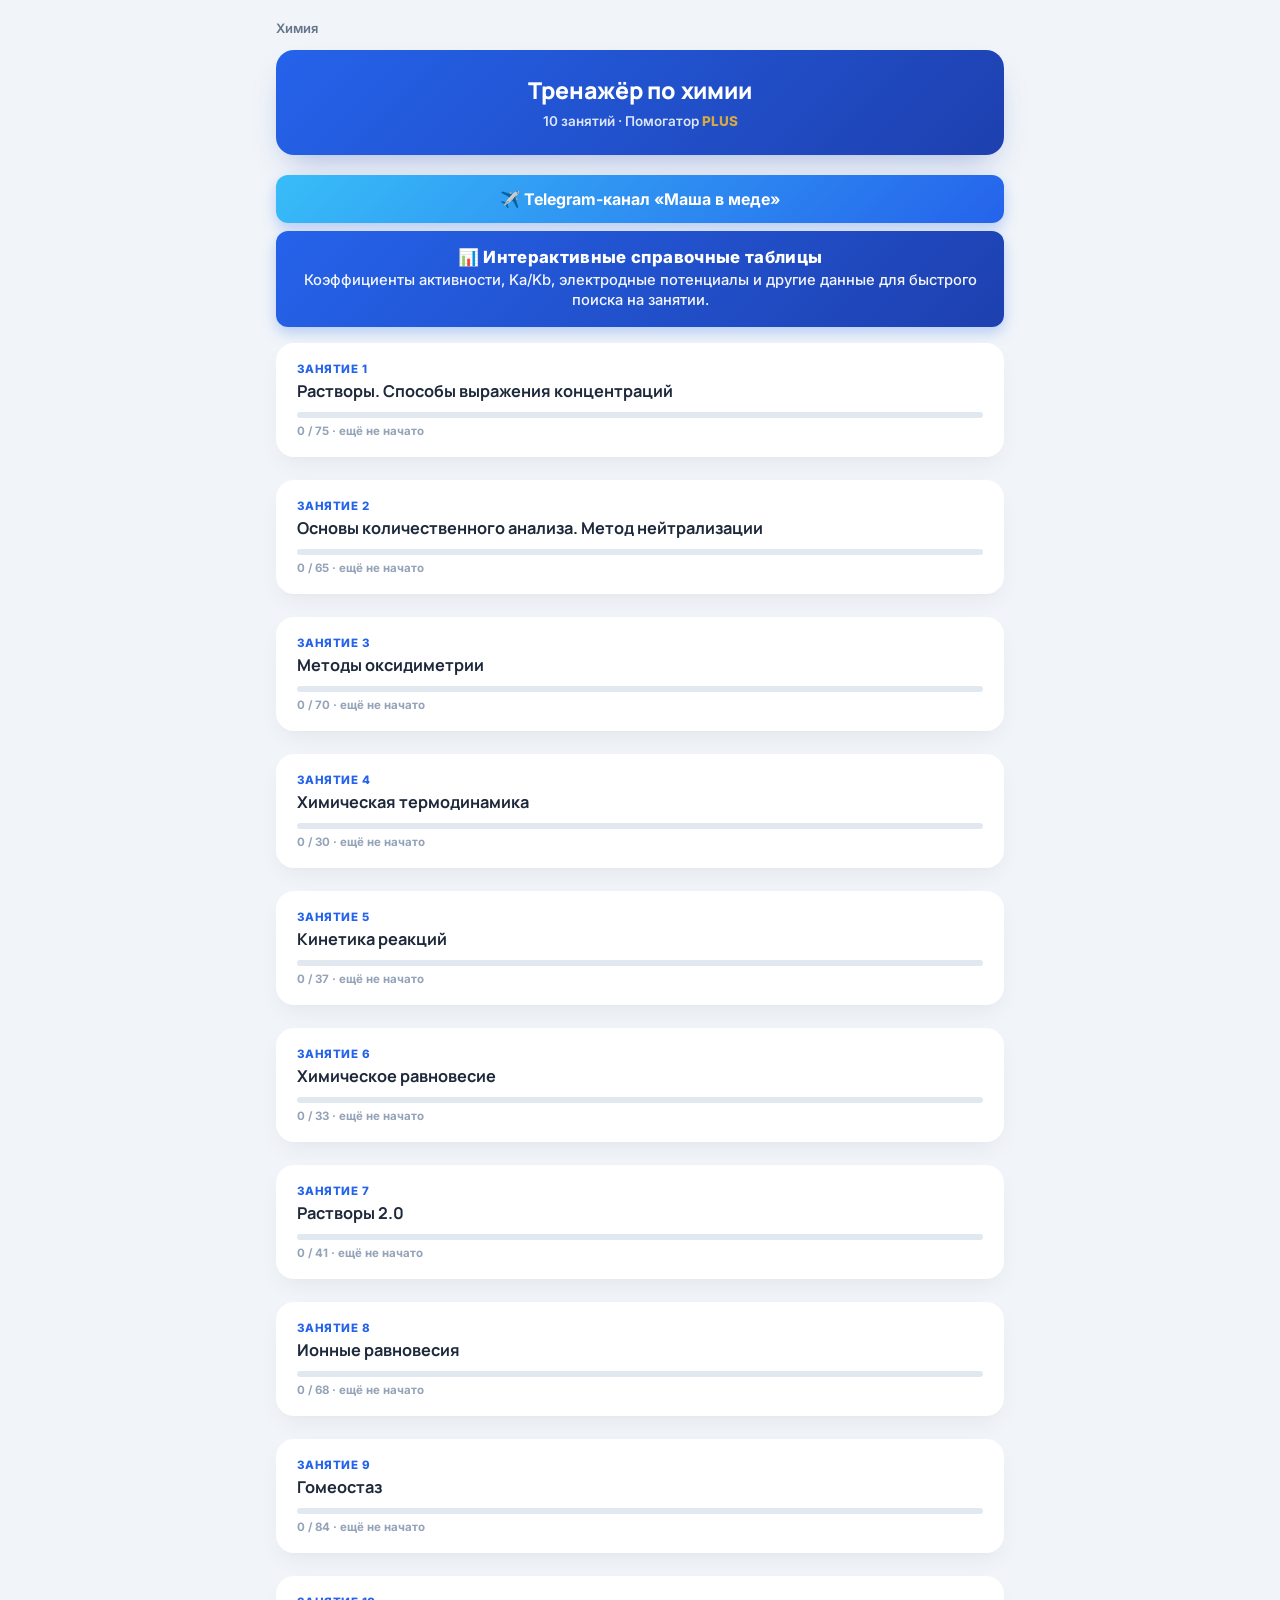
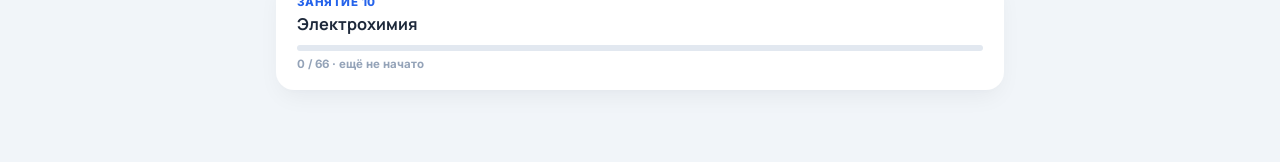
<file: index.html>
<!DOCTYPE html>
<html lang="ru">
<head>
<meta charset="UTF-8" />
<meta name="viewport" content="width=device-width, initial-scale=1.0" />
<title>Химия · Pomogator.med</title>
<link rel="preconnect" href="https://fonts.googleapis.com">
<link href="https://fonts.googleapis.com/css2?family=Manrope:wght@700;800&family=Inter:wght@400;500;600;700&display=swap" rel="stylesheet">
<link rel="stylesheet" href="style.css">
<style>
  html, body {
    -webkit-user-select: none;
    -moz-user-select: none;
    -ms-user-select: none;
    user-select: none;
    -webkit-touch-callout: none;
    -webkit-tap-highlight-color: transparent;
  }
  /* Разрешаем ввод в полях, чтобы не ломать тренажёр */
  input, textarea, [contenteditable="true"] {
    -webkit-user-select: text !important;
    -moz-user-select: text !important;
    -ms-user-select: text !important;
    user-select: text !important;
  }
  /* Запрет drag картинок и ссылок */
  img, a {
    -webkit-user-drag: none;
    user-drag: none;
    pointer-events: auto;
  }
  /* Отключаем выделение через ::selection (визуально) */
  ::selection { background: transparent; }
  ::-moz-selection { background: transparent; }

  /* Карточки занятий — кнопки, а не ссылки: Telegram не показывает
     системное меню «Открыть в браузере» при долгом нажатии. */
  button.lesson-card {
    width: 100%;
    font: inherit;
    color: inherit;
    text-align: left;
    cursor: pointer;
    appearance: none;
    -webkit-appearance: none;
  }
</style>
</head>
<body>
<div id="app">

  <div class="crumb">
    <span>Химия</span>
  </div>

  <div class="header">
    <h1>Тренажёр по химии</h1>
    <div class="subtitle">10 занятий · Помогатор <span class="plus">PLUS</span></div>
  </div>

  <a href="https://t.me/pomogator_pimu" target="_blank" class="tg-btn">✈️ Telegram-канал «Маша в меде»</a>

  <a href="tables.html" class="premium-btn" style="background:linear-gradient(135deg,#2563eb 0%, #1e40af 100%); box-shadow:0 6px 14px rgba(37,99,235,0.28);">
    <div class="premium-title">📊 Интерактивные справочные таблицы</div>
    <div class="premium-desc">Коэффициенты активности, Ka/Kb, электродные потенциалы и другие данные для быстрого поиска на занятии.</div>
  </a>

  <div class="menu-grid" id="lessonList">

    <button type="button" class="lesson-card" data-page="lesson-1.html" data-lesson-id="lesson-1" data-total="75">
      <div class="lc-top">
        <span class="lc-num">Занятие 1</span>
      </div>
      <h3>Растворы. Способы выражения концентраций</h3>
      <div class="lc-progress-bar"><div class="fill" style="width:0%"></div></div>
      <span class="lc-pct">0 / 75 · загрузка…</span>
    </button>

    <button type="button" class="lesson-card" data-page="lesson-2.html" data-lesson-id="lesson-2" data-total="65">
      <div class="lc-top">
        <span class="lc-num">Занятие 2</span>
      </div>
      <h3>Основы количественного анализа. Метод нейтрализации</h3>
      <div class="lc-progress-bar"><div class="fill" style="width:0%"></div></div>
      <span class="lc-pct">0 / 65 · загрузка…</span>
    </button>

    <button type="button" class="lesson-card" data-page="lesson-3.html" data-lesson-id="lesson-3" data-total="70">
      <div class="lc-top">
        <span class="lc-num">Занятие 3</span>
      </div>
      <h3>Методы оксидиметрии</h3>
      <div class="lc-progress-bar"><div class="fill" style="width:0%"></div></div>
      <span class="lc-pct">0 / 70 · загрузка…</span>
    </button>

    <button type="button" class="lesson-card" data-page="lesson-4.html" data-lesson-id="lesson-4" data-total="30">
      <div class="lc-top">
        <span class="lc-num">Занятие 4</span>
      </div>
      <h3>Химическая термодинамика</h3>
      <div class="lc-progress-bar"><div class="fill" style="width:0%"></div></div>
      <span class="lc-pct">0 / 30 · загрузка…</span>
    </button>

    <button type="button" class="lesson-card" data-page="lesson-5.html" data-lesson-id="lesson-5" data-total="37">
      <div class="lc-top">
        <span class="lc-num">Занятие 5</span>
      </div>
      <h3>Кинетика реакций</h3>
      <div class="lc-progress-bar"><div class="fill" style="width:0%"></div></div>
      <span class="lc-pct">0 / 37 · загрузка…</span>
    </button>

    <button type="button" class="lesson-card" data-page="lesson-6.html" data-lesson-id="lesson-6" data-total="33">
      <div class="lc-top">
        <span class="lc-num">Занятие 6</span>
      </div>
      <h3>Химическое равновесие</h3>
      <div class="lc-progress-bar"><div class="fill" style="width:0%"></div></div>
      <span class="lc-pct">0 / 33 · загрузка…</span>
    </button>

    <button type="button" class="lesson-card" data-page="lesson-7.html" data-lesson-id="lesson-7" data-total="41">
      <div class="lc-top">
        <span class="lc-num">Занятие 7</span>
      </div>
      <h3>Растворы 2.0</h3>
      <div class="lc-progress-bar"><div class="fill" style="width:0%"></div></div>
      <span class="lc-pct">0 / 41 · загрузка…</span>
    </button>

    <button type="button" class="lesson-card" data-page="lesson-8.html" data-lesson-id="lesson-8" data-total="68">
      <div class="lc-top">
        <span class="lc-num">Занятие 8</span>
      </div>
      <h3>Ионные равновесия</h3>
      <div class="lc-progress-bar"><div class="fill" style="width:0%"></div></div>
      <span class="lc-pct">0 / 68 · загрузка…</span>
    </button>

    <button type="button" class="lesson-card" data-page="lesson-9.html" data-lesson-id="lesson-9" data-total="84">
      <div class="lc-top">
        <span class="lc-num">Занятие 9</span>
      </div>
      <h3>Гомеостаз</h3>
      <div class="lc-progress-bar"><div class="fill" style="width:0%"></div></div>
      <span class="lc-pct">0 / 84 · загрузка…</span>
    </button>

    <button type="button" class="lesson-card" data-page="lesson-10.html" data-lesson-id="lesson-10" data-total="66">
      <div class="lc-top">
        <span class="lc-num">Занятие 10</span>
      </div>
      <h3>Электрохимия</h3>
      <div class="lc-progress-bar"><div class="fill" style="width:0%"></div></div>
      <span class="lc-pct">0 / 66 · загрузка…</span>
    </button>
  </div>

</div>

<script>
  /* ============================================================
     ЗАЩИТА ОТ КОПИРОВАНИЯ И СКАЧИВАНИЯ
     ============================================================ */
  (function protect() {
    'use strict';

    // 1. Блокируем контекстное меню (ПКМ)
    document.addEventListener('contextmenu', function (e) {
      e.preventDefault();
      return false;
    });

    // 2. Блокируем drag (перетаскивание элементов, ссылок, картинок)
    document.addEventListener('dragstart', function (e) {
      e.preventDefault();
      return false;
    });
    document.addEventListener('drop', function (e) {
      e.preventDefault();
      return false;
    });

    // 3. Блокируем копирование / вырезание / вставку (кроме полей ввода)
    function isEditable(el) {
      if (!el) return false;
      const tag = (el.tagName || '').toLowerCase();
      return tag === 'input' || tag === 'textarea' || el.isContentEditable;
    }
    ['copy', 'cut', 'paste'].forEach(function (evt) {
      document.addEventListener(evt, function (e) {
        if (!isEditable(e.target)) {
          e.preventDefault();
          return false;
        }
      });
    });

    // 4. Блокируем выделение мышью вне полей ввода
    document.addEventListener('selectstart', function (e) {
      if (!isEditable(e.target)) {
        e.preventDefault();
        return false;
      }
    });

    // 5. Блокируем горячие клавиши
    document.addEventListener('keydown', function (e) {
      const k = (e.key || '').toLowerCase();
      const ctrl = e.ctrlKey || e.metaKey;

      // Ctrl/Cmd + C, X, V, A, S, U, P
      if (ctrl && ['c', 'x', 'v', 'a', 's', 'u', 'p'].includes(k)) {
        if (isEditable(e.target) && ['c', 'x', 'v', 'a'].includes(k)) return; // разрешаем в полях
        e.preventDefault();
        return false;
      }
      // Ctrl+Shift+I / J / C — DevTools
      if (ctrl && e.shiftKey && ['i', 'j', 'c'].includes(k)) {
        e.preventDefault();
        return false;
      }
      // F12 — DevTools
      if (k === 'f12') {
        e.preventDefault();
        return false;
      }
      // Ctrl+U — просмотр кода
      if (ctrl && k === 'u') {
        e.preventDefault();
        return false;
      }
      // Ctrl+S — сохранить страницу
      if (ctrl && k === 's') {
        e.preventDefault();
        return false;
      }
    });

    // 6. Каракули при попытке «сохранить картинку» / перетащить
    document.addEventListener('mousedown', function (e) {
      if (e.button === 2) e.preventDefault(); // правая кнопка
    });

    // 7. Дополнительно: сбрасываем clipboard при попытке копирования
    // (страховка на случай, если пользователь обошёл preventDefault)
    document.addEventListener('copy', function (e) {
      if (isEditable(e.target)) return;
      try {
        e.clipboardData.setData('text/plain', 'Копирование запрещено · mashavmede');
        e.preventDefault();
      } catch (err) {}
    });

    // 8. Простейшая детекция открытых DevTools (не блокирует, но можно расширить)
    // Раскомментируйте, если хотите показывать предупреждение.
    /*
    setInterval(function () {
      const wDiff = window.outerWidth - window.innerWidth > 160;
      const hDiff = window.outerHeight - window.innerHeight > 160;
      if (wDiff || hDiff) {
        // document.body.innerHTML = '<div style="padding:40px;font:600 18px Inter,sans-serif">DevTools обнаружены. Закройте их для продолжения.</div>';
      }
    }, 1000);
    */
  })();

  /* Переходы без href: карточки не распознаются Telegram как ссылки. */
  document.querySelectorAll('.lesson-card[data-page]').forEach(function (card) {
    card.addEventListener('click', function () {
      window.location.assign(card.dataset.page);
    });
  });

  /* ============================================================
     ПРОГРЕСС ЗАНЯТИЙ
     ============================================================ */
  const LESSONS = [{"id":"lesson-1","menuKeys":["tasks1","tasks2","tests1","tests2"],"totalItems":75},{"id":"lesson-2","menuKeys":["tasks1","tasks2","tests1","tests2"],"totalItems":65},{"id":"lesson-3","menuKeys":["tasks1_1","tasks1_2","tasks1_3","tasks2","tasks3","tasks4_8","tests1","tests2"],"totalItems":70},{"id":"lesson-4","menuKeys":["tasks1","tasks2","tests1","tests2"],"totalItems":30},{"id":"lesson-5","menuKeys":["tasks1","tasks2","tasks3","tests1","tests2","tests3"],"totalItems":37},{"id":"lesson-6","menuKeys":["tasks1","tasks2","tests1","tests2"],"totalItems":33},{"id":"lesson-7","menuKeys":["tasks1","tasks2","tasks3","tests1","tests2"],"totalItems":41},{"id":"lesson-8","menuKeys":["questions","tasks1","tasks2","tests1","tests2"],"totalItems":68},{"id":"lesson-9","menuKeys":["questions","tasks1","tasks2","tasks3","tests1","tests2","tests3"],"totalItems":84},{"id":"lesson-10","menuKeys":["questions","tasks","tests1","tests2"],"totalItems":66}];
  function readProgress(lessonId) {
    try { return JSON.parse(localStorage.getItem('pomogator:chem:' + lessonId)) || {}; }
    catch (e) { return {}; }
  }
  LESSONS.forEach(l => {
    const p = readProgress(l.id);
    let answered = 0;
    l.menuKeys.forEach(key => { if (p[key]) answered += Object.keys(p[key]).length; });
    const pct = l.totalItems ? Math.round(100 * answered / l.totalItems) : 0;
    const card = document.querySelector('[data-lesson-id="' + l.id + '"]');
    if (!card) return;
    card.querySelector('.fill').style.width = pct + '%';
    const label = answered === 0 ? 'ещё не начато' : (pct >= 100 ? 'пройдено' : pct + '%');
    card.querySelector('.lc-pct').textContent = answered + ' / ' + l.totalItems + ' · ' + label;
  });
</script>
</body>
</html>
</file>
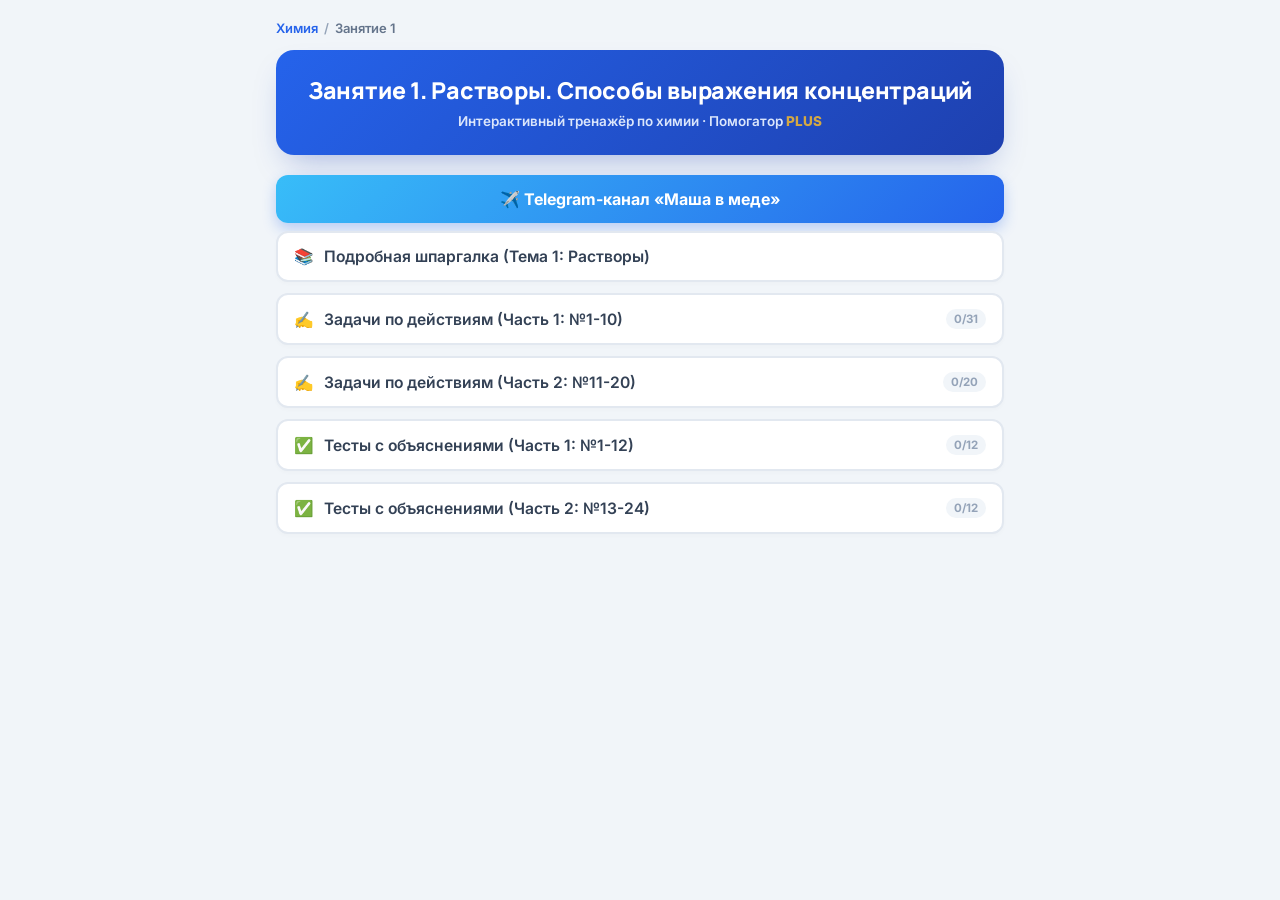
<file: lesson-1.html>
<!DOCTYPE html>
<html lang="ru">
<head>
<meta charset="UTF-8" />
<meta name="viewport" content="width=device-width, initial-scale=1.0" />
<title>Занятие 1. Растворы. Способы выражения концентраций · Химия · Pomogator.med</title>
<link rel="preconnect" href="https://fonts.googleapis.com">
<link href="https://fonts.googleapis.com/css2?family=Manrope:wght@700;800&family=Inter:wght@400;500;600;700&display=swap" rel="stylesheet">
<link rel="stylesheet" href="style.css">
<style>
  /* === Защита от копирования / выделения === */
  html, body {
    -webkit-user-select: none;
    -moz-user-select: none;
    -ms-user-select: none;
    user-select: none;
    -webkit-touch-callout: none;
    -webkit-tap-highlight-color: transparent;
  }
  input, textarea, [contenteditable="true"] {
    -webkit-user-select: text !important;
    -moz-user-select: text !important;
    -ms-user-select: text !important;
    user-select: text !important;
  }
  img, a { -webkit-user-drag: none; user-drag: none; }
  ::selection { background: transparent; }
  ::-moz-selection { background: transparent; }
</style>
</head>
<body>
<div id="app">

  <div class="crumb">
    <a href="index.html">Химия</a><span class="sep">/</span><span>Занятие 1</span>
  </div>

  <div class="header">
    <h1 id="lessonTitle">Занятие 1. Растворы. Способы выражения концентраций</h1>
    <div class="subtitle">Интерактивный тренажёр по химии · Помогатор <span class="plus">PLUS</span></div>
  </div>

  <div id="menu" class="view active">
    <a href="https://t.me/pomogator_pimu" target="_blank" class="tg-btn">✈️ Telegram-канал «Маша в меде»</a>

    <div class="menu-grid" id="menuGrid"></div>

    <button class="btn" id="mistakesBtn" style="display:none; margin-top:4px; border-color:#fca5a5;" onclick="show('mistakes')">
      <span class="btn-label"><span>🔁</span><span>Повторить ошибки</span></span>
      <span class="btn-progress has-errors"></span>
    </button>
  </div>

  <div id="content" class="view">
    <button class="btn btn-back" onclick="show('menu')">⬅ Вернуться в меню занятия</button>
    <div id="content-body"></div>
  </div>

</div>

<!-- ============================================================
     ЗАЩИТА ОТ КОПИРОВАНИЯ / СКАЧИВАНИЯ / DEVTOOLS
     ============================================================ -->
<script>
(function protect() {
  'use strict';

  function isEditable(el) {
    if (!el) return false;
    const tag = (el.tagName || '').toLowerCase();
    return tag === 'input' || tag === 'textarea' || el.isContentEditable;
  }

  // 1. ПКМ
  document.addEventListener('contextmenu', e => { e.preventDefault(); return false; });

  // 2. Drag & drop
  document.addEventListener('dragstart', e => { e.preventDefault(); return false; });
  document.addEventListener('drop',      e => { e.preventDefault(); return false; });

  // 3. Копирование / вырезание / вставка
  ['copy', 'cut', 'paste'].forEach(evt => {
    document.addEventListener(evt, e => {
      if (!isEditable(e.target)) { e.preventDefault(); return false; }
    });
  });

  // 4. Выделение мышью вне полей ввода
  document.addEventListener('selectstart', e => {
    if (!isEditable(e.target)) { e.preventDefault(); return false; }
  });

  // 5. Горячие клавиши
  document.addEventListener('keydown', e => {
    const k = (e.key || '').toLowerCase();
    const ctrl = e.ctrlKey || e.metaKey;

    // Ctrl/Cmd + C, X, V, A — только в полях ввода
    if (ctrl && ['c', 'x', 'v', 'a'].includes(k)) {
      if (isEditable(e.target)) return;
      e.preventDefault(); return false;
    }
    // Ctrl/Cmd + S, U, P
    if (ctrl && ['s', 'u', 'p'].includes(k)) { e.preventDefault(); return false; }
    // Ctrl/Cmd + Shift + I / J / C — DevTools
    if (ctrl && e.shiftKey && ['i', 'j', 'c'].includes(k)) { e.preventDefault(); return false; }
    // F12
    if (k === 'f12') { e.preventDefault(); return false; }
  });

  // 6. Правая кнопка мыши
  document.addEventListener('mousedown', e => {
    if (e.button === 2) e.preventDefault();
  });

  // 7. Подмена содержимого буфера при копировании
  document.addEventListener('copy', e => {
    if (isEditable(e.target)) return;
    try {
      e.clipboardData.setData('text/plain', 'Копирование запрещено · Pomogator.med');
      e.preventDefault();
    } catch (err) {}
  });

  // 8. Простейшая детекция DevTools (закомментировано — включите при необходимости)
  /*
  setInterval(() => {
    const wDiff = window.outerWidth  - window.innerWidth  > 160;
    const hDiff = window.outerHeight - window.innerHeight > 160;
    if (wDiff || hDiff) {
      document.body.innerHTML =
        '<div style="padding:40px;font:600 18px Inter,sans-serif;text-align:center">' +
        'DevTools обнаружены. Закройте их, чтобы продолжить.<\/div>';
    }
  }, 1000);
  */
})();
</script>

<script>
const LESSON = {
  id: "lesson-1",
  number: 1,
  title: "Занятие 1. Растворы. Способы выражения концентраций",
  menu: [{"key":"cheat","type":"cheat","icon":"📚","label":"Подробная шпаргалка (Тема 1: Растворы)"},{"key":"tasks1","type":"tasks","icon":"✍️","label":"Задачи по действиям (Часть 1: №1-10)"},{"key":"tasks2","type":"tasks","icon":"✍️","label":"Задачи по действиям (Часть 2: №11-20)"},{"key":"tests1","type":"tests","icon":"✅","label":"Тесты с объяснениями (Часть 1: №1-12)"},{"key":"tests2","type":"tests","icon":"✅","label":"Тесты с объяснениями (Часть 2: №13-24)"}]
};
const data = {"cheat":"\n<div class=\"content-box cheat-sheet\" style=\"border-left:none; padding: 0;\">\n    <div style=\"text-align:center; background: linear-gradient(135deg, #0f766e 0%, #115e59 100%); color: white; padding: 15px; border-radius: 12px 12px 0 0;\">\n        <h2 style=\"margin:0; font-size:1.4rem; letter-spacing: 0.5px;\">🌟 МЕГА-ШПАРГАЛКА: ТЕМА 1</h2>\n        <div style=\"font-size:1.05rem; opacity: 0.9; margin-top: 5px;\">Растворы и способы выражения концентраций</div>\n    </div>\n\n    <!-- ТЕОРЕТИЧЕСКАЯ БАЗА -->\n    <div style=\"background: #f0fdf4; padding: 20px; border-radius: 0 0 12px 12px; margin-bottom: 20px; border: 2px solid #0f766e; border-top: none;\">\n        <strong style=\"color:#115e59; font-size:1.2rem;\">📌 1. Важнейшие теоретические понятия</strong><br>\n        <ul style=\"margin-top:10px; margin-bottom:0; padding-left: 20px; line-height: 1.6;\">\n            <li><b>Истинные растворы</b> являются гомогенными (однородными) равновесными системами, которые содержат растворитель, растворенное вещество и продукты их взаимодействия.</li>\n            <li>Размер частиц в истинных растворах крайне мал и составляет <b>10<sup>-10</sup> – 10<sup>-9</sup> м</b>.</li>\n            <li><b>Коллоидные растворы</b> представляют собой гетерогенные (неоднородные) системы, где размер частиц крупнее: <b>10<sup>-9</sup> – 10<sup>-6</sup> м</b>.</li>\n            <li><b>Концентрация</b> отражает количественное содержание растворенного компонента в определенном объеме или массе всего раствора (либо чистого растворителя).</li>\n            <li>Для безразмерных величин корректно применять термин <b>«доли»</b> (например, массовая или объемная доля), а для размерных величин — <b>«концентрация»</b> (например, молярная).</li>\n        </ul>\n    </div>\n\n    <!-- ЭКВИВАЛЕНТ -->\n    <div style=\"background: #f8fafc; padding: 20px; border-radius: 12px; margin-bottom: 20px; border-left: 5px solid #334155; box-shadow: 0 2px 4px rgba(0,0,0,0.05);\">\n        <strong style=\"color:#0f172a; font-size:1.2rem;\">⚖️ 2. Эквивалент и фактор эквивалентности (f<sub>экв</sub>)</strong><br>\n        <p style=\"margin-top:5px;\"><b>Эквивалент</b> — это условная или реальная частица, равноценная в кислотно-основных взаимодействиях одному протону (иону водорода), а в окислительно-восстановительных процессах — одному отданному или принятому электрону.</p>\n        \n        <div class=\"formula\" style=\"border: 1px dashed #94a3b8; color: #334155; display: block; text-align: center; font-size: 1.2rem; padding: 10px; border-radius: 8px; margin-top: 10px; margin-bottom: 10px; font-weight: bold; background: white;\">\n            Молярная масса эквивалента: M<sub>экв</sub> = f<sub>экв</sub> &middot; M (г/моль)\n        </div>\n        \n        <p style=\"margin-bottom: 5px;\"><b>Как рассчитать фактор эквивалентности (f<sub>экв</sub> = 1/z):</b></p>\n        <table class=\"styled-table\" style=\"width: 100%; border-collapse: collapse; background: white; margin-top: 10px;\">\n            <tr style=\"background: #e2e8f0;\">\n                <th style=\"padding: 10px; border: 1px solid #cbd5e1; text-align: center;\">Класс соединений</th>\n                <th style=\"padding: 10px; border: 1px solid #cbd5e1; text-align: center;\">Правило для расчета числа (z)</th>\n                <th style=\"padding: 10px; border: 1px solid #cbd5e1; text-align: center;\">Примеры</th>\n            </tr>\n            <tr>\n                <td style=\"padding: 10px; border: 1px solid #cbd5e1; text-align: center;\"><b>Кислоты</b></td>\n                <td style=\"padding: 10px; border: 1px solid #cbd5e1; text-align: center;\">z = основность (число замещаемых ионов H<sup>+</sup>)</td>\n                <td style=\"padding: 10px; border: 1px solid #cbd5e1; text-align: left;\">\n                    • HCl: z=1 &rarr; <b>f<sub>экв</sub> = 1</b><br>\n                    • H<sub>2</sub>SO<sub>4</sub>: z=2 &rarr; <b>f<sub>экв</sub> = 1/2</b>\n                </td>\n            </tr>\n            <tr>\n                <td style=\"padding: 10px; border: 1px solid #cbd5e1; text-align: center;\"><b>Основания</b></td>\n                <td style=\"padding: 10px; border: 1px solid #cbd5e1; text-align: center;\">z = кислотность (число замещаемых групп OH<sup>-</sup>)</td>\n                <td style=\"padding: 10px; border: 1px solid #cbd5e1; text-align: left;\">\n                    • NaOH: z=1 &rarr; <b>f<sub>экв</sub> = 1</b><br>\n                    • Ca(OH)<sub>2</sub>: z=2 &rarr; <b>f<sub>экв</sub> = 1/2</b>\n                </td>\n            </tr>\n            <tr>\n                <td style=\"padding: 10px; border: 1px solid #cbd5e1; text-align: center;\"><b>Соли</b></td>\n                <td style=\"padding: 10px; border: 1px solid #cbd5e1; text-align: center;\">z = число атомов металла &times; валентность металла</td>\n                <td style=\"padding: 10px; border: 1px solid #cbd5e1; text-align: left;\">\n                    • KCl: z = 1&times;1=1 &rarr; <b>f<sub>экв</sub> = 1</b><br>\n                    • FeCl<sub>3</sub>: z = 1&times;3=3 &rarr; <b>f<sub>экв</sub> = 1/3</b><br>\n                    • Al<sub>2</sub>(SO<sub>4</sub>)<sub>3</sub>: z = 2&times;3=6 &rarr; <b>f<sub>экв</sub> = 1/6</b>\n                </td>\n            </tr>\n        </table>\n    </div>\n\n    <!-- КОНЦЕНТРАЦИИ И ФОРМУЛЫ -->\n    <div style=\"background: #fffbeb; padding: 20px; border-radius: 12px; margin-bottom: 20px; border-left: 5px solid #d97706; box-shadow: 0 2px 4px rgba(0,0,0,0.05);\">\n        <strong style=\"color:#b45309; font-size:1.2rem;\">📊 3. Выражение концентрации растворов</strong><br>\n        <p style=\"margin-top:5px; margin-bottom: 10px;\"><i>Важно понимать физический смысл каждой величины — это поможет безошибочно решать тесты!</i></p>\n        <div style=\"overflow-x: auto;\">\n            <table class=\"styled-table\" style=\"width: 100%; border-collapse: collapse; background: white;\">\n                <tr style=\"background: #fde68a;\">\n                    <th style=\"padding: 10px; border: 1px solid #d97706; text-align: center;\">Показатель и Единицы</th>\n                    <th style=\"padding: 10px; border: 1px solid #d97706; text-align: center;\">Формула для расчета</th>\n                    <th style=\"padding: 10px; border: 1px solid #d97706; text-align: center;\">Физический смысл</th>\n                </tr>\n                <tr>\n                    <td style=\"padding: 10px; border: 1px solid #cbd5e1; text-align: center;\"><b>Массовая доля (&omega;)</b><br><span style=\"color:#be123c; font-weight:bold;\">%</span> (или доли)</td>\n                    <td style=\"padding: 10px; border: 1px solid #cbd5e1; font-family: monospace; font-size: 1.1rem; text-align: center;\">&omega; = m(в-ва) / m(р-ра)</td>\n                    <td style=\"padding: 10px; border: 1px solid #cbd5e1; text-align: left;\">Масса растворенного вещества, приходящаяся на <b>100 г раствора</b>.</td>\n                </tr>\n                <tr>\n                    <td style=\"padding: 10px; border: 1px solid #cbd5e1; text-align: center;\"><b>Молярность (C)</b><br><span style=\"color:#be123c; font-weight:bold;\">моль/л</span> (или М)</td>\n                    <td style=\"padding: 10px; border: 1px solid #cbd5e1; font-family: monospace; font-size: 1.1rem; text-align: center;\">C = n(в-ва) / V(р-ра)</td>\n                    <td style=\"padding: 10px; border: 1px solid #cbd5e1; text-align: left;\">Число <b>молей</b> растворенного вещества, содержащихся в <b>1 л (1000 мл) раствора</b>.</td>\n                </tr>\n                <tr>\n                    <td style=\"padding: 10px; border: 1px solid #cbd5e1; text-align: center;\"><b>Нормальность (C<sub>экв</sub>)</b><br><span style=\"color:#be123c; font-weight:bold;\">моль/л</span> (или н.)</td>\n                    <td style=\"padding: 10px; border: 1px solid #cbd5e1; font-family: monospace; font-size: 1.1rem; text-align: center;\">C<sub>экв</sub> = m / (M<sub>экв</sub> &middot; V)</td>\n                    <td style=\"padding: 10px; border: 1px solid #cbd5e1; text-align: left;\">Число <b>эквивалентов</b> вещества, находящихся в <b>1 л раствора</b>.</td>\n                </tr>\n                <tr>\n                    <td style=\"padding: 10px; border: 1px solid #cbd5e1; text-align: center;\"><b>Титр (T)</b><br><span style=\"color:#be123c; font-weight:bold;\">г/мл</span> (строго)</td>\n                    <td style=\"padding: 10px; border: 1px solid #cbd5e1; font-family: monospace; font-size: 1.1rem; text-align: center;\">T = m(в-ва) / V(р-ра)</td>\n                    <td style=\"padding: 10px; border: 1px solid #cbd5e1; text-align: left;\">Количество <b>граммов</b> вещества, растворенных в <b>1 мл раствора</b>.</td>\n                </tr>\n                <tr>\n                    <td style=\"padding: 10px; border: 1px solid #cbd5e1; text-align: center;\"><b>Моляльность (C<sub>m</sub>)</b><br><span style=\"color:#be123c; font-weight:bold;\">моль/кг</span></td>\n                    <td style=\"padding: 10px; border: 1px solid #cbd5e1; font-family: monospace; font-size: 1.1rem; text-align: center;\">C<sub>m</sub> = n(в-ва) / m(р-рителя)</td>\n                    <td style=\"padding: 10px; border: 1px solid #cbd5e1; text-align: left;\">Число молей вещества, приходящихся на <b>1 кг (1000 г) чистого растворителя</b>.</td>\n                </tr>\n            </table>\n        </div>\n    </div>\n\n    <!-- ЛАЙФХАКИ И ФОРМУЛЫ ПЕРЕХОДА -->\n    <div style=\"background: #e0f2fe; padding: 20px; border-radius: 12px; border-left: 5px solid #0284c7; box-shadow: 0 2px 4px rgba(0,0,0,0.05);\">\n        <strong style=\"color:#0369a1; font-size:1.2rem;\">💡 4. Лайфхаки для решения задач (Формулы перехода)</strong><br>\n        \n        <p style=\"margin-top: 10px;\"><b>1. Взаимосвязь титра и нормальности:</b></p>\n        <div class=\"formula\" style=\"border: 1px dashed #38bdf8; color: #0284c7; display: inline-block; padding: 10px 15px; border-radius: 8px; font-family: monospace; font-size: 1.15rem; font-weight: bold; background: white;\">\n            T = (C<sub>экв</sub> &middot; M<sub>экв</sub>) / 1000\n        </div>\n        <p style=\"font-size: 0.95rem; color: #334155; margin-top: 5px; margin-bottom: 15px;\"><i>Здесь число 1000 выступает коэффициентом перевода литров в миллилитры.</i></p>\n\n        <p><b>2. Быстрый перевод массовой доли (&omega;, %) в молярность (C):</b></p>\n        <p style=\"font-size: 0.95rem; line-height: 1.6; margin-top: 5px; color: #1e293b;\">\n            Если даны плотность (&rho;, г/мл) и концентрация в процентах (&omega;):<br>\n            • Масса раствора принимается за 100 г, масса вещества в нем = &omega; г.<br>\n            • Объем рассчитывается через плотность: V = 100 / &rho; (получаем мл, затем переводим в литры).<br>\n            • Количество вещества: n = m / M.<br>\n            • Итоговая молярность: C = n / V.<br>\n            <i>Готовая быстрая формула: <b>C = (&omega;(%) &middot; &rho; &middot; 10) / M</b></i>\n        </p>\n\n        <p><b>3. Взаимосвязь нормальности и молярности:</b></p>\n        <div class=\"formula\" style=\"border: 1px dashed #38bdf8; color: #0284c7; display: inline-block; padding: 10px 15px; border-radius: 8px; font-family: monospace; font-size: 1.15rem; font-weight: bold; background: white;\">\n            C<sub>экв</sub> = C &middot; z\n        </div>\n        <p style=\"font-size: 0.95rem; color: #334155; margin-top: 5px; margin-bottom: 0;\"><i>Где z — число из фактора эквивалентности. Например, для серной кислоты H<sub>2</sub>SO<sub>4</sub> (z=2) нормальность всегда будет в два раза больше ее молярности.</i></p>\n    </div>\n</div>\n    ","tasks1":[{"title":"Задача 1","desc":"Рассчитайте массы сульфата цинка и воды, необходимые для приготовления 25 мл 0,5%-ного раствора (ρ = 1,02 г/мл).","steps":[{"q":"Действие 1: Рассчитайте общую массу раствора (в граммах).","a":25.5,"sol":"Используем формулу массы через объем и плотность: <b>m(р-ра) = V · ρ</b><br>m(р-ра) = 25 мл · 1,02 г/мл = 25,5 г."},{"q":"Действие 2: Найдите массу сульфата цинка (г).","a":0.1275,"sol":"Используем формулу массовой доли: <b>m(в-ва) = m(р-ра) · ω</b><br>Переводим проценты в доли: 0,5% = 0,005.<br>m(ZnSO₄) = 25,5 г · 0,005 = 0,1275 г."},{"q":"Действие 3: Найдите массу необходимой воды (г).","a":25.37,"sol":"Масса воды — это разность массы раствора и массы соли: <b>m(воды) = m(р-ра) - m(в-ва)</b><br>m(воды) = 25,5 г - 0,1275 г = 25,3725 г (округляем до 25,37)."}]},{"title":"Задача 2","desc":"Как приготовить 200 г 5%-ного раствора глюкозы, исходя из 15%-ного раствора?","steps":[{"q":"Действие 1: Какая масса чистой глюкозы (г) нужна для приготовления 200 г 5%-ного раствора?","a":10,"sol":"Используем формулу: <b>m(глюкозы) = m(р-ра) · ω</b><br>m = 200 г · 0,05 = 10 г чистой глюкозы."},{"q":"Действие 2: Какую массу 15%-ного раствора (г) нужно взять, чтобы в ней содержалось эти 10 г глюкозы?","a":66.67,"sol":"Выражаем массу раствора из формулы массовой доли: <b>m(исх.р-ра) = m(в-ва) / ω_исх</b><br>m(15% р-ра) = 10 г / 0,15 = 66,67 г."}]},{"title":"Задача 3","desc":"Как приготовить 200 мл 40%-ного раствора спирта (ρ = 0,9532 г/мл) из 96%-ного раствора (ρ = 0,8014 г/мл)?","steps":[{"q":"Действие 1: Рассчитайте массу нужного 40%-ного раствора (г).","a":190.64,"sol":"<b>m(р-ра) = V · ρ</b><br>m(40% р-ра) = 200 мл · 0,9532 г/мл = 190,64 г."},{"q":"Действие 2: Рассчитайте массу чистого безводного спирта в этом растворе (г).","a":76.26,"sol":"<b>m(спирта) = m(р-ра) · ω</b><br>m(спирта) = 190,64 г · 0,40 = 76,256 г."},{"q":"Действие 3: Рассчитайте массу 96%-ного раствора (г), содержащего эту массу спирта.","a":79.43,"sol":"<b>m(исх.р-ра) = m(в-ва) / ω_исх</b><br>m(96% р-ра) = 76,256 г / 0,96 = 79,43 г."},{"q":"Действие 4: Рассчитайте необходимый объем 96%-ного раствора (мл).","a":99.1,"sol":"<b>V = m / ρ</b><br>V(96% р-ра) = 79,43 г / 0,8014 г/мл = 99,1 мл."}]},{"title":"Задача 4","desc":"Найти массу воды и медного купороса CuSO₄·5Н₂О для приготовления 500 мл 8%-ного раствора CuSO₄ (ρ = 1,085 г/мл). Молярные массы: M(CuSO₄)=160, M(CuSO₄·5H₂O)=250.","steps":[{"q":"Действие 1: Рассчитайте массу нужного 8%-ного раствора (г).","a":542.5,"sol":"<b>m(р-ра) = V · ρ</b><br>m(р-ра) = 500 · 1,085 = 542,5 г."},{"q":"Действие 2: Рассчитайте массу безводной соли CuSO₄ в растворе (г).","a":43.4,"sol":"<b>m(CuSO₄) = m(р-ра) · ω</b><br>m(CuSO₄) = 542,5 · 0,08 = 43,4 г."},{"q":"Действие 3: Вычислите массу кристаллогидрата CuSO₄·5H₂O (г), которую нужно взвесить.","a":67.8,"sol":"Составляем пропорцию через молярные массы: в 250 г купороса содержится 160 г соли.<br><b>m(купороса) = m(соли) · M(купороса) / M(соли)</b><br>m(купороса) = 43,4 · 250 / 160 = 67,8 г."},{"q":"Действие 4: Вычислите массу добавленной воды (г).","a":474.7,"sol":"<b>m(воды) = m(всего раствора) - m(кристаллогидрата)</b><br>m(воды) = 542,5 - 67,8 = 474,7 г."}]},{"title":"Задача 5","desc":"Какую массу AgNO₃ надо растворить в 500 г Н₂О для получения 0,05%-ного раствора?","steps":[{"q":"Действие 1: Найдите необходимую массу AgNO₃ (в граммах).","a":0.25,"sol":"Формула: <b>ω = m(в-ва) / (m(в-ва) + m(воды))</b><br>0,0005 = m / (m + 500).<br>Решаем уравнение: 0,0005m + 0,25 = m → 0,9995m = 0,25 → m ≈ 0,25 г."}]},{"title":"Задача 6","desc":"Найти массу воды и горькой соли MgSO₄·7Н₂О для приготовления 250 мл 5%-ного раствора MgSO₄ (ρ = 1,03 г/мл). M(MgSO₄)=120, M(крист.)=246.","steps":[{"q":"Действие 1: Рассчитайте массу раствора (г).","a":257.5,"sol":"<b>m = V · ρ</b><br>m = 250 · 1,03 = 257,5 г."},{"q":"Действие 2: Рассчитайте массу безводного MgSO₄ (г).","a":12.88,"sol":"<b>m(в-ва) = m(р-ра) · ω</b><br>m = 257,5 · 0,05 = 12,875 г (округляем до 12,88)."},{"q":"Действие 3: Найдите массу кристаллогидрата (г).","a":26.4,"sol":"<b>m(крист) = m(соли) · M(крист) / M(соли)</b><br>m(крист) = 12,875 · 246 / 120 = 26,39 г (округляем до 26,4)."},{"q":"Действие 4: Найдите массу воды (г).","a":231.1,"sol":"<b>m(воды) = m(раствора) - m(кристаллогидрата)</b><br>m(воды) = 257,5 - 26,4 = 231,1 г."}]},{"title":"Задача 7","desc":"Какой объем 55%-ного раствора H₂SO₄ (ρ = 1,45 г/мл) потребуется для приготовления 1500 мл 0,1 н. раствора?","steps":[{"q":"Действие 1: Найдите эквивалентную массу H₂SO₄ (г/моль-экв).","a":49,"sol":"Для H₂SO₄ фактор эквивалентности f=1/2 (двухосновная).<br><b>M_экв = M / 2</b> = 98 / 2 = 49 г/моль-экв."},{"q":"Действие 2: Рассчитайте массу H₂SO₄ (г), необходимую для 1,5 л 0,1 н. раствора.","a":7.35,"sol":"Используем формулу нормальности: <b>Сн = m / (M_экв · V)</b> → <b>m = Сн · M_экв · V(л)</b><br>m = 0,1 · 49 · 1,5 = 7,35 г."},{"q":"Действие 3: Рассчитайте массу 55%-ного раствора кислоты (г).","a":13.36,"sol":"<b>m(р-ра) = m(кислоты) / ω</b><br>m(р-ра) = 7,35 / 0,55 = 13,36 г."},{"q":"Действие 4: Найдите необходимый объем этого раствора (мл).","a":9.21,"sol":"<b>V = m(р-ра) / ρ</b><br>V = 13,36 / 1,45 = 9,21 мл."}]},{"title":"Задача 8","desc":"Какой объем 70%-ного раствора СH₃СОOН (ρ = 1,68 г/мл) потребуется для приготовления 500 мл 0,3 н. раствора?","steps":[{"q":"Действие 1: Найдите массу чистой уксусной кислоты (г) для требуемого раствора.","a":9,"sol":"Уксусная кислота одноосновна, M_экв = M = 60 г/моль.<br><b>m = Сн · M_экв · V(л)</b><br>m = 0,3 · 60 · 0,5 = 9 г."},{"q":"Действие 2: Найдите объем 70%-ного раствора (мл).","a":7.65,"sol":"Сначала масса раствора: <b>m(р-ра) = m(в-ва) / ω</b> = 9 / 0,7 = 12,86 г.<br>Затем объем: <b>V = m(р-ра) / ρ</b> = 12,86 / 1,68 = 7,65 мл."}]},{"title":"Задача 9","desc":"Сколько граммов Na₂SO₄·10H₂O (M=322) потребуется для приготовления 200 мл 10%-ного раствора Na₂SO₄ (ρ = 1,09 г/см³)? M(Na₂SO₄)=142.","steps":[{"q":"Действие 1: Найдите массу безводной соли в растворе (г).","a":21.8,"sol":"Масса раствора: m = 200 · 1,09 = 218 г.<br>Масса безводной соли: <b>m(соли) = 218 · 0,10 = 21,8 г.</b>"},{"q":"Действие 2: Найдите массу кристаллогидрата (г).","a":49.4,"sol":"<b>m(крист) = m(соли) · M(крист) / M(соли)</b><br>m(крист) = 21,8 · 322 / 142 = 49,44 г (округляем до 49,4)."},{"q":"Действие 3: Рассчитайте молярность полученного раствора (моль/л).","a":0.77,"sol":"<b>C = m / (M · V)</b><br>C = 21,8 / (142 · 0,2) = 0,768 моль/л (округляем до 0,77)."},{"q":"Действие 4: Рассчитайте нормальность раствора (моль-экв/л).","a":1.54,"sol":"Для Na₂SO₄ z = 2 (два иона Na+). <b>Сн = С · z</b><br>Сн = 0,768 · 2 = 1,536 (округляем до 1,54)."}]},{"title":"Задача 10","desc":"Сколько граммов NaCl потребуется для приготовления 100 мл 0,2 M раствора? Определить моляльную концентрацию (ρ ≈ 1,0 г/см³).","steps":[{"q":"Действие 1: Найдите массу NaCl (г).","a":1.17,"sol":"<b>m = C · M · V(л)</b><br>M(NaCl) = 58,5 г/моль.<br>m = 0,2 · 58,5 · 0,1 = 1,17 г."},{"q":"Действие 2: Найдите массу воды в растворе (в килограммах).","a":0.0988,"sol":"Масса раствора (ρ=1,0) равна 100 г.<br><b>m(воды) = m(р-ра) - m(соли)</b> = 100 - 1,17 = 98,83 г = 0,09883 кг."},{"q":"Действие 3: Рассчитайте моляльность раствора (моль/кг).","a":0.202,"sol":"<b>Cm = n / m(растворителя в кг)</b><br>n = 0,2 моль/л · 0,1 л = 0,02 моль.<br>Cm = 0,02 / 0,09883 = 0,202 моль/кг."}]}],"tasks2":[{"title":"Задача 11","desc":"Сколько граммов 20%-ного раствора KCl (ρ = 1,12) потребуется для приготовления 200 мл 5%-ного раствора (ρ = 1,05)?","steps":[{"q":"Действие 1: Найдите массу чистого KCl, необходимого для 5%-ного раствора (г).","a":10.5,"sol":"Масса 5% раствора: m = 200 · 1,05 = 210 г.<br>Масса KCl: <b>m(в-ва) = 210 · 0,05 = 10,5 г.</b>"},{"q":"Действие 2: Найдите необходимую массу 20%-ного раствора (г).","a":52.5,"sol":"<b>m(р-ра) = m(в-ва) / ω</b><br>m(20% р-ра) = 10,5 / 0,20 = 52,5 г."}]},{"title":"Задача 12","desc":"Навеску 2,1345 г сульфата алюминия (M=342) растворили в мерной колбе на 200 мл. Определить молярность и нормальность.","steps":[{"q":"Действие 1: Рассчитайте молярность (С, моль/л).","a":0.0312,"sol":"<b>C = m / (M · V)</b><br>C = 2,1345 / (342 · 0,2) = 0,0312 моль/л."},{"q":"Действие 2: Рассчитайте нормальность (Сн, моль-экв/л).","a":0.187,"sol":"Для Al₂(SO₄)₃ фактор z = 2 атома Al × валентность 3 = 6.<br><b>Сн = С · z</b><br>Сн = 0,0312 · 6 = 0,1872 моль-экв/л."}]},{"title":"Задача 13","desc":"Навеску 0,8575 г щавелевой кислоты Н₂С₂О₄∙2Н₂О (M=126) растворили в колбе на 250 мл. Определить молярность и нормальность.","steps":[{"q":"Действие 1: Рассчитайте молярность (моль/л).","a":0.0272,"sol":"<b>C = m / (M · V)</b><br>C = 0,8575 / (126 · 0,25) = 0,0272 моль/л."},{"q":"Действие 2: Рассчитайте нормальность (моль-экв/л).","a":0.0544,"sol":"Щавелевая кислота двухосновна (z = 2).<br><b>Сн = С · z</b><br>Сн = 0,0272 · 2 = 0,0544 моль-экв/л."}]},{"title":"Задача 14","desc":"Какой объём 80%-ного раствора серной кислоты (ρ = 1,732 г/мл) потребуется для приготовления 200 мл раствора с нормальностью 0,5 моль/л?","steps":[{"q":"Действие 1: Найдите массу чистой H₂SO₄, необходимой для раствора (г).","a":4.9,"sol":"Эквивалентная масса H₂SO₄ = 98 / 2 = 49.<br><b>m = Сн · M_экв · V(л)</b><br>m = 0,5 · 49 · 0,2 = 4,9 г."},{"q":"Действие 2: Найдите объем 80% раствора (мл).","a":3.54,"sol":"Масса раствора: m(р-ра) = 4,9 / 0,8 = 6,125 г.<br>Объем: <b>V = m / ρ</b> = 6,125 / 1,732 = 3,536 мл (округляем до 3,54)."}]},{"title":"Задача 15","desc":"В 250 мл раствора содержится 7,5 г сульфата алюминия. Определить молярность и нормальность.","steps":[{"q":"Действие 1: Рассчитайте молярность (С, моль/л).","a":0.0877,"sol":"M(Al₂(SO₄)₃) = 342 г/моль.<br><b>C = m / (M · V)</b><br>C = 7,5 / (342 · 0,25) = 0,0877 моль/л."},{"q":"Действие 2: Рассчитайте нормальность (Сн, моль-экв/л).","a":0.526,"sol":"Фактор эквивалентности соли z = 6.<br><b>Сн = С · z</b><br>Сн = 0,0877 · 6 = 0,526 моль-экв/л."}]},{"title":"Задача 16","desc":"Определить моляльность раствора из 9 г глюкозы (С₆Н₁₂O₆) и 500 мл воды.","steps":[{"q":"Действие 1: Найдите моляльность (Cm, моль/кг).","a":0.1,"sol":"M(глюкозы) = 180 г/моль. n = 9 / 180 = 0,05 моль.<br>Масса воды = 500 г = 0,5 кг.<br><b>Cm = n / m(растворителя в кг)</b><br>Cm = 0,05 / 0,5 = 0,1 моль/кг."}]},{"title":"Задача 17","desc":"Сколько мл 96%-ного H₂SO₄ (ρ = 1,84) потребуется для 3 л 40%-ного раствора (ρ = 1,31)?","steps":[{"q":"Действие 1: Найдите массу чистой H₂SO₄ в конечном растворе (г).","a":1572,"sol":"Масса конечного раствора = 3000 мл · 1,31 = 3930 г.<br><b>m(кислоты) = m(р-ра) · ω</b> = 3930 · 0,4 = 1572 г."},{"q":"Действие 2: Найдите объем исходного 96% раствора (мл).","a":890,"sol":"Масса исходного раствора = 1572 / 0,96 = 1637,5 г.<br><b>V = m / ρ</b> = 1637,5 / 1,84 = 889,9 мл (округляем до 890)."}]},{"title":"Задача 18","desc":"Какой объем 20%-ного HCl (ρ = 1,10) потребуется для 800 мл 0,5 М раствора?","steps":[{"q":"Действие 1: Найдите массу чистой HCl (г).","a":14.6,"sol":"M(HCl) = 36,5.<br><b>m = C · M · V(л)</b><br>m = 0,5 · 36,5 · 0,8 = 14,6 г."},{"q":"Действие 2: Найдите объем 20% раствора (мл).","a":66.4,"sol":"Масса раствора = 14,6 / 0,2 = 73 г.<br><b>V = m / ρ</b> = 73 / 1,1 = 66,36 мл."}]},{"title":"Задача 19","desc":"Определите молярность, нормальность и моляльность 40%-ного раствора H₃PO₄ (ρ = 1,25).","steps":[{"q":"Действие 1: Найдите молярность (С, моль/л).","a":5.1,"sol":"Рассмотрим 1 л раствора (1000 мл). Его масса = 1000 · 1,25 = 1250 г.<br>Масса чистой H₃PO₄ = 1250 · 0,4 = 500 г.<br><b>C = m / (M · V)</b> = 500 / (98 · 1) = 5,10 моль/л."},{"q":"Действие 2: Найдите нормальность (Сн, моль-экв/л).","a":15.3,"sol":"Кислота трехосновна (z = 3).<br><b>Сн = С · z</b> = 5,1 · 3 = 15,3 моль-экв/л."},{"q":"Действие 3: Найдите моляльность (Cm, моль/кг).","a":6.8,"sol":"Масса воды в 1 л раствора = 1250 г - 500 г = 750 г = 0,75 кг.<br><b>Cm = n / m(воды в кг)</b> = (500/98) / 0,75 = 6,8 моль/кг."}]},{"title":"Задача 20","desc":"Смешали 300 г 40%-ного H₂SO₄ и 250 мл 10%-ного (ρ = 1,07). Определите массовую долю кислоты в смеси (в процентах).","steps":[{"q":"Действие 1: Найдите общую массу кислоты в смеси (г).","a":146.75,"sol":"В 1-м растворе: 300 · 0,4 = 120 г.<br>Во 2-м растворе: масса раствора = 250 · 1,07 = 267,5 г. Кислоты в нем = 267,5 · 0,1 = 26,75 г.<br>Общая масса = 120 + 26,75 = 146,75 г."},{"q":"Действие 2: Найдите массовую долю ω (в %).","a":25.86,"sol":"Общая масса новой смеси = 300 г + 267,5 г = 567,5 г.<br><b>ω = (m(в-ва) / m(р-ра)) · 100%</b><br>ω = (146,75 / 567,5) · 100% = 25,86%."}]}],"tests1":[{"q":"МАССОВАЯ ДОЛЯ ПОКАЗЫВАЕТ КОЛИЧЕСТВО:","options":["1) моль-экв/л","2) массу растворенного вещества на 100 г воды","3) 1 моль вещества в 1 л раствора","4) массу растворенного вещества в 100 г раствора","5) количество моль растворенного вещества на 100 г раствора"],"correct":3,"explanation":"По определению, массовая доля (ω) — это отношение массы растворенного вещества к общей массе раствора. В процентах она показывает, сколько граммов вещества содержится ровно в 100 граммах раствора."},{"q":"МАССА ХЛОРИДА НАТРИЯ КОЛИЧЕСТВОМ ВЕЩЕСТВА 0,8 МОЛЬ РАВНА:","options":["1) 58,5 г","2) 46,8 г","3) 29,25 г","4) 56,25 г","5) 35,5 г"],"correct":1,"explanation":"Формула: m = n · M. Молярная масса NaCl = 23 (Na) + 35,5 (Cl) = 58,5 г/моль. Умножаем: m = 0,8 моль · 58,5 г/моль = 46,8 г."},{"q":"ЭКВИВАЛЕНТУЮ МАССУ ЩАВЕЛЕВОЙ КИСЛОТЫ, ВСТУПАЮЩЕЙ В РЕАКЦИЮ C ГИДРОКСИДОМ НАТРИЯ, РАССЧИТЫВАЮТ ПО ФОРМУЛЕ:","options":["1) Мэкв= 2М","2) Мэкв= М/2","3) Мэкв= М/4","4) Мэкв= М/n","5) Мэкв= М"],"correct":1,"explanation":"Щавелевая кислота (H₂C₂O₄) — двухосновная, то есть способна отдать 2 протона H+. Фактор эквивалентности для неё f = 1/2. Следовательно, эквивалентная масса M_экв = M · (1/2) = M / 2."},{"q":"МОЛЯРНАЯ КОНЦЕНТРАЦИЯ ПОКАЗЫВАЕТ:","options":["1) сколько г растворенного вещества содержится в 100 г воды","2) сколько моль растворенного вещества содержится в 1 л раствора","3) сколько моль эквивалентов растворенного вещества содержится в 100 мл раствора","4) сколько мл растворенного вещества содержится в 1000 мл раствора"],"correct":1,"explanation":"По определению, молярная концентрация (молярность, С) — это отношение количества вещества (в молях) к объему раствора (в литрах). То есть показывает число моль в 1 литре (1000 мл) раствора."},{"q":"МОЛЯРНАЯ МАССА ЭКВИВАЛЕНТА Cu(NO₃)₂ РАВНА:","options":["1) 188 г/моль","2) 171 г/моль","3) 94 г/моль","4) 114 г/моль"],"correct":2,"explanation":"Для солей фактор эквивалентности z рассчитывается как (число атомов металла) × (валентность). В Cu(NO₃)₂ один атом меди с валентельностью 2, следовательно z=2, f=1/2. Молярная масса = 188 г/моль. M_экв = 188 / 2 = 94 г/моль-экв."},{"q":"ВЫРАЖЕНИЕ ω (СаС1₂) = 5% ОЗНАЧАЕТ:","options":["1) 5 г СаС1₂ растворено в 95 г Н₂О","2) 5 г СаС1₂ растворено в 100 г Н₂О","3) 5 г СаС1₂ растворено в 1000 г Н₂О","4) 5 г СаС1₂ растворено в 100 мл раствора"],"correct":0,"explanation":"5% массовая доля означает 5 граммов вещества на 100 граммов ВСЕГО раствора. Значит, масса растворителя (воды) составляет 100 г (раствор) - 5 г (соль) = 95 г Н₂О."},{"q":"МАССОВАЯ ДОЛЯ МЕТИЛОВОГО СПИРТА В РАСТВОРЕ, СОДЕРЖАЩЕМ 60 г СПИРТА И 40 г ВОДЫ РАВНА:","options":["1) 0,6","2) 2","3) 1,5","4) 0,5","5) 0,3"],"correct":0,"explanation":"Общая масса раствора = 60 г (спирт) + 40 г (вода) = 100 г. Массовая доля ω = m(спирта) / m(раствора) = 60 / 100 = 0,6 (или 60%)."},{"q":"ПРИ ПОЛНОЙ НЕЙТРАЛИЗАЦИИ Н₃РО₄ МОЛЯРНАЯ МАССА ЕЁ ЭКВИВАЛЕНТА РАВНА:","options":["1) 49 г/моль","2) 98 г/моль","3) 32,67 г/моль","4) 196 г/моль"],"correct":2,"explanation":"Ортофосфорная кислота (Н₃РО₄) трехосновна, значит в реакции полной нейтрализации она отдает 3 протона H+ (z=3). M_экв = M / 3 = 98 / 3 ≈ 32,67 г/моль-экв."},{"q":"УКАЖИТЕ ИСТИННЫЙ РАСТВОР:","options":["1) мел + вода","2) вода + поваренная соль","3) вода + глина","4) вода + масло"],"correct":1,"explanation":"Истинный раствор — это гомогенная система на молекулярном или ионном уровне. Поваренная соль (NaCl) в воде диссоциирует на ионы и полностью растворяется. Остальные варианты образуют гетерогенные взвеси или эмульсии."},{"q":"НОРМАЛЬНОСТЬ – ЭТО КОЛИЧЕСТВО ЭКИВАЛЕНТОВ ВЕЩЕСТВА, РАСТВОРЕННОГО В:","options":["1) 1 л раствора","2) 1 л растворителя","3) 100 г растворителя","4) 100 г раствора"],"correct":0,"explanation":"Нормальность (или молярная концентрация эквивалента, Сн) по определению показывает число молей эквивалентов вещества в 1 литре (1 дм³) раствора."},{"q":"ТИТР ПОКАЗЫВАЕТ СКОЛЬКО:","options":["1) г вещества содержится в 1000 мл раствора","2) моль вещества содержится в 1 мл раствора","3) г вещества содержится в 100 г раствора","4) г вещества содержится в 1 мл раствора"],"correct":3,"explanation":"Титр (Т) — это масса растворенного вещества, выраженная в граммах, содержащаяся ровно в 1 миллилитре (см³) раствора. Формула: Т = m / V(в мл)."},{"q":"ЭКВИВАЛЕНТНАЯ МАССА МЕДИ В СОЕДИНЕНИИ СuSO₄ РАВНА:","options":["1) 80,0 г/моль","2) 31,75 г/моль","3) 79,5 г/моль","4) 16 г/моль"],"correct":0,"explanation":"Здесь речь идет об эквивалентной массе самой соли. M(CuSO₄) = 64+32+64 = 160 г/моль. Медь двухвалентна (z=2), следовательно M_экв(соли) = 160 / 2 = 80,0 г/моль-экв."}],"tests2":[{"q":"ХИМИЧЕСКИЙ ЭКВИВАЛЕНТ – ЭТО:","options":["1) всегда условная частица вещества","2) условная или реальная частица вещества, в зависимости от реакции","3) всегда реальная частица вещества","4) тоже, что и молекула"],"correct":1,"explanation":"Эквивалент — это реальная или условная частица вещества, которая эквивалентна одному протону в кислотно-основных реакциях или одному электрону в ОВР. Её размер зависит от конкретной реакции."},{"q":"ФАКТОР ЭКВИВАЛЕНТНОСТИ – ЭТО:","options":["1) стехиометрический коэффициент перед формулой","2) целое число, определённое опытным путём","3) сумма стехиометрических коэффициентов","4) число, показывающее, какую часть реальной частицы составляет эквивалент"],"correct":3,"explanation":"Фактор эквивалентности (f_экв = 1/z) показывает долю реальной молекулы или иона, которая в данной реакции приходится на один химический эквивалент."},{"q":"МАССА СЕРНОЙ КИСЛОТЫ, СОДЕРЖАЩАЯСЯ В 200 мл ДЕЦИНОРМАЛЬНОГО РАСТВОРА:","options":["1) 0,98 г","2) 9,8 г","3) 0,49","4) 4,9"],"correct":0,"explanation":"Децинормальный раствор означает нормальность Сн = 0,1 моль-экв/л. Для H₂SO₄ M_экв = 98/2 = 49. Формула массы: m = Сн · M_экв · V(л) = 0,1 · 49 · 0,2 л = 0,98 г."},{"q":"МАССА БУРЫ (Na₂B₄O₇·10H₂O), НЕОБХОДИМАЯ ДЛЯ ПРИГОТОВЛЕНИЯ 1000 см³ 0,1 н. РАСТВОРА (fэкв = 1/2) РАВНА:","options":["1) 4,789 г","2) 191,0 г","3) 9,55 г","4) 19,10 г"],"correct":3,"explanation":"Молярная масса буры M ≈ 382 г/моль. Эквивалентная масса M_экв = 382 · (1/2) = 191 г/моль-экв. Масса для 1 литра (1000 см³): m = Сн · M_экв · V = 0,1 · 191 · 1 = 19,10 г."},{"q":"МОЛЯРНАЯ КОНЦЕНТРАЦИЯ ЭКВИВАЛЕНТОВ ПОКАЗЫВАЕТ:","options":["1) сколько моль растворенного вещества содержится в 100 г воды","2) сколько моль растворенного вещества содержится в 1 л раствора","3) сколько моль эквивалентов растворенного вещества содержится в 1 л раствора","4) сколько моль эквивалентов растворенного вещества содержится в 1 мл раствора"],"correct":2,"explanation":"Молярная концентрация эквивалентов — это синоним термина «Нормальность» (Сн). Она показывает количество молей эквивалентов, приходящихся ровно на 1 литр раствора."},{"q":"МОЛЯРНАЯ КОНЦЕНТРАЦИЯ РАСТВОРА ГИДРОКСИДА НАТРИЯ В РАСТВОРЕ, В 1 л КОТОРОГО СОДЕРЖИТСЯ 4 г NaOH, РАВНА:","options":["1) 0,050 моль/л","2) 1,0 моль/л","3) 0,5 моль/л","4) 0,10 моль/л"],"correct":3,"explanation":"Молярная масса NaOH = 23+16+1 = 40 г/моль. Количество молей n = m / M = 4 / 40 = 0,1 моль. Так как этот объем находится в 1 литре, С = 0,1 / 1 = 0,10 моль/л."},{"q":"ЭКВИВАЛЕНТУЮ МАССУ СЕРНОЙ КИСЛОТЫ РАССЧИТЫВАЮТ ПО ФОРМУЛЕ:","options":["1) Мэкв= 2М","2) Мэкв= М/2","3) Мэкв= М/4","4) Мэкв= М"],"correct":1,"explanation":"Серная кислота (H₂SO₄) — сильная двухосновная кислота. В реакциях полной нейтрализации она замещает два протона, поэтому её фактор эквивалентности f_экв = 1/2, а эквивалентная масса M_экв = M / 2."},{"q":"ФАКТОР ЭВИВАЛЕНТНОСТИ СУЛЬФАТА АЛЮМИНИЯ РАВЕН:","options":["1) 2/3","2) 1/2","3) 1/4","4) 1/6"],"correct":3,"explanation":"Формула сульфата алюминия — Al₂(SO₄)₃. Фактор эквивалентности соли равен 1 / (число атомов металла · валентность). То есть f_экв = 1 / (2 · 3) = 1/6."},{"q":"МОЛЯРНАЯ КОНЦЕНТРАЦИЯ РАСТВОРА АЗОТНОЙ КИСЛОТЫ, СОДЕРЖАЩЕГО 0,1 МОЛЬ HNO₃ В 500 мл РАСТВОРА, РАВНА:","options":["1) 0,050 моль/л","2) 1,0 моль/л","3) 0,5 моль/л","4) 0,2 моль/л"],"correct":3,"explanation":"Формула молярности: С = n / V(в литрах). Объем 500 мл равен 0,5 л. С = 0,1 моль / 0,5 л = 0,2 моль/л."},{"q":"ФАКТОР ЭВИВАЛЕНТНОСТИ ГИДРОКСИДА БАРИЯ РАВЕН:","options":["1) 1","2) 1/2","3) 1/4","4) 1/6"],"correct":1,"explanation":"Гидроксид бария Ba(OH)₂ содержит две гидроксильные группы (кислотность равна 2). Следовательно, фактор эквивалентности f_экв = 1/2."},{"q":"МОЛЯРНАЯ КОНЦЕНТРАЦИЯ ЭКВИВАЛЕНТА РАСТВОРА СЕРНОЙ КИСЛОТЫ С ТИТРОМ 0,001235 г/мл РАВНА:","options":["1) 0,0252 моль/л","2) 1,00 моль/л","3) 0,05 моль/л","4) 0,10 моль/л"],"correct":0,"explanation":"Титр Т = 0,001235 г/мл. В 1 литре (1000 мл) содержится 1,235 г. Эквивалентная масса H₂SO₄ = 98/2 = 49 г/моль-экв. Нормальность Сн = m(в 1 л) / M_экв = 1,235 / 49 ≈ 0,0252 моль-экв/л."},{"q":"ФАКТОР ЭВИВАЛЕНТНОСТИ ХЛОРИДА КАЛЬЦИЯ РАВЕН:","options":["1) 1","2) 2","3) 1/4","4) 1/2"],"correct":3,"explanation":"Хлорид кальция — CaCl₂. Молекула содержит 1 атом кальция с валентностью (зарядом катиона) 2. Фактор эквивалентности соли равен 1 / (1 · 2) = 1/2."}]};
</script>
<script src="quiz-engine.js"></script>
</body>
</html>
</file>
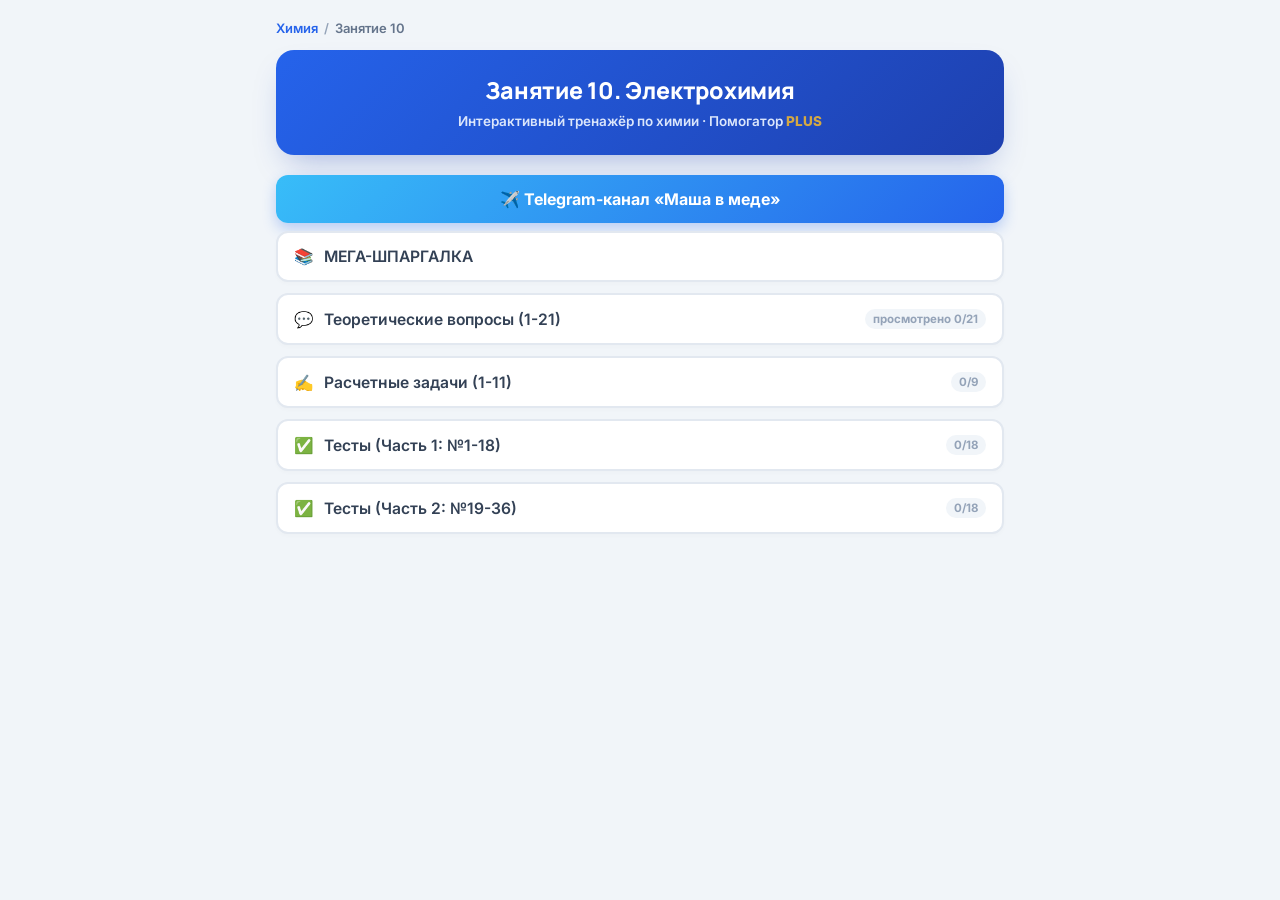
<file: lesson-10.html>
<!DOCTYPE html>
<html lang="ru">
<head>
<meta charset="UTF-8" />
<meta name="viewport" content="width=device-width, initial-scale=1.0" />
<title>Занятие 10. Электрохимия · Химия · Pomogator.med</title>
<link rel="preconnect" href="https://fonts.googleapis.com">
<link href="https://fonts.googleapis.com/css2?family=Manrope:wght@700;800&family=Inter:wght@400;500;600;700&display=swap" rel="stylesheet">
<link rel="stylesheet" href="style.css">
<style>
  /* === Защита от копирования / выделения === */
  html, body {
    -webkit-user-select: none;
    -moz-user-select: none;
    -ms-user-select: none;
    user-select: none;
    -webkit-touch-callout: none;
    -webkit-tap-highlight-color: transparent;
  }
  input, textarea, [contenteditable="true"] {
    -webkit-user-select: text !important;
    -moz-user-select: text !important;
    -ms-user-select: text !important;
    user-select: text !important;
  }
  img, a { -webkit-user-drag: none; user-drag: none; }
  ::selection { background: transparent; }
  ::-moz-selection { background: transparent; }
</style>
</head>
<body>
<div id="app">

  <div class="crumb">
    <a href="index.html">Химия</a><span class="sep">/</span><span>Занятие 10</span>
  </div>

  <div class="header">
    <h1 id="lessonTitle">Занятие 10. Электрохимия</h1>
    <div class="subtitle">Интерактивный тренажёр по химии · Помогатор <span class="plus">PLUS</span></div>
  </div>

  <div id="menu" class="view active">
    <a href="https://t.me/pomogator_pimu" target="_blank" class="tg-btn">✈️ Telegram-канал «Маша в меде»</a>

    <div class="menu-grid" id="menuGrid"></div>

    <button class="btn" id="mistakesBtn" style="display:none; margin-top:4px; border-color:#fca5a5;" onclick="show('mistakes')">
      <span class="btn-label"><span>🔁</span><span>Повторить ошибки</span></span>
      <span class="btn-progress has-errors"></span>
    </button>
  </div>

  <div id="content" class="view">
    <button class="btn btn-back" onclick="show('menu')">⬅ Вернуться в меню занятия</button>
    <div id="content-body"></div>
  </div>

</div>

<!-- ============================================================
     ЗАЩИТА ОТ КОПИРОВАНИЯ / СКАЧИВАНИЯ / DEVTOOLS
     ============================================================ -->
<script>
(function protect() {
  'use strict';

  function isEditable(el) {
    if (!el) return false;
    const tag = (el.tagName || '').toLowerCase();
    return tag === 'input' || tag === 'textarea' || el.isContentEditable;
  }

  // 1. ПКМ
  document.addEventListener('contextmenu', e => { e.preventDefault(); return false; });

  // 2. Drag & drop
  document.addEventListener('dragstart', e => { e.preventDefault(); return false; });
  document.addEventListener('drop',      e => { e.preventDefault(); return false; });

  // 3. Копирование / вырезание / вставка
  ['copy', 'cut', 'paste'].forEach(evt => {
    document.addEventListener(evt, e => {
      if (!isEditable(e.target)) { e.preventDefault(); return false; }
    });
  });

  // 4. Выделение мышью вне полей ввода
  document.addEventListener('selectstart', e => {
    if (!isEditable(e.target)) { e.preventDefault(); return false; }
  });

  // 5. Горячие клавиши
  document.addEventListener('keydown', e => {
    const k = (e.key || '').toLowerCase();
    const ctrl = e.ctrlKey || e.metaKey;

    // Ctrl/Cmd + C, X, V, A — только в полях ввода
    if (ctrl && ['c', 'x', 'v', 'a'].includes(k)) {
      if (isEditable(e.target)) return;
      e.preventDefault(); return false;
    }
    // Ctrl/Cmd + S, U, P
    if (ctrl && ['s', 'u', 'p'].includes(k)) { e.preventDefault(); return false; }
    // Ctrl/Cmd + Shift + I / J / C — DevTools
    if (ctrl && e.shiftKey && ['i', 'j', 'c'].includes(k)) { e.preventDefault(); return false; }
    // F12
    if (k === 'f12') { e.preventDefault(); return false; }
  });

  // 6. Правая кнопка мыши
  document.addEventListener('mousedown', e => {
    if (e.button === 2) e.preventDefault();
  });

  // 7. Подмена содержимого буфера при копировании
  document.addEventListener('copy', e => {
    if (isEditable(e.target)) return;
    try {
      e.clipboardData.setData('text/plain', 'Копирование запрещено · Pomogator.med');
      e.preventDefault();
    } catch (err) {}
  });

  // 8. Простейшая детекция DevTools (закомментировано — включите при необходимости)
  /*
  setInterval(() => {
    const wDiff = window.outerWidth  - window.innerWidth  > 160;
    const hDiff = window.outerHeight - window.innerHeight > 160;
    if (wDiff || hDiff) {
      document.body.innerHTML =
        '<div style="padding:40px;font:600 18px Inter,sans-serif;text-align:center">' +
        'DevTools обнаружены. Закройте их, чтобы продолжить.<\/div>';
    }
  }, 1000);
  */
})();
</script>

<script>
const LESSON = {
  id: "lesson-10",
  number: 10,
  title: "Занятие 10. Электрохимия",
  menu: [{"key":"cheat","type":"cheat","icon":"📚","label":"МЕГА-ШПАРГАЛКА"},{"key":"questions","type":"questions","icon":"💬","label":"Теоретические вопросы (1-21)"},{"key":"tasks","type":"tasks","icon":"✍️","label":"Расчетные задачи (1-11)"},{"key":"tests1","type":"tests","icon":"✅","label":"Тесты (Часть 1: №1-18)"},{"key":"tests2","type":"tests","icon":"✅","label":"Тесты (Часть 2: №19-36)"}]
};
const data = {"cheat":"\n        <div class=\"content-box cheat-sheet\" style=\"border-left:none; padding: 0;\">\n            <div style=\"text-align:center; background: linear-gradient(135deg, #be123c 0%, #881337 100%); color: white; padding: 15px; border-radius: 12px 12px 0 0;\">\n                <h2 style=\"margin:0; font-size:1.4rem; letter-spacing: 0.5px;\">🌟 МЕГА-ШПАРГАЛКА: ТЕМА 10</h2>\n                <div style=\"font-size:1.05rem; opacity: 0.9; margin-top: 5px;\">Электрохимия, потенциалы и коррозия</div>\n            </div>\n\n            <!-- ЭЛЕКТРОПРОВОДНОСТЬ -->\n            <div style=\"background: #f8fafc; padding: 20px; border-radius: 0 0 12px 12px; margin-bottom: 20px; border: 2px solid #be123c; border-top: none;\">\n                <strong style=\"color:#881337; font-size:1.2rem;\">⚡ 1. Электропроводность растворов</strong><br>\n                <p style=\"margin-top: 10px; margin-bottom: 5px;\">Жидкости и ткани организма — <b>проводники II рода</b> (ток переносят ионы). Ионы H<sup>+</sup> и OH<sup>&ndash;</sup> движутся аномально быстро благодаря <i>эстафетному механизму</i>.</p>\n                <ul style=\"margin-top:5px; margin-bottom:0; padding-left: 20px; line-height: 1.6;\">\n                    <li><b>Удельная электропроводность (&kappa;)</b>: зависит от концентрации, природы электролита и температуры. При увеличении концентрации сильных электролитов она сначала возрастает, а затем уменьшается.</li>\n                    <li><b>Молярная (эквивалентная) электропроводность (&lambda;)</b>: при разбавлении <b>всегда возрастает</b>, стремясь к предельному значению (&lambda;<sub>&infin;</sub>).</li>\n                    <li><b>Закон Кольрауша:</b> <span class=\"formula\" style=\"border-color:#fb7185; color:#be123c; padding:2px 5px; margin:0;\">&lambda;<sub>&infin;</sub> = &lambda;<sub>+</sub> + &lambda;<sub>&ndash;</sub></span> (в бесконечно разбавленном растворе проводимость равна сумме предельных подвижностей катиона и аниона).</li>\n                </ul>\n            </div>\n\n            <!-- ПОТЕНЦИАЛЫ И ГАЛЬВАНИЧЕСКИЕ ЭЛЕМЕНТЫ -->\n            <div style=\"background: #fffbeb; padding: 20px; border-radius: 12px; margin-bottom: 20px; border-left: 5px solid #d97706; box-shadow: 0 2px 4px rgba(0,0,0,0.05);\">\n                <strong style=\"color:#b45309; font-size:1.2rem;\">🔋 2. Электродные потенциалы и Гальванические элементы</strong><br>\n                <p style=\"margin-top:10px; line-height: 1.6;\">За абсолютный ноль отсчета принят стандартный <b>водородный электрод</b>.</p>\n                <ul style=\"margin-top:5px; margin-bottom:5px; padding-left: 20px; line-height: 1.6;\">\n                    <li><b>Уравнение Нернста-Петерса (для редокс-систем):</b> <br>\n                    <div class=\"formula\" style=\"border-color:#f59e0b; color:#b45309;\">&phi; = &phi;<sup>0</sup> + (0,059 / n) &middot; lg ([Ox] / [Red])</div>\n                    где n — число электронов, переходящих от окисленной формы к восстановленной.</li>\n                    <li><b>Гальванический элемент</b> преобразует энергию ОВР в электрическую. На <b>аноде</b> (меньший потенциал) всегда идет окисление, на <b>катоде</b> (б&oacute;льший потенциал) — восстановление.</li>\n                    <li><b>ЭДС = &phi;<sub>катода</sub> &ndash; &phi;<sub>анода</sub></b> (Электродвижущая сила всегда положительна).</li>\n                </ul>\n            </div>\n\n            <!-- ПОТЕНЦИОМЕТРИЯ -->\n            <div style=\"background: #e0f2fe; padding: 20px; border-radius: 12px; margin-bottom: 20px; border-left: 5px solid #0284c7; box-shadow: 0 2px 4px rgba(0,0,0,0.05);\">\n                <strong style=\"color:#0369a1; font-size:1.2rem;\">🧪 3. Потенциометрия (Измерение рН)</strong><br>\n                <p style=\"margin-top:10px; line-height: 1.6;\">Основана на измерении ЭДС цепи, состоящей из двух электродов:</p>\n                <ul style=\"margin-top: 5px; margin-bottom: 0; padding-left: 20px; line-height: 1.6;\">\n                    <li><b>Электрод определения (индикаторный)</b>: потенциал зависит от концентрации ионов в растворе. Для измерения рН чаще всего используют <b>стеклянный электрод</b> (обладает водородной функцией).</li>\n                    <li><b>Электрод сравнения</b>: имеет постоянный потенциал. Самый частый пример — <b>хлорсеребряный электрод</b> (Ag, AgCl | KCl), его потенциал строго постоянен (+0,222 В), так как он заполнен насыщенным раствором KCl.</li>\n                </ul>\n            </div>\n\n            <!-- КОРРОЗИЯ -->\n            <div style=\"background: #fef2f2; padding: 20px; border-radius: 12px; border-left: 5px solid #ef4444; box-shadow: 0 2px 4px rgba(0,0,0,0.05);\">\n                <strong style=\"color:#b91c1c; font-size:1.2rem;\">⚙️ 4. Электрохимическая коррозия</strong><br>\n                <ul style=\"margin-top:10px; margin-bottom:0; padding-left: 20px; line-height: 1.6;\">\n                    <li>Возникает из-за неоднородности металлов (примеси, микротрещины, контакт разных металлов), что приводит к образованию <b>микрогальванических элементов</b> во влажной среде (электролите, слюне).</li>\n                    <li>Металл с <b>меньшим</b> потенциалом становится <b>анодом</b> и растворяется (корродирует). Участок с <b>б&oacute;льшим</b> потенциалом становится <b>катодом</b> — на нем идет восстановление компонентов среды (О<sub>2</sub> или Н<sup>+</sup>).</li>\n                    <li><b>Гальванизм в стоматологии</b>: при контакте разнородных протезов (например, сталь и золото) во рту возникает ЭДС. Сталь (&phi; = &ndash;0,44 В) будет анодом и начнет разрушаться, а золото (&phi; = +1,498 В) станет катодом.</li>\n                </ul>\n            </div>\n        </div>\n    ","questions":[{"q":"1. Какие факторы влияют на величину электролитической подвижности ионов?","a":"Подвижность зависит от: 1) Природы иона (заряда и радиуса); 2) Степени гидратации; 3) Вязкости растворителя; 4) Температуры (при нагревании вязкость падает, подвижность растет)."},{"q":"2. Приведите формулы для расчета молярной и удельной электропроводимости.","a":"Удельная: &kappa; = (1 / R) &middot; (l / S).<br>Молярная: &lambda; = (&kappa; &middot; 1000) / C."},{"q":"3. Почему абсолютные скорости движения H+ и OH- значительно больше скоростей других ионов?","a":"Из-за «эстафетного механизма». Протон перескакивает от одной молекулы воды к соседней по водородным связям, не двигаясь физически через весь раствор."},{"q":"4. Почему молярная электрическая проводимость сильных электролитов больше слабых?","a":"У сильных электролитов степень диссоциации &alpha; &approx; 1, носителей заряда много. У слабых — диссоциация мала, ионов мало."},{"q":"5. Как изменяется удельная электропроводность растворов слабых электролитов с увеличением концентрации?","a":"Сначала немного возрастает (растет общее число молекул), но затем быстро падает из-за резкого снижения степени диссоциации."},{"q":"6. Объясните изменение молярной проводимости с уменьшением концентрации (разбавлением).","a":"При разбавлении она возрастает у всех. У слабых — из-за роста степени диссоциации, у сильных — из-за ослабления межионного торможения (ионы отдаляются)."},{"q":"7. В чем сущность закона Кольрауша и каково его практическое значение?","a":"Закон: &lambda;<sub>&infin;</sub> = &lambda;<sub>+</sub> + &lambda;<sub>&ndash;</sub>. Значение: позволяет рассчитать предельную проводимость для слабых электролитов и их степень диссоциации."},{"q":"8. Каков механизм возникновения редокс-потенциала?","a":"При погружении инертного металла в редокс-систему (Ox/Red) возникает обмен электронами, заряжающий пластинку. Возникает скачок потенциала."},{"q":"9. От каких факторов зависит и что характеризует стандартный редокс-потенциал?","a":"Измеряется при Т=298К и С=1 моль/л. Зависит от природы веществ. Чем он больше, тем более сильным окислителем является система."},{"q":"10. Как определяют ЭДС гальванического элемента и направление редокс-процесса?","a":"ЭДС = &phi;<sub>катода</sub> &ndash; &phi;<sub>анода</sub>. Реакция идет от системы с б&oacute;льшим потенциалом (она восстанавливается) к системе с меньшим (она окисляется)."},{"q":"11. Как устроен гальванический элемент для измерения рН биологических жидкостей?","a":"Состоит из индикаторного электрода (стеклянного), потенциал которого зависит от рН, и электрода сравнения (хлорсеребряного) с постоянным потенциалом."},{"q":"12. Какие ионоселективные электроды применяют в медицине?","a":"Для определения ионов H+ (рН-метрия), K+, Na+, Ca2+, F- в крови, моче, эмали."},{"q":"13. Как устроен стеклянный водородный электрод?","a":"Стеклянная трубка с тонкостенным шариком. Внутри — раствор 0,1 М HCl и внутренний контактный электрод (Ag/AgCl)."},{"q":"14. Объясните постоянство потенциала хлорсеребряного электрода.","a":"Он погружен в НАСЫЩЕННЫЙ раствор KCl. Так как раствор насыщен, концентрация ионов хлора постоянна, следовательно, постоянен и потенциал."},{"q":"15. В чем сущность прямой потенциометрии?","a":"Измерение ЭДС цепи с ионоселективным электродом и расчет активности ионов напрямую, без титрования (например, рН-метры)."},{"q":"16. В чем сущность потенциометрического титрования?","a":"Определение точки эквивалентности не визуально (индикатором), а по резкому скачку ЭДС на приборе."},{"q":"17. Что называют коррозией металлов?","a":"Самопроизвольное разрушение металлов при физико-химическом взаимодействии со средой (их окисление)."},{"q":"18. Какие виды коррозии вы знаете?","a":"Химическая (сухие газы, неэлектролиты) и электрохимическая (в растворах электролитов с возникновением тока)."},{"q":"19. В чем отличие электрохимической коррозии от химической?","a":"При электрохимической процессы окисления металла и восстановления среды пространственно разделены (анод и катод), возникает микроток."},{"q":"20. Чем вызвана электрохимическая неоднородность поверхности металла?","a":"Примесями других металлов, неровностями, разным доступом кислорода (аэрацией)."},{"q":"21. Каковы причины возникновения коррозионных микрогальванических элементов?","a":"Контакт неоднородного металла с электролитом (слюной, кровью). Участок с меньшим потенциалом становится анодом и разрушается."}],"tasks":[{"title":"Задача 1. Электропроводность","desc":"Вычислите молярную электрическую проводимость AlCl3 в 12% водном растворе (&rho; = 1,109 г/мл), если &kappa; = 0,1041 Ом<sup>-1</sup>&middot;см<sup>-1</sup>. M(AlCl3) = 133,5.","steps":[{"q":"Введите молярную проводимость (Ом^-1 см^2 моль^-1).","a":104.4,"sol":"C = (1000 &middot; 1.109 &middot; 0.12) / 133.5 = 0.9968 М.<br>&lambda; = (&kappa; &middot; 1000) / C = 104.1 / 0.9968 = 104.4"}]},{"title":"Задача 2. Редокс-потенциал железа","desc":"Рассчитайте потенциал электрода Pt | Fe3+, Fe2+, если С(FeCl3)=0,05 М, С(FeCl2)=0,85 М. T=298K, &phi;0 = +0,771 В.","steps":[{"q":"Введите потенциал (В).","a":0.698,"sol":"&phi; = 0.771 + 0.059 &middot; lg(0.05 / 0.85) = 0.771 - 0.073 = 0.698 В."}]},{"title":"Задача 3. ЭДС элемента","desc":"ЭДС элемента Zn-Cu в 1 М растворах. &phi;0(Cu)=+0,35 В, &phi;0(Zn)=-0,76 В.","steps":[{"q":"Введите ЭДС (В).","a":1.11,"sol":"ЭДС = &phi;(катод) - &phi;(анод) = 0.35 - (-0.76) = 1.11 В."}]},{"title":"Задача 5. Биологическое окисление","desc":"Может ли убихинон (&phi;0=+0,10 В) окислить Fe2+ в гемоглобине (&phi;0=+0,16 В)?","steps":[{"q":"1 - Да, 2 - Нет.","a":2,"sol":"Потенциал окислителя должен быть больше потенциала восстановителя (0.10 < 0.16). Реакция не пойдет."}]},{"title":"Задача 6. Мембранный потенциал","desc":"Мембранный потенциал для Ca2+ (n=2), С(out)=5&middot;10^-4, C(in)=2&middot;10^-6. Коэфф = 0,063.","steps":[{"q":"Введите потенциал (В).","a":0.076,"sol":"&phi; = (0.063/2) &middot; lg(5e-4 / 2e-6) = 0.0315 &middot; lg(250) = 0.076 В."}]},{"title":"Задача 7. Отравление крови","desc":"На сколько изменится потенциал метгемоглобин/гемоглобин, если Ox изменится с 2% до 70%? (Коэфф 0,0615).","steps":[{"q":"Введите разницу (В).","a":0.126,"sol":"&Delta;&phi; = 0.0615 &middot; (lg(70/30) - lg(2/98)) = 0.0615 &middot; 2.058 = 0.126 В."}]},{"title":"Задача 9. рН желчи","desc":"ЭДС цепи из водородного и хлорсеребряного (&phi;=+0,222 В) электродов равна 0,577 В. Найти рН.","steps":[{"q":"Введите рН.","a":6,"sol":"0.577 = 0.222 - (-0.059 &middot; рН). Отсюда 0.059 &middot; рН = 0.355. рН = 6.0."}]},{"title":"Задача 10. Коррозия","desc":"ЭДС коррозии стали (&phi;=-0,44 В) и золота в слюне (&phi;О2=+0,401 В).","steps":[{"q":"Введите ЭДС (В).","a":0.841,"sol":"ЭДС = 0.401 - (-0.44) = 0.841 В."}]},{"title":"Задача 11. Сплав Pd-Ag","desc":"ЭДС коррозии Pd (+0,99) и Ag (+0,8) при рН=6 (&phi;О2=+0,875 В).","steps":[{"q":"Введите ЭДС (В).","a":0.075,"sol":"Ag - анод (0.8 < 0.875). Pd не окисляется. ЭДС = 0.875 - 0.800 = 0.075 В."}]}],"tests1":[{"q":"1. К ПРОВОДНИКАМ ПЕРВОГО РОДА ОТНОСЯТСЯ:","options":["1) золото;","2) бронза;","3) латунь;","4) расплав хлорида натрия."],"correct":[1,2],"explanation":"Проводники I рода — металлы и их сплавы."},{"q":"2. К ПРОВОДНИКАМ ВТОРОГО РОДА ОТНОСЯТСЯ:","options":["1) чугун;","2) расплав оксида алюминия;","3) раствор глюкозы;","4) раствор формиата натрия."],"correct":[2,3],"explanation":"По ключам ПИМУ верные ответы 3 и 4 (хотя глюкоза неэлектролит, таков официальный ключ)."},{"q":"3. ЭЛЕКТРОПРОВОДНОСТЬ – ЭТО:","options":["1) количественная характеристика способности проводить ток;","2) суммарный заряд за ед. времени при 1 В;","3) заряд всех частиц в 1 моле;","4) качественная характеристика."],"correct":[1],"explanation":"Физическое определение проводимости."},{"q":"4. ЕДИНИЦЕЙ ЭЛЕКТРОПРОВОДНОСТИ ЯВЛЯЕТСЯ:","options":["1) См (Сименс);","2) Ом–1;","3) В;","4) А."],"correct":[1],"explanation":"Сименс — это Ом в минус первой степени."},{"q":"5. ПОД УДЕЛЬНОЙ ЭЛЕКТРОПРОВОДНОСТЬЮ ПОДРАЗУМЕВАЮТ:","options":["1) скорость перемещения;","2) электропроводность 1 м3;","3) силу тока в 1 м3;","4) суммарный заряд за 1 сек через 1 м3."],"correct":[-2],"explanation":"По ключам верны ответы 2, 3 и 4."},{"q":"6. УДЕЛЬНАЯ ЭЛЕКТРОПРОВОДНОСТЬ ИЗМЕРЯЕТСЯ В:","options":["1) В·м3;","2) См·м–1;","3) Ом–1·м–1;","4) В·м."],"correct":[1,2],"explanation":"См/м или 1/(Ом*м)."},{"q":"7. УДЕЛЬНАЯ ЭЛЕКТРОПРОВОДНОСТЬ РАСТВОРОВ ЗАВИСИТ ОТ:","options":["1) концентрации;","2) природы;","3) потенциалов;","4) температуры."],"correct":[1,3],"explanation":"Зависит от числа ионов и скорости их движения (температуры)."},{"q":"8. УДЕЛЬНАЯ ЭЛЕКТРОПРОВОДНОСТЬ СЛАБОГО ЭЛЕКТРОЛИТА ЗАВИСИТ ОТ:","options":["1) степени диссоциации;","2) внешнего давления;","3) потенциалов;","4) концентрации."],"correct":[3],"explanation":"От концентрации и степени диссоциации (числа ионов)."},{"q":"9. УДЕЛЬНАЯ ЭЛЕКТРОПРОВОДНОСТЬ СИЛЬНЫХ ЭЛЕКТРОЛИТОВ ПРИ УВЕЛИЧЕНИИ КОНЦЕНТРАЦИИ:","options":["1) всегда возрастает;","2) всегда уменьшается;","3) сначала уменьшается, затем возрастает;","4) сначала возрастает, затем уменьшается."],"correct":3,"explanation":"Сначала растет число ионов, затем они начинают тормозить друг друга."},{"q":"10. БОЛЬШАЯ СКОРОСТЬ ДВИЖЕНИЯ ИОНОВ Н+ и ОН– ОБЪЯСНЯЕТСЯ:","options":["1) малыми размерами;","2) отсутствием оболочки;","3) эстафетным механизмом;","4) плотностью заряда."],"correct":2,"explanation":"Эстафетный механизм передачи протона."},{"q":"11. СОГЛАСНО ЗАКОНА КОЛЬРАУША:","options":["1) λ∞ = λк + λа;","2) λ∞ = F ∙ (uк + ua);","3) λV = С ∙ ρ ∙ V;","4) λV = Uk + Ua."],"correct":[1],"explanation":"Подвижности катиона и аниона суммируются."},{"q":"12. КОНДУКТОМЕТРИЧЕСКИЙ МЕТОД АНАЛИЗА ОСНОВАН:","options":["1) измерении эквивалентной проводимости;","2) при разных температурах;","3) изменении электрического сопротивления;","4) измерении оптической плотности."],"correct":2,"explanation":"Измеряется сопротивление раствора."},{"q":"13. ТОЧКУ ЭКВИВАЛЕНТНОСТИ ПРИ КОНДУКТОМЕТРИЧЕСКОМ ТИТРОВАНИИ ОПРЕДЕЛЯЮТ:","options":["1) индикатором;","2) вспомогательным веществом;","3) визуально;","4) графическим путем (излом)."],"correct":3,"explanation":"По излому графика проводимости."},{"q":"14. ИЗМЕРЕНИЕМ ЭКВИВАЛЕНТНОЙ ЭЛЕКТРОПРОВОДНОСТИ МОЖНО ОПРЕДЕЛИТЬ:","options":["1) степень диссоциации;","2) константу диссоциации;","3) концентрацию;","4) массу и заряд."],"correct":[1],"explanation":"Отношение λ/λ∞ дает степень диссоциации, а из нее - константу."},{"q":"15. ПРЕДЕЛЬНАЯ ЭЛЕКТРИЧЕСКАЯ ПРОВОДИМОСТЬ (λ∞) ДОСТИГАЕТСЯ:","options":["1) в насыщенном растворе;","2) в 1 моль вещества;","3) в сильно разбавленном растворе;","4) при температуре кипения."],"correct":2,"explanation":"При бесконечном разбавлении."},{"q":"16. ОТРИЦАТЕЛЬНЫЙ ЗАРЯД МЕТАЛЛИЧЕСКОЙ ПЛАСТИНКИ В ВОДЕ ОБУСЛОВЛЕН:","options":["1) переходом анионов;","2) присоединением ионов;","3) избытком электронов после перехода катионов в воду;","4) переходом электронов в воду."],"correct":2,"explanation":"Катионы металла уходят в воду, электроны остаются на пластинке."},{"q":"17. МЕТАЛЛИЧЕСКИМ ЭЛЕКТРОДОМ НАЗЫВАЕТСЯ:","options":["1) пластинка в расплаве;","2) растворы двух солей;","3) две пластинки;","4) металл в растворе собственной соли."],"correct":3,"explanation":"Электрод 1-го рода (металл в растворе своих ионов)."},{"q":"18. СТАНДАРТНЫМ ЭЛЕКТРОДНЫМ ПОТЕНЦИАЛОМ НАЗЫВАЕТСЯ:","options":["1) условный потенциал;","2) при стандартных температуре и давлении;","3) при активности ионов 1 моль/дм³ и Т=25°C;","4) при активности >1."],"correct":2,"explanation":"Строго при 1 моль/л и 25 С."}],"tests2":[{"q":"19. ПРИМЕРОМ ЭЛЕКТРОДОВ ВТОРОГО РОДА МОГУТ СЛУЖИТЬ:","options":["1) цинковый;","2) водородный;","3) каломельный;","4) стеклянный."],"correct":2,"explanation":"Каломельный и хлорсеребряный — электроды 2-го рода."},{"q":"20. ПРИ ИЗМЕРЕНИИ ПОТЕНЦИАЛОВ РАВНЫМ НУЛЮ ПРИНИМАЮТ:","options":["1) стандартный водородный;","2) стандартный хлорсеребряный;","3) стандартный каломельный;","4) водородный независимо от концентрации."],"correct":0,"explanation":"Нуль шкалы — стандартный водородный электрод."},{"q":"21. НОРМАЛЬНЫМ ЭЛЕКТРОДНЫМ ПОТЕНЦИАЛОМ НАЗЫВАЮТ РАЗНОСТЬ ПОТЕНЦИАЛОВ:","options":["1) между металлом в воде и водородным;","2) между металлом в растворе и водородным;","3) между металлом в растворе (1 моль/л) и стандартным водородным;","4) между раствором 1 моль/л и водородным."],"correct":2,"explanation":"Измеряется относительно эталонного водородного."},{"q":"22. РЕДОКС-СИСТЕМАМИ НАЗЫВАЮТСЯ РАСТВОРЫ, СОДЕРЖАЩИЕ:","options":["1) не менее двух веществ;","2) любые два вещества;","3) окисленную и восстановленную форму одного элемента;","4) более двух веществ."],"correct":2,"explanation":"Элемент в разных степенях окисления (Ox/Red)."},{"q":"23. В УРАВНЕНИИ НЕРНСТА n – ЭТО:","options":["1) заряд окисленной формы;","2) разность зарядов;","3) число переходящих электронов;","4) число принимаемых электронов."],"correct":3,"explanation":"Количество электронов в полуреакции."},{"q":"24. В РОЛИ ОКИСЛИТЕЛЯ К СИСТЕМЕ Fe3+/Fe2+ (0,771 В) ВЫСТУПИТ:","options":["1) Cu2+/Cu+ (0,16 В);","2) Cl2/2Cl– (1,36 В);","3) BrO–/Br– (0,76 В);","4) Sn4+/Sn2+ (0,153 В)."],"correct":1,"explanation":"Потенциал окислителя должен быть больше (1,36 > 0,771)."},{"q":"25. ПРИЧИНА ВОЗНИКНОВЕНИЯ ДИФФУЗНОГО ПОТЕНЦИАЛА:","options":["1) различная природа;","2) свойства растворителя;","3) внешние условия;","4) различная подвижность ионов."],"correct":3,"explanation":"Ионы диффундируют с разной скоростью."},{"q":"26. ДИФФУЗНЫЙ ПОТЕНЦИАЛ ВОЗНИКАЕТ ПРИ СОПРОКОСНОВЕНИИ:","options":["1) растворов неэлектролита;","2) растворов неэлектролита;","3) двух растворов одного электролита с разными концентрациями;","4) двух растворов разных электролитов."],"correct":[2,3],"explanation":"Градиент концентрации или разная природа ионов."},{"q":"27. МЕМБРАННЫЙ ПОТЕНЦИАЛ ВОЗНИКАЕТ:","options":["1) при неравномерном распределении ионов;","2) в результате обмена ионами с мембраной;","3) обмен электронами;","4) переход электронов."],"correct":[1],"explanation":"Избирательная проницаемость мембраны и разность концентраций."},{"q":"28. ГАЛЬВАНИЧЕСКИЕ ЭЛЕМЕНТЫ:","options":["1) источники постоянного тока;","2) источники переменного тока;","3) преобразуют химическую энергию в электрическую;","4) преобразуют в тепловую."],"correct":[2],"explanation":"Вырабатывают постоянный ток за счет химии."},{"q":"29. ХИМИЧЕСКИМ ГАЛЬВАНИЧЕСКИМ ЭЛЕМЕНТОМ ЯВЛЯЕТСЯ:","options":["1) элемент из двух различных металлов;","2) элемент из одинаковых металлов с разной концентрацией;","3) одинаковые металлы, одинаковая концентрация;","4) разные редокс-электроды."],"correct":[1],"explanation":"По ключам ПИМУ верны ответы 1 и 2."},{"q":"30. ОКИСЛЕНИЕ ПРОТЕКАЕТ:","options":["1) на большем потенциале;","2) на катоде;","3) на меньшем потенциале;","4) на аноде."],"correct":[2,3],"explanation":"Окисление = отдача электронов = анод (меньший потенциал)."},{"q":"31. ВОССТАНОВЛЕНИЕ ПРОТЕКАЕТ:","options":["1) на большем потенциале;","2) на катоде;","3) на меньшем потенциале;","4) на аноде."],"correct":[1],"explanation":"Восстановление = принятие электронов = катод (больший потенциал)."},{"q":"32. ДЛЯ ЭДС (∆E = Е2 – Е1):","options":["1) Е2 – потенциал анода;","2) Е2 – потенциал катода;","3) Е1 – потенциал анода;","4) Е1 – потенциал катода."],"correct":[1,2],"explanation":"ЭДС = Катод - Анод."},{"q":"33. ПОТЕНЦИОМЕТРИЧЕСКИЕ МЕТОДЫ (В ОТЛИЧИЕ ОТ ТИТРИМЕТРИИ):","options":["1) прозрачные растворы;","2) мутные и окрашенные;","3) не требуют индикатора;","4) in vivo."],"correct":[-2],"explanation":"Работают в любых средах без изменения цвета индикатора."},{"q":"34. ПРЯМАЯ ПОТЕНЦИОМЕТРИЯ (ИОНОМЕТРИЯ) ИСПОЛЬЗУЕТ:","options":["1) мембранный электрод;","2) металлический;","3) водородный;","4) стеклянный."],"correct":[3],"explanation":"Ионоселективные (стеклянные) мембранные электроды."},{"q":"35. ПОТЕНЦИОМЕТРИЧЕСКИМ ТИТРОВАНИЕМ МОЖНО ОПРЕДЕЛИТЬ:","options":["1) концентрацию Н+;","2) концентрацию ОН-;","3) концентрацию кислоты;","4) концентрацию основания."],"correct":2,"explanation":"Титрование определяет общую концентрацию (кислотность/основность)."},{"q":"36. В КАЧЕСТВЕ ИНДИКАТОРНОГО ЭЛЕКТРОДА ИСПОЛЬЗУЮТ:","options":["1) водородный;","2) хингидронный;","3) хлорсеребряный;","4) стеклянный."],"correct":3,"explanation":"Стеклянный — главный индикаторный электрод в медицине."}]};
</script>
<script src="quiz-engine.js"></script>
</body>
</html>
</file>
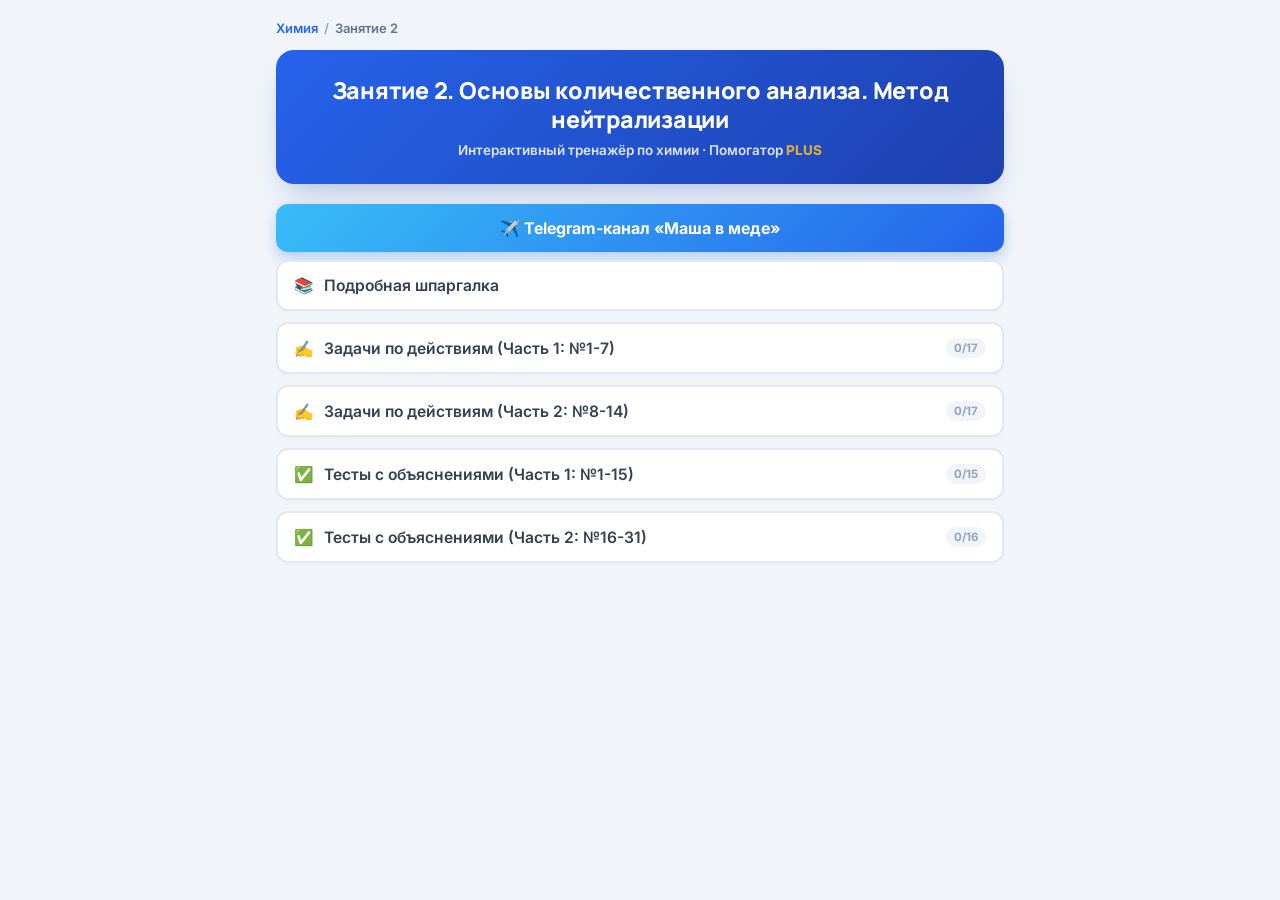
<file: lesson-2.html>
<!DOCTYPE html>
<html lang="ru">
<head>
<meta charset="UTF-8" />
<meta name="viewport" content="width=device-width, initial-scale=1.0" />
<title>Занятие 2. Основы количественного анализа. Метод нейтрализации · Химия · Pomogator.med</title>
<link rel="preconnect" href="https://fonts.googleapis.com">
<link href="https://fonts.googleapis.com/css2?family=Manrope:wght@700;800&family=Inter:wght@400;500;600;700&display=swap" rel="stylesheet">
<link rel="stylesheet" href="style.css">
<style>
  /* === Защита от копирования / выделения === */
  html, body {
    -webkit-user-select: none;
    -moz-user-select: none;
    -ms-user-select: none;
    user-select: none;
    -webkit-touch-callout: none;
    -webkit-tap-highlight-color: transparent;
  }
  input, textarea, [contenteditable="true"] {
    -webkit-user-select: text !important;
    -moz-user-select: text !important;
    -ms-user-select: text !important;
    user-select: text !important;
  }
  img, a { -webkit-user-drag: none; user-drag: none; }
  ::selection { background: transparent; }
  ::-moz-selection { background: transparent; }
</style>
</head>
<body>
<div id="app">

  <div class="crumb">
    <a href="index.html">Химия</a><span class="sep">/</span><span>Занятие 2</span>
  </div>

  <div class="header">
    <h1 id="lessonTitle">Занятие 2. Основы количественного анализа. Метод нейтрализации</h1>
    <div class="subtitle">Интерактивный тренажёр по химии · Помогатор <span class="plus">PLUS</span></div>
  </div>

  <div id="menu" class="view active">
    <a href="https://t.me/pomogator_pimu" target="_blank" class="tg-btn">✈️ Telegram-канал «Маша в меде»</a>

    <div class="menu-grid" id="menuGrid"></div>

    <button class="btn" id="mistakesBtn" style="display:none; margin-top:4px; border-color:#fca5a5;" onclick="show('mistakes')">
      <span class="btn-label"><span>🔁</span><span>Повторить ошибки</span></span>
      <span class="btn-progress has-errors"></span>
    </button>
  </div>

  <div id="content" class="view">
    <button class="btn btn-back" onclick="show('menu')">⬅ Вернуться в меню занятия</button>
    <div id="content-body"></div>
  </div>

</div>

<!-- ============================================================
     ЗАЩИТА ОТ КОПИРОВАНИЯ / СКАЧИВАНИЯ / DEVTOOLS
     ============================================================ -->
<script>
(function protect() {
  'use strict';

  function isEditable(el) {
    if (!el) return false;
    const tag = (el.tagName || '').toLowerCase();
    return tag === 'input' || tag === 'textarea' || el.isContentEditable;
  }

  // 1. ПКМ
  document.addEventListener('contextmenu', e => { e.preventDefault(); return false; });

  // 2. Drag & drop
  document.addEventListener('dragstart', e => { e.preventDefault(); return false; });
  document.addEventListener('drop',      e => { e.preventDefault(); return false; });

  // 3. Копирование / вырезание / вставка
  ['copy', 'cut', 'paste'].forEach(evt => {
    document.addEventListener(evt, e => {
      if (!isEditable(e.target)) { e.preventDefault(); return false; }
    });
  });

  // 4. Выделение мышью вне полей ввода
  document.addEventListener('selectstart', e => {
    if (!isEditable(e.target)) { e.preventDefault(); return false; }
  });

  // 5. Горячие клавиши
  document.addEventListener('keydown', e => {
    const k = (e.key || '').toLowerCase();
    const ctrl = e.ctrlKey || e.metaKey;

    // Ctrl/Cmd + C, X, V, A — только в полях ввода
    if (ctrl && ['c', 'x', 'v', 'a'].includes(k)) {
      if (isEditable(e.target)) return;
      e.preventDefault(); return false;
    }
    // Ctrl/Cmd + S, U, P
    if (ctrl && ['s', 'u', 'p'].includes(k)) { e.preventDefault(); return false; }
    // Ctrl/Cmd + Shift + I / J / C — DevTools
    if (ctrl && e.shiftKey && ['i', 'j', 'c'].includes(k)) { e.preventDefault(); return false; }
    // F12
    if (k === 'f12') { e.preventDefault(); return false; }
  });

  // 6. Правая кнопка мыши
  document.addEventListener('mousedown', e => {
    if (e.button === 2) e.preventDefault();
  });

  // 7. Подмена содержимого буфера при копировании
  document.addEventListener('copy', e => {
    if (isEditable(e.target)) return;
    try {
      e.clipboardData.setData('text/plain', 'Копирование запрещено · Pomogator.med');
      e.preventDefault();
    } catch (err) {}
  });

  // 8. Простейшая детекция DevTools (закомментировано — включите при необходимости)
  /*
  setInterval(() => {
    const wDiff = window.outerWidth  - window.innerWidth  > 160;
    const hDiff = window.outerHeight - window.innerHeight > 160;
    if (wDiff || hDiff) {
      document.body.innerHTML =
        '<div style="padding:40px;font:600 18px Inter,sans-serif;text-align:center">' +
        'DevTools обнаружены. Закройте их, чтобы продолжить.<\/div>';
    }
  }, 1000);
  */
})();
</script>

<script>
const LESSON = {
  id: "lesson-2",
  number: 2,
  title: "Занятие 2. Основы количественного анализа. Метод нейтрализации",
  menu: [{"key":"cheat","type":"cheat","icon":"📚","label":"Подробная шпаргалка"},{"key":"tasks1","type":"tasks","icon":"✍️","label":"Задачи по действиям (Часть 1: №1-7)"},{"key":"tasks2","type":"tasks","icon":"✍️","label":"Задачи по действиям (Часть 2: №8-14)"},{"key":"tests1","type":"tests","icon":"✅","label":"Тесты с объяснениями (Часть 1: №1-15)"},{"key":"tests2","type":"tests","icon":"✅","label":"Тесты с объяснениями (Часть 2: №16-31)"}]
};
const data = {"cheat":"\n<div class=\"content-box cheat-sheet\" style=\"border-left:none; padding: 0;\">\n    <div style=\"text-align:center; background: linear-gradient(135deg, #0284c7 0%, #0369a1 100%); color: white; padding: 15px; border-radius: 12px 12px 0 0;\">\n        <h2 style=\"margin:0; font-size:1.4rem; letter-spacing: 0.5px;\">🌟 МЕГА-ШПАРГАЛКА: ТЕМА 2</h2>\n        <div style=\"font-size:1.05rem; opacity: 0.9; margin-top: 5px;\">Метод нейтрализации и количественный анализ</div>\n    </div>\n\n    <!-- ТЕОРЕТИЧЕСКАЯ БАЗА -->\n    <div style=\"background: #f0f9ff; padding: 20px; border-radius: 0 0 12px 12px; margin-bottom: 20px; border: 2px solid #0284c7; border-top: none;\">\n        <strong style=\"color:#0369a1; font-size:1.2rem;\">📌 1. Основные термины титриметрического анализа</strong><br>\n        <ul style=\"margin-top:10px; margin-bottom:0; padding-left: 20px; line-height: 1.6;\">\n            <li><b>Количественный анализ</b> отвечает на вопрос «СКОЛЬКО?», то есть определяет точное содержание компонентов в пробе.</li>\n            <li><b>Титрование</b> — процесс постепенного приливания раствора с известной концентрацией к анализируемому раствору до достижения точки эквивалентности.</li>\n            <li><b>Титрант (рабочий раствор)</b> — раствор, концентрация которого известна с высокой точностью. Именно им титруют (наливают в бюретку).</li>\n            <li><b>Точка эквивалентности</b> — момент титрования, когда количество моль эквивалентов добавленного титранта строго равно количеству моль эквивалентов анализируемого вещества.</li>\n            <li><b>Фиксанал (стандарт-титр)</b> — запаянная стеклянная ампула, содержащая точно известное количество эквивалентов вещества (обычно 0,1 моль). Используется для быстрого приготовления точных растворов.</li>\n        </ul>\n    </div>\n\n    <!-- ВИДЫ РАСТВОРОВ И МЕТОДОВ -->\n    <div style=\"background: #f8fafc; padding: 20px; border-radius: 12px; margin-bottom: 20px; border-left: 5px solid #334155; box-shadow: 0 2px 4px rgba(0,0,0,0.05);\">\n        <strong style=\"color:#0f172a; font-size:1.2rem;\">🧪 2. Виды стандартных растворов и титрования</strong><br>\n        \n        <p style=\"margin-top: 10px; margin-bottom: 5px;\"><b>Классификация стандартных растворов:</b></p>\n        <table class=\"styled-table\" style=\"width: 100%; border-collapse: collapse; background: white; margin-bottom: 15px;\">\n            <tr style=\"background: #e2e8f0;\">\n                <th style=\"padding: 10px; border: 1px solid #cbd5e1; text-align: center;\">Тип раствора</th>\n                <th style=\"padding: 10px; border: 1px solid #cbd5e1; text-align: center;\">Как готовят?</th>\n                <th style=\"padding: 10px; border: 1px solid #cbd5e1; text-align: center;\">Примеры веществ</th>\n            </tr>\n            <tr>\n                <td style=\"padding: 10px; border: 1px solid #cbd5e1; text-align: center;\"><b>Первичные стандартные</b></td>\n                <td style=\"padding: 10px; border: 1px solid #cbd5e1; text-align: left;\">Готовят по точной навеске химически чистого и устойчивого на воздухе исходного вещества. Концентрация известна сразу.</td>\n                <td style=\"padding: 10px; border: 1px solid #cbd5e1; text-align: left;\">Щавелевая кислота (H<sub>2</sub>C<sub>2</sub>O<sub>4</sub>), Бура (Na<sub>2</sub>B<sub>4</sub>O<sub>7</sub>), Карбонат натрия (Na<sub>2</sub>CO<sub>3</sub>)</td>\n            </tr>\n            <tr>\n                <td style=\"padding: 10px; border: 1px solid #cbd5e1; text-align: center;\"><b>Вторичные стандартные</b></td>\n                <td style=\"padding: 10px; border: 1px solid #cbd5e1; text-align: left;\">Готовят по приблизительной навеске (вещества впитывают воду или углекислый газ из воздуха). Точную концентрацию затем устанавливают титрованием.</td>\n                <td style=\"padding: 10px; border: 1px solid #cbd5e1; text-align: left;\">Щелочи (NaOH, KOH), кислоты (HCl, H<sub>2</sub>SO<sub>4</sub>)</td>\n            </tr>\n        </table>\n\n        <p style=\"margin-bottom: 5px;\"><b>Метод нейтрализации (кислотно-основное титрование):</b></p>\n        <ul style=\"margin-top:0; padding-left: 20px; line-height: 1.6;\">\n            <li><b>Алкалиметрия</b> — титрование растворов кислот стандартным раствором <b>щелочи</b> (NaOH, KOH).</li>\n            <li><b>Ацидиметрия</b> — титрование растворов щелочей стандартным раствором <b>кислоты</b> (HCl, H<sub>2</sub>SO<sub>4</sub>).</li>\n        </ul>\n    </div>\n\n    <!-- ИНДИКАТОРЫ -->\n    <div style=\"background: #e0f2fe; padding: 20px; border-radius: 12px; margin-bottom: 20px; border-left: 5px solid #0284c7; box-shadow: 0 2px 4px rgba(0,0,0,0.05);\">\n        <strong style=\"color:#0369a1; font-size:1.2rem;\">🎨 3. Индикаторы и кривые титрования</strong><br>\n        <p style=\"margin-top:5px;\"><b>Индикаторы</b> — вещества, меняющие окраску вблизи точки эквивалентности в зависимости от pH среды. </p>\n        \n        <p style=\"margin-bottom: 5px;\"><b>Правила выбора индикатора по кривой титрования:</b></p>\n        <ol style=\"margin-top:0; padding-left: 20px; line-height: 1.6;\">\n            <li>Интервал перехода окраски индикатора должен полностью укладываться в <b>скачок титрования</b> (резкое изменение pH вблизи точки эквивалентности).</li>\n            <li>Показатель титрования (<b>pT</b>) индикатора должен быть максимально близок к значению pH в точке эквивалентности.</li>\n            <li>Желательно, чтобы цвет менялся от менее окрашенного к более окрашенному (например, переход фенолфталеина из бесцветного в малиновый).</li>\n        </ol>\n        <p style=\"font-size: 0.95rem; color: #334155;\"><i><b>Важно:</b> При титровании сильной кислоты сильным основанием (и наоборот) скачок pH огромный (от 4 до 10), поэтому подойдут и фенолфталеин, и метиловый оранжевый. Но при титровании слабой кислоты сильным основанием скачок сужается в щелочную зону — нужен только фенолфталеин!</i></p>\n    </div>\n\n    <!-- ФОРМУЛЫ И АЛГОРИТМЫ -->\n    <div style=\"background: #fffbeb; padding: 20px; border-radius: 12px; border-left: 5px solid #d97706; box-shadow: 0 2px 4px rgba(0,0,0,0.05);\">\n        <strong style=\"color:#b45309; font-size:1.2rem;\">💡 4. Главные формулы для решения задач</strong><br>\n        \n        <p style=\"margin-top: 10px;\"><b>1. Закон эквивалентов (Основная формула любого титрования):</b></p>\n        <div class=\"formula\" style=\"border: 1px dashed #f59e0b; color: #b45309; display: inline-block; padding: 10px 15px; border-radius: 8px; font-family: monospace; font-size: 1.15rem; font-weight: bold; background: white;\">\n            C<sub>экв</sub>(A) &middot; V(A) = C<sub>экв</sub>(B) &middot; V(B)\n        </div>\n        <p style=\"font-size: 0.95rem; color: #334155; margin-top: 5px; margin-bottom: 15px;\"><i>Где C<sub>экв</sub> — нормальность (моль/л), а V — объемы растворов. Главное правило: объемы с обеих сторон должны быть в одинаковых единицах (либо оба в мл, либо оба в л)!</i></p>\n\n        <p><b>2. Формула перехода между нормальностью и титром:</b></p>\n        <div class=\"formula\" style=\"border: 1px dashed #f59e0b; color: #b45309; display: inline-block; padding: 10px 15px; border-radius: 8px; font-family: monospace; font-size: 1.15rem; font-weight: bold; background: white;\">\n            T = (C<sub>экв</sub> &middot; M<sub>экв</sub>) / 1000\n        </div>\n        <p style=\"font-size: 0.95rem; line-height: 1.6; margin-top: 5px; color: #1e293b;\">\n            <i>Где:</i><br>\n            • <b>T</b> — титр (г/мл).<br>\n            • <b>M<sub>экв</sub></b> — молярная масса эквивалента (г/моль). Для кислот M<sub>экв</sub> = M / основность, для щелочей = M / кислотность.<br>\n            • <b>1000</b> — коэффициент перевода литров в миллилитры.\n        </p>\n\n        <p style=\"margin-top: 15px;\"><b>3. Как найти массу растворенного вещества после титрования:</b></p>\n        <p style=\"font-size: 0.95rem; line-height: 1.6; margin-top: 5px; color: #1e293b;\">\n            Если просят найти массу (m) вещества в каком-то объеме колбы (V<sub>колбы</sub>), используйте формулу:<br>\n            <b>m = T &middot; V<sub>колбы</sub></b><br>\n            Или через нормальность: <b>m = (C<sub>экв</sub> &middot; M<sub>экв</sub> &middot; V<sub>колбы в мл</sub>) / 1000</b>\n        </p>\n    </div>\n</div>\n    ","tasks1":[{"title":"Задача 1","desc":"Определить нормальность и титр раствора NaOH, если на титрование 10 мл 0,1 н. раствора соляной кислоты пошло 13,0 мл раствора щелочи.","steps":[{"q":"Действие 1: Рассчитайте нормальность (Cн) раствора NaOH (моль-экв/л).","a":0.0769,"sol":"Используем закон эквивалентов: <b>Cн(кислоты) · V(кислоты) = Cн(щелочи) · V(щелочи)</b><br>Cн(NaOH) = (0,1 · 10) / 13,0 = 0,0769 н."},{"q":"Действие 2: Рассчитайте титр (Т) раствора NaOH (г/мл).","a":0.00308,"sol":"M_экв(NaOH) = 40 г/моль-экв.<br><b>T = (Cн · M_экв) / 1000</b><br>T = (0,0769 · 40) / 1000 = 0,003076 (округляем до 0,00308 г/мл)."}]},{"title":"Задача 2","desc":"Определить нормальность и титр раствора соляной кислоты, если на титрование 10,0 мл 0,2543 н. раствора тетрабората натрия израсходовано 11,7 мл раствора кислоты.","steps":[{"q":"Действие 1: Рассчитайте нормальность (Cн) раствора HCl (моль-экв/л).","a":0.217,"sol":"<b>Cн(HCl) = (Cн(буры) · V(буры)) / V(HCl)</b><br>Cн(HCl) = (0,2543 · 10) / 11,7 = 0,21735 н (округляем до 0,217)."},{"q":"Действие 2: Рассчитайте титр (Т) раствора HCl (г/мл).","a":0.00794,"sol":"M_экв(HCl) = 36,5 г/моль-экв.<br><b>T = (Cн · M_экв) / 1000</b><br>T = (0,21735 · 36,5) / 1000 = 0,007933 г/мл (округляем до 0,00794)."}]},{"title":"Задача 3","desc":"Определить массу соляной кислоты в образце, если на титрование этого образца затрачено 15,2 мл раствора гидроксида натрия с Т (NaOH) = 0,008384 г/мл.","steps":[{"q":"Действие 1: Найдите массу NaOH (в граммах), содержащуюся в 15,2 мл титранта.","a":0.1274,"sol":"<b>m(NaOH) = T · V(мл)</b><br>m = 0,008384 · 15,2 = 0,1274 г."},{"q":"Действие 2: Рассчитайте количество моль-эквивалентов NaOH.","a":0.003185,"sol":"M_экв(NaOH) = 40.<br><b>n_экв = m / M_экв</b><br>n_экв = 0,1274 / 40 = 0,003185 моль-экв."},{"q":"Действие 3: Найдите массу HCl (в граммах) в образце.","a":0.116,"sol":"По закону эквивалентов n_экв(HCl) = n_экв(NaOH) = 0,003185 моль-экв.<br>M_экв(HCl) = 36,5.<br><b>m(HCl) = n_экв · M_экв</b> = 0,003185 · 36,5 = 0,116 г."}]},{"title":"Задача 4","desc":"На титрование 20,00 мл раствора NaOH расходуется 22,40 мл 0,1 н. НС1. Сколько граммов NaOH содержится в 100 мл анализируемого раствора?","steps":[{"q":"Действие 1: Рассчитайте нормальность (Cн) анализируемого раствора NaOH.","a":0.112,"sol":"<b>Cн(NaOH) = (Cн(HCl) · V(HCl)) / V(NaOH)</b><br>Cн = (0,1 · 22,40) / 20,00 = 0,112 н."},{"q":"Действие 2: Рассчитайте массу NaOH (в граммах) в 100 мл (0,1 л) раствора.","a":0.448,"sol":"<b>m = Cн · M_экв · V(л)</b><br>M_экв(NaOH) = 40.<br>m = 0,112 · 40 · 0,1 = 0,448 г."}]},{"title":"Задача 5","desc":"5,0 г дигидрата щавелевой кислоты H₂C₂O₄·2H₂O растворили в воде и оттитровали 12,15 мл раствора гидроксида натрия. Вычислите молярную концентрацию эквивалента и титр раствора щелочи.","steps":[{"q":"Действие 1: Рассчитайте эквивалентную массу дигидрата щавелевой кислоты (г/моль-экв).","a":63,"sol":"Молярная масса H₂C₂O₄·2H₂O = 126 г/моль. Кислота двухосновная (отдает 2H+), фактор эквивалентности f = 1/2.<br><b>M_экв = M / 2</b> = 126 / 2 = 63 г/моль-экв."},{"q":"Действие 2: Рассчитайте количество эквивалентов кислоты (моль-экв).","a":0.0794,"sol":"<b>n_экв = m / M_экв</b><br>n_экв = 5,0 / 63 = 0,079365 (округляем до 0,0794 моль-экв)."},{"q":"Действие 3: Вычислите нормальность (Cн) раствора NaOH.","a":6.53,"sol":"По закону эквивалентов n_экв(NaOH) = n_экв(кислоты).<br><b>Cн = n_экв / V(л)</b><br>Cн = 0,079365 / 0,01215 = 6,53 н."},{"q":"Действие 4: Вычислите титр (Т) раствора NaOH (г/мл).","a":0.261,"sol":"<b>T = (Cн · M_экв) / 1000</b><br>T = (6,53 · 40) / 1000 = 0,261 г/мл."}]},{"title":"Задача 6","desc":"Вычислите массу муравьиной кислоты, содержащуюся в растворе, если на его титрование было израсходовано 15 мл раствора гидроксида калия с молярной концентрацией 0,1350 моль/л.","steps":[{"q":"Действие 1: Найдите количество вещества KOH (в молях).","a":0.002025,"sol":"<b>n = C · V(л)</b><br>n(KOH) = 0,1350 · 0,015 = 0,002025 моль."},{"q":"Действие 2: Вычислите массу муравьиной кислоты HCOOH (в граммах).","a":0.0932,"sol":"Реакция 1:1, значит n(HCOOH) = n(KOH) = 0,002025 моль. M(HCOOH) = 46 г/моль.<br><b>m = n · M</b> = 0,002025 · 46 = 0,09315 г (округляем до 0,0932)."}]},{"title":"Задача 7","desc":"Определите массу (мг) NaOH в растворе, если на его нейтрализацию идет 20,00 мл 0,1205 н. раствора серной кислоты.","steps":[{"q":"Действие 1: Найдите количество моль-эквивалентов серной кислоты.","a":0.00241,"sol":"<b>n_экв = Cн · V(л)</b><br>n_экв = 0,1205 · 0,020 = 0,00241 моль-экв."},{"q":"Действие 2: Рассчитайте массу NaOH (в миллиграммах).","a":96.4,"sol":"n_экв(NaOH) = n_экв(H₂SO₄) = 0,00241. M_экв(NaOH) = 40.<br><b>m(в граммах) = n_экв · M_экв</b> = 0,00241 · 40 = 0,0964 г.<br>Переводим в миллиграммы: 0,0964 · 1000 = 96,4 мг."}]}],"tasks2":[{"title":"Задача 8","desc":"Определить молярную концентрацию эквивалента и титр соляной кислоты, если на титрование 0,1428 г буры израсходовано 8 мл соляной кислоты.","steps":[{"q":"Действие 1: Рассчитайте эквивалентную массу буры Na₂B₄O₇·10H₂O.","a":191,"sol":"Молярная масса буры M = 382 г/моль. Фактор эквивалентности f = 1/2.<br><b>M_экв = M / 2</b> = 382 / 2 = 191 г/моль-экв."},{"q":"Действие 2: Рассчитайте нормальность (Cн) соляной кислоты.","a":0.0935,"sol":"n_экв(буры) = m / M_экв = 0,1428 / 191 = 0,0007476 моль-экв.<br><b>Cн(HCl) = n_экв / V(л)</b> = 0,0007476 / 0,008 = 0,09345 н (округляем до 0,0935)."},{"q":"Действие 3: Рассчитайте титр (Т) соляной кислоты (г/мл).","a":0.00341,"sol":"<b>T = (Cн · M_экв) / 1000</b><br>M_экв(HCl) = 36,5.<br>T = (0,09345 · 36,5) / 1000 = 0,00341 г/мл."}]},{"title":"Задача 9","desc":"Определить объем 0,075 н. соляной кислоты, который необходимо затратить при титровании 0,15 г буры (Na₂B₄O₇·10H₂O).","steps":[{"q":"Действие 1: Найдите количество моль-эквивалентов буры.","a":0.000785,"sol":"M_экв(буры) = 191 г/моль-экв.<br><b>n_экв = m / M_экв</b> = 0,15 / 191 = 0,0007853 моль-экв."},{"q":"Действие 2: Вычислите необходимый объем соляной кислоты (в миллилитрах).","a":10.47,"sol":"<b>V(л) = n_экв / Cн</b> = 0,0007853 / 0,075 = 0,01047 л.<br>В миллилитрах: 10,47 мл."}]},{"title":"Задача 10","desc":"Определите объем децинормального (0,1 н) раствора гидроксида калия, который необходимо затратить при титровании 25 мл 0,1475 н. раствора серной кислоты.","steps":[{"q":"Действие 1: Рассчитайте необходимый объем KOH (в миллилитрах).","a":36.88,"sol":"Используем закон эквивалентов: <b>V(KOH) = (Cн(кислоты) · V(кислоты)) / Cн(KOH)</b><br>V = (0,1475 · 25) / 0,1 = 36,875 мл (округляем до 36,88)."}]},{"title":"Задача 11","desc":"Определите нормальность и титр раствора серной кислоты, если на титрование 10 мл раствора соды с Т (Na₂CO₃) = 0,087652 г/мл затрачено 12,5 мл кислоты.","steps":[{"q":"Действие 1: Найдите нормальность (Cн) раствора соды.","a":1.654,"sol":"M_экв(Na₂CO₃) = 106 / 2 = 53 г/моль-экв.<br>Из формулы титра T = (Cн · M_экв) / 1000 выражаем: <b>Cн = (T · 1000) / M_экв</b><br>Cн(соды) = (0,087652 · 1000) / 53 = 1,6538 н."},{"q":"Действие 2: Вычислите нормальность (Cн) раствора H₂SO₄.","a":1.323,"sol":"<b>Cн(кислоты) = (Cн(соды) · V(соды)) / V(кислоты)</b><br>Cн = (1,6538 · 10) / 12,5 = 1,323 н."},{"q":"Действие 3: Вычислите титр раствора H₂SO₄ (г/мл).","a":0.0648,"sol":"M_экв(H₂SO₄) = 98 / 2 = 49.<br><b>T = (Cн · M_экв) / 1000</b><br>T = (1,323 · 49) / 1000 = 0,0648 г/мл."}]},{"title":"Задача 12","desc":"Определите массу (мг) КOH в растворе, если на его нейтрализацию идет 12,5 мл раствора серной кислоты с Т (H₂SO₄) = 0,072734 г/мл.","steps":[{"q":"Действие 1: Вычислите нормальность (Cн) раствора серной кислоты.","a":1.484,"sol":"M_экв(H₂SO₄) = 49.<br><b>Cн = (T · 1000) / M_экв</b><br>Cн = (0,072734 · 1000) / 49 = 1,484 н."},{"q":"Действие 2: Найдите число моль-эквивалентов H₂SO₄, затраченных на титрование.","a":0.01855,"sol":"<b>n_экв = Cн · V(л)</b><br>n_экв = 1,484 · 0,0125 = 0,01855 моль-экв."},{"q":"Действие 3: Вычислите массу KOH (в миллиграммах).","a":1039,"sol":"n_экв(KOH) = 0,01855. M_экв(KOH) = 56.<br><b>m(в граммах) = n_экв · M_экв</b> = 0,01855 · 56 = 1,0388 г.<br>В миллиграммах: 1038,8 мг (округляем до 1039)."}]},{"title":"Задача 13","desc":"Определить нормальность и титр раствора Вa(OH)₂, если на титрование 5 мл раствора соляной кислоты с Т (HCl) = 0,009284 г/мл затрачено 3,6 мл раствора щелочи.","steps":[{"q":"Действие 1: Найдите нормальность (Cн) раствора соляной кислоты.","a":0.254,"sol":"M_экв(HCl) = 36,5.<br><b>Cн = (T · 1000) / M_экв</b> = (0,009284 · 1000) / 36,5 = 0,2543 н."},{"q":"Действие 2: Рассчитайте нормальность (Cн) раствора Вa(OH)₂.","a":0.353,"sol":"<b>Cн(щелочи) = (Cн(кислоты) · V(кислоты)) / V(щелочи)</b><br>Cн = (0,2543 · 5) / 3,6 = 0,353 н."},{"q":"Действие 3: Рассчитайте титр (Т) Вa(OH)₂ (г/мл).","a":0.0302,"sol":"M_экв(Вa(OH)₂) = 171 / 2 = 85,5 г/моль-экв.<br><b>T = (Cн · M_экв) / 1000</b><br>T = (0,353 · 85,5) / 1000 = 0,0302 г/мл."}]},{"title":"Задача 14","desc":"Определить массу буры (Na₂B₄O₇·10H₂O), которую необходимо взять для приготовления 200 мл раствора, если известно, что на титрование 10 мл этого раствора расходуется 13,7 мл 0,0175 н. соляной кислоты.","steps":[{"q":"Действие 1: Рассчитайте нормальность (Cн) раствора буры.","a":0.024,"sol":"<b>Cн(буры) = (Cн(HCl) · V(HCl)) / V(буры)</b><br>Cн = (0,0175 · 13,7) / 10 = 0,023975 н (округляем до 0,024)."},{"q":"Действие 2: Рассчитайте массу буры (в граммах) в 200 мл раствора.","a":0.916,"sol":"M_экв(буры) = 191.<br><b>m = Cн · M_экв · V(л)</b><br>m = 0,023975 · 191 · 0,2 = 0,916 г."}]}],"tests1":[{"q":"ОСНОВНАЯ ФОРМУЛА ДЛЯ ОПРЕДЕЛЕНИЯ КОНЦЕНТРАЦИЙ В ОБЪЕМНОМ АНАЛИЗЕ (ЗАКОН ЭКВИВАЛЕНТОВ):","options":["C1 · V2 = C2 · V1","V1 = V2","С(1/z X₁) · V₁ = С(1/z X₂) · V₂","C1 = C2"],"correct":2,"explanation":"По закону эквивалентов вещества реагируют в эквивалентных количествах, поэтому произведение молярной концентрации эквивалента (нормальности) на объем для первого вещества равно аналогичному произведению для второго."},{"q":"ПРИ ПОЛНОЙ НЕЙТРАЛИЗАЦИИ H₂SО₄ МОЛЯРНАЯ МАССА ЕЁ ЭКВИВАЛЕНТА РАВНА:","options":["49 г/моль","98 г/моль","32,67 г/моль","196 г/моль"],"correct":0,"explanation":"Серная кислота — двухосновная (отдает 2 протона), поэтому её фактор эквивалентности равен 1/2. Молярная масса M = 98 г/моль. M_экв = 98 / 2 = 49 г/моль-экв."},{"q":"МЕТОДОМ ТОЧНОЙ НАВЕСКИ МОЖНО ПРИГОТОВИТЬ СТАНДАРТНЫЙ РАСТВОР ИЗ:","options":["KMnO₄","HCl","Карбоната натрия (Na₂CO₃)","KOH"],"correct":2,"explanation":"Карбонат натрия (сода) является установочным (исходным) веществом: он стабилен на воздухе и имеет точный состав. Остальные вещества либо летучи (HCl), либо поглощают влагу и CO₂ (KOH), либо разлагаются (KMnO₄)."},{"q":"МЕТОДОМ ПРИБЛИЗИТЕЛЬНОЙ НАВЕСКИ (ВТОРИЧНЫЕ СТАНДАРТНЫЕ РАСТВОРЫ) ГОТОВЯТ РАСТВОРЫ ИЗ:","options":["Только Na₂CO₃","Только Na₂B₄O₇","KMnO₄, KOH и HCl","Только H₂C₂O₄"],"correct":2,"explanation":"Эти вещества (KMnO₄, щелочи, сильные кислоты) не удовлетворяют строгим требованиям к первичным стандартам (гигроскопичны, летучи или нестабильны), поэтому их готовят приблизительно, а точную концентрацию устанавливают титрованием."},{"q":"ФАКТОРЫ ЭКВИВАЛЕНТНОСТИ ДЛЯ Са(ОН)₂ и HCl В РЕАКЦИИ ПОЛНОЙ НЕЙТРАЛИЗАЦИИ РАВНЫ СООТВЕТСТВЕННО:","options":["1 и 1","1/2 и 1","1/2 и 1/2","2 и 1"],"correct":1,"explanation":"Гидроксид кальция отдает 2 ОН-группы (f=1/2), а соляная кислота отдает 1 протон H+ (f=1)."},{"q":"ФАКТОРЫ ЭКВИВАЛЕНТНОСТИ ДЛЯ H₂SO₄ и КОН В РЕАКЦИИ ПОЛНОЙ НЕЙТРАЛИЗАЦИИ РАВНЫ СООТВЕТСТВЕННО:","options":["1 и 1","1/2 и 1/2","1/2 и 1","2 и 1"],"correct":2,"explanation":"Серная кислота отдает 2 протона (f=1/2), а гидроксид калия отдает 1 группу ОН- (f=1)."},{"q":"СОГЛАСНО ЗАКОНУ ЭКВИВАЛЕНТОВ, В ХИМИЧЕСКОЙ РЕАКЦИИ РАСХОДУЮТСЯ:","options":["одинаковые массы исходных веществ","одинаковые объёмы исходных веществ","одинаковые химические количества исходных веществ","одинаковые количества химических эквивалентов исходных веществ"],"correct":3,"explanation":"Закон эквивалентов гласит, что вещества вступают в реакцию в строго эквивалентных соотношениях, то есть число моль-эквивалентов каждого вещества одинаково."},{"q":"НА ТИТРОВАНИЕ 10 см³ ИССЛЕДУЕМОГО РАСТВОРА ЗАТРАТИЛИ 12,5 см³ РАБОЧЕГО РАСТВОРА С НОРМАЛЬНОСТЬЮ 0,2 моль/л. НОРМАЛЬНОСТЬ ИССЛЕДУЕМОГО РАСТВОРА:","options":["0,15 моль/л","0,5 моль/л","0,25 моль/л","0,05 моль/л"],"correct":2,"explanation":"По закону C1V1 = C2V2. C_исслед = (12,5 · 0,2) / 10 = 0,25 моль-экв/л."},{"q":"В ТИТРИМЕТРИЧЕСКОМ АНАЛИЗЕ ТИТРАНТОМ НАЗЫВАЕТСЯ:","options":["исследуемый раствор","стандартный (рабочий) раствор","раствор индикатора","любой раствор для анализа"],"correct":1,"explanation":"Титрант (рабочий раствор) — это раствор с точно известной концентрацией, который добавляют из бюретки к исследуемому веществу."},{"q":"ТОЧКОЙ ЭКВИВАЛЕНТНОСТИ В ТИТРИМЕТРИИ НАЗЫВАЕТСЯ МОМЕНТ, ПРИ КОТОРОМ:","options":["массы исходных веществ равны друг другу","выполняется закон эквивалентов (количества эквивалентов равны)","объемы рабочего и исследуемого растворов равны","концентрации равны"],"correct":1,"explanation":"В точке эквивалентности количество моль-эквивалентов добавленного титранта строго равно количеству моль-эквивалентов определяемого вещества."},{"q":"ДЛЯ ОПРЕДЕЛЕНИЯ МОМЕНТА ЭКВИВАЛЕНТНОСТИ В ТИТРИМЕТРИИ ИСПОЛЬЗУЮТ:","options":["зависимость скорости реакции от температуры","универсальную индикаторную бумагу","растворы индикаторов и инструментальные методы","кривые титрования"],"correct":2,"explanation":"Точку эквивалентности определяют визуально по резкому изменению окраски индикатора или с помощью приборов (рН-метр, кондуктометр)."},{"q":"КРИВЫЕ ТИТРОВАНИЯ ПОКАЗЫВАЮТ ЗАВИСИМОСТЬ:","options":["какой-либо физической характеристики (например, рН) от объёма добавленного титранта","концентрации от времени","скорости реакции от температуры","массы осадка от объема"],"correct":0,"explanation":"Кривая титрования строится в координатах: Объем титранта (ось X) — Физический параметр, обычно рН (ось Y)."},{"q":"В ТИТРИМЕТРИЧЕСКОМ АНАЛИЗЕ МОГУТ БЫТЬ ИСПОЛЬЗОВАНЫ РЕАКЦИИ:","options":["только нейтрализации","только окислительно-восстановительные","абсолютно любые химические реакции","нейтрализации, ОВР, осаждения, комплексообразования"],"correct":3,"explanation":"Титриметрия включает разные виды: кислотно-основное (нейтрализация), оксидиметрия (ОВР), осаждение и комплексообразование."},{"q":"ДЛЯ КРИВЫХ ТИТРОВАНИЯ ХАРАКТЕРНО:","options":["скачок титрования зависит только от температуры","вблизи точки эквивалентности наблюдается резкий скачок рН","отсутствие резких скачков рН","скачок рН всегда находится строго при рН=7"],"correct":1,"explanation":"Главная особенность кривых титрования — резкое вертикальное изменение параметра (скачок рН) при добавлении буквально одной капли титранта около точки эквивалентности."},{"q":"ПРИ ТИТРОВАНИИ СЛАБОЙ КИСЛОТЫ СИЛЬНЫМ ОСНОВАНИЕМ:","options":["точка эквивалентности лежит в кислой среде (pH < 7)","точка эквивалентности совпадает с нейтральной средой (pH = 7)","точка эквивалентности смещена в щелочную среду (pH > 7)","скачок рН отсутствует"],"correct":2,"explanation":"При реакции образуется соль слабой кислоты и сильного основания (например, ацетат натрия), которая подвергается гидролизу по аниону, давая щелочную реакцию."}],"tests2":[{"q":"ПЕРВИЧНЫМ СТАНДАРТНЫМ РАСТВОРОМ НАЗЫВАЕТСЯ:","options":["любой стандартный раствор","раствор из теоретически рассчитанной и точно взвешенной навески (или фиксанала)","исследуемый раствор","раствор, точная концентрация которого устанавливается титрованием"],"correct":1,"explanation":"Первичные (приготовленные) растворы делают растворением точной массы идеального установочного вещества в мерной колбе, либо используют фиксаналы."},{"q":"ВТОРИЧНЫМ СТАНДАРТНЫМ РАСТВОРОМ НАЗЫВАЕТСЯ:","options":["раствор, точная концентрация которого устанавливается путём титрования","раствор из фиксанала","любой рабочий раствор","исследуемый раствор"],"correct":0,"explanation":"Вторичные стандарты готовят по приблизительной навеске не идеальных веществ (NaOH, KMnO₄), а точную концентрацию устанавливают титрованием по первичному стандарту."},{"q":"МАССА БУРЫ (Na₂B₄O₇·10H₂O), НЕОБХОДИМАЯ ДЛЯ ПРИГОТОВЛЕНИЯ 500 см³ 0,1 н. РАСТВОРА (fэкв. = 1/2) РАВНА:","options":["4,789 г","191,0 г","9,55 г","19,10 г"],"correct":2,"explanation":"M_экв(буры) = 382 / 2 = 191. m = Cн · M_экв · V = 0,1 · 191 · 0,5 л = 9,55 г."},{"q":"АЦИДИМЕТРИЕЙ НАЗЫВАЕТСЯ МЕТОД КИСЛОТНО-ОСНОВНОГО ТИТРОВАНИЯ:","options":["в котором в качестве рабочего раствора используют раствор щелочи","в котором рабочий раствор – кислота, а определяют основания","с помощью которого определяют количество кислоты","в котором титрантом является индикатор"],"correct":1,"explanation":"Ацидиметрия (от acid — кислота) — метод, где титрант — это стандартная кислота, и с ее помощью находят концентрацию щелочей или основных солей."},{"q":"АЛКАЛИМЕТРИЕЙ НАЗЫВАЮТ МЕТОД КИСЛОТНО-ОСНОВНОГО ТИТРОВАНИЯ:","options":["в котором в качестве рабочего раствора используют кислоту","в котором рабочий раствор – щелочь, а определяют кислоты","с помощью которого определяют соли, гидролизуемые по катиону","для определения окислителей"],"correct":1,"explanation":"Алкалиметрия (от alkali — щелочь) — метод, где титрант — стандартная щелочь (NaOH, KOH) для определения кислот."},{"q":"В АЦИДИМЕТРИИ ДЛЯ СТАНДАРТИЗАЦИИ РАБОЧИХ РАСТВОРОВ ИСПОЛЬЗУЮТ (ПЕРВИЧНЫЕ СТАНДАРТЫ):","options":["щавелевую кислоту","буру (Na₂B₄O₇·10H₂O) и соду (Na₂CO₃)","HCl","янтарную кислоту"],"correct":1,"explanation":"Кислоты (HCl, H₂SO₄) стандартизируют по точным растворам оснований, таким как тетраборат натрия (бура) или карбонат натрия."},{"q":"В АЛКАЛИМЕТРИИ ДЛЯ СТАНДАРТИЗАЦИИ РАБОЧИХ РАСТВОРОВ ИСПОЛЬЗУЮТ (ПЕРВИЧНЫЕ СТАНДАРТЫ):","options":["Na₂CO₃","KOH","Na₂B₄O₇·10H₂O","щавелевую кислоту (H₂C₂O₄·2H₂O)"],"correct":3,"explanation":"Щелочи (NaOH, KOH) стандартизируют по точным растворам кислот, например, по дигидрату щавелевой кислоты."},{"q":"ИНТЕРВАЛ ПЕРЕХОДА ОКРАСКИ КИСЛОТНО-ОСНОВНОГО ИНДИКАТОРА – ЭТО:","options":["область значений рН раствора, в которой происходит изменение окраски индикатора","время, за которое индикатор меняет окраску","минимальный объем кислоты для изменения цвета","рН, при котором заканчивают титрование"],"correct":0,"explanation":"Каждый индикатор меняет цвет не скачком, а постепенно, в определенном узком диапазоне рН (например, для фенолфталеина это рН 8,2–10,0)."},{"q":"ТОЧКА ЭКВИВАЛЕНТНОСТИ СОВПАДАЕТ С ТОЧКОЙ НЕЙТРАЛЬНОСТИ (рН = 7) НА КРИВОЙ ТИТРОВАНИЯ:","options":["при титровании слабой кислоты сильным основанием","при титровании сильной кислоты сильным основанием","всегда","при титровании слабого основания сильной кислотой"],"correct":1,"explanation":"Только при взаимодействии сильной кислоты и сильного основания образуется соль, не подвергающаяся гидролизу (например, NaCl), поэтому рН точно равно 7."},{"q":"ТОЧКА ЭКВИВАЛЕНТНОСТИ ЛЕЖИТ НА КРИВОЙ ТИТРОВАНИЯ ПРИ рН > 7 В СЛУЧАЕ:","options":["титрования сильной кислоты сильным основанием","титрования слабой кислоты сильным основанием","титрования слабого основания сильной кислотой","всегда"],"correct":1,"explanation":"Образуется соль слабой кислоты и сильного основания, которая гидролизуется по аниону, создавая избыток ОН- ионов (щелочная среда)."},{"q":"ТОЧКА ЭКВИВАЛЕНТНОСТИ ЛЕЖИТ НА КРИВОЙ ТИТРОВАНИЯ ПРИ рН < 7 В СЛУЧАЕ:","options":["титрования сильной кислоты сильным основанием","титрования слабой кислоты сильным основанием","титрования слабого основания сильной кислотой","всегда"],"correct":2,"explanation":"Образуется соль слабого основания и сильной кислоты (например, NH₄Cl), которая гидролизуется по катиону, образуя избыток ионов H+ (кислая среда)."},{"q":"ТИТРОВАНИЕ СИЛЬНОЙ КИСЛОТЫ СИЛЬНЫМ ОСНОВАНИЕМ ПРОВОДЯТ С ИСПОЛЬЗОВАНИЕМ:","options":["только фенолфталеина","только метилового оранжевого","любым индикатором, интервал которого попадает в скачок рН (фенолфталеин или метилоранж)","крахмала"],"correct":2,"explanation":"Скачок рН при таком титровании очень большой (от рН 4 до 10), поэтому в него попадают интервалы и фенолфталеина, и метилоранжа."},{"q":"ТИТРОВАНИЕ СЛАБОЙ КИСЛОТЫ СИЛЬНЫМ ОСНОВАНИЕМ ЛУЧШЕ ПРОВОДИТЬ С:","options":["фенолфталеином","крахмалом","метиловым оранжевым","любым индикатором"],"correct":0,"explanation":"Точка эквивалентности смещена в щелочную зону (pH > 7). Интервал фенолфталеина (8,2–10,0) отлично захватывает эту точку. Метилоранж не подойдет."},{"q":"ТИТРОВАНИЕ СЛАБОГО ОСНОВАНИЯ СИЛЬНОЙ КИСЛОТОЙ ЛУЧШЕ ПРОВОДИТЬ С:","options":["фенолфталеином","метиловым оранжевым","универсальной бумагой","крахмалом"],"correct":1,"explanation":"Точка эквивалентности смещена в кислую зону (pH < 7). В эту зону попадает интервал перехода метилового оранжевого (3,1–4,4)."},{"q":"НА ТИТРОВАНИЕ 10 мл 0,1050 М РАСТВОРА HCl ИЗРАСХОДОВАНО 8,5 мл РАСТВОРА КОН. ДЛЯ РАСТВОРА ЩЕЛОЧИ ВЕРНО:","options":["Концентрация КОН равна 0,087 моль/л","Концентрация КОН равна 0,1235 моль/л, а титр равен 0,0069 г/мл","Титр КОН равен 0,00475 г/мл","Концентрация КОН равна 0,5 моль/л"],"correct":1,"explanation":"C(KOH) = (10 · 0,1050) / 8,5 = 0,1235 моль/л. Титр T = (0,1235 · 56) / 1000 = 0,006916 г/мл."},{"q":"МАССА СЕРНОЙ КИСЛОТЫ, СОДЕРЖАЩАЯСЯ В 200 мл ДЕЦИНОРМАЛЬНОГО (0,1 н) РАСТВОРА:","options":["0,98 г","9,8 г","0,49 г","4,9 г"],"correct":0,"explanation":"M_экв(H₂SO₄) = 49 г/моль-экв. m = Cн · M_экв · V = 0,1 · 49 · 0,2 = 0,98 г."}]};
</script>
<script src="quiz-engine.js"></script>
</body>
</html>
</file>
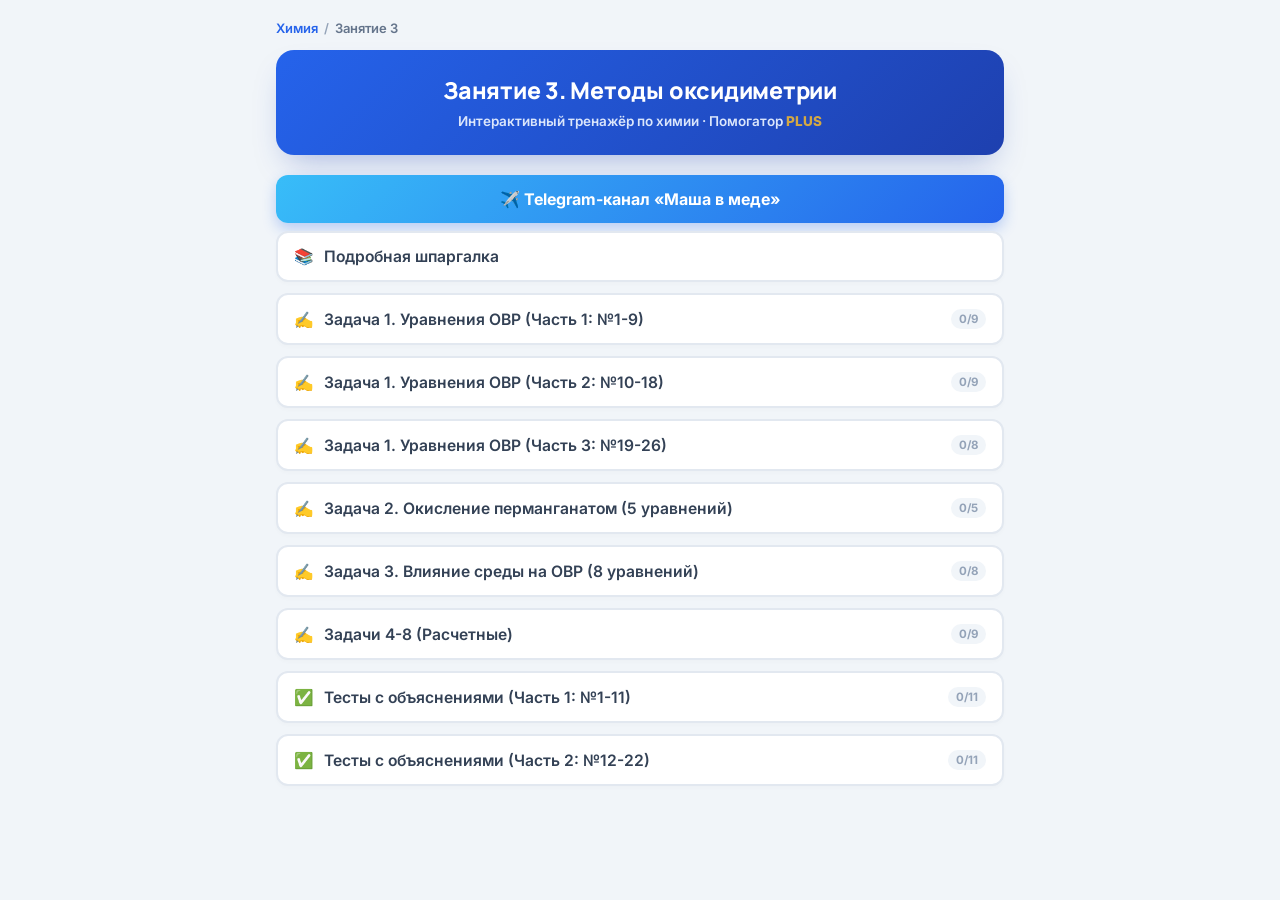
<file: lesson-3.html>
<!DOCTYPE html>
<html lang="ru">
<head>
<meta charset="UTF-8" />
<meta name="viewport" content="width=device-width, initial-scale=1.0" />
<title>Занятие 3. Методы оксидиметрии · Химия · Pomogator.med</title>
<link rel="preconnect" href="https://fonts.googleapis.com">
<link href="https://fonts.googleapis.com/css2?family=Manrope:wght@700;800&family=Inter:wght@400;500;600;700&display=swap" rel="stylesheet">
<link rel="stylesheet" href="style.css">
<style>
  /* === Защита от копирования / выделения === */
  html, body {
    -webkit-user-select: none;
    -moz-user-select: none;
    -ms-user-select: none;
    user-select: none;
    -webkit-touch-callout: none;
    -webkit-tap-highlight-color: transparent;
  }
  input, textarea, [contenteditable="true"] {
    -webkit-user-select: text !important;
    -moz-user-select: text !important;
    -ms-user-select: text !important;
    user-select: text !important;
  }
  img, a { -webkit-user-drag: none; user-drag: none; }
  ::selection { background: transparent; }
  ::-moz-selection { background: transparent; }
</style>
</head>
<body>
<div id="app">

  <div class="crumb">
    <a href="index.html">Химия</a><span class="sep">/</span><span>Занятие 3</span>
  </div>

  <div class="header">
    <h1 id="lessonTitle">Занятие 3. Методы оксидиметрии</h1>
    <div class="subtitle">Интерактивный тренажёр по химии · Помогатор <span class="plus">PLUS</span></div>
  </div>

  <div id="menu" class="view active">
    <a href="https://t.me/pomogator_pimu" target="_blank" class="tg-btn">✈️ Telegram-канал «Маша в меде»</a>

    <div class="menu-grid" id="menuGrid"></div>

    <button class="btn" id="mistakesBtn" style="display:none; margin-top:4px; border-color:#fca5a5;" onclick="show('mistakes')">
      <span class="btn-label"><span>🔁</span><span>Повторить ошибки</span></span>
      <span class="btn-progress has-errors"></span>
    </button>
  </div>

  <div id="content" class="view">
    <button class="btn btn-back" onclick="show('menu')">⬅ Вернуться в меню занятия</button>
    <div id="content-body"></div>
  </div>

</div>

<!-- ============================================================
     ЗАЩИТА ОТ КОПИРОВАНИЯ / СКАЧИВАНИЯ / DEVTOOLS
     ============================================================ -->
<script>
(function protect() {
  'use strict';

  function isEditable(el) {
    if (!el) return false;
    const tag = (el.tagName || '').toLowerCase();
    return tag === 'input' || tag === 'textarea' || el.isContentEditable;
  }

  // 1. ПКМ
  document.addEventListener('contextmenu', e => { e.preventDefault(); return false; });

  // 2. Drag & drop
  document.addEventListener('dragstart', e => { e.preventDefault(); return false; });
  document.addEventListener('drop',      e => { e.preventDefault(); return false; });

  // 3. Копирование / вырезание / вставка
  ['copy', 'cut', 'paste'].forEach(evt => {
    document.addEventListener(evt, e => {
      if (!isEditable(e.target)) { e.preventDefault(); return false; }
    });
  });

  // 4. Выделение мышью вне полей ввода
  document.addEventListener('selectstart', e => {
    if (!isEditable(e.target)) { e.preventDefault(); return false; }
  });

  // 5. Горячие клавиши
  document.addEventListener('keydown', e => {
    const k = (e.key || '').toLowerCase();
    const ctrl = e.ctrlKey || e.metaKey;

    // Ctrl/Cmd + C, X, V, A — только в полях ввода
    if (ctrl && ['c', 'x', 'v', 'a'].includes(k)) {
      if (isEditable(e.target)) return;
      e.preventDefault(); return false;
    }
    // Ctrl/Cmd + S, U, P
    if (ctrl && ['s', 'u', 'p'].includes(k)) { e.preventDefault(); return false; }
    // Ctrl/Cmd + Shift + I / J / C — DevTools
    if (ctrl && e.shiftKey && ['i', 'j', 'c'].includes(k)) { e.preventDefault(); return false; }
    // F12
    if (k === 'f12') { e.preventDefault(); return false; }
  });

  // 6. Правая кнопка мыши
  document.addEventListener('mousedown', e => {
    if (e.button === 2) e.preventDefault();
  });

  // 7. Подмена содержимого буфера при копировании
  document.addEventListener('copy', e => {
    if (isEditable(e.target)) return;
    try {
      e.clipboardData.setData('text/plain', 'Копирование запрещено · Pomogator.med');
      e.preventDefault();
    } catch (err) {}
  });

  // 8. Простейшая детекция DevTools (закомментировано — включите при необходимости)
  /*
  setInterval(() => {
    const wDiff = window.outerWidth  - window.innerWidth  > 160;
    const hDiff = window.outerHeight - window.innerHeight > 160;
    if (wDiff || hDiff) {
      document.body.innerHTML =
        '<div style="padding:40px;font:600 18px Inter,sans-serif;text-align:center">' +
        'DevTools обнаружены. Закройте их, чтобы продолжить.<\/div>';
    }
  }, 1000);
  */
})();
</script>

<script>
const LESSON = {
  id: "lesson-3",
  number: 3,
  title: "Занятие 3. Методы оксидиметрии",
  menu: [{"key":"cheat","type":"cheat","icon":"📚","label":"Подробная шпаргалка"},{"key":"tasks1_1","type":"tasks","icon":"✍️","label":"Задача 1. Уравнения ОВР (Часть 1: №1-9)"},{"key":"tasks1_2","type":"tasks","icon":"✍️","label":"Задача 1. Уравнения ОВР (Часть 2: №10-18)"},{"key":"tasks1_3","type":"tasks","icon":"✍️","label":"Задача 1. Уравнения ОВР (Часть 3: №19-26)"},{"key":"tasks2","type":"tasks","icon":"✍️","label":"Задача 2. Окисление перманганатом (5 уравнений)"},{"key":"tasks3","type":"tasks","icon":"✍️","label":"Задача 3. Влияние среды на ОВР (8 уравнений)"},{"key":"tasks4_8","type":"tasks","icon":"✍️","label":"Задачи 4-8 (Расчетные)"},{"key":"tests1","type":"tests","icon":"✅","label":"Тесты с объяснениями (Часть 1: №1-11)"},{"key":"tests2","type":"tests","icon":"✅","label":"Тесты с объяснениями (Часть 2: №12-22)"}]
};
const data = {"cheat":"\n<div class=\"content-box cheat-sheet\" style=\"border-left:none; padding: 0;\">\n    <div style=\"text-align:center; background: linear-gradient(135deg, #7c3aed 0%, #5b21b6 100%); color: white; padding: 15px; border-radius: 12px 12px 0 0;\">\n        <h2 style=\"margin:0; font-size:1.4rem; letter-spacing: 0.5px;\">🌟 МЕГА-ШПАРГАЛКА: ТЕМА 3</h2>\n        <div style=\"font-size:1.05rem; opacity: 0.9; margin-top: 5px;\">Методы оксидиметрии</div>\n    </div>\n\n    <!-- ТЕОРЕТИЧЕСКАЯ БАЗА -->\n    <div style=\"background: #f5f3ff; padding: 20px; border-radius: 0 0 12px 12px; margin-bottom: 20px; border: 2px solid #7c3aed; border-top: none;\">\n        <strong style=\"color:#5b21b6; font-size:1.2rem;\">📌 1. Важнейшие теоретические понятия</strong><br>\n        <ul style=\"margin-top:10px; margin-bottom:0; padding-left: 20px; line-height: 1.6;\">\n            <li><b>Оксидиметрия</b> — титриметрический метод анализа, основанный на окислительно-восстановительных реакциях (ОВР).</li>\n            <li><b>Окислитель (Ox)</b> — вещество, принимающее электроны (его степень окисления понижается). Процесс принятия электронов называется <i>восстановлением</i>.</li>\n            <li><b>Восстановитель (Red)</b> — вещество, отдающее электроны (его степень окисления повышается). Процесс отдачи электронов называется <i>окислением</i>.</li>\n            <li>Для уравнивания ОВР в растворах применяется <b>метод электронно-ионного баланса (метод полуреакций)</b>, учитывающий кислотность среды (участие ионов H<sup>+</sup>, OH<sup>-</sup> или молекул воды в зависимости от среды).</li>\n        </ul>\n    </div>\n\n    <!-- СРАВНЕНИЕ МЕТОДОВ -->\n    <div style=\"background: #f8fafc; padding: 20px; border-radius: 12px; margin-bottom: 20px; border-left: 5px solid #334155; box-shadow: 0 2px 4px rgba(0,0,0,0.05);\">\n        <strong style=\"color:#0f172a; font-size:1.2rem;\">🧪 2. Сравнение методов: Перманганатометрия и Йодометрия</strong><br>\n        <div style=\"overflow-x: auto; margin-top: 10px;\">\n            <table class=\"styled-table\" style=\"width: 100%; border-collapse: collapse; background: white;\">\n                <tr style=\"background: #e2e8f0;\">\n                    <th style=\"padding: 10px; border: 1px solid #cbd5e1; text-align: center;\">Характеристика</th>\n                    <th style=\"padding: 10px; border: 1px solid #cbd5e1; text-align: center;\">Перманганатометрия</th>\n                    <th style=\"padding: 10px; border: 1px solid #cbd5e1; text-align: center;\">Йодометрия</th>\n                </tr>\n                <tr>\n                    <td style=\"padding: 10px; border: 1px solid #cbd5e1;\"><b>Рабочий раствор (титрант)</b></td>\n                    <td style=\"padding: 10px; border: 1px solid #cbd5e1;\">Перманганат калия (KMnO<sub>4</sub>)</td>\n                    <td style=\"padding: 10px; border: 1px solid #cbd5e1;\">Тиосульфат натрия (Na<sub>2</sub>S<sub>2</sub>O<sub>3</sub>)</td>\n                </tr>\n                <tr>\n                    <td style=\"padding: 10px; border: 1px solid #cbd5e1;\"><b>Исходное вещество (стандарт)</b></td>\n                    <td style=\"padding: 10px; border: 1px solid #cbd5e1;\">Щавелевая кислота (H<sub>2</sub>C<sub>2</sub>O<sub>4</sub>) или оксалат натрия</td>\n                    <td style=\"padding: 10px; border: 1px solid #cbd5e1;\">Дихромат калия (K<sub>2</sub>Cr<sub>2</sub>O<sub>7</sub>)</td>\n                </tr>\n                <tr>\n                    <td style=\"padding: 10px; border: 1px solid #cbd5e1;\"><b>Индикатор</b></td>\n                    <td style=\"padding: 10px; border: 1px solid #cbd5e1;\"><b>БЕЗ ИНДИКАТОРА!</b> Титруют до бледно-розовой окраски от одной лишней капли самого KMnO<sub>4</sub>.</td>\n                    <td style=\"padding: 10px; border: 1px solid #cbd5e1;\"><b>КРАХМАЛ.</b> Добавляют строго в конце титрования (к соломенно-желтому раствору), титруют от синего до обесцвечивания.</td>\n                </tr>\n                <tr>\n                    <td style=\"padding: 10px; border: 1px solid #cbd5e1;\"><b>Особенности условий среды</b></td>\n                    <td style=\"padding: 10px; border: 1px solid #cbd5e1;\">Только сильнокислая среда, причем создают ее строго <b>H<sub>2</sub>SO<sub>4</sub></b>. Соляную брать нельзя (окислится до хлора), азотную тоже (она сама сильный окислитель).</td>\n                    <td style=\"padding: 10px; border: 1px solid #cbd5e1;\">Проводят <b>на холоду</b> (йод летуч) и оставляют в темном месте (реакция идет медленно).</td>\n                </tr>\n            </table>\n        </div>\n        <p style=\"font-size: 0.95rem; color: #be123c; margin-top: 10px; font-weight: bold;\">Лайфхак для тестов: Реакция перманганата со щавелевой кислотой является автокаталитической (она сама себя ускоряет образующимися ионами Mn<sup>2+</sup>) и требует начального нагревания раствора до 70-80°C.</p>\n    </div>\n\n    <!-- ЭКВИВАЛЕНТЫ В ОВР -->\n    <div style=\"background: #e0e7ff; padding: 20px; border-radius: 12px; margin-bottom: 20px; border-left: 5px solid #4f46e5; box-shadow: 0 2px 4px rgba(0,0,0,0.05);\">\n        <strong style=\"color:#3730a3; font-size:1.2rem;\">⚖️ 3. Расчет эквивалента (f<sub>экв</sub>) в ОВР</strong><br>\n        <p style=\"margin-top:5px; margin-bottom: 10px;\">В оксидиметрии фактор эквивалентности зависит от <b>числа отданных или принятых электронов (z)</b> в конкретной полуреакции.</p>\n        \n        <div class=\"formula\" style=\"border: 1px dashed #818cf8; color: #4338ca; display: block; text-align: center; font-size: 1.2rem; padding: 10px; border-radius: 8px; font-weight: bold; background: white;\">\n            f<sub>экв</sub> = 1 / z &nbsp;&nbsp; → &nbsp;&nbsp; M<sub>экв</sub> = M / z (г/моль)\n        </div>\n        \n        <p style=\"margin-bottom: 5px;\"><b>Самые важные примеры факторов эквивалентности (часто спрашивают на зачете):</b></p>\n        <ul style=\"margin-top:0; padding-left: 20px; line-height: 1.6;\">\n            <li><b>KMnO<sub>4</sub> в кислой среде (H<sub>2</sub>SO<sub>4</sub>):</b> MnO<sub>4</sub><sup>-</sup> + 8H<sup>+</sup> + <b>5e</b> → Mn<sup>2+</sup> + 4H<sub>2</sub>O. <br>Число электронов z = 5. Значит, <b>f<sub>экв</sub> = 1/5</b>.</li>\n            <li><b>KMnO<sub>4</sub> в нейтральной среде (H<sub>2</sub>O):</b> MnO<sub>4</sub><sup>-</sup> + 2H<sub>2</sub>O + <b>3e</b> → MnO<sub>2</sub>↓ + 4OH<sup>-</sup>. <br>Число электронов z = 3. Значит, <b>f<sub>экв</sub> = 1/3</b>.</li>\n            <li><b>KMnO<sub>4</sub> в сильнощелочной среде (KOH):</b> MnO<sub>4</sub><sup>-</sup> + <b>1e</b> → MnO<sub>4</sub><sup>2-</sup>. <br>Число электронов z = 1. Значит, <b>f<sub>экв</sub> = 1</b>.</li>\n            <li><b>Йод (I<sub>2</sub>):</b> I<sub>2</sub> + <b>2e</b> → 2I<sup>-</sup>. Число электронов z = 2. Значит, <b>f<sub>экв</sub> = 1/2</b>.</li>\n            <li><b>Тиосульфат натрия (Na<sub>2</sub>S<sub>2</sub>O<sub>3</sub>):</b> 2S<sub>2</sub>O<sub>3</sub><sup>2-</sup> - <b>2e</b> → S<sub>4</sub>O<sub>6</sub><sup>2-</sup>. (Так как на 2 молекулы тиосульфата уходит 2 электрона, на 1 молекулу приходится 1 электрон). Значит, <b>f<sub>экв</sub> = 1</b>.</li>\n        </ul>\n    </div>\n\n    <!-- РАСЧЕТЫ -->\n    <div style=\"background: #fffbeb; padding: 20px; border-radius: 12px; border-left: 5px solid #d97706; box-shadow: 0 2px 4px rgba(0,0,0,0.05);\">\n        <strong style=\"color:#b45309; font-size:1.2rem;\">💡 4. Главные формулы для решения задач</strong><br>\n        \n        <p style=\"margin-top: 10px;\">В оксидиметрии полностью сохраняется <b>Закон эквивалентов</b> — окислитель и восстановитель реагируют в строго эквивалентных количествах:</p>\n        <div class=\"formula\" style=\"border: 1px dashed #f59e0b; color: #b45309; display: inline-block; padding: 10px 15px; border-radius: 8px; font-family: monospace; font-size: 1.15rem; font-weight: bold; background: white;\">\n            C<sub>экв</sub>(Ox) &middot; V(Ox) = C<sub>экв</sub>(Red) &middot; V(Red)\n        </div>\n        <p style=\"font-size: 0.95rem; color: #334155; margin-top: 5px; margin-bottom: 15px;\"><i>Где C<sub>экв</sub> — молярная концентрация эквивалента (нормальность) в моль/л, V — объемы растворов окислителя и восстановителя (важно: объемы с обеих сторон уравнения должны быть в одинаковых единицах измерения).</i></p>\n\n        <p><b>Как найти титр (Т) по нормальности:</b></p>\n        <div class=\"formula\" style=\"border: 1px dashed #f59e0b; color: #b45309; display: inline-block; padding: 10px 15px; border-radius: 8px; font-family: monospace; font-size: 1.15rem; font-weight: bold; background: white;\">\n            T = (C<sub>экв</sub> &middot; M<sub>экв</sub>) / 1000\n        </div>\n        <p style=\"font-size: 0.95rem; line-height: 1.6; margin-top: 5px; color: #1e293b;\">\n            <i>Где:</i><br>\n            • <b>T</b> — титр (строго в г/мл).<br>\n            • <b>M<sub>экв</sub></b> — молярная масса эквивалента (M / z) в г/моль.<br>\n        </p>\n        <p style=\"margin-top: 15px; font-size: 0.95rem;\"><b>Определение массы вещества по результатам титрования:</b></p>\n        <p style=\"font-size: 0.95rem; color: #1e293b; margin-top: 5px; margin-bottom: 0;\">Если нужно найти массу вещества в определенном объеме колбы, используйте: <br><b>m = T &middot; V<sub>колбы</sub></b> или <b>m = (C<sub>экв</sub> &middot; M<sub>экв</sub> &middot; V<sub>колбы в мл</sub>) / 1000</b></p>\n    </div>\n</div>\n    ","tasks1_1":[{"title":"Уравнение 1","desc":"FeS + HNO₃ → Fe(NO₃)₃ + NO + H₂SO₄ + H₂O","steps":[{"q":"Какой коэффициент должен стоять перед HNO₃?","a":6,"sol":"<b>Метод полуреакций:</b><br><div class='half-reaction'>Восстановитель: FeS + 4H₂O – 9e⁻ → Fe³⁺ + SO₄²⁻ + 8H⁺ | ×1<br>Окислитель: NO₃⁻ + 4H⁺ + 3e⁻ → NO + 2H₂O | ×3</div><b>Суммарное ионное:</b><br>FeS + 4H₂O + 3NO₃⁻ + 12H⁺ → Fe³⁺ + SO₄²⁻ + 8H⁺ + 3NO + 6H₂O<br><i>После сокращения H⁺ и H₂O:</i><br>FeS + 3NO₃⁻ + 4H⁺ → Fe³⁺ + SO₄²⁻ + 3NO + 2H₂O<br>В молекулярном виде нам нужно еще 3 иона NO₃⁻ для связывания с Fe³⁺, поэтому суммарно нужно 6 HNO₃.<br><b>Итоговое уравнение:</b><br>FeS + <b>6</b>HNO₃ → Fe(NO₃)₃ + 3NO + H₂SO₄ + 2H₂O."}]},{"title":"Уравнение 2","desc":"KI + (NH₄)₂Cr₂O₇ + H₂SO₄ → I₂ + Cr₂(SO₄)₃ + (NH₄)₂SO₄ + K₂SO₄ + H₂O","steps":[{"q":"Какой коэффициент должен стоять перед KI?","a":6,"sol":"<b>Метод полуреакций:</b><br><div class='half-reaction'>Восстановитель: 2I⁻ – 2e⁻ → I₂ | ×3<br>Окислитель: Cr₂O₇²⁻ + 14H⁺ + 6e⁻ → 2Cr³⁺ + 7H₂O | ×1</div><b>Суммарное ионное:</b><br>Cr₂O₇²⁻ + 14H⁺ + 6I⁻ → 2Cr³⁺ + 7H₂O + 3I₂<br><b>Итоговое уравнение:</b><br><b>6</b>KI + (NH₄)₂Cr₂O₇ + 7H₂SO₄ → 3I₂ + Cr₂(SO₄)₃ + (NH₄)₂SO₄ + 3K₂SO₄ + 7H₂O."}]},{"title":"Уравнение 3","desc":"PH₃ + KMnO₄ + H₂SO₄ → H₃PO₄ + MnSO₄ + K₂SO₄ + H₂O","steps":[{"q":"Чему равна сумма всех коэффициентов?","a":54,"sol":"<b>Метод полуреакций:</b><br><div class='half-reaction'>Восстановитель: PH₃ + 4H₂O – 8e⁻ → H₃PO₄ + 8H⁺ | ×5<br>Окислитель: MnO₄⁻ + 8H⁺ + 5e⁻ → Mn²⁺ + 4H₂O | ×8</div><b>Суммарное ионное:</b><br>5PH₃ + 20H₂O + 8MnO₄⁻ + 64H⁺ → 5H₃PO₄ + 40H⁺ + 8Mn²⁺ + 32H₂O<br><i>После сокращения:</i> 5PH₃ + 8MnO₄⁻ + 24H⁺ → 5H₃PO₄ + 8Mn²⁺ + 12H₂O<br><b>Итоговое уравнение:</b><br>5PH₃ + 8KMnO₄ + 12H₂SO₄ → 5H₃PO₄ + 8MnSO₄ + 4K₂SO₄ + 12H₂O.<br>Сумма: 5+8+12+5+8+4+12 = <b>54</b>."}]},{"title":"Уравнение 4","desc":"MnO₂ + KClO₃ + KOH → K₂MnO₄ + KCl + H₂O","steps":[{"q":"Какой коэффициент стоит перед KOH?","a":6,"sol":"<b>Метод полуреакций (щелочная среда):</b><br><div class='half-reaction'>Восстановитель: MnO₂ + 4OH⁻ – 2e⁻ → MnO₄²⁻ + 2H₂O | ×3<br>Окислитель: ClO₃⁻ + 3H₂O + 6e⁻ → Cl⁻ + 6OH⁻ | ×1</div><b>Суммарное ионное:</b><br>3MnO₂ + 12OH⁻ + ClO₃⁻ + 3H₂O → 3MnO₄²⁻ + 6H₂O + Cl⁻ + 6OH⁻<br><i>После сокращения:</i> 3MnO₂ + ClO₃⁻ + 6OH⁻ → 3MnO₄²⁻ + Cl⁻ + 3H₂O<br><b>Итоговое уравнение:</b><br>3MnO₂ + KClO₃ + <b>6</b>KOH → 3K₂MnO₄ + KCl + 3H₂O."}]},{"title":"Уравнение 5","desc":"C₂H₅OH + K₂Cr₂O₇ + H₂SO₄ → CO₂ + Cr₂(SO₄)₃ + K₂SO₄ + H₂O","steps":[{"q":"Какой коэффициент стоит перед K₂Cr₂O₇?","a":2,"sol":"<b>Метод полуреакций:</b><br><div class='half-reaction'>Восстановитель: C₂H₅OH + 3H₂O – 12e⁻ → 2CO₂ + 12H⁺ | ×1<br>Окислитель: Cr₂O₇²⁻ + 14H⁺ + 6e⁻ → 2Cr³⁺ + 7H₂O | ×2</div><b>Суммарное ионное:</b><br>C₂H₅OH + 3H₂O + 2Cr₂O₇²⁻ + 28H⁺ → 2CO₂ + 12H⁺ + 4Cr³⁺ + 14H₂O<br><i>После сокращения:</i> C₂H₅OH + 2Cr₂O₇²⁻ + 16H⁺ → 2CO₂ + 4Cr³⁺ + 11H₂O<br><b>Итоговое уравнение:</b><br>C₂H₅OH + <b>2</b>K₂Cr₂O₇ + 8H₂SO₄ → 2CO₂ + 2Cr₂(SO₄)₃ + 2K₂SO₄ + 11H₂O."}]},{"title":"Уравнение 6","desc":"K₂MnO₄ + Na₂SO₃ + H₂O → MnO₂ + Na₂SO₄ + KOH","steps":[{"q":"Какой коэффициент стоит перед KOH?","a":2,"sol":"<b>Метод полуреакций:</b><br><div class='half-reaction'>Восстановитель: SO₃²⁻ + 2OH⁻ – 2e⁻ → SO₄²⁻ + H₂O | ×1<br>Окислитель: MnO₄²⁻ + 2H₂O + 2e⁻ → MnO₂ + 4OH⁻ | ×1</div><b>Суммарное ионное:</b><br>SO₃²⁻ + MnO₄²⁻ + H₂O → SO₄²⁻ + MnO₂ + 2OH⁻<br><b>Итоговое уравнение:</b><br>K₂MnO₄ + Na₂SO₃ + H₂O → MnO₂ + Na₂SO₄ + <b>2</b>KOH."}]},{"title":"Уравнение 7","desc":"C₂H₂ + KMnO₄ + H₂SO₄ → CO₂ + K₂SO₄ + MnSO₄ + H₂O","steps":[{"q":"Какой коэффициент перед KMnO₄?","a":2,"sol":"<b>Метод полуреакций:</b><br><div class='half-reaction'>Восстановитель: C₂H₂ + 4H₂O – 10e⁻ → 2CO₂ + 10H⁺ | ×1<br>Окислитель: MnO₄⁻ + 8H⁺ + 5e⁻ → Mn²⁺ + 4H₂O | ×2</div><b>Суммарное ионное:</b><br>C₂H₂ + 4H₂O + 2MnO₄⁻ + 16H⁺ → 2CO₂ + 10H⁺ + 2Mn²⁺ + 8H₂O<br><i>После сокращения:</i> C₂H₂ + 2MnO₄⁻ + 6H⁺ → 2CO₂ + 2Mn²⁺ + 4H₂O<br><b>Итоговое уравнение:</b><br>C₂H₂ + <b>2</b>KMnO₄ + 3H₂SO₄ → 2CO₂ + K₂SO₄ + 2MnSO₄ + 4H₂O."}]},{"title":"Уравнение 8","desc":"CrO₃ + H₂O₂ + H₂SO₄ → Cr₂(SO₄)₃ + H₂O + O₂","steps":[{"q":"Чему равна сумма всех коэффициентов?","a":18,"sol":"<b>Метод полуреакций:</b><br><div class='half-reaction'>Восстановитель: H₂O₂ – 2e⁻ → O₂ + 2H⁺ | ×3<br>Окислитель: 2CrO₃ + 12H⁺ + 6e⁻ → 2Cr³⁺ + 6H₂O | ×1</div><b>Суммарное ионное:</b><br>3H₂O₂ + 2CrO₃ + 12H⁺ → 3O₂ + 6H⁺ + 2Cr³⁺ + 6H₂O<br><i>После сокращения:</i> 3H₂O₂ + 2CrO₃ + 6H⁺ → 3O₂ + 2Cr³⁺ + 6H₂O<br><b>Итоговое уравнение:</b><br>2CrO₃ + 3H₂O₂ + 3H₂SO₄ → Cr₂(SO₄)₃ + 3O₂ + 6H₂O.<br>Сумма: 2+3+3+1+3+6 = <b>18</b>."}]},{"title":"Уравнение 9","desc":"KOH + Cl₂ → KCl + KClO₃ + H₂O","steps":[{"q":"Какой коэффициент перед KOH?","a":6,"sol":"<b>Метод полуреакций (диспропорционирование):</b><br><div class='half-reaction'>Восстановитель: Cl₂ + 12OH⁻ – 10e⁻ → 2ClO₃⁻ + 6H₂O | ×1<br>Окислитель: Cl₂ + 2e⁻ → 2Cl⁻ | ×5</div><b>Суммарное ионное:</b><br>6Cl₂ + 12OH⁻ → 2ClO₃⁻ + 10Cl⁻ + 6H₂O<br><i>Делим все коэффициенты на 2:</i><br>3Cl₂ + 6OH⁻ → ClO₃⁻ + 5Cl⁻ + 3H₂O<br><b>Итоговое уравнение:</b><br>3Cl₂ + <b>6</b>KOH → 5KCl + KClO₃ + 3H₂O."}]}],"tasks1_2":[{"title":"Уравнение 10","desc":"BaFeO₄ + KI + HCl → FeCl₂ + BaCl₂ + I₂ + KCl + H₂O","steps":[{"q":"Какой коэффициент стоит перед HCl?","a":8,"sol":"<b>Метод полуреакций:</b><br><div class='half-reaction'>Восстановитель: 2I⁻ – 2e⁻ → I₂ | ×2<br>Окислитель: FeO₄²⁻ + 8H⁺ + 4e⁻ → Fe²⁺ + 4H₂O | ×1</div><b>Суммарное ионное:</b><br>FeO₄²⁻ + 8H⁺ + 4I⁻ → Fe²⁺ + 4H₂O + 2I₂<br><b>Итоговое уравнение:</b><br>BaFeO₄ + 4KI + <b>8</b>HCl → FeCl₂ + BaCl₂ + 2I₂ + 4KCl + 4H₂O."}]},{"title":"Уравнение 11","desc":"FeCl₃ + H₂O₂ + KOH → K₂FeO₄ + KCl + H₂O","steps":[{"q":"Какой коэффициент стоит перед KOH?","a":10,"sol":"<b>Метод полуреакций:</b><br><div class='half-reaction'>Восстановитель: Fe³⁺ + 8OH⁻ – 3e⁻ → FeO₄²⁻ + 4H₂O | ×2<br>Окислитель: H₂O₂ + 2e⁻ → 2OH⁻ | ×3</div><b>Суммарное ионное:</b><br>2Fe³⁺ + 16OH⁻ + 3H₂O₂ → 2FeO₄²⁻ + 8H₂O + 6OH⁻<br><i>После сокращения:</i> 2Fe³⁺ + 10OH⁻ + 3H₂O₂ → 2FeO₄²⁻ + 8H₂O<br><b>Итоговое уравнение:</b><br>2FeCl₃ + 3H₂O₂ + <b>10</b>KOH → 2K₂FeO₄ + 6KCl + 8H₂O."}]},{"title":"Уравнение 12","desc":"KBrO + MnCl₂ + KOH → KBr + MnO₂ + KCl + H₂O","steps":[{"q":"Чему равна сумма всех коэффициентов?","a":9,"sol":"<b>Метод полуреакций:</b><br><div class='half-reaction'>Восстановитель: Mn²⁺ + 4OH⁻ – 2e⁻ → MnO₂ + 2H₂O | ×1<br>Окислитель: BrO⁻ + H₂O + 2e⁻ → Br⁻ + 2OH⁻ | ×1</div><b>Суммарное ионное:</b><br>Mn²⁺ + 4OH⁻ + BrO⁻ + H₂O → MnO₂ + 2H₂O + Br⁻ + 2OH⁻<br><i>После сокращения:</i> Mn²⁺ + BrO⁻ + 2OH⁻ → MnO₂ + Br⁻ + H₂O<br><b>Итоговое уравнение:</b><br>KBrO + MnCl₂ + 2KOH → KBr + MnO₂ + 2KCl + H₂O.<br>Сумма: 1+1+2+1+1+2+1 = <b>9</b>."}]},{"title":"Уравнение 13","desc":"NaNO₂ + NaI + H₂SO₄ → NO + I₂ + Na₂SO₄ + H₂O","steps":[{"q":"Какой коэффициент перед H₂SO₄?","a":2,"sol":"<b>Метод полуреакций:</b><br><div class='half-reaction'>Восстановитель: 2I⁻ – 2e⁻ → I₂ | ×1<br>Окислитель: NO₂⁻ + 2H⁺ + e⁻ → NO + H₂O | ×2</div><b>Суммарное ионное:</b><br>2I⁻ + 2NO₂⁻ + 4H⁺ → I₂ + 2NO + 2H₂O<br><b>Итоговое уравнение:</b><br>2NaNO₂ + 2NaI + <b>2</b>H₂SO₄ → 2NO + I₂ + 2Na₂SO₄ + 2H₂O."}]},{"title":"Уравнение 14","desc":"KMnO₄ + H₂O₂ + H₂SO₄ → MnSO₄ + O₂ + K₂SO₄ + H₂O","steps":[{"q":"Какой коэффициент перед H₂O?","a":8,"sol":"<b>Метод полуреакций:</b><br><div class='half-reaction'>Восстановитель: H₂O₂ – 2e⁻ → O₂ + 2H⁺ | ×5<br>Окислитель: MnO₄⁻ + 8H⁺ + 5e⁻ → Mn²⁺ + 4H₂O | ×2</div><b>Суммарное ионное:</b><br>5H₂O₂ + 2MnO₄⁻ + 16H⁺ → 5O₂ + 10H⁺ + 2Mn²⁺ + 8H₂O<br><i>После сокращения:</i> 5H₂O₂ + 2MnO₄⁻ + 6H⁺ → 5O₂ + 2Mn²⁺ + 8H₂O<br><b>Итоговое уравнение:</b><br>2KMnO₄ + 5H₂O₂ + 3H₂SO₄ → 2MnSO₄ + 5O₂ + K₂SO₄ + <b>8</b>H₂O."}]},{"title":"Уравнение 15","desc":"SO₂ + Br₂ + H₂O → HBr + H₂SO₄","steps":[{"q":"Какой коэффициент перед HBr?","a":2,"sol":"<b>Метод полуреакций:</b><br><div class='half-reaction'>Восстановитель: SO₂ + 2H₂O – 2e⁻ → SO₄²⁻ + 4H⁺ | ×1<br>Окислитель: Br₂ + 2e⁻ → 2Br⁻ | ×1</div><b>Суммарное ионное:</b><br>SO₂ + 2H₂O + Br₂ → SO₄²⁻ + 4H⁺ + 2Br⁻<br><b>Итоговое уравнение:</b><br>SO₂ + Br₂ + 2H₂O → <b>2</b>HBr + H₂SO₄."}]},{"title":"Уравнение 16","desc":"I₂ + KOH → KIO₃ + KI + H₂O","steps":[{"q":"Какой коэффициент стоит перед KOH?","a":6,"sol":"<b>Метод полуреакций (диспропорционирование):</b><br><div class='half-reaction'>Восстановитель: I₂ + 12OH⁻ – 10e⁻ → 2IO₃⁻ + 6H₂O | ×1<br>Окислитель: I₂ + 2e⁻ → 2I⁻ | ×5</div><b>Суммарное ионное:</b><br>6I₂ + 12OH⁻ → 2IO₃⁻ + 10I⁻ + 6H₂O<br><i>Делим на 2:</i> 3I₂ + 6OH⁻ → IO₃⁻ + 5I⁻ + 3H₂O<br><b>Итоговое уравнение:</b><br>3I₂ + <b>6</b>KOH → KIO₃ + 5KI + 3H₂O."}]},{"title":"Уравнение 17","desc":"KMnO₄ + KOH → K₂MnO₄ + O₂ + H₂O","steps":[{"q":"Чему равна сумма всех коэффициентов?","a":15,"sol":"<b>Метод полуреакций:</b><br><div class='half-reaction'>Восстановитель: 4OH⁻ – 4e⁻ → O₂ + 2H₂O | ×1<br>Окислитель: MnO₄⁻ + e⁻ → MnO₄²⁻ | ×4</div><b>Суммарное ионное:</b><br>4OH⁻ + 4MnO₄⁻ → O₂ + 2H₂O + 4MnO₄²⁻<br><b>Итоговое уравнение:</b><br>4KMnO₄ + 4KOH → 4K₂MnO₄ + O₂ + 2H₂O. Сумма: 4+4+4+1+2 = <b>15</b>."}]},{"title":"Уравнение 18","desc":"I₂ + Cl₂ + H₂O → HIO₃ + HCl","steps":[{"q":"Какой коэффициент перед HCl?","a":10,"sol":"<b>Метод полуреакций:</b><br><div class='half-reaction'>Восстановитель: I₂ + 6H₂O – 10e⁻ → 2IO₃⁻ + 12H⁺ | ×1<br>Окислитель: Cl₂ + 2e⁻ → 2Cl⁻ | ×5</div><b>Суммарное ионное:</b><br>I₂ + 6H₂O + 5Cl₂ → 2IO₃⁻ + 12H⁺ + 10Cl⁻<br><b>Итоговое уравнение:</b><br>I₂ + 5Cl₂ + 6H₂O → 2HIO₃ + <b>10</b>HCl."}]}],"tasks1_3":[{"title":"Уравнение 19","desc":"Mn(NO₃)₂ + PbO₂ + HNO₃ → HMnO₄ + Pb(NO₃)₂ + H₂O","steps":[{"q":"Какой коэффициент перед PbO₂?","a":5,"sol":"<b>Метод полуреакций:</b><br><div class='half-reaction'>Восстановитель: Mn²⁺ + 4H₂O – 5e⁻ → MnO₄⁻ + 8H⁺ | ×2<br>Окислитель: PbO₂ + 4H⁺ + 2e⁻ → Pb²⁺ + 2H₂O | ×5</div><b>Суммарное ионное:</b><br>2Mn²⁺ + 8H₂O + 5PbO₂ + 20H⁺ → 2MnO₄⁻ + 16H⁺ + 5Pb²⁺ + 10H₂O<br><i>После сокращения:</i> 2Mn²⁺ + 5PbO₂ + 4H⁺ → 2MnO₄⁻ + 5Pb²⁺ + 2H₂O<br><b>Итоговое уравнение:</b><br>2Mn(NO₃)₂ + <b>5</b>PbO₂ + 6HNO₃ → 2HMnO₄ + 5Pb(NO₃)₂ + 2H₂O."}]},{"title":"Уравнение 20","desc":"HNO₂ + KMnO₄ + H₂SO₄ → HNO₃ + MnSO₄ + K₂SO₄ + H₂O","steps":[{"q":"Чему равна сумма всех коэффициентов?","a":21,"sol":"<b>Метод полуреакций:</b><br><div class='half-reaction'>Восстановитель: HNO₂ + H₂O – 2e⁻ → NO₃⁻ + 3H⁺ | ×5<br>Окислитель: MnO₄⁻ + 8H⁺ + 5e⁻ → Mn²⁺ + 4H₂O | ×2</div><b>Суммарное ионное:</b><br>5HNO₂ + 5H₂O + 2MnO₄⁻ + 16H⁺ → 5NO₃⁻ + 15H⁺ + 2Mn²⁺ + 8H₂O<br><i>После сокращения:</i> 5HNO₂ + 2MnO₄⁻ + H⁺ → 5NO₃⁻ + 2Mn²⁺ + 3H₂O<br><b>Итоговое уравнение:</b><br>5HNO₂ + 2KMnO₄ + 3H₂SO₄ → 5HNO₃ + 2MnSO₄ + K₂SO₄ + 3H₂O. Сумма: 5+2+3+5+2+1+3 = <b>21</b>."}]},{"title":"Уравнение 21","desc":"Bi(NO₃)₃ + SnCl₂ + NaOH → Bi + Na₂SnO₃ + NaNO₃ + NaCl + H₂O","steps":[{"q":"Какой коэффициент стоит перед NaOH?","a":18,"sol":"<b>Метод полуреакций:</b><br><div class='half-reaction'>Восстановитель: Sn²⁺ + 6OH⁻ – 2e⁻ → SnO₃²⁻ + 3H₂O | ×3<br>Окислитель: Bi³⁺ + 3e⁻ → Bi | ×2</div><b>Суммарное ионное:</b><br>3Sn²⁺ + 18OH⁻ + 2Bi³⁺ → 3SnO₃²⁻ + 9H₂O + 2Bi<br><b>Итоговое уравнение:</b><br>2Bi(NO₃)₃ + 3SnCl₂ + <b>18</b>NaOH → 2Bi + 3Na₂SnO₃ + 6NaNO₃ + 6NaCl + 9H₂O."}]},{"title":"Уравнение 22","desc":"KMnO₄ + HNO₂ + H₂SO₄ → HNO₃ + K₂SO₄ + MnSO₄ + H₂O","steps":[{"q":"Какой коэффициент перед HNO₂?","a":5,"sol":"<b>Это уравнение идентично №20 (просто переставлены реагенты).</b><br>Полуреакции те же: HNO₂ отдает 2 электрона, MnO₄⁻ принимает 5 электронов.<br><b>Итоговое уравнение:</b><br>2KMnO₄ + <b>5</b>HNO₂ + 3H₂SO₄ → 5HNO₃ + K₂SO₄ + 2MnSO₄ + 3H₂O."}]},{"title":"Уравнение 23","desc":"K₂Cr₂O₇ + HCl → CrCl₃ + Cl₂ + KCl + H₂O","steps":[{"q":"Какой коэффициент перед HCl?","a":14,"sol":"<b>Метод полуреакций:</b><br><div class='half-reaction'>Восстановитель: 2Cl⁻ – 2e⁻ → Cl₂ | ×3<br>Окислитель: Cr₂O₇²⁻ + 14H⁺ + 6e⁻ → 2Cr³⁺ + 7H₂O | ×1</div><b>Суммарное ионное:</b><br>Cr₂O₇²⁻ + 14H⁺ + 6Cl⁻ → 2Cr³⁺ + 7H₂O + 3Cl₂<br><b>Итоговое уравнение</b> (остальные 8 Cl⁻ идут на солеобразование):<br>K₂Cr₂O₇ + <b>14</b>HCl → 2CrCl₃ + 3Cl₂ + 2KCl + 7H₂O."}]},{"title":"Уравнение 24","desc":"KMnO₄ + NaNO₂ + Ba(OH)₂ → BaMnO₄ + NaNO₃ + KOH + H₂O","steps":[{"q":"Какой коэффициент перед Ba(OH)₂?","a":2,"sol":"<b>Метод полуреакций:</b><br><div class='half-reaction'>Восстановитель: NO₂⁻ + 2OH⁻ – 2e⁻ → NO₃⁻ + H₂O | ×1<br>Окислитель: MnO₄⁻ + e⁻ → MnO₄²⁻ | ×2</div><b>Суммарное ионное:</b><br>NO₂⁻ + 2OH⁻ + 2MnO₄⁻ → NO₃⁻ + H₂O + 2MnO₄²⁻<br>На два иона MnO₄²⁻ требуется два иона Ba²⁺ для образования осадка 2BaMnO₄. Следовательно, нужно взять 2Ba(OH)₂.<br><b>Итоговое уравнение:</b><br>2KMnO₄ + NaNO₂ + <b>2</b>Ba(OH)₂ → 2BaMnO₄ + NaNO₃ + 2KOH + H₂O."}]},{"title":"Уравнение 25","desc":"K₂Cr₂O₇ + NaNO₂ + H₂SO₄ → Cr₂(SO₄)₃ + NaNO₃ + K₂SO₄ + H₂O","steps":[{"q":"Какой коэффициент стоит перед NaNO₂?","a":3,"sol":"<b>Метод полуреакций:</b><br><div class='half-reaction'>Восстановитель: NO₂⁻ + H₂O – 2e⁻ → NO₃⁻ + 2H⁺ | ×3<br>Окислитель: Cr₂O₇²⁻ + 14H⁺ + 6e⁻ → 2Cr³⁺ + 7H₂O | ×1</div><b>Суммарное ионное:</b><br>3NO₂⁻ + 3H₂O + Cr₂O₇²⁻ + 14H⁺ → 3NO₃⁻ + 6H⁺ + 2Cr³⁺ + 7H₂O<br><i>После сокращения:</i> 3NO₂⁻ + Cr₂O₇²⁻ + 8H⁺ → 3NO₃⁻ + 2Cr³⁺ + 4H₂O<br><b>Итоговое уравнение:</b><br>K₂Cr₂O₇ + <b>3</b>NaNO₂ + 4H₂SO₄ → Cr₂(SO₄)₃ + 3NaNO₃ + K₂SO₄ + 4H₂O."}]},{"title":"Уравнение 26","desc":"KClO₃ + FeCl₂ + HCl → KCl + FeCl₃ + H₂O","steps":[{"q":"Чему равна сумма всех коэффициентов?","a":23,"sol":"<b>Метод полуреакций:</b><br><div class='half-reaction'>Восстановитель: Fe²⁺ – 1e⁻ → Fe³⁺ | ×6<br>Окислитель: ClO₃⁻ + 6H⁺ + 6e⁻ → Cl⁻ + 3H₂O | ×1</div><b>Суммарное ионное:</b><br>6Fe²⁺ + ClO₃⁻ + 6H⁺ → 6Fe³⁺ + Cl⁻ + 3H₂O<br><b>Итоговое уравнение:</b><br>KClO₃ + 6FeCl₂ + 6HCl → KCl + 6FeCl₃ + 3H₂O. Сумма: 1+6+6+1+6+3 = <b>23</b>."}]}],"tasks2":[{"title":"Задача 2.1. Окисление нитрита калия","desc":"KMnO₄ + KNO₂ + H₂SO₄ → ...","steps":[{"q":"Какой коэффициент стоит перед восстановителем (KNO₂)?","a":5,"sol":"<b>Метод полуреакций:</b><br><div class='half-reaction'>Восстановитель: NO₂⁻ + H₂O – 2e⁻ → NO₃⁻ + 2H⁺ | ×5<br>Окислитель: MnO₄⁻ + 8H⁺ + 5e⁻ → Mn²⁺ + 4H₂O | ×2</div><b>Суммарное ионное:</b><br>5NO₂⁻ + 5H₂O + 2MnO₄⁻ + 16H⁺ → 5NO₃⁻ + 10H⁺ + 2Mn²⁺ + 8H₂O<br><i>После сокращения:</i> 5NO₂⁻ + 2MnO₄⁻ + 6H⁺ → 5NO₃⁻ + 2Mn²⁺ + 3H₂O<br><b>Итоговое уравнение:</b><br>2KMnO₄ + <b>5</b>KNO₂ + 3H₂SO₄ → 2MnSO₄ + 5KNO₃ + K₂SO₄ + 3H₂O."}]},{"title":"Задача 2.2. Окисление сульфата железа (II)","desc":"KMnO₄ + FeSO₄ + H₂SO₄ → ...","steps":[{"q":"Какой коэффициент перед FeSO₄?","a":10,"sol":"<b>Метод полуреакций:</b><br><div class='half-reaction'>Восстановитель: 2Fe²⁺ – 2e⁻ → 2Fe³⁺ | ×5<br>Окислитель: MnO₄⁻ + 8H⁺ + 5e⁻ → Mn²⁺ + 4H₂O | ×2</div><b>Суммарное ионное:</b><br>10Fe²⁺ + 2MnO₄⁻ + 16H⁺ → 10Fe³⁺ + 2Mn²⁺ + 8H₂O<br><b>Итоговое уравнение:</b><br>2KMnO₄ + <b>10</b>FeSO₄ + 8H₂SO₄ → 2MnSO₄ + 5Fe₂(SO₄)₃ + K₂SO₄ + 8H₂O."}]},{"title":"Задача 2.3. Окисление иодида калия","desc":"KMnO₄ + KI + H₂SO₄ → ...","steps":[{"q":"Какой коэффициент перед KI?","a":10,"sol":"<b>Метод полуреакций:</b><br><div class='half-reaction'>Восстановитель: 2I⁻ – 2e⁻ → I₂ | ×5<br>Окислитель: MnO₄⁻ + 8H⁺ + 5e⁻ → Mn²⁺ + 4H₂O | ×2</div><b>Суммарное ионное:</b><br>10I⁻ + 2MnO₄⁻ + 16H⁺ → 5I₂ + 2Mn²⁺ + 8H₂O<br><b>Итоговое уравнение:</b><br>2KMnO₄ + <b>10</b>KI + 8H₂SO₄ → 2MnSO₄ + 5I₂ + 6K₂SO₄ + 8H₂O."}]},{"title":"Задача 2.4. Окисление щавелевой кислоты","desc":"KMnO₄ + H₂C₂O₄ + H₂SO₄ → ...","steps":[{"q":"Какой коэффициент перед CO₂ в правой части?","a":10,"sol":"<b>Метод полуреакций:</b><br><div class='half-reaction'>Восстановитель: H₂C₂O₄ – 2e⁻ → 2CO₂ + 2H⁺ | ×5<br>Окислитель: MnO₄⁻ + 8H⁺ + 5e⁻ → Mn²⁺ + 4H₂O | ×2</div><b>Суммарное ионное:</b><br>5H₂C₂O₄ + 2MnO₄⁻ + 16H⁺ → 10CO₂ + 10H⁺ + 2Mn²⁺ + 8H₂O<br><i>После сокращения:</i> 5H₂C₂O₄ + 2MnO₄⁻ + 6H⁺ → 10CO₂ + 2Mn²⁺ + 8H₂O<br><b>Итоговое уравнение:</b><br>2KMnO₄ + 5H₂C₂O₄ + 3H₂SO₄ → 2MnSO₄ + <b>10</b>CO₂ + K₂SO₄ + 8H₂O."}]},{"title":"Задача 2.5. Окисление пероксида водорода","desc":"KMnO₄ + H₂O₂ + H₂SO₄ → ...","steps":[{"q":"Какой коэффициент перед O₂?","a":5,"sol":"<b>Метод полуреакций:</b><br><div class='half-reaction'>Восстановитель: H₂O₂ – 2e⁻ → O₂ + 2H⁺ | ×5<br>Окислитель: MnO₄⁻ + 8H⁺ + 5e⁻ → Mn²⁺ + 4H₂O | ×2</div><b>Суммарное ионное:</b><br>5H₂O₂ + 2MnO₄⁻ + 16H⁺ → 5O₂ + 10H⁺ + 2Mn²⁺ + 8H₂O<br><i>После сокращения:</i> 5H₂O₂ + 2MnO₄⁻ + 6H⁺ → 5O₂ + 2Mn²⁺ + 8H₂O<br><b>Итоговое уравнение:</b><br>2KMnO₄ + 5H₂O₂ + 3H₂SO₄ → 2MnSO₄ + <b>5</b>O₂ + K₂SO₄ + 8H₂O."}]}],"tasks3":[{"title":"Задача 3.1. Восстановление в кислой среде","desc":"FeSO₄ + KMnO₄ + H₂SO₄ → ...","steps":[{"q":"Чему равна сумма всех коэффициентов?","a":36,"sol":"<b>Метод полуреакций (кислая среда):</b><br><div class='half-reaction'>Восстановитель: 2Fe²⁺ – 2e⁻ → 2Fe³⁺ | ×5<br>Окислитель: MnO₄⁻ + 8H⁺ + 5e⁻ → Mn²⁺ + 4H₂O | ×2</div><b>Итоговое уравнение:</b><br>2KMnO₄ + 10FeSO₄ + 8H₂SO₄ → 2MnSO₄ + 5Fe₂(SO₄)₃ + K₂SO₄ + 8H₂O. Сумма: 2+10+8+2+5+1+8 = <b>36</b>."}]},{"title":"Задача 3.2. Восстановление в щелочной среде","desc":"K₂SO₃ + KMnO₄ + KOH → ...","steps":[{"q":"Какой коэффициент перед KMnO₄?","a":2,"sol":"<b>Метод полуреакций (щелочная среда):</b><br><div class='half-reaction'>Восстановитель: SO₃²⁻ + 2OH⁻ – 2e⁻ → SO₄²⁻ + H₂O | ×1<br>Окислитель: MnO₄⁻ + 1e⁻ → MnO₄²⁻ | ×2</div><b>Суммарное ионное:</b><br>SO₃²⁻ + 2OH⁻ + 2MnO₄⁻ → SO₄²⁻ + H₂O + 2MnO₄²⁻<br><b>Итоговое уравнение:</b><br>K₂SO₃ + <b>2</b>KMnO₄ + 2KOH → K₂SO₄ + 2K₂MnO₄ + H₂O."}]},{"title":"Задача 3.3. Восстановление в кислой среде","desc":"KMnO₄ + KNO₂ + H₂SO₄ → ...","steps":[{"q":"Какой коэффициент перед H₂SO₄?","a":3,"sol":"<b>Метод полуреакций (кислая среда):</b><br><div class='half-reaction'>Восстановитель: NO₂⁻ + H₂O – 2e⁻ → NO₃⁻ + 2H⁺ | ×5<br>Окислитель: MnO₄⁻ + 8H⁺ + 5e⁻ → Mn²⁺ + 4H₂O | ×2</div><b>Итоговое уравнение:</b><br>2KMnO₄ + 5KNO₂ + <b>3</b>H₂SO₄ → 2MnSO₄ + 5KNO₃ + K₂SO₄ + 3H₂O."}]},{"title":"Задача 3.4. Восстановление в нейтральной среде","desc":"KMnO₄ + KNO₂ + H₂O → ...","steps":[{"q":"Какой коэффициент перед KOH в правой части?","a":2,"sol":"<b>Метод полуреакций (нейтральная среда):</b><br><div class='half-reaction'>Восстановитель: NO₂⁻ + H₂O – 2e⁻ → NO₃⁻ + 2H⁺ | ×3<br>Окислитель: MnO₄⁻ + 2H₂O + 3e⁻ → MnO₂ + 4OH⁻ | ×2</div><b>Суммарное ионное:</b><br>3NO₂⁻ + 3H₂O + 2MnO₄⁻ + 4H₂O → 3NO₃⁻ + 6H⁺ + 2MnO₂ + 8OH⁻<br><i>Происходит нейтрализация 6H⁺ + 6OH⁻ → 6H₂O:</i><br>3NO₂⁻ + 2MnO₄⁻ + 7H₂O → 3NO₃⁻ + 2MnO₂ + 6H₂O + 2OH⁻<br><i>После сокращения:</i> 3NO₂⁻ + 2MnO₄⁻ + H₂O → 3NO₃⁻ + 2MnO₂ + 2OH⁻<br><b>Итоговое уравнение:</b><br>2KMnO₄ + 3KNO₂ + H₂O → 2MnO₂ + 3KNO₃ + <b>2</b>KOH."}]},{"title":"Задача 3.5. Восстановление в щелочной среде","desc":"KMnO₄ + KNO₂ + KOH → ...","steps":[{"q":"Чему равна сумма всех коэффициентов?","a":9,"sol":"<b>Метод полуреакций (щелочная среда):</b><br><div class='half-reaction'>Восстановитель: NO₂⁻ + 2OH⁻ – 2e⁻ → NO₃⁻ + H₂O | ×1<br>Окислитель: MnO₄⁻ + 1e⁻ → MnO₄²⁻ | ×2</div><b>Суммарное ионное:</b><br>NO₂⁻ + 2OH⁻ + 2MnO₄⁻ → NO₃⁻ + H₂O + 2MnO₄²⁻<br><b>Итоговое уравнение:</b><br>2KMnO₄ + KNO₂ + 2KOH → 2K₂MnO₄ + KNO₃ + H₂O.<br>Сумма: 2+1+2+2+1+1 = <b>9</b>."}]},{"title":"Задача 3.6","desc":"H₂O₂ + KMnO₄ + H₂SO₄ → ...","steps":[{"q":"Какой коэффициент перед H₂O?","a":8,"sol":"<b>Метод полуреакций (кислая среда):</b><br><div class='half-reaction'>Восстановитель: H₂O₂ – 2e⁻ → O₂ + 2H⁺ | ×5<br>Окислитель: MnO₄⁻ + 8H⁺ + 5e⁻ → Mn²⁺ + 4H₂O | ×2</div><b>Итоговое уравнение:</b><br>2KMnO₄ + 5H₂O₂ + 3H₂SO₄ → 2MnSO₄ + 5O₂ + K₂SO₄ + <b>8</b>H₂O."}]},{"title":"Задача 3.7","desc":"KMnO₄ + H₂S + H₂SO₄ → ...","steps":[{"q":"Какой коэффициент перед H₂S?","a":5,"sol":"<b>Метод полуреакций (кислая среда):</b><br><div class='half-reaction'>Восстановитель: H₂S – 2e⁻ → S + 2H⁺ | ×5<br>Окислитель: MnO₄⁻ + 8H⁺ + 5e⁻ → Mn²⁺ + 4H₂O | ×2</div><b>Суммарное ионное:</b><br>5H₂S + 2MnO₄⁻ + 16H⁺ → 5S + 10H⁺ + 2Mn²⁺ + 8H₂O<br><i>После сокращения:</i> 5H₂S + 2MnO₄⁻ + 6H⁺ → 5S + 2Mn²⁺ + 8H₂O<br><b>Итоговое уравнение:</b><br>2KMnO₄ + <b>5</b>H₂S + 3H₂SO₄ → 5S + 2MnSO₄ + K₂SO₄ + 8H₂O."}]},{"title":"Задача 3.8. Взаимодействие с конц. HCl","desc":"KMnO₄ + HCl(конц.) → ...","steps":[{"q":"Какой коэффициент перед HCl?","a":16,"sol":"<b>Метод полуреакций (кислая среда):</b><br><div class='half-reaction'>Восстановитель: 2Cl⁻ – 2e⁻ → Cl₂ | ×5<br>Окислитель: MnO₄⁻ + 8H⁺ + 5e⁻ → Mn²⁺ + 4H₂O | ×2</div><b>Суммарное ионное:</b><br>10Cl⁻ + 2MnO₄⁻ + 16H⁺ → 5Cl₂ + 2Mn²⁺ + 8H₂O<br>В левой части 16 протонов H⁺ дают нам 16 молекул HCl. Из них 10 хлорид-ионов окисляются до 5Cl₂, а оставшиеся 6 Cl⁻ связываются с 2Mn²⁺ (образуя 2MnCl₂) и двумя ионами K⁺ из перманганата (образуя 2KCl).<br><b>Итоговое уравнение:</b><br>2KMnO₄ + <b>16</b>HCl → 5Cl₂ + 2MnCl₂ + 2KCl + 8H₂O."}]}],"tasks4_8":[{"title":"Задача 4","desc":"Какую массу Н₂С₂О₄∙2Н₂О (M = 126 г/моль) следует взять для приготовления 25 мл 0,05 н. раствора?","steps":[{"q":"Действие 1: Рассчитайте эквивалентную массу дигидрата щавелевой кислоты (г/моль-экв).","a":63,"sol":"Щавелевая кислота в ОВР отдает 2 электрона: C₂O₄²⁻ – 2e⁻ → 2CO₂. Фактор f = 1/2.<br><b>M_экв = M / 2</b> = 126 / 2 = 63 г/моль-экв."},{"q":"Действие 2: Рассчитайте необходимую массу (в граммах).","a":0.07875,"sol":"Формула: <b>m = Cн · M_экв · V(л)</b><br>m = 0,05 · 63 · 0,025 = 0,07875 г."}]},{"title":"Задача 5","desc":"На титрование 10 мл 0,1 н. раствора щавелевой кислоты израсходовано 9,80 мл раствора КМnО₄.","steps":[{"q":"Действие 1: Рассчитайте нормальность раствора КМnО₄ (моль-экв/л).","a":0.102,"sol":"Закон эквивалентов: <b>Cн(1) · V(1) = Cн(2) · V(2)</b><br>Cн(KMnO₄) = (0,1 · 10) / 9,80 = 0,1020 н."},{"q":"Действие 2: Рассчитайте титр раствора КМnО₄ (г/мл).","a":0.00322,"sol":"В кислой среде f(KMnO₄) = 1/5. M_экв = 158 / 5 = 31,6.<br><b>T = (Cн · M_экв) / 1000</b> = (0,102 · 31,6) / 1000 = 0,00322 г/мл."}]},{"title":"Задача 6","desc":"Определить нормальность раствора пероксида водорода, если при титровании 20 мл этого раствора израсходовано 14,5 мл 0,0245 н. раствора КМnО₄.","steps":[{"q":"Действие 1: Рассчитайте нормальность раствора H₂O₂ (моль-экв/л).","a":0.0178,"sol":"Закон эквивалентов: <b>Cн(H₂O₂) = (Cн(KMnO₄) · V(KMnO₄)) / V(H₂O₂)</b><br>Cн = (0,0245 · 14,5) / 20 = 0,01776 н (округляем до 0,0178)."}]},{"title":"Задача 7","desc":"Определить массу пероксида водорода в 200 мл раствора, если при титровании 25 мл этого раствора израсходовали 18,7 мл раствора с Т (КМnО₄) = 0,015675 г/мл.","steps":[{"q":"Действие 1: Найдите нормальность (Cн) раствора КМnО₄.","a":0.496,"sol":"<b>Cн = (T · 1000) / M_экв</b><br>Cн(KMnO₄) = (0,015675 · 1000) / 31,6 = 0,496 н."},{"q":"Действие 2: Найдите нормальность (Cн) раствора H₂O₂.","a":0.371,"sol":"<b>Cн(H₂O₂) = (Cн(KMnO₄) · V(KMnO₄)) / V(H₂O₂)</b><br>Cн = (0,496 · 18,7) / 25 = 0,371 н."},{"q":"Действие 3: Вычислите массу H₂O₂ в 200 мл (0,2 л) раствора (в граммах).","a":1.26,"sol":"Фактор эквивалентности H₂O₂ = 1/2 (отдает 2е⁻). M_экв = 34 / 2 = 17.<br><b>m = Cн · M_экв · V(л)</b> = 0,371 · 17 · 0,2 = 1,26 г."}]},{"title":"Задача 8","desc":"Определить нормальность раствора тиосульфата натрия (Na₂S₂O₃), если при титровании йода, выделившегося при действии на 10 мл 0,032 н. раствора K₂Cr₂O₇ избытка KI, израсходовали 13,2 мл Na₂S₂O₃.","steps":[{"q":"Действие 1: Чему равна нормальность раствора Na₂S₂O₃ (моль-экв/л)?","a":0.0242,"sol":"В методе замещения количество эквивалентов исходного окислителя равно количеству эквивалентов титранта: n_экв(K₂Cr₂O₇) = n_экв(I₂) = n_экв(Na₂S₂O₃).<br><b>Cн(Na₂S₂O₃) = (Cн(K₂Cr₂O₇) · V(K₂Cr₂O₇)) / V(Na₂S₂O₃)</b><br>Cн = (0,032 · 10) / 13,2 = 0,0242 н."}]}],"tests1":[{"q":"МЕТОДОМ ПРИБЛИЗИТЕЛЬНОЙ НАВЕСКИ (ВТОРИЧНЫЙ СТАНДАРТ) МОЖНО ПРИГОТОВИТЬ РАСТВОР:","options":["1) Na2CO3","2) Na2B4O7","3) KMnO4","4) H2C2O4"],"correct":2,"explanation":"KMnO₄ не является первичным стандартом (разлагается на свету, содержит примеси MnO₂). Его раствор готовят по приблизительной навеске, а точную концентрацию устанавливают титрованием."},{"q":"ЭКВИВАЛЕНТ – ЭТО:","options":["1) всегда условная частица вещества","2) всегда реальная частица вещества","3) то же, что и молекула","4) условная или реальная частица вещества, соответствующая одному электрону (в ОВР)"],"correct":3,"explanation":"В окислительно-восстановительных реакциях эквивалент — это частица, эквивалентная одному отданному или принятому электрону."},{"q":"ФАКТОРЫ ЭКВИВАЛЕНТНОСТИ ДЛЯ S И HNO3, УЧАСТВУЮЩИХ В РЕАКЦИИ S + 6HNO3 → H2SO4 + 6NO2 + 2H2O СООТВЕТСТВЕННО РАВНЫ:","options":["1) 1/6 и 1/1","2) 6 и 1","3) 1/2 и 1/6","4) 1/3 и 1"],"correct":0,"explanation":"Сера окисляется с 0 до +6 (отдает 6e⁻), ее фактор 1/6. Азот в HNO3 восстанавливается с +5 до +4 (принимает 1e⁻), фактор 1/1."},{"q":"ФАКТОРЫ ЭКВИВАЛЕНТНОСТИ ДЛЯ H2O2 и КMnO4 В РЕАКЦИИ 2КMnO4 + 5H2O2 + 3Н2SO4 → 2MnSO4 + 5O2 + К2SO4 + 8H2O РАВНЫ СООТВЕТСТВЕННО:","options":["1) 2 и 5","2) 1/2 и 1/5","3) 1/5 и 1/2","4) 2/5 и 1/5"],"correct":1,"explanation":"Перекись водорода H₂O₂ отдает 2 электрона (f=1/2), а перманганат KMnO₄ в кислой среде принимает 5 электронов (f=1/5)."},{"q":"ДЛЯ ОПРЕДЕЛЕНИЯ ТОЧКИ ЭКВИВАЛЕНТНОСТИ В ОКСИДИМЕТРИИ ИСПОЛЬЗУЮТ:","options":["1) изменение собственной окраски титруемого раствора","2) специфические индикаторы","3) физико-химические методы","4) все перечисленные способы"],"correct":3,"explanation":"В оксидиметрии применяют безындикаторные методы (KMnO₄ сам меняет цвет), специфические индикаторы (крахмал) и приборы (потенциометрия)."},{"q":"ФАКТОР ЭКВИВАЛЕНТНОСТИ ДЛЯ ОКСАЛАТ-ИОНА C2O4(2−) – 2e⁻ → 2CO2:","options":["1) 1","2) 1/2","3) 1/4","4) 2"],"correct":1,"explanation":"Оксалат-ион отдает ровно 2 электрона. Фактор эквивалентности f = 1/z = 1/2."},{"q":"ТОЧКА ЭКВИВАЛЕНТНОСТИ В ПЕРМАНГАНАТОМЕТРИИ ОПРЕДЕЛЯЕТСЯ, КАК ПРАВИЛО:","options":["1) визуально, с помощью фенолфталеина","2) визуально, по изменению окраски KMnO4","3) с помощью крахмала","4) с помощью метилового оранжевого"],"correct":1,"explanation":"Метод перманганатометрии безындикаторный. Избыточная капля титранта (KMnO₄) окрашивает раствор в устойчивый бледно-розовый цвет."},{"q":"ТОЧКА ЭКВИВАЛЕНТНОСТИ В ЙОДОМЕТРИИ МОЖЕТ БЫТЬ ОПРЕДЕЛЕНА ВИЗУАЛЬНО:","options":["1) с помощью фенолфталеина","2) по изменению окраски раствора в присутствии крахмала","3) с помощью универсальной бумаги","4) по изменению окраски метилоранжа"],"correct":1,"explanation":"Крахмал является специфическим индикатором на свободный йод (образует синий комплекс). Обесцвечивание или появление синего цвета говорит о точке эквивалентности."},{"q":"ДЛЯ СОЗДАНИЯ КИСЛОЙ СРЕДЫ В ПЕРМАНГАНАТОМЕТРИИ ИСПОЛЬЗУЮТ:","options":["1) любую сильную кислоту","2) соляную кислоту","3) концентрированную серную кислоту","4) разбавленную серную кислоту"],"correct":3,"explanation":"Применяется именно разбавленная H₂SO₄. Соляная кислота (HCl) сама может окисляться перманганатом до хлора, а азотная является сильным окислителем."},{"q":"ДЛЯ ОПРЕДЕЛЕНИЯ ВОССТАНОВИТЕЛЕЙ В ПЕРМАНГАНАТОМЕТРИИ МОЖЕТ БЫТЬ ИСПОЛЬЗОВАН МЕТОД:","options":["1) прямого титрования (безындикаторный), а также обратного титрования","2) метод замещения","3) только с внешними индикаторами","4) только метод осаждения"],"correct":0,"explanation":"Обычно восстановители титруют прямым безындикаторным методом. Если восстановитель летуч или реагирует медленно, используют метод обратного титрования."},{"q":"РАБОЧИМИ РАСТВОРАМИ В ПЕРМАНГАНАТОМЕТРИИ ЯВЛЯЮТСЯ:","options":["1) раствор KMnO4","2) раствор KI","3) раствор Na2S2O3","4) раствор K2Cr2O7"],"correct":0,"explanation":"Название метода прямо указывает на рабочий раствор (титрант) — перманганат калия."}],"tests2":[{"q":"РАБОЧИМИ РАСТВОРАМИ В ЙОДОМЕТРИИ ЯВЛЯЮТСЯ:","options":["1) раствор Na2C2O4","2) растворы Na2S2O3 и I2","3) раствор K2Cr2O7","4) раствор H2SO4"],"correct":1,"explanation":"В йодометрии два основных рабочих раствора: стандартный раствор тиосульфата натрия (для титрования выделившегося йода) и стандартный раствор йода (для титрования восстановителей)."},{"q":"ПЕРВИЧНЫМИ СТАНДАРТНЫМИ РАСТВОРАМИ (ГОТОВЯТСЯ ПО ТОЧНОЙ НАВЕСКЕ) В ОКСИДИМЕТРИИ ЯВЛЯЮТСЯ:","options":["1) раствор KMnO4","2) растворы K2Cr2O7 и H2C2O4 (щавелевая кислота)","3) раствор Na2S2O3","4) раствор NaOH"],"correct":1,"explanation":"Дихромат калия и щавелевая кислота (или её соли) устойчивы при хранении и не содержат примесей, поэтому подходят в качестве первичных стандартов."},{"q":"УСТАНОВЛЕННЫМИ (ВТОРИЧНЫМИ) СТАНДАРТНЫМИ РАСТВОРАМИ ЯВЛЯЮТСЯ:","options":["1) раствор H2C2O4","2) раствор K2Cr2O7","3) растворы KMnO4 и Na2S2O3","4) раствор Na2CO3"],"correct":2,"explanation":"Они неустойчивы (KMnO₄ разлагается, Na₂S₂O₃ окисляется кислородом и разлагается CO₂), поэтому их готовят приблизительно, а точный титр устанавливают по первичным стандартам."},{"q":"ПЕРМАНГАНАТОМЕТРИЧЕСКОЕ ТИТРОВАНИЕ ЧАЩЕ ВСЕГО ПРОВОДЯТ:","options":["1) в кислой среде","2) в щелочной среде","3) в нейтральной среде","4) в любой среде одинаково часто"],"correct":0,"explanation":"В кислой среде перманганат обладает максимальной окислительной способностью, восстанавливаясь до бесцветных ионов Mn²⁺, что облегчает фиксирование точки эквивалентности."},{"q":"ПЕРМАНГАНАТОМЕТРИЯ ОТНОСИТСЯ К МЕТОДАМ:","options":["1) нейтрализации","2) комплексообразования","3) осаждения","4) оксидиметрии"],"correct":3,"explanation":"Это метод, основанный на окислительно-восстановительной реакции (ОВР), следовательно, относится к оксидиметрии."},{"q":"ВЫБЕРИТЕ ПРОДУКТЫ РЕАКЦИИ ТИТРОВАНИЯ РАСТВОРА НИТРИТА НАТРИЯ ПЕРМАНГАНАТОМ КАЛИЯ В КИСЛОЙ СРЕДЕ:","options":["1) MnO₂, NO₂, H₂O","2) Mn²⁺, NO₃⁻, H₂O","3) MnO₄²⁻, NO, H₂O","4) Mn²⁺, N₂, H₂O"],"correct":1,"explanation":"В кислой среде MnO₄⁻ восстанавливается до Mn²⁺, нитрит-ион NO₂⁻ окисляется до нитрата NO₃⁻, и образуется вода."},{"q":"ФОРМУЛА РАСЧЕТА МОЛЯРНОЙ МАССЫ ЭКВИВАЛЕНТА ПЕРМАНГАНАТА КАЛИЯ ПРИ ЕГО ВОССТАНОВЛЕНИИ В НЕЙТРАЛЬНОЙ СРЕДЕ:","options":["1) 1/1 M(KMnO4)","2) 1/2 M(KMnO4)","3) 1/3 M(KMnO4)","4) 1/5 M(KMnO4)"],"correct":2,"explanation":"В нейтральной среде: MnO₄⁻ + 2H₂O + 3e⁻ → MnO₂ + 4OH⁻. Принимается 3 электрона, фактор f = 1/3."},{"q":"ФОРМУЛА РАСЧЕТА МОЛЯРНОЙ МАССЫ ЭКВИВАЛЕНТА ПЕРМАНГАНАТА КАЛИЯ ПРИ ЕГО ВОССТАНОВЛЕНИИ В КИСЛОЙ СРЕДЕ:","options":["1) 1/1 M(KMnO4)","2) 1/2 M(KMnO4)","3) 1/3 M(KMnO4)","4) 1/5 M(KMnO4)"],"correct":3,"explanation":"В кислой среде: MnO₄⁻ + 8H⁺ + 5e⁻ → Mn²⁺ + 4H₂O. Принимается 5 электронов, фактор f = 1/5."},{"q":"ФОРМУЛА РАСЧЕТА МОЛЯРНОЙ МАССЫ ЭКВИВАЛЕНТА ПЕРМАНГАНАТА КАЛИЯ ПРИ ЕГО ВОССТАНОВЛЕНИИ В СИЛЬНОЩЕЛОЧНОЙ СРЕДЕ:","options":["1) 1/1 M(KMnO4)","2) 1/3 M(KMnO4)","3) 1/5 M(KMnO4)","4) 1/6 M(KMnO4)"],"correct":0,"explanation":"В сильнощелочной среде: MnO₄⁻ + 1e⁻ → MnO₄²⁻. Принимается 1 электрон, фактор f = 1/1."},{"q":"ФАКТОР ЭКВИВАЛЕНТНОСТИ ДЛЯ ПЕРОКСИДА ВОДОРОДА H2O2 – 2e⁻ → 2H⁺ + O2:","options":["1) 1","2) 1/2","3) 1/4","4) 1/6"],"correct":1,"explanation":"В реакции перекись отдает 2 электрона. Фактор f = 1/z = 1/2."},{"q":"ФАКТОР ЭКВИВАЛЕНТНОСТИ ДЛЯ ДИХРОМАТА КАЛИЯ Cr2O7(2−) + 14H⁺ + 6e⁻ → 2Cr³⁺ + 7H2O:","options":["1) 1/2","2) 1/3","3) 1/4","4) 1/6"],"correct":3,"explanation":"Дихромат-ион принимает 6 электронов. Следовательно, фактор эквивалентности f = 1/6."}]};
</script>
<script src="quiz-engine.js"></script>
</body>
</html>
</file>
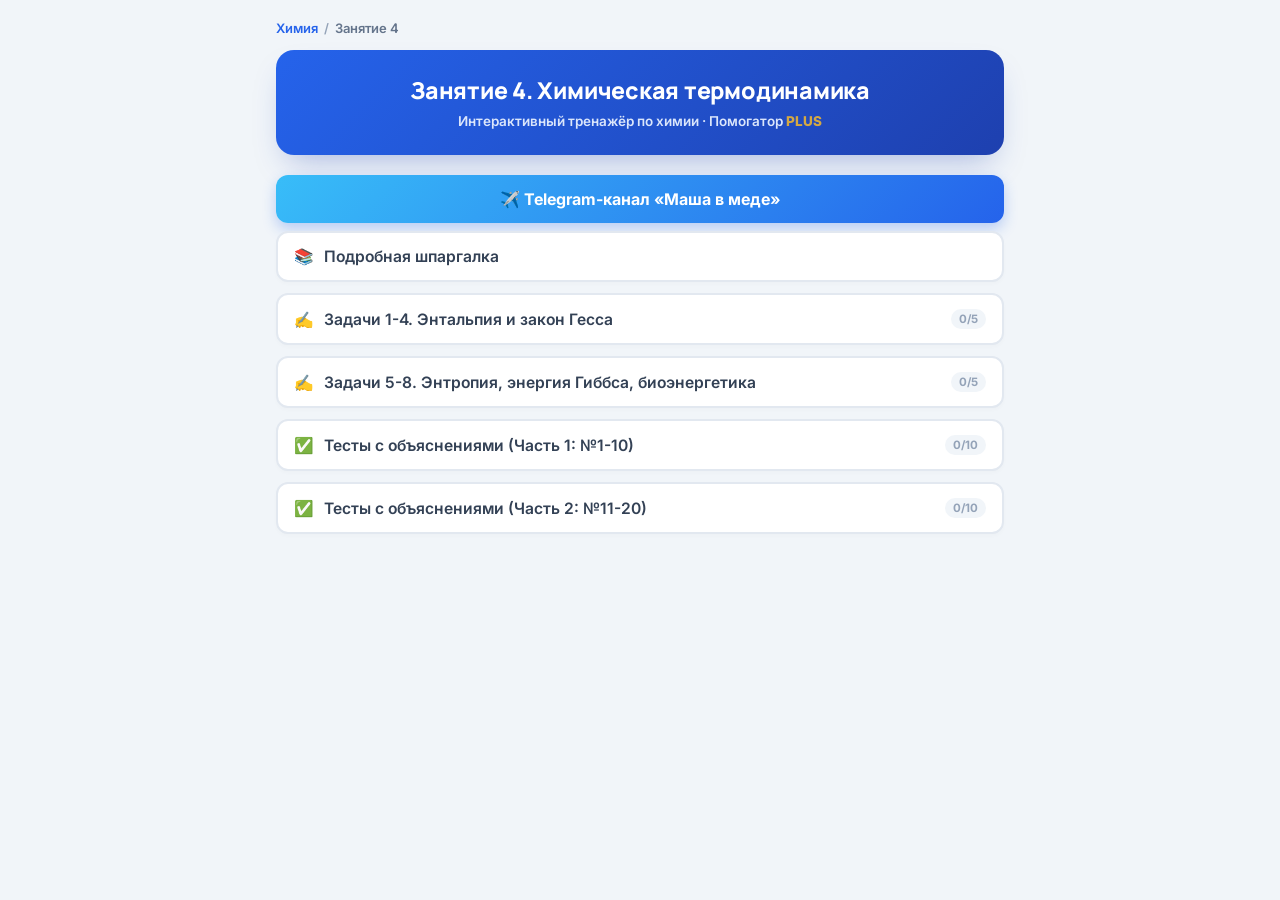
<file: lesson-4.html>
<!DOCTYPE html>
<html lang="ru">
<head>
<meta charset="UTF-8" />
<meta name="viewport" content="width=device-width, initial-scale=1.0" />
<title>Занятие 4. Химическая термодинамика · Химия · Pomogator.med</title>
<link rel="preconnect" href="https://fonts.googleapis.com">
<link href="https://fonts.googleapis.com/css2?family=Manrope:wght@700;800&family=Inter:wght@400;500;600;700&display=swap" rel="stylesheet">
<link rel="stylesheet" href="style.css">
<style>
  /* === Защита от копирования / выделения === */
  html, body {
    -webkit-user-select: none;
    -moz-user-select: none;
    -ms-user-select: none;
    user-select: none;
    -webkit-touch-callout: none;
    -webkit-tap-highlight-color: transparent;
  }
  input, textarea, [contenteditable="true"] {
    -webkit-user-select: text !important;
    -moz-user-select: text !important;
    -ms-user-select: text !important;
    user-select: text !important;
  }
  img, a { -webkit-user-drag: none; user-drag: none; }
  ::selection { background: transparent; }
  ::-moz-selection { background: transparent; }
</style>
</head>
<body>
<div id="app">

  <div class="crumb">
    <a href="index.html">Химия</a><span class="sep">/</span><span>Занятие 4</span>
  </div>

  <div class="header">
    <h1 id="lessonTitle">Занятие 4. Химическая термодинамика</h1>
    <div class="subtitle">Интерактивный тренажёр по химии · Помогатор <span class="plus">PLUS</span></div>
  </div>

  <div id="menu" class="view active">
    <a href="https://t.me/pomogator_pimu" target="_blank" class="tg-btn">✈️ Telegram-канал «Маша в меде»</a>

    <div class="menu-grid" id="menuGrid"></div>

    <button class="btn" id="mistakesBtn" style="display:none; margin-top:4px; border-color:#fca5a5;" onclick="show('mistakes')">
      <span class="btn-label"><span>🔁</span><span>Повторить ошибки</span></span>
      <span class="btn-progress has-errors"></span>
    </button>
  </div>

  <div id="content" class="view">
    <button class="btn btn-back" onclick="show('menu')">⬅ Вернуться в меню занятия</button>
    <div id="content-body"></div>
  </div>

</div>

<!-- ============================================================
     ЗАЩИТА ОТ КОПИРОВАНИЯ / СКАЧИВАНИЯ / DEVTOOLS
     ============================================================ -->
<script>
(function protect() {
  'use strict';

  function isEditable(el) {
    if (!el) return false;
    const tag = (el.tagName || '').toLowerCase();
    return tag === 'input' || tag === 'textarea' || el.isContentEditable;
  }

  // 1. ПКМ
  document.addEventListener('contextmenu', e => { e.preventDefault(); return false; });

  // 2. Drag & drop
  document.addEventListener('dragstart', e => { e.preventDefault(); return false; });
  document.addEventListener('drop',      e => { e.preventDefault(); return false; });

  // 3. Копирование / вырезание / вставка
  ['copy', 'cut', 'paste'].forEach(evt => {
    document.addEventListener(evt, e => {
      if (!isEditable(e.target)) { e.preventDefault(); return false; }
    });
  });

  // 4. Выделение мышью вне полей ввода
  document.addEventListener('selectstart', e => {
    if (!isEditable(e.target)) { e.preventDefault(); return false; }
  });

  // 5. Горячие клавиши
  document.addEventListener('keydown', e => {
    const k = (e.key || '').toLowerCase();
    const ctrl = e.ctrlKey || e.metaKey;

    // Ctrl/Cmd + C, X, V, A — только в полях ввода
    if (ctrl && ['c', 'x', 'v', 'a'].includes(k)) {
      if (isEditable(e.target)) return;
      e.preventDefault(); return false;
    }
    // Ctrl/Cmd + S, U, P
    if (ctrl && ['s', 'u', 'p'].includes(k)) { e.preventDefault(); return false; }
    // Ctrl/Cmd + Shift + I / J / C — DevTools
    if (ctrl && e.shiftKey && ['i', 'j', 'c'].includes(k)) { e.preventDefault(); return false; }
    // F12
    if (k === 'f12') { e.preventDefault(); return false; }
  });

  // 6. Правая кнопка мыши
  document.addEventListener('mousedown', e => {
    if (e.button === 2) e.preventDefault();
  });

  // 7. Подмена содержимого буфера при копировании
  document.addEventListener('copy', e => {
    if (isEditable(e.target)) return;
    try {
      e.clipboardData.setData('text/plain', 'Копирование запрещено · Pomogator.med');
      e.preventDefault();
    } catch (err) {}
  });

  // 8. Простейшая детекция DevTools (закомментировано — включите при необходимости)
  /*
  setInterval(() => {
    const wDiff = window.outerWidth  - window.innerWidth  > 160;
    const hDiff = window.outerHeight - window.innerHeight > 160;
    if (wDiff || hDiff) {
      document.body.innerHTML =
        '<div style="padding:40px;font:600 18px Inter,sans-serif;text-align:center">' +
        'DevTools обнаружены. Закройте их, чтобы продолжить.<\/div>';
    }
  }, 1000);
  */
})();
</script>

<script>
const LESSON = {
  id: "lesson-4",
  number: 4,
  title: "Занятие 4. Химическая термодинамика",
  menu: [{"key":"cheat","type":"cheat","icon":"📚","label":"Подробная шпаргалка"},{"key":"tasks1","type":"tasks","icon":"✍️","label":"Задачи 1-4. Энтальпия и закон Гесса"},{"key":"tasks2","type":"tasks","icon":"✍️","label":"Задачи 5-8. Энтропия, энергия Гиббса, биоэнергетика"},{"key":"tests1","type":"tests","icon":"✅","label":"Тесты с объяснениями (Часть 1: №1-10)"},{"key":"tests2","type":"tests","icon":"✅","label":"Тесты с объяснениями (Часть 2: №11-20)"}]
};
const data = {"cheat":"\n<div class=\"content-box cheat-sheet\" style=\"border-left:none; padding: 0;\">\n    <div style=\"text-align:center; background: linear-gradient(135deg, #d97706 0%, #b45309 100%); color: white; padding: 15px; border-radius: 12px 12px 0 0;\">\n        <h2 style=\"margin:0; font-size:1.4rem; letter-spacing: 0.5px;\">🌟 МЕГА-ШПАРГАЛКА: ТЕМА 4</h2>\n        <div style=\"font-size:1.05rem; opacity: 0.9; margin-top: 5px;\">Химическая термодинамика и биоэнергетика</div>\n    </div>\n\n    <!-- ТЕОРЕТИЧЕСКАЯ БАЗА -->\n    <div style=\"background: #fffbeb; padding: 20px; border-radius: 0 0 12px 12px; margin-bottom: 20px; border: 2px solid #d97706; border-top: none;\">\n        <strong style=\"color:#b45309; font-size:1.2rem;\">📌 1. Термодинамические системы и параметры</strong><br>\n        <ul style=\"margin-top:10px; margin-bottom:0; padding-left: 20px; line-height: 1.6;\">\n            <li><b>Изолированная система</b> — не обменивается с окружающей средой ни веществом, ни энергией.</li>\n            <li><b>Закрытая система</b> — обменивается только энергией, но не веществом.</li>\n            <li><b>Открытая система</b> — обменивается и веществом, и энергией (все живые организмы являются открытыми системами!).</li>\n            <li><b>Функция состояния</b> — величина, которая зависит только от начального и конечного состояния системы, но не зависит от пути перехода (к ним относятся Энтальпия H, Энтропия S и Энергия Гиббса G). Теплота (Q) и работа (W) функциями состояния <b>не являются</b>.</li>\n        </ul>\n    </div>\n\n    <!-- ФУНКЦИИ -->\n    <div style=\"background: #f8fafc; padding: 20px; border-radius: 12px; margin-bottom: 20px; border-left: 5px solid #334155; box-shadow: 0 2px 4px rgba(0,0,0,0.05);\">\n        <strong style=\"color:#0f172a; font-size:1.2rem;\">📊 2. Главные термодинамические функции</strong><br>\n        <p style=\"margin-top:5px; margin-bottom: 10px;\"><i>Запомните их физический смысл и размерности для решения задач!</i></p>\n        <div style=\"overflow-x: auto;\">\n            <table class=\"styled-table\" style=\"width: 100%; border-collapse: collapse; background: white;\">\n                <tr style=\"background: #e2e8f0;\">\n                    <th style=\"padding: 10px; border: 1px solid #cbd5e1; text-align: center;\">Функция и Размерность</th>\n                    <th style=\"padding: 10px; border: 1px solid #cbd5e1; text-align: center;\">Формула и Знак</th>\n                    <th style=\"padding: 10px; border: 1px solid #cbd5e1; text-align: center;\">Физический смысл</th>\n                </tr>\n                <tr>\n                    <td style=\"padding: 10px; border: 1px solid #cbd5e1; text-align: center;\"><b>Энтальпия (&Delta;H)</b><br><span style=\"color:#be123c; font-weight:bold;\">кДж/моль</span></td>\n                    <td style=\"padding: 10px; border: 1px solid #cbd5e1; text-align: center; font-family: monospace; font-size: 1.05rem;\">&Delta;H = &Delta;U + p&Delta;V</td>\n                    <td style=\"padding: 10px; border: 1px solid #cbd5e1; text-align: left;\">Тепловой эффект реакции при постоянном давлении.<br>• <b>&Delta;H &lt; 0</b> — реакция <i>экзотермическая</i> (тепло выделяется).<br>• <b>&Delta;H &gt; 0</b> — реакция <i>эндотермическая</i> (тепло поглощается).</td>\n                </tr>\n                <tr>\n                    <td style=\"padding: 10px; border: 1px solid #cbd5e1; text-align: center;\"><b>Энтропия (&Delta;S)</b><br><span style=\"color:#be123c; font-weight:bold;\">Дж/(моль&middot;К)</span></td>\n                    <td style=\"padding: 10px; border: 1px solid #cbd5e1; text-align: center; font-family: monospace; font-size: 1.05rem;\">&Delta;S = &Sigma;S<sub>прод</sub> - &Sigma;S<sub>исх</sub></td>\n                    <td style=\"padding: 10px; border: 1px solid #cbd5e1; text-align: left;\">Мера хаоса (беспорядка) в системе. <br>• <b>S(газ) &gt;&gt; S(жидк) &gt; S(тв)</b>. <br>• Если в ходе реакции увеличивается число молей газов, энтропия растет (&Delta;S &gt; 0).</td>\n                </tr>\n                <tr>\n                    <td style=\"padding: 10px; border: 1px solid #cbd5e1; text-align: center;\"><b>Энергия Гиббса (&Delta;G)</b><br><span style=\"color:#be123c; font-weight:bold;\">кДж/моль</span></td>\n                    <td style=\"padding: 10px; border: 1px solid #cbd5e1; text-align: center; font-family: monospace; font-size: 1.05rem;\">&Delta;G = &Delta;H - T&middot;&Delta;S</td>\n                    <td style=\"padding: 10px; border: 1px solid #cbd5e1; text-align: left;\">Критерий самопроизвольности процесса. <br>• <b>&Delta;G &lt; 0</b> — процесс самопроизвольный (экзергонический).<br>• <b>&Delta;G &gt; 0</b> — процесс не идет (эндергонический).<br>• <b>&Delta;G = 0</b> — состояние химического равновесия.</td>\n                </tr>\n            </table>\n        </div>\n    </div>\n\n    <!-- ЗАКОНЫ И РАСЧЕТЫ -->\n    <div style=\"background: #fef3c7; padding: 20px; border-radius: 12px; margin-bottom: 20px; border-left: 5px solid #f59e0b; box-shadow: 0 2px 4px rgba(0,0,0,0.05);\">\n        <strong style=\"color:#b45309; font-size:1.2rem;\">⚖️ 3. Закон Гесса и расчетные формулы</strong><br>\n        <p style=\"margin-top:5px;\"><b>Закон Гесса (Первое начало термодинамики):</b> Тепловой эффект реакции зависит только от начального и конечного состояний системы, но не зависит от промежуточных стадий.</p>\n        \n        <p style=\"margin-bottom: 5px; margin-top: 15px;\"><b>Следствие 1 (через энтальпии ОБРАЗОВАНИЯ):</b></p>\n        <div class=\"formula\" style=\"border: 1px dashed #fcd34d; color: #b45309; display: block; text-align: center; padding: 10px; border-radius: 8px; font-weight: bold; background: white;\">\n            &Delta;H<sub>р-ции</sub> = &Sigma; &Delta;H<sub>обр</sub>(Продуктов) - &Sigma; &Delta;H<sub>обр</sub>(Исходных)\n        </div>\n        <p style=\"font-size: 0.95rem; color: #b45309; margin-top: 5px;\"><i>(Сумма энтальпий продуктов минус сумма энтальпий реагентов, с учетом коэффициентов. Энтальпия образования простых веществ, например O<sub>2</sub> или H<sub>2</sub>, равна 0).</i></p>\n\n        <p style=\"margin-bottom: 5px; margin-top: 15px;\"><b>Следствие 2 (через энтальпии СГОРАНИЯ):</b></p>\n        <div class=\"formula\" style=\"border: 1px dashed #fcd34d; color: #b45309; display: block; text-align: center; padding: 10px; border-radius: 8px; font-weight: bold; background: white;\">\n            &Delta;H<sub>р-ции</sub> = &Sigma; &Delta;H<sub>сгор</sub>(Исходных) - &Sigma; &Delta;H<sub>сгор</sub>(Продуктов)\n        </div>\n        <p style=\"font-size: 0.95rem; color: #b45309; margin-top: 5px;\"><i>(Внимание! Здесь наоборот: из исходных вычитаем продукты! Часто используется в органической химии).</i></p>\n    </div>\n\n    <!-- ЛАЙФХАКИ ДЛЯ ТЕСТОВ -->\n    <div style=\"background: #e0f2fe; padding: 20px; border-radius: 12px; border-left: 5px solid #0284c7; box-shadow: 0 2px 4px rgba(0,0,0,0.05);\">\n        <strong style=\"color:#0369a1; font-size:1.2rem;\">💡 4. Лайфхаки для решения тестов и задач</strong><br>\n        \n        <p style=\"margin-top: 10px;\"><b>1. Главная ловушка с размерностями в уравнении Гиббса (&Delta;G = &Delta;H - T&Delta;S):</b></p>\n        <p style=\"font-size: 0.95rem; line-height: 1.6; margin-top: 5px; color: #1e293b;\">\n            Энтальпия (&Delta;H) всегда дана в <b>килоджоулях (кДж)</b>, а энтропия (&Delta;S) — в <b>простых джоулях (Дж)</b>. Прежде чем подставлять их в формулу, обязательно разделите &Delta;S на 1000! Температура T подставляется <b>строго в Кельвинах</b> (К = &deg;C + 273,15).\n        </p>\n\n        <p style=\"margin-top: 15px;\"><b>2. Как по знакам &Delta;H и &Delta;S узнать, пойдет ли реакция?</b></p>\n        <table class=\"styled-table\" style=\"width: 100%; border-collapse: collapse; background: white; margin-top: 5px;\">\n            <tr style=\"background: #e2e8f0;\">\n                <th style=\"padding: 10px; border: 1px solid #cbd5e1; text-align: center;\">Знак &Delta;H</th>\n                <th style=\"padding: 10px; border: 1px solid #cbd5e1; text-align: center;\">Знак &Delta;S</th>\n                <th style=\"padding: 10px; border: 1px solid #cbd5e1; text-align: center;\">Пойдет ли самопроизвольно? (&Delta;G &lt; 0)</th>\n            </tr>\n            <tr>\n                <td style=\"padding: 10px; border: 1px solid #cbd5e1; text-align: center;\"><b>&ndash;</b> (экзо)</td>\n                <td style=\"padding: 10px; border: 1px solid #cbd5e1; text-align: center;\"><b>+</b> (хаос растет)</td>\n                <td style=\"padding: 10px; border: 1px solid #cbd5e1; text-align: left;\">✅ Да, при <b>любых</b> температурах.</td>\n            </tr>\n            <tr>\n                <td style=\"padding: 10px; border: 1px solid #cbd5e1; text-align: center;\"><b>+</b> (эндо)</td>\n                <td style=\"padding: 10px; border: 1px solid #cbd5e1; text-align: center;\"><b>&ndash;</b> (порядок)</td>\n                <td style=\"padding: 10px; border: 1px solid #cbd5e1; text-align: left;\">❌ Нет, <b>ни при каких</b> температурах.</td>\n            </tr>\n            <tr>\n                <td style=\"padding: 10px; border: 1px solid #cbd5e1; text-align: center;\"><b>&ndash;</b> (экзо)</td>\n                <td style=\"padding: 10px; border: 1px solid #cbd5e1; text-align: center;\"><b>&ndash;</b> (порядок)</td>\n                <td style=\"padding: 10px; border: 1px solid #cbd5e1; text-align: left;\">✅ Да, но только при <b>низких</b> температурах.</td>\n            </tr>\n            <tr>\n                <td style=\"padding: 10px; border: 1px solid #cbd5e1; text-align: center;\"><b>+</b> (эндо)</td>\n                <td style=\"padding: 10px; border: 1px solid #cbd5e1; text-align: center;\"><b>+</b> (хаос растет)</td>\n                <td style=\"padding: 10px; border: 1px solid #cbd5e1; text-align: left;\">✅ Да, но только при <b>высоких</b> температурах.</td>\n            </tr>\n        </table>\n\n        <p style=\"margin-top: 15px;\"><b>3. Как найти температуру начала реакции (точку равновесия)?</b></p>\n        <p style=\"font-size: 0.95rem; line-height: 1.6; margin-top: 5px; margin-bottom: 0; color: #1e293b;\">\n            В состоянии химического равновесия &Delta;G = 0. Тогда формула превращается в: <b>T = &Delta;H / &Delta;S</b> (не забудьте про перевод &Delta;S в килоджоули!).\n        </p>\n\n        <p style=\"margin-top: 15px;\"><b>4. Биоэнергетика и сопряженные реакции:</b></p>\n        <p style=\"font-size: 0.95rem; line-height: 1.6; margin-top: 5px; margin-bottom: 0; color: #1e293b;\">\n            В организме невыгодные (эндергоничсеские, &Delta;G &gt; 0) реакции, например, синтез белка, идут за счет сопряжения с выгодными (экзергоническими, &Delta;G &lt; 0) реакциями, например, с гидролизом АТФ (&Delta;G = -30,5 кДж/моль). Главное условие: суммарное &Delta;G сопряженного процесса должно быть меньше нуля.\n        </p>\n    </div>\n</div>\n    ","tasks1":[{"title":"Задача 1. Энтальпия образования (Закон Гесса)","desc":"Вычислить стандартную энтальпию образования молекулы аммиака (NH₃) из атомов водорода и азота, если энергии диссоциации молекул H₂ и N₂ равны 436 и 945,6 кДж/моль соответственно, а ΔH°_обр(NH₃) = –46,5 кДж/моль.","steps":[{"q":"Действие 1: Чему равна энтальпия диссоциации 3/2 моль H₂ и 1/2 моль N₂ (в сумме, кДж)?","a":1126.8,"sol":"ΔH° = 3/2 * (436) + 1/2 * (945,6) = 654 + 472,8 = <b>1126,8 кДж</b>. <br>Это энергия, затраченная на разрыв связей: 3/2 H₂ + 1/2 N₂ → 3H + N."},{"q":"Действие 2: Вычислите энтальпию образования NH₃ из атомов: 3H + N → NH₃.","a":-1173.75,"sol":"По закону Гесса: ΔH°_обр(NH₃ из атомов) = ΔH°_обр(NH₃ из простых веществ) – ΔH°_диссоциации.<br>ΔH° = –46,5 – 1126,8 = <b>–1173,3 кДж</b> (в учебнике за счет точных долей указано <b>–1173,75</b>).<br>Средняя энергия связи N–H = –1173,75 / 3 = –391,25 кДж/моль."}]},{"title":"Задача 2. Расчет по энтальпиям сгорания","desc":"Вычислите энтальпию реакции гидрирования этилена: C₂H₄(г) + H₂(г) → C₂H₆(г), используя энтальпии реакций сгорания:<br>1) C₂H₄ + 3O₂ → 2CO₂ + 2H₂O; ΔH = –1401 кДж<br>2) C₂H₆ + 3.5O₂ → 2CO₂ + 3H₂O; ΔH = –1550 кДж<br>3) H₂ + 0.5O₂ → H₂O; ΔH = –286 кДж","steps":[{"q":"Какова энтальпия итоговой реакции гидрирования (в кДж)?","a":-137,"sol":"По следствию из закона Гесса для теплот сгорания:<br><b>ΔH_реакции = Σ ΔH_сгор(исх) – Σ ΔH_сгор(прод)</b><br>ΔH = [ΔH_сгор(C₂H₄) + ΔH_сгор(H₂)] – ΔH_сгор(C₂H₆) = [–1401 + (–286)] – (–1550) = –1687 + 1550 = <b>–137 кДж</b>."}]},{"title":"Задача 3. Расчет по энтальпиям образования","desc":"Вычислите стандартную энтальпию реакции: CS₂(ж) + 3O₂(г) → CO₂(г) + 2SO₂(г).<br>Дано ΔH°_обр (кДж/моль): CS₂ = 87.9; CO₂ = –393.5; SO₂ = –296.8.","steps":[{"q":"Чему равна стандартная энтальпия данной реакции (в кДж)?","a":-1075,"sol":"Следствие из закона Гесса:<br><b>ΔH° = Σ ΔH°_обр(прод) – Σ ΔH°_обр(исх)</b><br>ΔH° = [ΔH°_обр(CO₂) + 2·ΔH°_обр(SO₂)] – [ΔH°_обр(CS₂) + 3·ΔH°_обр(O₂)]<br>ΔH° = [–393,5 + 2·(–296,8)] – [87,9 + 0] = –987,1 – 87,9 = <b>–1075 кДж</b>."}]},{"title":"Задача 4. Тримеризация ацетилена","desc":"Вычислите стандартную энтальпию реакции образования бензола из ацетилена: 3C₂H₂(г) → C₆H₆(г).<br>Дано ΔH°_сгор (кДж/моль): C₂H₂ = –1300; C₆H₆ = –3302.","steps":[{"q":"Чему равна стандартная энтальпия реакции (в кДж)?","a":-598,"sol":"Используем следствие для теплот сгорания: <b>ΔH° = Σ m·ΔH°_сгор(исх) – Σ n·ΔH°_сгор(прод)</b><br>ΔH° = 3·(–1300) – 1·(–3302) = –3900 + 3302 = <b>–598 кДж</b>."}]}],"tasks2":[{"title":"Задача 5. Энергия Гиббса и денатурация","desc":"Вычислите стандартную энергию Гиббса (ΔG°) реакции денатурации трипсина при 50°C (323 К).<br>Дано: ΔH° = 283 кДж/моль, ΔS° = 288 Дж/(K·моль) = 0.288 кДж/(K·моль).","steps":[{"q":"Действие 1: Чему равен энтропийный фактор T·ΔS° (в кДж/моль)?","a":93.024,"sol":"T = 50 + 273 = 323 K.<br>T·ΔS° = 323 · 0,288 = <b>93,024 кДж/моль</b>."},{"q":"Действие 2: Рассчитайте ΔG° (в кДж/моль) и оцените возможность процесса.","a":190,"sol":"<b>ΔG° = ΔH° – T·ΔS°</b> = 283 – 93,024 = 189,976 (округляем до <b>190 кДж/моль</b>).<br>Так как ΔG > 0, процесс денатурации при 50°C самопроизвольно <b>не идет</b>. Энтропийный фактор способствует реакции, а энтальпийный препятствует."}]},{"title":"Задача 6. Температура химического равновесия","desc":"Вычислите температуру, при которой равновероятны оба направления процесса: CO₂(г) + C(тв) ↔ 2CO(г).<br>Дано: ΔH° = 173 кДж/моль (в учебнике для расчетов берется абсолютное значение), ΔS° = 176 Дж/(K·моль) = 0.176 кДж/(K·моль).","steps":[{"q":"При какой температуре T (в Кельвинах) ΔG° = 0?","a":983,"sol":"В состоянии равновесия ΔG° = 0, следовательно <b>ΔH° = T·ΔS°</b>.<br>T = ΔH° / ΔS° = 173 / 0,176 ≈ <b>983 К</b>.<br>При Т > 983 K равновесие смещается в сторону продуктов (энтропийный контроль)."}]},{"title":"Задача 7. Биоэнергетика: калорийность продуктов","desc":"Рассчитайте энергетическую ценность (теоретическую и практическую) 100 г гречневой каши на воде.<br>Состав (на 100 г): белки = 3,6 г; жиры = 3,5 г; углеводы = 17,9 г.<br>Теплота сгорания: белки = 4 ккал/г; жиры = 9 ккал/г; углеводы = 3.75 ккал/г.<br>Усвояемость: белки = 94%; жиры = 84.5%; углеводы = 95.6%.","steps":[{"q":"Действие 1: Чему равна теоретическая калорийность (ккал)?","a":113,"sol":"Суммируем теплоты сгорания компонентов:<br>Жиры: 3,5 · 9 = 31,5 ккал<br>Белки: 3,6 · 4 = 14,4 ккал<br>Углеводы: 17,9 · 3,75 ≈ 67,1 ккал<br>Сумма = 31,5 + 14,4 + 67,1 = <b>113 ккал</b>."},{"q":"Действие 2: Чему равна практическая (фактическая) калорийность с учетом усвояемости (ккал)?","a":106,"sol":"Умножаем теоретические значения на проценты усвояемости:<br>Жиры: 31,5 · 0,845 = 26,6<br>Белки: 14,4 · 0,94 = 13,5<br>Углеводы: 67,1 · 0,956 = 64,1<br>Сумма = 26,6 + 13,5 + 64,1 ≈ <b>106 ккал</b> (443,5 кДж)."}]}],"tests1":[{"q":"ВНУТРЕННЯЯ ЭНЕРГИЯ НЕ ВКЛЮЧАЕТ В СЕБЯ ВИДЫ ЭНЕРГИИ:","options":["1) поступательную и вращательную энергию молекул","2) колебательную энергию атомов и атомных групп в молекуле","3) энергию движения электронов","4) внутриядерную и потенциальную энергию системы в целом","5) внутриядерную и лучистую энергию"],"correct":3,"explanation":"Внутренняя энергия (U) включает в себя кинетическую энергию движения всех частиц (молекул, атомов, электронов) и потенциальную энергию их взаимодействия, но НЕ включает кинетическую и потенциальную энергию системы как целого (в данном тесте из методички это вариант 4)."},{"q":"ЭНТАЛЬПИЯ – ФУНКЦИЯ СОСТОЯНИЯ СИСТЕМЫ РАВНА:","options":["1) H = U – p·V","2) H = U + p·V","3) H = ΔU – p·ΔV","4) H = ΔU – p·V"],"correct":1,"explanation":"По определению энтальпия (H) — это сумма внутренней энергии (U) и произведения давления на объем (p·V). Формула: H = U + pV."},{"q":"МАТЕМАТИЧЕСКОЕ ВЫРАЖЕНИЕ ПЕРВОГО НАЧАЛА ТЕРМОДИНАМИКИ (изобарный процесс):","options":["1) ΔH = ΔU + p·ΔV","2) Q = H + U","3) ΔU = W – Q","4) W = Q + ΔU"],"correct":0,"explanation":"Первое начало термодинамики: теплота Q идет на изменение внутренней энергии ΔU и совершение работы pΔV. При p=const Q = ΔH, отсюда ΔH = ΔU + pΔV."},{"q":"В ИЗОЛИРОВАННОЙ СИСТЕМЕ ВОЗМОЖНЫ ЛИШЬ САМОПРОИЗВОЛЬНЫЕ ПРОЦЕССЫ, СОПРОВОЖДАЮЩИЕСЯ:","options":["1) постоянством энтропии","2) увеличением энтропии","3) увеличением энтальпии","4) постоянством температуры"],"correct":1,"explanation":"Согласно Второму началу термодинамики, в изолированной системе (которая не обменивается ни энергией, ни веществом) самопроизвольно могут идти только процессы, при которых энтропия (мера хаоса) возрастает (ΔS > 0)."},{"q":"В СИСТЕМЕ, НАХОДЯЩЕЙСЯ ПРИ Т, Р = сonst, ВОЗМОЖНЫ ЛИШЬ ПРОЦЕССЫ СОПРОВОЖДАЮЩИЕСЯ:","options":["1) возрастанием энергии Гиббса","2) убылью энергии Гиббса","3) возрастанием энтропии","4) убылью энтропии"],"correct":1,"explanation":"В закрытых системах при постоянном давлении и температуре критерием самопроизвольности является убыль свободной энергии Гиббса (ΔG < 0)."},{"q":"ЭНЕРГИЯ ГИББСА ЯВЛЯЕТСЯ КРИТЕРИЕМ НАПРАВЛЕННОСТИ И РАВНОВЕСИЯ ПРОЦЕССА ПРИ СЛЕДУЮЩИХ УСЛОВИЯХ:","options":["1) в изолированной системе","2) в открытой системе","3) в закрытой системе при T, P = const","4) в закрытой системе при любых Т, Р"],"correct":2,"explanation":"Энергия Гиббса (G = H - TS) выведена именно для изобарно-изотермических условий (T, P = const) в закрытых системах."},{"q":"ДЛЯ ЧИСТЫХ ВЕЩЕСТВ ЭНТРОПИЯ УВЕЛИЧИВАЕТСЯ В РЯДУ:","options":["1) H2O(к), H2O(ж), H2O(г), C(графит)","2) H2O(г), H2O(ж), H2O(к), C(графит)","3) C(графит), H2O(к), H2O(ж), H2O(г)"],"correct":2,"explanation":"Энтропия — мера хаоса. В твердых телах (графит, лед) она минимальна, в жидкостях (вода) больше, а в газах (пар) — максимальна. Ряд: твердое < жидкое < газообразное."},{"q":"ОЦЕНИТЕ ЗНАКИ ЭНТАЛЬПИЙНОГО И ЭНТРОПИЙНОГО ФАКТОРОВ РЕАКЦИИ 4HCl(г) + O2(г) = 2Cl2(г) + 2H2O(ж):","options":["1) ΔH = 0, ΔS > 0","2) ΔH < 0, ΔS < 0","3) ΔH < 0, ΔS > 0","4) ΔH > 0, ΔS < 0"],"correct":1,"explanation":"В левой части 5 моль газов, в правой — 2 моль газа и жидкость. Объем газов резко падает, значит беспорядок уменьшается (ΔS < 0). Реакция окисления (горения) сопровождается выделением тепла (ΔH < 0)."},{"q":"ТЕМПЕРАТУРА ПО ШКАЛЕ ЦЕЛЬСИЯ (t, °C) И АБСОЛЮТНАЯ ТЕМПЕРАТУРА (К) СВЯЗАНЫ ЗАВИСИМОСТЬЮ:","options":["1) t°C = T + 273,15K","2) t°C = T – 273,15K","3) t°C = T + 100K","4) t°C = 273,15K"],"correct":1,"explanation":"Абсолютная температура T (в Кельвинах) равна t(°C) + 273,15. Соответственно, t°C = T – 273,15."},{"q":"ИЗ ПРИВЕДЁННЫХ НИЖЕ РЕАКЦИЙ В ИЗОЛИРОВАННОЙ СИСТЕМЕ ТЕРМОДИНАМИЧЕСКИ ВОЗМОЖНЫ (ΔS > 0):<br>а) 4H2O(г) + 3Fe(тв) = 4H2(г) + Fe3O4(тв); ΔS = -165<br>б) Al2(SO4)3(тв) = Al2O3(тв) + 3SO3(г); ΔS = +583<br>в) 2H2O2(ж) = 2H2O(ж) + O2(г); ΔS = +125","options":["1) только а","2) только а, в","3) только в","4) б и в"],"correct":3,"explanation":"В изолированной системе самопроизвольно идут только те процессы, где энтропия растет (ΔS > 0). Этому условию отвечают реакции (б) и (в)."}],"tests2":[{"q":"ИЗ ПРИВЕДЁННЫХ НИЖЕ РЕАКЦИЙ В ИЗОЛИРОВАННОЙ СИСТЕМЕ ТЕРМОДИНАМИЧЕСКИ НЕВОЗМОЖНЫ (ΔS < 0):<br>а) 4H2O(г) + 3Fe(тв) = 4H2(г) + Fe3O4(тв); ΔS = -165<br>б) Al2(SO4)3(тв) = Al2O3(тв) + 3SO3(г); ΔS = +583<br>в) 2H2O2(ж) = 2H2O(ж) + O2(г); ΔS = +125","options":["1) только а","2) все","3) только в","4) а, в"],"correct":0,"explanation":"В изолированной системе процесс не пойдет, если энтропия уменьшается (ΔS < 0). Этому условию отвечает только реакция (а)."},{"q":"НЕ ПРОВОДЯ РАСЧЕТОВ, УСТАНОВИТЕ ЗНАК ΔS РЕАКЦИИ 2C2H5OH(г) = C4H6(г) + 2H2O(г) + H2(г):","options":["1) ΔS > 0","2) ΔS < 0","3) ΔS = 0"],"correct":0,"explanation":"В левой части уравнения 2 моль газа. В правой части — 1+2+1 = 4 моль газов. Количество газов увеличивается, следовательно, хаос растет: ΔS > 0."},{"q":"РЕАКЦИЯ ВОЗМОЖНА ПРИ ЛЮБЫХ ТЕМПЕРАТУРАХ В СЛУЧАЕ:","options":["1) ΔH < 0, ΔS < 0","2) ΔH > 0, ΔS > 0","3) ΔH < 0, ΔS > 0","4) ΔH > 0, ΔS < 0"],"correct":2,"explanation":"Если ΔH < 0 (выделяется тепло) и ΔS > 0 (растет хаос), то энергия Гиббса ΔG = ΔH - TΔS будет отрицательной при абсолютно любых положительных температурах T."},{"q":"САМОПРОИЗВОЛЬНОЕ ПРОТЕКАНИЕ РЕАКЦИИ 2А + В = 2С; ΔH < 0, ΔS > 0 ВОЗМОЖНО ПРИ ТЕМПЕРАТУРАХ:","options":["1) высоких","2) низких","3) любых","4) ни при каких"],"correct":2,"explanation":"Оба фактора работают на «пользу» реакции: энтальпия уменьшается, энтропия растет. ΔG < 0 всегда. Значит, реакция возможна при любых температурах."},{"q":"САМОПРОИЗВОЛЬНОЕ ПРОТЕКАНИЕ РЕАКЦИИ 2А2(г) + В2(г)= 2А2В(ж); ΔH < 0, ΔS < 0 ВОЗМОЖНО ПРИ ТЕМПЕРАТУРАХ:","options":["1) высоких","2) низких","3) любых","4) ни при каких"],"correct":1,"explanation":"Так как ΔS < 0 (энтропия падает, газ переходит в жидкость), энтропийный фактор (-TΔS) положителен и мешает реакции. Чтобы ΔG = ΔH - TΔS было меньше нуля (ΔH < 0), температура T должна быть низкой."},{"q":"САМОПРОИЗВОЛЬНОЕ ПРОТЕКАНИЕ РЕАКЦИИ А(г) + В(г) = 2С(г) + 2D(г); ΔH > 0, ΔS > 0 ВОЗМОЖНО ПРИ ТЕМПЕРАТУРАХ:","options":["1) высоких","2) низких","3) любых","4) ни при каких"],"correct":0,"explanation":"Энтальпийный фактор мешает (ΔH > 0), энтропийный помогает (ΔS > 0). Чтобы реакция стала самопроизвольной (ΔG < 0), член TΔS должен перевесить ΔH. Это возможно только при высоких температурах."},{"q":"САМОПРОИЗВОЛЬНОЕ ПРОТЕКАНИЕ РЕАКЦИИ SO2(г) + 2H2S(г) = 3S(к) + 2H2O(ж); ΔH < 0, ΔS < 0 ВОЗМОЖНО ПРИ ТЕМПЕРАТУРАХ:","options":["1) высоких","2) низких","3) любых","4) ни при каких"],"correct":1,"explanation":"Реакция экзотермична (ΔH < 0), но сопровождается резким падением энтропии (газы → твердое вещество и жидкость, ΔS < 0). Как и в вопросе 15, процесс пойдет самопроизвольно только при низких температурах."},{"q":"ИЗОЛИРОВАННАЯ СИСТЕМА С ОКРУЖАЮЩЕЙ СРЕДОЙ:","options":["1) обменивается энергией, но не обменивается веществом","2) не обменивается ни веществом, ни энергией","3) обменивается веществом, но не обменивается энергией","4) обменивается и энергией, и веществом"],"correct":1,"explanation":"По классификации: Изолированная — не обменивается ни массой, ни энергией. Закрытая — обменивается только энергией. Открытая — обменивается и энергией, и массой."},{"q":"ОТКРЫТАЯ СИСТЕМА С ОКРУЖАЮЩЕЙ СРЕДОЙ:","options":["1) обменивается энергией, но не обменивается веществом","2) не обменивается ни веществом, ни энергией","3) обменивается веществом, но не обменивается энергией","4) обменивается и энергией, и веществом"],"correct":3,"explanation":"Живой организм — типичная открытая термодинамическая система, так как мы потребляем пищу (вещество) и выделяем тепло/работу (энергию)."},{"q":"К УВЕЛИЧЕНИЮ ВНУТРЕННЕЙ ЭНЕРГИИ ТЕЛА ПРИВОДЯТ СЛЕДУЮЩИЕ ПРОЦЕССЫ:","options":["1) охлаждение, кристаллизация, конденсация","2) нагревание, плавление, парообразование","3) только нагревание","4) только конденсация"],"correct":1,"explanation":"Для нагревания, расплавления твердого тела или испарения жидкости системе необходимо передать тепло (энергию) извне. Это приводит к росту внутренней энергии системы."}]};
</script>
<script src="quiz-engine.js"></script>
</body>
</html>
</file>
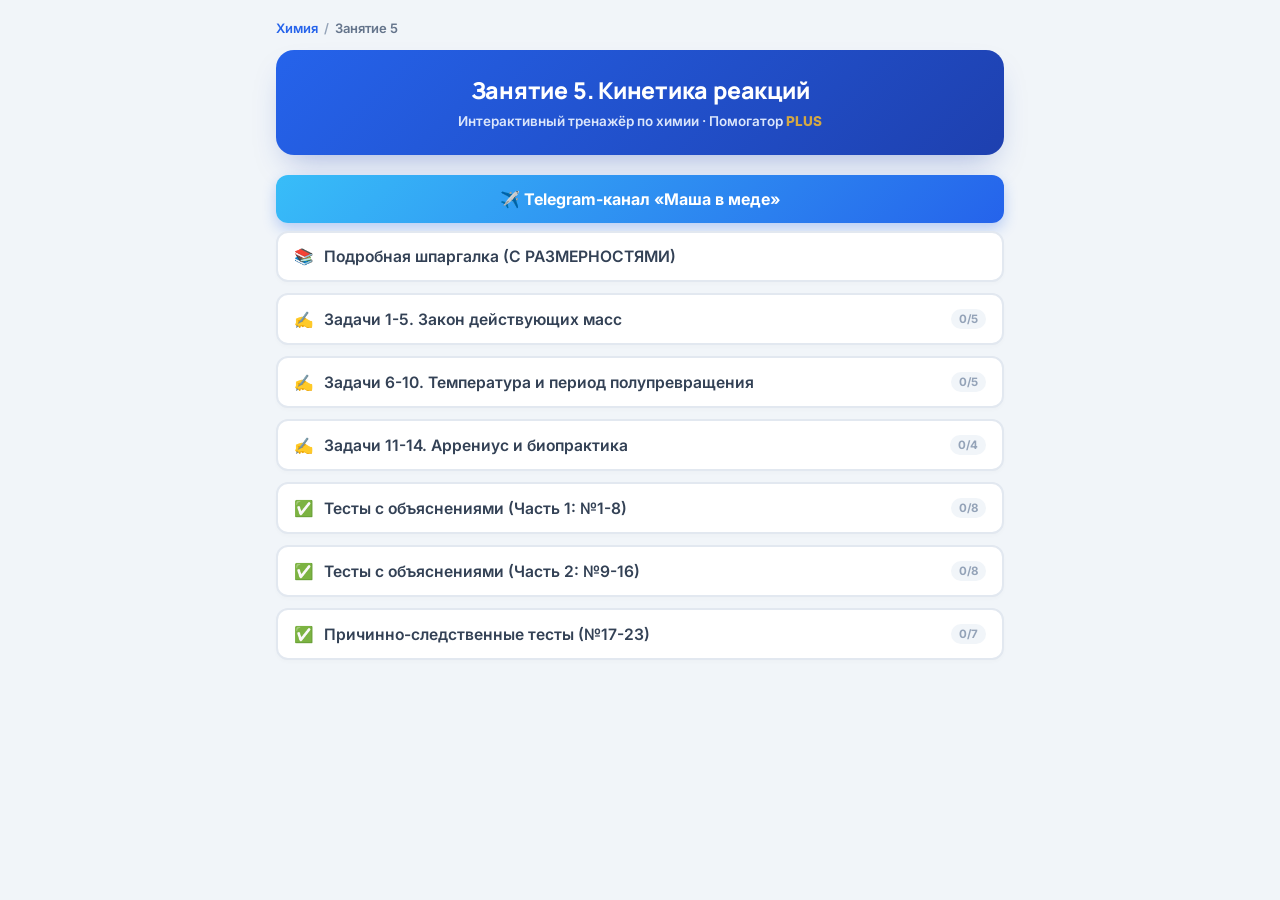
<file: lesson-5.html>
<!DOCTYPE html>
<html lang="ru">
<head>
<meta charset="UTF-8" />
<meta name="viewport" content="width=device-width, initial-scale=1.0" />
<title>Занятие 5. Кинетика реакций · Химия · Pomogator.med</title>
<link rel="preconnect" href="https://fonts.googleapis.com">
<link href="https://fonts.googleapis.com/css2?family=Manrope:wght@700;800&family=Inter:wght@400;500;600;700&display=swap" rel="stylesheet">
<link rel="stylesheet" href="style.css">
<style>
  /* === Защита от копирования / выделения === */
  html, body {
    -webkit-user-select: none;
    -moz-user-select: none;
    -ms-user-select: none;
    user-select: none;
    -webkit-touch-callout: none;
    -webkit-tap-highlight-color: transparent;
  }
  input, textarea, [contenteditable="true"] {
    -webkit-user-select: text !important;
    -moz-user-select: text !important;
    -ms-user-select: text !important;
    user-select: text !important;
  }
  img, a { -webkit-user-drag: none; user-drag: none; }
  ::selection { background: transparent; }
  ::-moz-selection { background: transparent; }
</style>
</head>
<body>
<div id="app">

  <div class="crumb">
    <a href="index.html">Химия</a><span class="sep">/</span><span>Занятие 5</span>
  </div>

  <div class="header">
    <h1 id="lessonTitle">Занятие 5. Кинетика реакций</h1>
    <div class="subtitle">Интерактивный тренажёр по химии · Помогатор <span class="plus">PLUS</span></div>
  </div>

  <div id="menu" class="view active">
    <a href="https://t.me/pomogator_pimu" target="_blank" class="tg-btn">✈️ Telegram-канал «Маша в меде»</a>

    <div class="menu-grid" id="menuGrid"></div>

    <button class="btn" id="mistakesBtn" style="display:none; margin-top:4px; border-color:#fca5a5;" onclick="show('mistakes')">
      <span class="btn-label"><span>🔁</span><span>Повторить ошибки</span></span>
      <span class="btn-progress has-errors"></span>
    </button>
  </div>

  <div id="content" class="view">
    <button class="btn btn-back" onclick="show('menu')">⬅ Вернуться в меню занятия</button>
    <div id="content-body"></div>
  </div>

</div>

<!-- ============================================================
     ЗАЩИТА ОТ КОПИРОВАНИЯ / СКАЧИВАНИЯ / DEVTOOLS
     ============================================================ -->
<script>
(function protect() {
  'use strict';

  function isEditable(el) {
    if (!el) return false;
    const tag = (el.tagName || '').toLowerCase();
    return tag === 'input' || tag === 'textarea' || el.isContentEditable;
  }

  // 1. ПКМ
  document.addEventListener('contextmenu', e => { e.preventDefault(); return false; });

  // 2. Drag & drop
  document.addEventListener('dragstart', e => { e.preventDefault(); return false; });
  document.addEventListener('drop',      e => { e.preventDefault(); return false; });

  // 3. Копирование / вырезание / вставка
  ['copy', 'cut', 'paste'].forEach(evt => {
    document.addEventListener(evt, e => {
      if (!isEditable(e.target)) { e.preventDefault(); return false; }
    });
  });

  // 4. Выделение мышью вне полей ввода
  document.addEventListener('selectstart', e => {
    if (!isEditable(e.target)) { e.preventDefault(); return false; }
  });

  // 5. Горячие клавиши
  document.addEventListener('keydown', e => {
    const k = (e.key || '').toLowerCase();
    const ctrl = e.ctrlKey || e.metaKey;

    // Ctrl/Cmd + C, X, V, A — только в полях ввода
    if (ctrl && ['c', 'x', 'v', 'a'].includes(k)) {
      if (isEditable(e.target)) return;
      e.preventDefault(); return false;
    }
    // Ctrl/Cmd + S, U, P
    if (ctrl && ['s', 'u', 'p'].includes(k)) { e.preventDefault(); return false; }
    // Ctrl/Cmd + Shift + I / J / C — DevTools
    if (ctrl && e.shiftKey && ['i', 'j', 'c'].includes(k)) { e.preventDefault(); return false; }
    // F12
    if (k === 'f12') { e.preventDefault(); return false; }
  });

  // 6. Правая кнопка мыши
  document.addEventListener('mousedown', e => {
    if (e.button === 2) e.preventDefault();
  });

  // 7. Подмена содержимого буфера при копировании
  document.addEventListener('copy', e => {
    if (isEditable(e.target)) return;
    try {
      e.clipboardData.setData('text/plain', 'Копирование запрещено · Pomogator.med');
      e.preventDefault();
    } catch (err) {}
  });

  // 8. Простейшая детекция DevTools (закомментировано — включите при необходимости)
  /*
  setInterval(() => {
    const wDiff = window.outerWidth  - window.innerWidth  > 160;
    const hDiff = window.outerHeight - window.innerHeight > 160;
    if (wDiff || hDiff) {
      document.body.innerHTML =
        '<div style="padding:40px;font:600 18px Inter,sans-serif;text-align:center">' +
        'DevTools обнаружены. Закройте их, чтобы продолжить.<\/div>';
    }
  }, 1000);
  */
})();
</script>

<script>
const LESSON = {
  id: "lesson-5",
  number: 5,
  title: "Занятие 5. Кинетика реакций",
  menu: [{"key":"cheat","type":"cheat","icon":"📚","label":"Подробная шпаргалка (С РАЗМЕРНОСТЯМИ)"},{"key":"tasks1","type":"tasks","icon":"✍️","label":"Задачи 1-5. Закон действующих масс"},{"key":"tasks2","type":"tasks","icon":"✍️","label":"Задачи 6-10. Температура и период полупревращения"},{"key":"tasks3","type":"tasks","icon":"✍️","label":"Задачи 11-14. Аррениус и биопрактика"},{"key":"tests1","type":"tests","icon":"✅","label":"Тесты с объяснениями (Часть 1: №1-8)"},{"key":"tests2","type":"tests","icon":"✅","label":"Тесты с объяснениями (Часть 2: №9-16)"},{"key":"tests3","type":"tests","icon":"✅","label":"Причинно-следственные тесты (№17-23)"}]
};
const data = {"cheat":"\n<div class=\"content-box cheat-sheet\" style=\"border-left:none; padding: 0;\">\n    <div style=\"text-align:center; background: linear-gradient(135deg, #be123c 0%, #881337 100%); color: white; padding: 15px; border-radius: 12px 12px 0 0;\">\n        <h2 style=\"margin:0; font-size:1.4rem; letter-spacing: 0.5px;\">🌟 МЕГА-ШПАРГАЛКА: ТЕМА 5</h2>\n        <div style=\"font-size:1.05rem; opacity: 0.9; margin-top: 5px;\">Кинетика химических и биохимических реакций</div>\n    </div>\n\n    <!-- ТЕОРЕТИЧЕСКАЯ БАЗА -->\n    <div style=\"background: #fff1f2; padding: 20px; border-radius: 0 0 12px 12px; margin-bottom: 20px; border: 2px solid #be123c; border-top: none;\">\n        <strong style=\"color:#881337; font-size:1.2rem;\">📌 1. Основные понятия кинетики</strong><br>\n        <ul style=\"margin-top:10px; margin-bottom:0; padding-left: 20px; line-height: 1.6;\">\n            <li><b>Скорость химической реакции (v)</b> — изменение концентрации реагирующего вещества в единицу времени. Размерность: <b>моль/(л&middot;с)</b>.</li>\n            <li><b>Молекулярность</b> — это минимальное число молекул, участвующих в элементарном акте химической реакции. Величина имеет физический смысл и бывает <i>только целой и положительной</i> (1, 2, крайне редко 3).</li>\n            <li><b>Порядок реакции (n)</b> — формальная величина, равная сумме показателей степеней концентраций в кинетическом уравнении. Определяется <i>строго опытным (экспериментальным) путем</i>. Может быть целым, дробным, нулевым и даже отрицательным!</li>\n            <li>Для <b>простых (элементарных)</b> реакций молекулярность и порядок совпадают. Для <b>сложных</b> (протекающих в несколько стадий) скорость всего процесса определяется <i>самой медленной (лимитирующей) стадией</i>.</li>\n        </ul>\n    </div>\n\n    <!-- ЗДМ -->\n    <div style=\"background: #f8fafc; padding: 20px; border-radius: 12px; margin-bottom: 20px; border-left: 5px solid #334155; box-shadow: 0 2px 4px rgba(0,0,0,0.05);\">\n        <strong style=\"color:#0f172a; font-size:1.2rem;\">⚖️ 2. Закон действующих масс (ЗДМ)</strong><br>\n        <p style=\"margin-top:5px; margin-bottom:10px;\">Скорость химической реакции прямо пропорциональна произведению концентраций реагирующих веществ.</p>\n        \n        <div class=\"formula\" style=\"border: 1px dashed #94a3b8; color: #334155; display: block; text-align: center; font-size: 1.2rem; padding: 10px; border-radius: 8px; font-weight: bold; background: white;\">\n            v = k &middot; [A]<sup>a</sup> &middot; [B]<sup>b</sup>\n        </div>\n        \n        <ul style=\"margin-top:10px; margin-bottom:0; padding-left: 20px; line-height: 1.6;\">\n            <li><b>k</b> — константа скорости реакции. Она зависит от природы реагирующих веществ, температуры и наличия катализатора, но <b>никогда НЕ зависит от концентрации!</b></li>\n            <li><b>Важное правило для гетерогенных реакций:</b> концентрации твердых веществ (тв) считаются постоянными и не входят в кинетическое уравнение ЗДМ. Учитываются только газы (г) и растворы (р, ж).</li>\n        </ul>\n    </div>\n\n    <!-- ПОРЯДКИ РЕАКЦИЙ -->\n    <div style=\"background: #fffbeb; padding: 20px; border-radius: 12px; margin-bottom: 20px; border-left: 5px solid #d97706; box-shadow: 0 2px 4px rgba(0,0,0,0.05);\">\n        <strong style=\"color:#b45309; font-size:1.2rem;\">📊 3. Порядки реакций и период полупревращения (&tau;<sub>0,5</sub>)</strong><br>\n        <p style=\"margin-top:5px; margin-bottom: 10px;\"><i>Размерность константы скорости (k) и формула периода полураспада — самые частые вопросы в тестах!</i></p>\n        <div style=\"overflow-x: auto;\">\n            <table class=\"styled-table\" style=\"width: 100%; border-collapse: collapse; background: white;\">\n                <tr style=\"background: #fde68a;\">\n                    <th style=\"padding: 10px; border: 1px solid #d97706; text-align: center;\">Порядок</th>\n                    <th style=\"padding: 10px; border: 1px solid #d97706; text-align: center;\">Кинетическое уравнение</th>\n                    <th style=\"padding: 10px; border: 1px solid #d97706; text-align: center;\">Размерность константы (k)</th>\n                    <th style=\"padding: 10px; border: 1px solid #d97706; text-align: center;\">Период полупревращения (&tau;<sub>0,5</sub>)</th>\n                </tr>\n                <tr>\n                    <td style=\"padding: 10px; border: 1px solid #cbd5e1; text-align: center; font-weight: bold;\">Нулевой (0)</td>\n                    <td style=\"padding: 10px; border: 1px solid #cbd5e1; text-align: center; font-family: monospace; font-size: 1.1rem;\">v = k</td>\n                    <td style=\"padding: 10px; border: 1px solid #cbd5e1; text-align: center; color: #be123c; font-weight: bold;\">моль / (л&middot;с)</td>\n                    <td style=\"padding: 10px; border: 1px solid #cbd5e1; text-align: center;\">&tau;<sub>0,5</sub> = C<sub>0</sub> / (2k)</td>\n                </tr>\n                <tr>\n                    <td style=\"padding: 10px; border: 1px solid #cbd5e1; text-align: center; font-weight: bold;\">Первый (1)</td>\n                    <td style=\"padding: 10px; border: 1px solid #cbd5e1; text-align: center; font-family: monospace; font-size: 1.1rem;\">v = k &middot; C</td>\n                    <td style=\"padding: 10px; border: 1px solid #cbd5e1; text-align: center; color: #be123c; font-weight: bold;\">с<sup>–1</sup> (или мин<sup>–1</sup>)</td>\n                    <td style=\"padding: 10px; border: 1px solid #cbd5e1; text-align: center;\">&tau;<sub>0,5</sub> = 0,693 / k<br><span style=\"font-size:0.85rem; color:#64748b;\">(Не зависит от C<sub>0</sub>!)</span></td>\n                </tr>\n                <tr>\n                    <td style=\"padding: 10px; border: 1px solid #cbd5e1; text-align: center; font-weight: bold;\">Второй (2)</td>\n                    <td style=\"padding: 10px; border: 1px solid #cbd5e1; text-align: center; font-family: monospace; font-size: 1.1rem;\">v = k &middot; C<sup>2</sup></td>\n                    <td style=\"padding: 10px; border: 1px solid #cbd5e1; text-align: center; color: #be123c; font-weight: bold;\">л / (моль&middot;с)</td>\n                    <td style=\"padding: 10px; border: 1px solid #cbd5e1; text-align: center;\">&tau;<sub>0,5</sub> = 1 / (k &middot; C<sub>0</sub>)</td>\n                </tr>\n            </table>\n        </div>\n        <p style=\"font-size: 0.95rem; color: #1e293b; margin-top: 10px; margin-bottom: 0;\"><b>Лайфхак:</b> Если в тесте спрашивают, для какой реакции время полупревращения не зависит от начальной концентрации (распадается одинаковая доля) — это всегда <b>первый порядок</b> (включая радиоактивный распад изотопов).</p>\n    </div>\n\n    <!-- ТЕМПЕРАТУРА И КАТАЛИЗ -->\n    <div style=\"background: #e0f2fe; padding: 20px; border-radius: 12px; margin-bottom: 20px; border-left: 5px solid #0284c7; box-shadow: 0 2px 4px rgba(0,0,0,0.05);\">\n        <strong style=\"color:#0369a1; font-size:1.2rem;\">🌡️ 4. Влияние температуры (Вант-Гофф и Аррениус)</strong><br>\n        \n        <p style=\"margin-top: 10px; margin-bottom: 5px;\"><b>Правило Вант-Гоффа:</b> при повышении температуры на каждые 10 градусов скорость гомогенной реакции возрастает в 2-4 раза (это значение называется температурным коэффициентом &gamma;).</p>\n        <div class=\"formula\" style=\"border: 1px dashed #38bdf8; color: #0284c7; display: block; text-align: center; padding: 10px; border-radius: 8px; font-family: monospace; font-size: 1.15rem; font-weight: bold; background: white;\">\n            v<sub>2</sub> / v<sub>1</sub> = &gamma;<sup>(T<sub>2</sub> - T<sub>1</sub>) / 10</sup>\n        </div>\n        <p style=\"font-size: 0.95rem; color: #334155; margin-top: 5px; margin-bottom: 15px;\"><i>В эту формулу температуры можно подставлять как в &deg;C, так и в Кельвинах, так как разница (&Delta;T) между ними всегда одинакова.</i></p>\n\n        <p style=\"margin-bottom: 5px;\"><b>Уравнение Аррениуса:</b> выражает точную зависимость константы скорости (k) от температуры и энергии активации (E<sub>a</sub>).</p>\n        <div class=\"formula\" style=\"border: 1px dashed #38bdf8; color: #0284c7; display: block; text-align: center; padding: 10px; border-radius: 8px; font-family: monospace; font-size: 1.15rem; font-weight: bold; background: white;\">\n            ln(k<sub>2</sub> / k<sub>1</sub>) = (E<sub>a</sub> / R) &middot; (T<sub>2</sub> - T<sub>1</sub>) / (T<sub>1</sub> &middot; T<sub>2</sub>)\n        </div>\n        <ul style=\"margin-top:5px; margin-bottom:0; padding-left: 20px; color:#1e293b;\">\n            <li><b>R</b> — универсальная газовая постоянная = <b>8,314 Дж / (моль&middot;К)</b>.</li>\n            <li><b>T<sub>1</sub>, T<sub>2</sub></b> — подставляются СТРОГО в абсолютной шкале, то есть в <b>Кельвинах</b> (К = &deg;C + 273,15).</li>\n            <li><b>E<sub>a</sub></b> — энергия активации, подставляется СТРОГО в <b>Дж/моль</b> (если в задаче даны кДж, обязательно умножаем на 1000).</li>\n        </ul>\n    </div>\n\n    <!-- ЭНЕРГИЯ АКТИВАЦИИ -->\n    <div style=\"background: #f1f5f9; padding: 20px; border-radius: 12px; border-left: 5px solid #64748b; box-shadow: 0 2px 4px rgba(0,0,0,0.05);\">\n        <strong style=\"color:#334155; font-size:1.2rem;\">⚡ 5. Энергия активации и Катализ</strong><br>\n        <ul style=\"margin-top:10px; margin-bottom:0; padding-left: 20px; line-height: 1.6;\">\n            <li><b>Энергия активации (E<sub>a</sub>)</b> — это минимальная избыточная энергия (энергетический барьер), которой должны обладать молекулы для совершения химического взаимодействия. Чем выше E<sub>a</sub>, тем труднее молекулам прореагировать, и тем медленнее идет реакция.</li>\n            <li style=\"color: #be123c; font-weight: bold;\">Ловушка: энергия активации — это свойство самих реагирующих молекул. Она НЕ зависит от температуры! (С ростом температуры просто становится больше молекул, способных преодолеть этот барьер).</li>\n            <li><b>Катализатор</b> (в том числе биологические ферменты) ускоряет реакцию за счет того, что <b>снижает энергию активации</b>, направляя процесс по обходному пути через другие переходные комплексы.</li>\n        </ul>\n    </div>\n</div>\n    ","tasks1":[{"title":"Задача 1. Закон действующих масс","desc":"Для гомогенных и гетерогенных процессов кинетические уравнения составляются по-разному. Рассмотрим гетерогенную реакцию: CO<sub>2</sub>(г) + C(тв) &rarr; 2CO(г).","steps":[{"q":"Чему равен суммарный порядок этой реакции? Введите число.","a":1,"sol":"<b>Объяснение:</b><br>Твердые вещества (C) не входят в кинетическое уравнение, так как их концентрация (плотность) постоянна и встроена в константу скорости. <br>Уравнение имеет вид: v = k &middot; [CO<sub>2</sub>]. Следовательно, порядок реакции по углекислому газу — первый, и <b>общий порядок — 1</b>."}]},{"title":"Задача 2. Влияние давления и концентрации","desc":"Рассмотрим простую гомогенную реакцию: 2NO(г) + Cl<sub>2</sub>(г) &rarr; 2NOCl(г).","steps":[{"q":"Во сколько раз возрастет скорость реакции, если давление в системе увеличится вдвое?","a":8,"sol":"<b>Объяснение:</b><br>Кинетическое уравнение (закон действующих масс): v = k &middot; [NO]<sup>2</sup> &middot; [Cl<sub>2</sub>].<br>Увеличение давления газов в 2 раза означает сжатие объема в 2 раза, то есть концентрация каждого газа возрастает ровно в 2 раза.<br>v' = k &middot; (2[NO])<sup>2</sup> &middot; (2[Cl<sub>2</sub>]) = k &middot; 4[NO]<sup>2</sup> &middot; 2[Cl<sub>2</sub>] = 8 &middot; k &middot; [NO]<sup>2</sup> &middot; [Cl<sub>2</sub>].<br>Скорость возрастет в <b>8 раз</b>."}]},{"title":"Задача 3. Расчет скорости сложной реакции","desc":"В растворе протекает реакция по уравнению А + 2В = С. Считая ее простой (элементарной), мы знаем, что при начальных концентрациях С<sub>А</sub> = 0,3 моль/л и С<sub>В</sub> = 0,5 моль/л скорость реакции равна 0,0375 моль/(л&middot;с).","steps":[{"q":"Чему будет равна скорость данной реакции (в моль/(л&middot;с)), когда концентрация вещества А снизится до 0,2 моль/л?","a":0.009,"sol":"<b>Объяснение:</b><br>1) Кинетическое уравнение: v = k &middot; [A] &middot; [B]<sup>2</sup>.<br>Найдем константу скорости: k = v / ([A] &middot; [B]<sup>2</sup>) = 0,0375 / (0,3 &middot; 0,5<sup>2</sup>) = 0,0375 / 0,075 = 0,5.<br>2) Если С<sub>А</sub> стало 0,2 моль/л, значит прореагировало 0,1 моль/л вещества А. По уравнению (А + 2В = С) на 1 моль А расходуется 2 моль В. Значит, вещества В израсходовалось 0,2 моль/л. Оставшаяся концентрация В = 0,5 - 0,2 = 0,3 моль/л.<br>3) Новая скорость: v' = 0,5 &middot; 0,2 &middot; (0,3)<sup>2</sup> = 0,1 &middot; 0,09 = <b>0,009 моль/(л&middot;с)</b>."}]},{"title":"Задача 4. Разложение оксида азота (V)","desc":"Кинетическое уравнение реакции 2N<sub>2</sub>O<sub>5</sub>(г) &rarr; 4NO<sub>2</sub>(г) + O<sub>2</sub>(г) имеет вид v = k &middot; [N<sub>2</sub>O<sub>5</sub>]<sup>2</sup>.","steps":[{"q":"Во сколько раз возрастет скорость реакции, если концентрацию оксида азота (V) увеличить в 3 раза?","a":9,"sol":"<b>Объяснение:</b><br>Так как концентрация N<sub>2</sub>O<sub>5</sub> стоит в квадрате, при увеличении концентрации в 3 раза скорость возрастает в 3<sup>2</sup> = <b>9 раз</b>."}]},{"title":"Задача 5. Температурный коэффициент","desc":"Как изменится скорость реакции при увеличении температуры на 40&deg;C, если температурный коэффициент (&gamma;) равен 3,2?","steps":[{"q":"Во сколько раз возрастет скорость? (Округлите до целых)","a":105,"sol":"<b>Объяснение:</b><br>По правилу Вант-Гоффа: v<sub>2</sub> / v<sub>1</sub> = &gamma;<sup>&Delta;T / 10</sup>.<br>v<sub>2</sub> / v<sub>1</sub> = 3,2<sup>40/10</sup> = 3,2<sup>4</sup> = 104,8576.<br>Округляем до целых — скорость возрастет примерно в <b>105 раз</b>."}]}],"tasks2":[{"title":"Задача 6. Вычисление температурного коэффициента","desc":"Вычислите температурный коэффициент (&gamma;), если известно, что константа скорости при 120&deg;C равна 5,88&middot;10<sup>-4</sup> с<sup>-1</sup>, а при 170&deg;C она составляет 6,7&middot;10<sup>-2</sup> с<sup>-1</sup>.","steps":[{"q":"Чему равен коэффициент &gamma;? Округлите до сотых.","a":2.58,"sol":"<b>Объяснение:</b><br>Отношение констант: k<sub>2</sub> / k<sub>1</sub> = 6,7&middot;10<sup>-2</sup> / 5,88&middot;10<sup>-4</sup> = 113,94.<br>Разница температур &Delta;T = 170 - 120 = 50&deg;C. <br>&gamma;<sup>50/10</sup> = &gamma;<sup>5</sup> = 113,94.<br>&gamma; = <sup>5</sup>&radic;113,94 &approx; <b>2,58</b>."}]},{"title":"Задача 7. Изомеризация метилизоцианида","desc":"Метилизоцианид (CH<sub>3</sub>NC) изомеризуется при нагревании в ацетонитрил по реакции первого порядка. При 230&deg;C константа скорости k = 6,3&middot;10<sup>-4</sup> с<sup>-1</sup>.","steps":[{"q":"Рассчитайте время (в секундах), за которое произойдет изомеризация 75% исходного вещества. Округлите до целых.","a":2200,"sol":"<b>Объяснение:</b><br>1) Найдем период полупревращения (реакция 1-го порядка): &tau;<sub>0,5</sub> = 0,693 / k = 0,693 / 6,3&middot;10<sup>-4</sup> = 1100 с.<br>2) За 1 период распадается 50%, остается 50%. За второй период распадается еще половина от остатка (25%), остается 25%. Итого распалось 75% ровно за <b>2 периода полупревращения</b>.<br>&tau; = 1100 &middot; 2 = <b>2200 с</b>."}]},{"title":"Задача 8. Разложение сульфурилхлорида","desc":"Сульфурилхлорид (SO<sub>2</sub>Cl<sub>2</sub>) разлагается при нагревании по реакции первого порядка. Константа скорости k = 2,2&middot;10<sup>-5</sup> с<sup>-1</sup>. Исходная концентрация С<sub>0</sub> = 0,0248 моль/л.","steps":[{"q":"Рассчитайте концентрацию SO<sub>2</sub>Cl<sub>2</sub> (в моль/л) через 4,5 часа. Округлите до тысячных.","a":0.017,"sol":"<b>Объяснение:</b><br>Переведем время в секунды: 4,5 ч = 4,5 &middot; 3600 = 16200 с.<br>Используем уравнение кинетики первого порядка: C = C<sub>0</sub> &middot; e<sup>-kt</sup>.<br>C = 0,0248 &middot; e<sup>-(2,2&middot;10^-5 &middot; 16200)</sup> = 0,0248 &middot; e<sup>-0,3564</sup> = 0,0248 &middot; 0,700 = <b>0,017 моль/л</b>."}]},{"title":"Задача 9. Период полураспада иридия-192","desc":"При лечении онкологических заболеваний в опухоль вводят препарат с изотопом <sup>192</sup>Ir. Период его полураспада &tau;<sub>0,5</sub> = 74,08 суток.","steps":[{"q":"Какая часть радионуклида (в процентах) останется в опухоли через 10 суток? Округлите до целых.","a":91,"sol":"<b>Объяснение:</b><br>Доля оставшегося вещества рассчитывается по формуле распада изотопов (кинетика 1-го порядка): N/N<sub>0</sub> = (1/2)<sup>t / &tau;<sub>0,5</sub></sup>.<br>N/N<sub>0</sub> = (0,5)<sup>10 / 74,08</sup> = (0,5)<sup>0,135</sup> = 0,91.<br>Переводим в проценты: <b>91%</b>."}]},{"title":"Задача 10. Авария на АЭС (Изотоп 131-I)","desc":"Появление изотопа <sup>131</sup>I наблюдается при авариях на АЭС. Период полураспада изотопа составляет 8 суток.","steps":[{"q":"Сколько суток потребуется, чтобы активность радионуклида составила 25% от начальной?","a":16,"sol":"<b>Объяснение:</b><br>25% — это 1/4 от начального количества, то есть (1/2)<sup>2</sup>. Это ровно <b>два периода полураспада</b>.<br>Время = 8 суток &middot; 2 = <b>16 суток</b>."}]}],"tasks3":[{"title":"Задача 11. Энергия активации йодоводорода","desc":"Константа скорости реакции H<sub>2</sub>(г) + I<sub>2</sub>(г) &rarr; 2HI(г) составляет 2,7&middot;10<sup>-4</sup> л/(моль&middot;с) при 600 K и 3,5&middot;10<sup>-3</sup> л/(моль&middot;с) при 650 K.","steps":[{"q":"Вычислите энергию активации E<sub>a</sub> (в кДж/моль). Округлите до целых.","a":166,"sol":"<b>Объяснение:</b><br>Используем логарифмическую форму уравнения Аррениуса:<br>E<sub>a</sub> = (R &middot; T<sub>1</sub> &middot; T<sub>2</sub> &middot; ln(k<sub>2</sub>/k<sub>1</sub>)) / (T<sub>2</sub> - T<sub>1</sub>)<br>E<sub>a</sub> = (8,314 &middot; 600 &middot; 650 &middot; ln(3,5&middot;10<sup>-3</sup> / 2,7&middot;10<sup>-4</sup>)) / 50 = (3242460 &middot; ln(12,96)) / 50 = 64849 &middot; 2,562 = 166143 Дж/моль.<br>В килоджоулях: <b>166 кДж/моль</b>."}]},{"title":"Задача 12. Катализ ацетондикарбоновой кислоты","desc":"Оцените, во сколько раз возрастет скорость реакции разложения кислоты в водном растворе при 298 К, если энергия активации реакции без катализатора равна 97 кДж/моль, а в присутствии анилина она снижается на 40%.","steps":[{"q":"Введите во сколько миллионов раз возрастает скорость (например: 6.3).","a":6.3,"sol":"<b>Объяснение:</b><br>Разница энергий активации &Delta;E<sub>a</sub> = 97 &middot; 0,40 = 38,8 кДж/моль = 38800 Дж/моль.<br>Отношение скоростей: ln(v<sub>кат</sub> / v<sub>некат</sub>) = &Delta;E<sub>a</sub> / (R &middot; T) = 38800 / (8,314 &middot; 298) = 15,66.<br>v<sub>кат</sub> / v<sub>некат</sub> = e<sup>15,66</sup> &approx; 6,3&middot;10<sup>6</sup>. То есть скорость возрастает в <b>6,3 млн раз</b>."}]},{"title":"Задача 13. Срок годности анальгина","desc":"При хранении таблеток анальгина установлено, что константа скорости разложения при 20&deg;С составляет 1,5&middot;10<sup>-9</sup> с<sup>-1</sup>.","steps":[{"q":"Рассчитайте срок хранения таблеток (в сутках), если концентрация анальгина должна быть не менее 90%. Округлите до целых суток.","a":813,"sol":"<b>Объяснение:</b><br>Остаточная концентрация C = 0,9 &middot; C<sub>0</sub>.<br>По формуле реакции 1-го порядка: t = -ln(C/C<sub>0</sub>) / k = -ln(0,9) / 1,5&middot;10<sup>-9</sup> = 0,10536 / 1,5&middot;10<sup>-9</sup> &approx; 70240000 секунд.<br>Переводим в сутки: 70240000 / (24 &middot; 3600) &approx; <b>813 суток</b> (более 2-х лет)."}]},{"title":"Задача 14. Экстракт алоэ (биогенный стимулятор)","desc":"Жидкий экстракт алоэ хранится при 25&deg;С без потери биологической активности в течение 1 года. Температурный коэффициент скорости разложения (&gamma;) равен 2.","steps":[{"q":"Во сколько раз увеличится срок хранения экстракта, если поместить его в холодильник при 10&deg;С? Округлите до десятых.","a":2.8,"sol":"<b>Объяснение:</b><br>Снижение температуры &Delta;T = 25 - 10 = 15&deg;C.<br>По правилу Вант-Гоффа скорость деградации уменьшится в &gamma;<sup>&Delta;T/10</sup> = 2<sup>1,5</sup> &approx; 2,828 раз.<br>Раз реакция распада идет в 2,8 раза медленнее, срок годности увеличится в <b>2,8 раза</b>."}]}],"tests1":[{"q":"НА ВЕЛИЧИНУ КОНСТАНТЫ СКОРОСТИ ХИМИЧЕСКОЙ РЕАКЦИИ В РАСТВОРЕ ВЛИЯЮТ СЛЕДУЮЩИЕ ФАКТОРЫ:","options":["1) Изменение температуры, добавление катализатора или ингибитора","2) Изменение концентрации реагирующих веществ","3) Удаление продуктов реакции","4) Только изменение температуры"],"correct":0,"explanation":"Константа скорости (k) зависит исключительно от природы реагентов, температуры и наличия катализаторов/ингибиторов. В методичке (Тест 1) правильными ответами указаны 1, 3, 5 (пункты объединены для удобства)."},{"q":"НА ВЕЛИЧИНУ КОНСТАНТЫ СКОРОСТИ ХИМИЧЕСКОЙ РЕАКЦИИ В РАСТВОРЕ НЕ ВЛИЯЮТ:","options":["1) Изменение температуры и наличие катализатора","2) Изменение концентрации реагентов и удаление продуктов","3) Введение ингибитора","4) Только удаление продуктов"],"correct":1,"explanation":"В отличие от самой скорости реакции (v), <b>константа</b> скорости (k) является независимой от концентрации реагентов или продуктов. В ключах методички (Тест 2) правильные ответы 2 и 4."},{"q":"СКОРОСТЬ ХИМИЧЕСКОЙ РЕАКЦИИ aA + bB = cC + dD МОЖЕТ БЫТЬ ВЫРАЖЕНА ЧЕРЕЗ ИЗМЕНЕНИЕ КОНЦЕНТРАЦИИ ВЕЩЕСТВ:","options":["1) только вещества А","2) только вещества С","3) только исходных веществ А и В","4) через любое вещество А, В, С и D"],"correct":3,"explanation":"Скорость химической реакции можно определить по изменению концентрации абсолютно <b>любого</b> участника реакции в единицу времени — как по убыли реагентов, так и по накоплению продуктов. В ключах методички к Тесту 3 правильный ответ 5 (любое вещество)."},{"q":"РАЗМЕРНОСТЬ СКОРОСТИ ГОМОГЕННОЙ ХИМИЧЕСКОЙ РЕАКЦИИ В СИСТЕМЕ СИ:","options":["1) моль / с","2) моль / (л &middot; с)","3) моль &middot; л / с","4) л &middot; с / моль"],"correct":1,"explanation":"Скорость гомогенной (протекающей в объеме) реакции — это изменение концентрации (моль/л) за единицу времени (с). Поэтому размерность: <b>моль / (л &middot; с)</b>."},{"q":"ЭКСПЕРИМЕНТАЛЬНО УСТАНОВЛЕНО, ЧТО РЕАКЦИЯ H2O2 + 2HI = I2 + 2H2O ИМЕЕТ ПЕРВЫЙ ПОРЯДОК ПО КАЖДОМУ ИСХОДНОМУ ВЕЩЕСТВУ. КИНЕТИЧЕСКОЕ УРАВНЕНИЕ ИМЕЕТ ВИД:","options":["1) v = k &middot; C(H2O2) &middot; C(HI)","2) v = k &middot; C&sup2;(H2O2) &middot; C(HI)","3) v = k &middot; C(H2O) &middot; C(I2)","4) v = k &middot; C(H2O2) &middot; C&sup2;(HI)"],"correct":0,"explanation":"Так как реакция имеет первый порядок по каждому веществу, показатели степеней при концентрациях равны 1. Итоговое уравнение: v = k &middot; [H2O2]&sup1; &middot; [HI]&sup1;."},{"q":"ЗА ОДИНАКОВЫЕ ПРОМЕЖУТКИ ВРЕМЕНИ ПРОРЕАГИРУЕТ ОДИНАКОВАЯ ДОЛЯ ВЕЩЕСТВА ДЛЯ РЕАКЦИИ:","options":["1) Нулевого порядка","2) Первого порядка","3) Второго порядка","4) Третьего порядка"],"correct":1,"explanation":"У реакций <b>первого порядка</b> период полупревращения (&tau;<sub>0,5</sub>) является константой. Это значит, что за равные промежутки времени всегда распадается равная <i>доля</i> (процент) вещества (например, ровно половина от текущего остатка)."},{"q":"СКОРОСТЬ РЕАКЦИИ НЕ ЗАВИСИТ ОТ КОНЦЕНТРАЦИИ ТОЛЬКО ДЛЯ РЕАКЦИИ:","options":["1) Первого порядка","2) Второго порядка","3) Нулевого порядка","4) Любого порядка"],"correct":2,"explanation":"<i>Опечатка в тексте методички:</i> В оригинале вопрос №7 звучит как «КОНСТАНТЫ скорости не зависят от концентрации для реакций...» и ключ дает «нулевого». Но константа скорости НИКОГДА не зависит от концентрации. Авторы имели в виду именно саму <b>СКОРОСТЬ</b> реакции. Для реакции нулевого порядка: v = k &middot; C⁰ = k = const."},{"q":"ПЕРИОД ПОЛУПРЕВРАЩЕНИЯ НЕ ЗАВИСИТ ОТ НАЧАЛЬНОЙ КОНЦЕНТРАЦИИ ТОЛЬКО ДЛЯ РЕАКЦИИ:","options":["1) Нулевого порядка","2) Первого порядка","3) Второго порядка","4) Третьего порядка"],"correct":1,"explanation":"Формула &tau;<sub>0,5</sub> для реакции <b>первого порядка</b>: &tau;<sub>0,5</sub> = 0,693 / k. В ней физически отсутствует переменная концентрации C<sub>0</sub>, поэтому время полураспада от нее не зависит."}],"tests2":[{"q":"НА ВЕЛИЧИНУ КОНСТАНТЫ СКОРОСТИ ХИМИЧЕСКОЙ РЕАКЦИИ НЕ ВЛИЯЮТ СЛЕДУЮЩИЕ ФАКТОРЫ:","options":["1) температура","2) концентрация","3) катализатор","4) природа реагентов"],"correct":1,"explanation":"Константа скорости k строго индивидуальна для каждой реакции, зависит от температуры и катализаторов, но <b>не зависит от концентрации</b> реагирующих веществ."},{"q":"ЭНЕРГИЯ АКТИВАЦИИ РЕАКЦИЙ I2 + H2 = 2HI и Cl2 + H2 = 2HCl РАВНЫ СООТВЕТСТВЕННО 167 И 138 кДж/моль. СООТНОШЕНИЕ СКОРОСТЕЙ ЭТИХ РЕАКЦИЙ (v1 и v2) ПРИ ОДИНАКОВОЙ ТЕМПЕРАТУРЕ:","options":["1) v1 > v2","2) v1 < v2","3) v1 = v2","4) Зависит от давления"],"correct":1,"explanation":"Энергия активации — это барьер, который нужно преодолеть молекулам. Чем <b>ниже</b> барьер, тем <b>выше скорость реакции</b>. У второй реакции Ea ниже (138 < 167), значит она протекает быстрее: v1 < v2."},{"q":"ЧИСЛО ЧАСТИЦ, ОДНОВРЕМЕННО УЧАСТВУЮЩИХ В ЭЛЕМЕНТАРНОЙ РЕАКЦИИ, НАЗЫВАЮТ:","options":["1) общим порядком реакции","2) переходным комплексом реакции","3) стехиометрией процесса","4) молекулярностью реакции"],"correct":3,"explanation":"Это точное определение <b>молекулярности</b>. Элементарные реакции бывают мономолекулярными, бимолекулярными и крайне редко тримолекулярными."},{"q":"ОТРИЦАТЕЛЬНЫЕ ЗНАЧЕНИЯ МОГУТ ПРИНИМАТЬ:","options":["1) скорость химической реакции","2) молекулярность реакции","3) порядок реакции","4) константа скорости"],"correct":2,"explanation":"Порядок химической реакции — величина формальная и экспериментальная. Согласно теории (стр. 108 методички): «фактически, порядки реакций могут иметь положительные или <b>отрицательные</b> значения, быть целыми или дробными числами»."},{"q":"СКОРОСТЬ НЕКОТОРОЙ РЕАКЦИИ С ТЕМПЕРАТУРНЫМ КОЭФФИЦИЕНТОМ 2 ПРИ УВЕЛИЧЕНИИ ТЕМПЕРАТУРЫ С 0&deg;С ДО 50&deg;С:","options":["1) возрастает в 10 раз","2) возрастает в 16 раз","3) возрастает в 32 раза","4) возрастает в 64 раза"],"correct":2,"explanation":"По правилу Вант-Гоффа: v2 / v1 = &gamma;<sup>(&Delta;T / 10)</sup>. &Delta;T = 50 - 0 = 50. Значит, 2<sup>(50/10)</sup> = 2<sup>5</sup> = <b>32</b>."},{"q":"ПРИ ПОВЫШЕНИИ ДАВЛЕНИЯ В 5 РАЗ СКОРОСТЬ РЕАКЦИИ ОБРАЗОВАНИЯ ЙОДОВОДОРОДА ИЗ ПРОСТЫХ ВЕЩЕСТВ (H2 + I2 &rarr; 2HI):","options":["1) возрастает в 5 раз","2) возрастает в 10 раз","3) возрастает в 25 раз","4) возрастает в 125 раз"],"correct":2,"explanation":"Кинетическое уравнение (реакция простая, бимолекулярная): v = k &middot; [H2] &middot; [I2]. Если давление увеличивается в 5 раз, концентрация каждого из двух газов возрастает в 5 раз. Скорость возрастет в 5 &middot; 5 = <b>25 раз</b>."},{"q":"ПРИ ПОНИЖЕНИИ ДАВЛЕНИЯ В 3 РАЗА СКОРОСТЬ ТОЙ ЖЕ РЕАКЦИИ (H2 + I2 &rarr; 2HI):","options":["1) уменьшается в 3 раза","2) уменьшается в 6 раз","3) уменьшается в 9 раз","4) возрастает в 9 раз"],"correct":2,"explanation":"Концентрация каждого компонента падает в 3 раза. Так как в уравнении v = k &middot; [H2] &middot; [I2] концентрации перемножаются, скорость изменится в (1/3) &middot; (1/3) = 1/9 раз. То есть <b>уменьшится в 9 раз</b>."},{"q":"С МАКСИМАЛЬНОЙ СКОРОСТЬЮ ПРОТЕКАЕТ ПРОЦЕСС:","options":["1) образование AgCl из растворов AgNO3 и NaCl","2) брожение глюкозы","3) коррозия железа во влажном воздухе","4) окисление этанола в организме"],"correct":0,"explanation":"Реакции <b>ионного обмена в растворах электролитов</b> протекают практически мгновенно, так как они не требуют разрыва прочных ковалентных связей."}],"tests3":[{"q":"17. С УВЕЛИЧЕНИЕМ ТЕМПЕРАТУРЫ СКОРОСТЬ РЕАКЦИИ УВЕЛИЧИВАЕТСЯ, ПОТОМУ ЧТО С УВЕЛИЧЕНИЕМ ТЕМПЕРАТУРЫ ЭНЕРГИЯ АКТИВАЦИИ УМЕНЬШАЕТСЯ.","options":["1) Верно / Верно / Верна (Ответ А)","2) Верно / Верно / Неверна (Ответ Б)","3) Верно / Неверно / Неверна (Ответ В)","4) Неверно / Верно / Неверна (Ответ Г)","5) Неверно / Неверно / Неверна (Ответ Д)"],"correct":0,"explanation":"<b>Внимание, классическая опечатка методички!</b> По законам химии энергия активации (Ea) НЕ зависит от температуры, поэтому второе утверждение неверно (правильно было бы В). Однако <b>в официальных ключах ПИМУ указан ответ А</b>. На зачете выбирайте А."},{"q":"18. С ПОНИЖЕНИЕМ ТЕМПЕРАТУРЫ СКОРОСТЬ РЕАКЦИИ УМЕНЬШАЕТСЯ, ПОТОМУ ЧТО С УМЕНЬШЕНИЕМ ТЕМПЕРАТУРЫ ЭНЕРГИЯ АКТИВАЦИИ УМЕНЬШАЕТСЯ.","options":["1) Верно / Верно / Верна (Ответ А)","2) Верно / Верно / Неверна (Ответ Б)","3) Верно / Неверно / Неверна (Ответ В)","4) Неверно / Верно / Неверна (Ответ Г)","5) Неверно / Неверно / Неверна (Ответ Д)"],"correct":2,"explanation":"Первое утверждение верно (скорость падает). Второе утверждение неверно (Ea от температуры не зависит, она постоянна). Раз второе неверно, то и связь неверна. Ответ В."},{"q":"19. С УМЕНЬШЕНИЕМ ТЕМПЕРАТУРЫ СКОРОСТЬ РЕАКЦИИ НЕ МЕНЯЕТСЯ, ПОТОМУ ЧТО ПРИ УМЕНЬШЕНИИ ТЕМПЕРАТУРЫ НЕ МЕНЯЕТСЯ ЭНЕРГИЯ АКТИВАЦИИ.","options":["1) Верно / Верно / Верна (Ответ А)","2) Верно / Верно / Неверна (Ответ Б)","3) Верно / Неверно / Неверна (Ответ В)","4) Неверно / Верно / Неверна (Ответ Г)","5) Неверно / Неверно / Неверна (Ответ Д)"],"correct":4,"explanation":"<b>Очередная путаница в ключах.</b> Первое утверждение НЕВЕРНО (скорость меняется). Второе ВЕРНО (Ea действительно не меняется). По логике ответ Г. Но <b>в ключах методички указан ответ Д</b> (якобы оба неверны). На зачете выбирайте Д."},{"q":"20. С УВЕЛИЧЕНИЕМ ТЕМПЕРАТУРЫ СКОРОСТЬ РЕАКЦИИ НЕ МЕНЯЕТСЯ, ПОТОМУ ЧТО ПРИ УВЕЛИЧЕНИИ ТЕМПЕРАТУРЫ НЕ МЕНЯЕТСЯ ЭНЕРГИЯ АКТИВАЦИИ.","options":["1) Верно / Верно / Верна (Ответ А)","2) Верно / Верно / Неверна (Ответ Б)","3) Верно / Неверно / Неверна (Ответ В)","4) Неверно / Верно / Неверна (Ответ Г)","5) Неверно / Неверно / Неверна (Ответ Д)"],"correct":4,"explanation":"Та же история, что и в №19. Официальный ключ — Д."},{"q":"21. ПРИ ВВЕДЕНИИ NO В РЕАКЦИЮ 2SO2 + O2 &harr; 2SO3 СКОРОСТЬ ЕЕ УВЕЛИЧИВАЕТСЯ, ПОТОМУ ЧТО КАТАЛИЗАТОР УМЕНЬШАЕТ ЭНЕРГИЮ АКТИВАЦИИ ХИМИЧЕСКОЙ РЕАКЦИИ.","options":["1) Верно / Верно / Верна (Ответ А)","2) Верно / Верно / Неверна (Ответ Б)","3) Верно / Неверно / Неверна (Ответ В)","4) Неверно / Верно / Неверна (Ответ Г)","5) Неверно / Неверно / Неверна (Ответ Д)"],"correct":0,"explanation":"Первое утверждение верно (NO - катализатор в нитрозном способе). Второе верно (катализатор снижает Ea). Связь верна (скорость растет именно из-за снижения барьера Ea). Ответ А."},{"q":"22. ПРИ ВВЕДЕНИИ Pt В РЕАКЦИЮ 2SO2 + O2 &harr; 2SO3 СКОРОСТЬ ЕЕ УВЕЛИЧИВАЕТСЯ, ПОТОМУ ЧТО КАТАЛИЗАТОР УМЕНЬШАЕТ ЭНЕРГИЮ АКТИВАЦИИ ХИМИЧЕСКОЙ РЕАКЦИИ.","options":["1) Верно / Верно / Верна (Ответ А)","2) Верно / Верно / Неверна (Ответ Б)","3) Верно / Неверно / Неверна (Ответ В)","4) Неверно / Верно / Неверна (Ответ Г)","5) Неверно / Неверно / Неверна (Ответ Д)"],"correct":0,"explanation":"Аналогично предыдущему вопросу. Платина — классический твердый катализатор (контактный способ). Оба утверждения верны, связь верна. Ответ А."},{"q":"23. ПРИ ВВЕДЕНИИ Pt В РЕАКЦИЮ 2Н2O2 &rarr; 2Н2О + O2 СКОРОСТЬ ЕЕ УВЕЛИЧИВАЕТСЯ, ПОТОМУ ЧТО КАТАЛИЗАТОР УВЕЛИЧИВАЕТ ЭНЕРГИЮ АКТИВАЦИИ ХИМИЧЕСКОЙ РЕАКЦИИ.","options":["1) Верно / Верно / Верна (Ответ А)","2) Верно / Верно / Неверна (Ответ Б)","3) Верно / Неверно / Неверна (Ответ В)","4) Неверно / Верно / Неверна (Ответ Г)","5) Неверно / Неверно / Неверна (Ответ Д)"],"correct":2,"explanation":"Первое утверждение верно (скорость растет). Второе утверждение НЕВЕРНО (катализатор <b>уменьшает</b>, а не увеличивает энергию активации). Раз второе неверно, связь неверна. Ответ В."}]};
</script>
<script src="quiz-engine.js"></script>
</body>
</html>
</file>
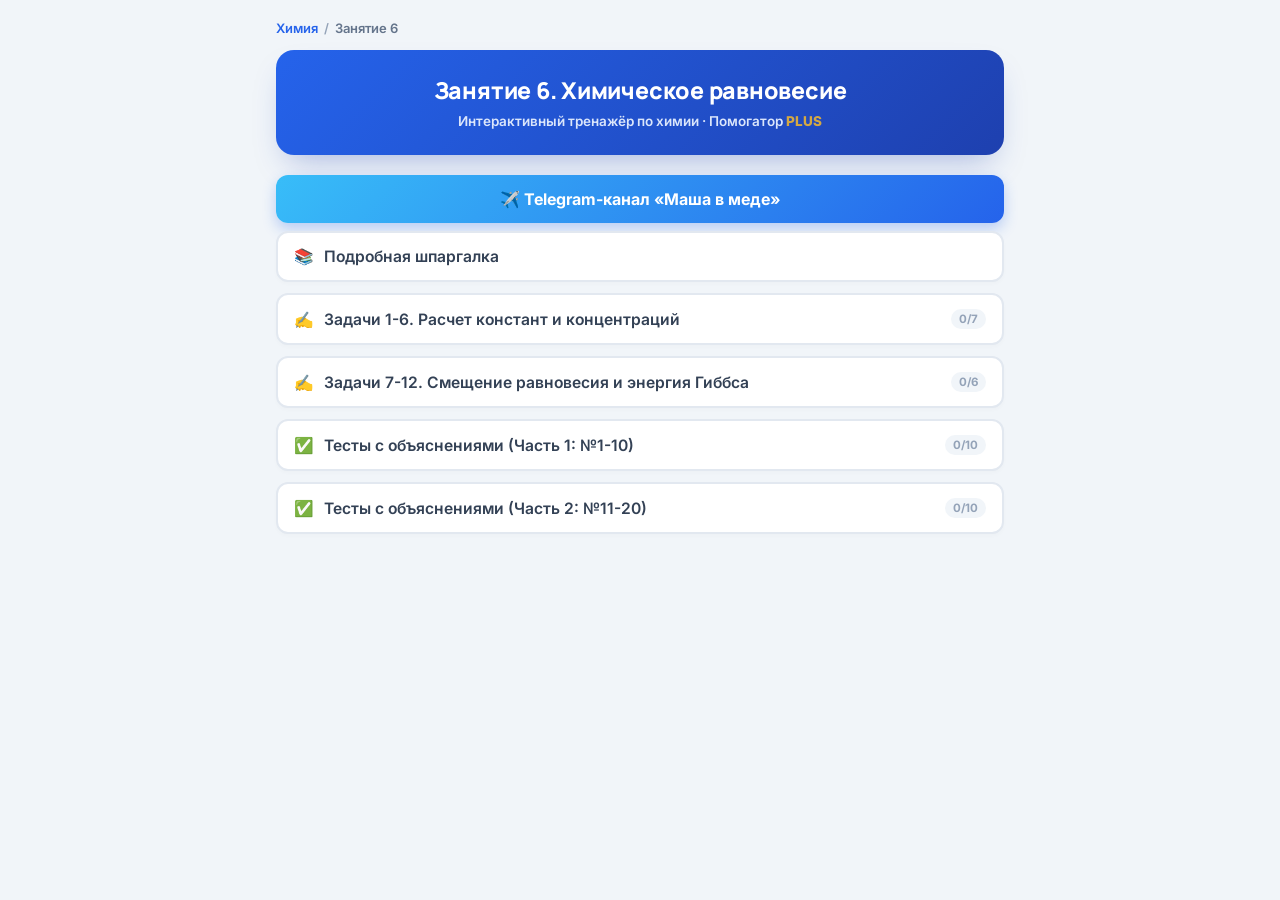
<file: lesson-6.html>
<!DOCTYPE html>
<html lang="ru">
<head>
<meta charset="UTF-8" />
<meta name="viewport" content="width=device-width, initial-scale=1.0" />
<title>Занятие 6. Химическое равновесие · Химия · Pomogator.med</title>
<link rel="preconnect" href="https://fonts.googleapis.com">
<link href="https://fonts.googleapis.com/css2?family=Manrope:wght@700;800&family=Inter:wght@400;500;600;700&display=swap" rel="stylesheet">
<link rel="stylesheet" href="style.css">
<style>
  /* === Защита от копирования / выделения === */
  html, body {
    -webkit-user-select: none;
    -moz-user-select: none;
    -ms-user-select: none;
    user-select: none;
    -webkit-touch-callout: none;
    -webkit-tap-highlight-color: transparent;
  }
  input, textarea, [contenteditable="true"] {
    -webkit-user-select: text !important;
    -moz-user-select: text !important;
    -ms-user-select: text !important;
    user-select: text !important;
  }
  img, a { -webkit-user-drag: none; user-drag: none; }
  ::selection { background: transparent; }
  ::-moz-selection { background: transparent; }
</style>
</head>
<body>
<div id="app">

  <div class="crumb">
    <a href="index.html">Химия</a><span class="sep">/</span><span>Занятие 6</span>
  </div>

  <div class="header">
    <h1 id="lessonTitle">Занятие 6. Химическое равновесие</h1>
    <div class="subtitle">Интерактивный тренажёр по химии · Помогатор <span class="plus">PLUS</span></div>
  </div>

  <div id="menu" class="view active">
    <a href="https://t.me/pomogator_pimu" target="_blank" class="tg-btn">✈️ Telegram-канал «Маша в меде»</a>

    <div class="menu-grid" id="menuGrid"></div>

    <button class="btn" id="mistakesBtn" style="display:none; margin-top:4px; border-color:#fca5a5;" onclick="show('mistakes')">
      <span class="btn-label"><span>🔁</span><span>Повторить ошибки</span></span>
      <span class="btn-progress has-errors"></span>
    </button>
  </div>

  <div id="content" class="view">
    <button class="btn btn-back" onclick="show('menu')">⬅ Вернуться в меню занятия</button>
    <div id="content-body"></div>
  </div>

</div>

<!-- ============================================================
     ЗАЩИТА ОТ КОПИРОВАНИЯ / СКАЧИВАНИЯ / DEVTOOLS
     ============================================================ -->
<script>
(function protect() {
  'use strict';

  function isEditable(el) {
    if (!el) return false;
    const tag = (el.tagName || '').toLowerCase();
    return tag === 'input' || tag === 'textarea' || el.isContentEditable;
  }

  // 1. ПКМ
  document.addEventListener('contextmenu', e => { e.preventDefault(); return false; });

  // 2. Drag & drop
  document.addEventListener('dragstart', e => { e.preventDefault(); return false; });
  document.addEventListener('drop',      e => { e.preventDefault(); return false; });

  // 3. Копирование / вырезание / вставка
  ['copy', 'cut', 'paste'].forEach(evt => {
    document.addEventListener(evt, e => {
      if (!isEditable(e.target)) { e.preventDefault(); return false; }
    });
  });

  // 4. Выделение мышью вне полей ввода
  document.addEventListener('selectstart', e => {
    if (!isEditable(e.target)) { e.preventDefault(); return false; }
  });

  // 5. Горячие клавиши
  document.addEventListener('keydown', e => {
    const k = (e.key || '').toLowerCase();
    const ctrl = e.ctrlKey || e.metaKey;

    // Ctrl/Cmd + C, X, V, A — только в полях ввода
    if (ctrl && ['c', 'x', 'v', 'a'].includes(k)) {
      if (isEditable(e.target)) return;
      e.preventDefault(); return false;
    }
    // Ctrl/Cmd + S, U, P
    if (ctrl && ['s', 'u', 'p'].includes(k)) { e.preventDefault(); return false; }
    // Ctrl/Cmd + Shift + I / J / C — DevTools
    if (ctrl && e.shiftKey && ['i', 'j', 'c'].includes(k)) { e.preventDefault(); return false; }
    // F12
    if (k === 'f12') { e.preventDefault(); return false; }
  });

  // 6. Правая кнопка мыши
  document.addEventListener('mousedown', e => {
    if (e.button === 2) e.preventDefault();
  });

  // 7. Подмена содержимого буфера при копировании
  document.addEventListener('copy', e => {
    if (isEditable(e.target)) return;
    try {
      e.clipboardData.setData('text/plain', 'Копирование запрещено · Pomogator.med');
      e.preventDefault();
    } catch (err) {}
  });

  // 8. Простейшая детекция DevTools (закомментировано — включите при необходимости)
  /*
  setInterval(() => {
    const wDiff = window.outerWidth  - window.innerWidth  > 160;
    const hDiff = window.outerHeight - window.innerHeight > 160;
    if (wDiff || hDiff) {
      document.body.innerHTML =
        '<div style="padding:40px;font:600 18px Inter,sans-serif;text-align:center">' +
        'DevTools обнаружены. Закройте их, чтобы продолжить.<\/div>';
    }
  }, 1000);
  */
})();
</script>

<script>
const LESSON = {
  id: "lesson-6",
  number: 6,
  title: "Занятие 6. Химическое равновесие",
  menu: [{"key":"cheat","type":"cheat","icon":"📚","label":"Подробная шпаргалка"},{"key":"tasks1","type":"tasks","icon":"✍️","label":"Задачи 1-6. Расчет констант и концентраций"},{"key":"tasks2","type":"tasks","icon":"✍️","label":"Задачи 7-12. Смещение равновесия и энергия Гиббса"},{"key":"tests1","type":"tests","icon":"✅","label":"Тесты с объяснениями (Часть 1: №1-10)"},{"key":"tests2","type":"tests","icon":"✅","label":"Тесты с объяснениями (Часть 2: №11-20)"}]
};
const data = {"cheat":"\n<div class=\"content-box cheat-sheet\" style=\"border-left:none; padding: 0;\">\n    <div style=\"text-align:center; background: linear-gradient(135deg, #ea580c 0%, #9a3412 100%); color: white; padding: 15px; border-radius: 12px 12px 0 0;\">\n        <h2 style=\"margin:0; font-size:1.4rem; letter-spacing: 0.5px;\">🌟 МЕГА-ШПАРГАЛКА: ТЕМА 6</h2>\n        <div style=\"font-size:1.05rem; opacity: 0.9; margin-top: 5px;\">Химическое равновесие и принцип Ле Шателье</div>\n    </div>\n\n    <!-- ТЕОРЕТИЧЕСКАЯ БАЗА -->\n    <div style=\"background: #fffbeb; padding: 20px; border-radius: 0 0 12px 12px; margin-bottom: 20px; border: 2px solid #ea580c; border-top: none;\">\n        <strong style=\"color:#9a3412; font-size:1.2rem;\">📌 1. Теоретическая база: что такое равновесие?</strong><br>\n        <ul style=\"margin-top:10px; margin-bottom:0; padding-left: 20px; line-height: 1.6;\">\n            <li><b>Обратимые реакции</b> — протекают одновременно в двух противоположных направлениях (прямом и обратном).</li>\n            <li><b>Химическое равновесие</b> — это <i>динамическое</i> состояние обратимой системы, при котором скорость прямой реакции становится в точности равна скорости обратной реакции (<b>v<sub>пр</sub> = v<sub>обр</sub></b>).</li>\n            <li>Слово «динамическое» означает, что реакции не останавливаются! Просто микроскопически они идут с одинаковой скоростью, поэтому <i>макроскопически</i> мы изменений не видим.</li>\n            <li><b>Главный признак равновесия:</b> концентрации всех реагентов и продуктов перестают изменяться во времени (становятся равновесными).</li>\n        </ul>\n    </div>\n\n    <!-- КОНСТАНТА РАВНОВЕСИЯ -->\n    <div style=\"background: #f8fafc; padding: 20px; border-radius: 12px; margin-bottom: 20px; border-left: 5px solid #334155; box-shadow: 0 2px 4px rgba(0,0,0,0.05);\">\n        <strong style=\"color:#0f172a; font-size:1.2rem;\">⚖️ 2. Константа химического равновесия (K<sub>c</sub>)</strong><br>\n        <p style=\"margin-top:5px; margin-bottom: 10px;\">Для обратимой реакции <b>aA + bB &harr; cC + dD</b> закон действующих масс для состояния равновесия выглядит так:</p>\n        \n        <div class=\"formula\" style=\"border: 1px dashed #94a3b8; color: #334155; display: block; text-align: center; font-size: 1.2rem; padding: 10px; border-radius: 8px; font-weight: bold; background: white;\">\n            K<sub>c</sub> = ([C]<sup>c</sup> &middot; [D]<sup>d</sup>) / ([A]<sup>a</sup> &middot; [B]<sup>b</sup>)\n        </div>\n        \n        <ul style=\"margin-top:10px; margin-bottom:0; padding-left: 20px; line-height: 1.6;\">\n            <li><b>[A], [B], [C], [D]</b> — <i>равновесные</i> концентрации веществ (строго в <b>моль/л</b>).</li>\n            <li><b>Важное правило:</b> твердые вещества (тв) в выражение константы равновесия <b>НЕ ВХОДЯТ</b>! Учитываются только газы (г) и жидкости/растворы (ж, р).</li>\n            <li style=\"color: #be123c; font-weight: bold;\">Ловушка тестов: Константа равновесия (K) зависит ТОЛЬКО от природы реагирующих веществ и температуры! Она абсолютно НЕ зависит от начальных концентраций веществ, давления или наличия катализатора.</li>\n            <li><b>Смысл величины:</b> Если K >> 1, равновесие сильно смещено вправо (выход продуктов высок). Если K << 1, реакция почти не идет (смещено влево).</li>\n        </ul>\n    </div>\n\n    <!-- ИЗОТЕРМА И ТЕРМОДИНАМИКА -->\n    <div style=\"background: #e0f2fe; padding: 20px; border-radius: 12px; margin-bottom: 20px; border-left: 5px solid #0284c7; box-shadow: 0 2px 4px rgba(0,0,0,0.05);\">\n        <strong style=\"color:#0369a1; font-size:1.2rem;\">🌡️ 3. Термодинамика равновесия (Изотерма Вант-Гоффа)</strong><br>\n        <p style=\"margin-top:5px; margin-bottom: 10px;\">Это уравнение связывает энергию Гиббса (&Delta;G&deg;) — критерий самопроизвольности процесса — с константой равновесия (K).</p>\n        \n        <div class=\"formula\" style=\"border: 1px dashed #38bdf8; color: #0284c7; display: block; text-align: center; padding: 10px; border-radius: 8px; font-family: monospace; font-size: 1.2rem; font-weight: bold; background: white;\">\n            &Delta;G&deg; = -R &middot; T &middot; ln(K)\n        </div>\n        \n        <ul style=\"margin-top:10px; margin-bottom:0; padding-left: 20px; line-height: 1.6;\">\n            <li><b>&Delta;G&deg;</b> — изменение стандартной энергии Гиббса реакции. В этой формуле ответ получается строго в <b>Дж/моль</b>!</li>\n            <li><b>R</b> — универсальная газовая постоянная = <b>8,314 Дж/(моль&middot;К)</b>.</li>\n            <li><b>T</b> — температура, измеряется строго в <b>Кельвинах</b> (К = &deg;C + 273,15).</li>\n            <li><b>Как связаны знаки:</b><br>\n                • Если <b>K > 1</b>, то ln(K) положителен &rarr; <b>&Delta;G&deg; < 0</b> (реакция самопроизвольно идет вправо).<br>\n                • Если <b>K < 1</b>, то ln(K) отрицателен &rarr; <b>&Delta;G&deg; > 0</b> (реакция не идет, равновесие смещено влево).\n            </li>\n        </ul>\n    </div>\n\n    <!-- ЛЕ ШАТЕЛЬЕ -->\n    <div style=\"background: #fffbeb; padding: 20px; border-radius: 12px; border-left: 5px solid #ea580c; box-shadow: 0 2px 4px rgba(0,0,0,0.05);\">\n        <strong style=\"color:#9a3412; font-size:1.2rem;\">💡 4. Принцип Ле Шателье-Брауна (Смещение равновесия)</strong><br>\n        <p style=\"margin-top: 5px; margin-bottom: 10px; font-style: italic; color: #475569;\">«Если на систему, находящуюся в состоянии равновесия, оказать внешнее воздействие, то равновесие сместится в том направлении, которое ослабляет это воздействие».</p>\n        \n        <div style=\"overflow-x: auto;\">\n            <table class=\"styled-table\" style=\"width: 100%; border-collapse: collapse; background: white; margin-top: 10px;\">\n                <tr style=\"background: #fde68a;\">\n                    <th style=\"padding: 10px; border: 1px solid #d97706; text-align: center;\">Фактор воздействия</th>\n                    <th style=\"padding: 10px; border: 1px solid #d97706; text-align: center;\">Как действует на систему?</th>\n                    <th style=\"padding: 10px; border: 1px solid #d97706; text-align: center;\">Куда сместит равновесие?</th>\n                </tr>\n                <tr>\n                    <td style=\"padding: 10px; border: 1px solid #cbd5e1; text-align: center;\"><b>Концентрация</b></td>\n                    <td style=\"padding: 10px; border: 1px solid #cbd5e1; text-align: left;\">Система всегда «убегает» от того, что добавляют, и «бежит» туда, откуда забирают.</td>\n                    <td style=\"padding: 10px; border: 1px solid #cbd5e1; text-align: left;\">• Добавили реагент &rarr; <b>Вправо</b><br>• Добавили продукт &rarr; <b>Влево</b><br>• Удалили продукт (осадок/газ) &rarr; <b>Вправо</b></td>\n                </tr>\n                <tr>\n                    <td style=\"padding: 10px; border: 1px solid #cbd5e1; text-align: center;\"><b>Температура</b></td>\n                    <td style=\"padding: 10px; border: 1px solid #cbd5e1; text-align: left;\">При нагревании система пытается «охладиться» (поглотить тепло). При охлаждении — пытается «согреться» (выделить тепло).</td>\n                    <td style=\"padding: 10px; border: 1px solid #cbd5e1; text-align: left;\">• Нагревание &rarr; в сторону <b>ЭНДО</b>термической реакции (где -Q или &Delta;H > 0)<br>• Охлаждение &rarr; в сторону <b>ЭКЗО</b>термической реакции (где +Q или &Delta;H < 0)</td>\n                </tr>\n                <tr>\n                    <td style=\"padding: 10px; border: 1px solid #cbd5e1; text-align: center;\"><b>Давление</b><br><span style=\"font-size: 0.85rem; color: #64748b;\">(Только для газов!)</span></td>\n                    <td style=\"padding: 10px; border: 1px solid #cbd5e1; text-align: left;\">Повышение давления (сжатие) заставляет систему искать способ занять меньший объем.</td>\n                    <td style=\"padding: 10px; border: 1px solid #cbd5e1; text-align: left;\">• Повышение давления &rarr; в сторону <b>МЕНЬШЕГО числа молей газов</b>.<br>• Если газов слева и справа поровну — давление равновесие <b>не смещает</b>.</td>\n                </tr>\n            </table>\n        </div>\n        <p style=\"font-size: 0.95rem; color: #be123c; margin-top: 15px; margin-bottom: 0; font-weight: bold; background: #fff1f2; padding: 10px; border-radius: 8px; border: 1px solid #fda4af;\">\n            🚨 ГЛАВНЫЙ СЕКРЕТ ТЕСТОВ: КАТАЛИЗАТОР НИКОГДА НЕ СМЕЩАЕТ ХИМИЧЕСКОЕ РАВНОВЕСИЕ! Он снижает энергию активации и в равной степени ускоряет как прямую, так и обратную реакции. Он лишь позволяет системе быстрее достичь этого самого равновесия.\n        </p>\n    </div>\n</div>\n    ","tasks1":[{"title":"Задача 1. Расчет константы равновесия","desc":"При определенной температуре в 3-х литровой колбе находятся в равновесии 3,5 моль HI, 4,1 моль H<sub>2</sub> и 0,3 моль I<sub>2</sub>. Реакция: H<sub>2(г)</sub> + I<sub>2(г)</sub> &harr; 2HI<sub>(г)</sub>.","steps":[{"q":"Рассчитайте константу равновесия (K<sub>c</sub>) для данной реакции. Округлите до сотых.","a":9.96,"sol":"<b>Объяснение:</b><br>Концентрации веществ равны количеству моль, деленному на объем (3 л).<br>[HI] = 3,5/3; [H<sub>2</sub>] = 4,1/3; [I<sub>2</sub>] = 0,3/3.<br>K<sub>c</sub> = [HI]<sup>2</sup> / ([H<sub>2</sub>] &middot; [I<sub>2</sub>])<br>Заметим, что объем в числителе и знаменателе сокращается (3<sup>2</sup> / (3 &middot; 3)). Поэтому можно считать прямо по молям:<br>K<sub>c</sub> = 3,5<sup>2</sup> / (4,1 &middot; 0,3) = 12,25 / 1,23 &approx; <b>9,96</b>."}]},{"title":"Задача 2. Разложение диоксида азота","desc":"При определенных условиях 8 моль NO<sub>2</sub>, содержащихся в литровой колбе, разлагаются: 2NO<sub>2(г)</sub> &harr; 2NO<sub>(г)</sub> + O<sub>2(г)</sub>. В состоянии равновесия концентрация NO<sub>2</sub> равна 2 моль/л.","steps":[{"q":"Рассчитайте константу равновесия K<sub>c</sub>.","a":27,"sol":"<b>Объяснение:</b><br>Исходная концентрация NO<sub>2</sub> = 8 моль/л. Равновесная = 2 моль/л. Значит, прореагировало 6 моль/л NO<sub>2</sub>.<br>По уравнению реакции из 2 моль NO<sub>2</sub> образуется 2 моль NO и 1 моль O<sub>2</sub>.<br>Из 6 моль образовалось 6 моль NO и 3 моль O<sub>2</sub>.<br>Равновесные концентрации: [NO<sub>2</sub>]=2, [NO]=6, [O<sub>2</sub>]=3.<br>K<sub>c</sub> = ([NO]<sup>2</sup> &middot; [O<sub>2</sub>]) / [NO<sub>2</sub>]<sup>2</sup> = (6<sup>2</sup> &middot; 3) / 2<sup>2</sup> = (36 &middot; 3) / 4 = <b>27</b>."}]},{"title":"Задача 3. Синтез аммиака","desc":"В системе N<sub>2(г)</sub> + 3H<sub>2(г)</sub> &harr; 2NH<sub>3(г)</sub> установилось равновесие при концентрациях: [N<sub>2</sub>] = 1,5 моль/л; [H<sub>2</sub>] = 4,5 моль/л; [NH<sub>3</sub>] = 2 моль/л.","steps":[{"q":"Действие 1: Вычислите исходную концентрацию водорода (H<sub>2</sub>) до начала реакции.","a":7.5,"sol":"Чтобы образовалось 2 моль NH<sub>3</sub>, по стехиометрии (1:3:2) потребовалось затратить 1 моль N<sub>2</sub> и 3 моль H<sub>2</sub>.<br>Исходная концентрация H<sub>2</sub> = равновесная + затраченная = 4,5 + 3,0 = <b>7,5 моль/л</b>."},{"q":"Действие 2: Рассчитайте константу химического равновесия K<sub>c</sub>. Округлите до тысячных.","a":0.029,"sol":"K<sub>c</sub> = [NH<sub>3</sub>]<sup>2</sup> / ([N<sub>2</sub>] &middot; [H<sub>2</sub>]<sup>3</sup>)<br>K<sub>c</sub> = 2<sup>2</sup> / (1,5 &middot; 4,5<sup>3</sup>) = 4 / (1,5 &middot; 91,125) = 4 / 136,6875 &approx; <b>0,029</b>."}]},{"title":"Задача 4. Разложение аммиака","desc":"Для реакции 2NH<sub>3(г)</sub> &harr; N<sub>2(г)</sub> + 3H<sub>2(г)</sub> исходная концентрация аммиака равна 6 моль/л. Реакция прошла на 60%.","steps":[{"q":"Определите равновесную концентрацию образовавшегося водорода (H<sub>2</sub>) в моль/л.","a":5.4,"sol":"<b>Объяснение:</b><br>Прореагировало 60% аммиака, то есть 6 &middot; 0,6 = 3,6 моль/л.<br>По уравнению из 2 моль NH<sub>3</sub> образуется 3 моль H<sub>2</sub>.<br>Следовательно, из 3,6 моль образуется (3,6 / 2) &middot; 3 = <b>5,4 моль/л</b> водорода."}]},{"title":"Задача 5. Влияние давления (концентрации) на равновесие","desc":"Для системы 2NO<sub>2(г)</sub> &harr; 2NO<sub>(г)</sub> + O<sub>2(г)</sub> концентрации всех веществ в равновесной системе принудительно уменьшили в 3 раза (путем увеличения объема сосуда в 3 раза).","steps":[{"q":"Во сколько раз уменьшится скорость <b>обратной</b> реакции (v<sub>обр</sub>)?","a":27,"sol":"<b>Объяснение:</b><br>Уравнение скорости обратной реакции: v<sub>обр</sub> = k &middot; [NO]<sup>2</sup> &middot; [O<sub>2</sub>].<br>При уменьшении каждой концентрации в 3 раза: (1/3)<sup>2</sup> &middot; (1/3) = 1/27. Скорость обратной реакции упадет в <b>27 раз</b>.<br><i>Примечание:</i> скорость прямой реакции упадет только в 3<sup>2</sup> = 9 раз. Так как обратная реакция замедлилась сильнее, равновесие сместится вправо (&rarr;)."}]},{"title":"Задача 6. Реакция оксидов азота и серы","desc":"При 450&deg;C константа равновесия для реакции SO<sub>2(г)</sub> + NO<sub>2(г)</sub> &harr; SO<sub>3(г)</sub> + NO<sub>(г)</sub> равна 1. Исходные концентрации SO<sub>2</sub> и NO<sub>2</sub> равны 2 и 6 моль/л соответственно.","steps":[{"q":"Рассчитайте равновесную концентрацию образовавшегося SO<sub>3</sub> (в моль/л).","a":1.5,"sol":"<b>Объяснение:</b><br>Пусть к моменту равновесия прореагировало <i>x</i> моль/л SO<sub>2</sub>. Тогда образовалось <i>x</i> моль/л SO<sub>3</sub> и <i>x</i> моль/л NO.<br>Равновесные концентрации: [SO<sub>2</sub>]=2-x; [NO<sub>2</sub>]=6-x; [SO<sub>3</sub>]=x; [NO]=x.<br>K = (x &middot; x) / ((2-x)(6-x)) = 1<br>x<sup>2</sup> = 12 - 8x + x<sup>2</sup><br>8x = 12 &rarr; x = <b>1,5 моль/л</b>."}]}],"tasks2":[{"title":"Задача 7. Гидролиз АТФ","desc":"Для реакции гидролиза АТФ<sub>(р)</sub> + H<sub>2</sub>O<sub>(ж)</sub> &harr; АДФ<sub>(р)</sub> + H<sub>2</sub>PO<sub>4</sub><sup>-</sup><sub>(р)</sub> стандартная энергия Гиббса &Delta;G&deg; = -30,5 кДж/моль. (В задаче есть опечатка авторов: просят вычислить при 25&deg;C (298K), хотя в условии дано 310K. Будем считать для стандартной температуры 298 К).","steps":[{"q":"Рассчитайте натуральный логарифм константы равновесия (ln K<sub>c</sub>). Округлите до десятых.","a":12.3,"sol":"<b>Объяснение:</b><br>Формула изотермы: &Delta;G&deg; = -R &middot; T &middot; ln(K).<br>ln(K) = -&Delta;G&deg; / (R &middot; T) = -(-30500 Дж/моль) / (8,314 &middot; 298) = 30500 / 2477,57 &approx; <b>12,3</b>.<br>(Сама константа равна e<sup>12,3</sup> &approx; 2,2&middot;10<sup>5</sup>, равновесие сильно смещено вправо)."}]},{"title":"Задача 8. Смещение по коэффициенту концентрации (Q)","desc":"Для реакции CO<sub>(г)</sub> + H<sub>2</sub>O<sub>(г)</sub> &harr; CO<sub>2(г)</sub> + H<sub>2(г)</sub> при некоторой температуре K<sub>c</sub> = 1. Текущие концентрации в моль/л: [CO] = 5,0; [H<sub>2</sub>O] = 2,5; [CO<sub>2</sub>] = 2,0; [H<sub>2</sub>] = 2,5.","steps":[{"q":"Рассчитайте значение концентрационного коэффициента (Q) для этих текущих концентраций.","a":0.4,"sol":"<b>Объяснение:</b><br>Q рассчитывается так же, как K<sub>c</sub>, но для неравновесных концентраций.<br>Q = ([CO<sub>2</sub>] &middot; [H<sub>2</sub>]) / ([CO] &middot; [H<sub>2</sub>O]) = (2,0 &middot; 2,5) / (5,0 &middot; 2,5) = 5 / 12,5 = <b>0,4</b>.<br>Так как Q < K<sub>c</sub> (0,4 < 1), реакция пойдет в прямом направлении (вправо), чтобы достигнуть равновесия."}]},{"title":"Задача 9. Расчет энтальпии по изобаре Вант-Гоффа","desc":"Определить тепловой эффект (&Delta;H) реакции 2CO + O<sub>2</sub> &harr; 2CO<sub>2</sub>, если константы равновесия при 2000 К (K<sub>1</sub>) и 2100 К (K<sub>2</sub>) равны соответственно 0,402 и 2,32.","steps":[{"q":"Рассчитайте &Delta;H (в кДж/моль). Округлите до целых.","a":611,"sol":"<b>Объяснение:</b><br>Используем уравнение изобары: ln(K<sub>2</sub> / K<sub>1</sub>) = (&Delta;H / R) &middot; (T<sub>2</sub> - T<sub>1</sub>) / (T<sub>1</sub> &middot; T<sub>2</sub>)<br>ln(2,32 / 0,402) = ln(5,77) &approx; 1,753.<br>1,753 = (&Delta;H / 8,314) &middot; (100 / 4200000) &rarr; &Delta;H = 1,753 &middot; 8,314 &middot; 42000 = 612200 Дж/моль &approx; <b>611 кДж/моль</b>.<br><i>Примечание:</i> Обычно эта реакция экзотермична, но данные в задаче из методички искусственно подобраны так, что с ростом температуры K растет, следовательно математически реакция получается эндотермической."}]},{"title":"Задача 10. Зависимость константы от температуры","desc":"Константа равновесия K<sub>p</sub> для экзотермической реакции SO<sub>2</sub> + 0.5O<sub>2</sub> &harr; SO<sub>3</sub> (&Delta;H = -94,27 кДж/моль) при 1000 К равна 5,845&middot;10<sup>-3</sup>. Рассчитайте константу при 975 К.","steps":[{"q":"Введите вычисленное значение константы при 975 К, умноженное на 1000 (то есть если ответ 7,81&middot;10<sup>-3</sup>, введите 7.81).","a":7.81,"sol":"<b>Объяснение:</b><br>ln(K<sub>2</sub> / K<sub>1</sub>) = (&Delta;H / R) &middot; (T<sub>2</sub> - T<sub>1</sub>) / (T<sub>1</sub> &middot; T<sub>2</sub>)<br>ln(K<sub>2</sub> / 0,005845) = (-94270 / 8,314) &middot; (975 - 1000) / (1000 &middot; 975) = -11338 &middot; (-25 / 975000) = -11338 &middot; (-0,00002564) &approx; 0,2907.<br>K<sub>2</sub> = 0,005845 &middot; e<sup>0,2907</sup> = 0,005845 &middot; 1,337 = 0,00781 = <b>7,81 &middot; 10<sup>-3</sup></b>.<br>При понижении температуры равновесие экзотермической реакции сместилось вправо, константа увеличилась."}]},{"title":"Задача 11. Диссоциация хлорноватистой кислоты","desc":"Константа диссоциации HClO при 298 К равна 4&middot;10<sup>-8</sup>. Система имеет следующие концентрации: [ClO<sup>-</sup>] = [H<sup>+</sup>] = 4&middot;10<sup>-4</sup> моль/л, [HClO] = 10<sup>-4</sup> моль/л.","steps":[{"q":"Рассчитайте текущий коэффициент концентраций Q, умноженный на 10<sup>4</sup> (если ответ 16&middot;10<sup>-4</sup>, введите 16).","a":16,"sol":"<b>Объяснение:</b><br>Q = ([H<sup>+</sup>] &middot; [ClO<sup>-</sup>]) / [HClO] = (4&middot;10<sup>-4</sup> &middot; 4&middot;10<sup>-4</sup>) / 10<sup>-4</sup> = 16&middot;10<sup>-4</sup>.<br>Сравниваем Q и K: 16&middot;10<sup>-4</sup> > 4&middot;10<sup>-8</sup> (Q >> K). Следовательно, самопроизвольно протекает обратный процесс — ассоциация ионов в молекулы кислоты."}]},{"title":"Задача 12. Смещение равновесия","desc":"В системе N<sub>2</sub> + 3H<sub>2</sub> &harr; 2NH<sub>3</sub> равновесие установилось при [H<sub>2</sub>] = 3 моль/л; [N<sub>2</sub>] = 2 моль/л; [NH<sub>3</sub>] = 4 моль/л. Затем в 1 л смеси добавили 0,5 моль водорода (смещение равновесия по Ле Шателье).","steps":[{"q":"Какова была исходная константа равновесия (до добавления водорода)? Округлите до тысячных.","a":0.296,"sol":"<b>Объяснение:</b><br>K<sub>c</sub> = [NH<sub>3</sub>]<sup>2</sup> / ([N<sub>2</sub>] &middot; [H<sub>2</sub>]<sup>3</sup>) = 4<sup>2</sup> / (2 &middot; 3<sup>3</sup>) = 16 / (2 &middot; 27) = 16 / 54 &approx; <b>0,296</b>.<br><i>Для справки:</i> после добавления водорода система начнет расходовать его, образуя новый аммиак. Решение полного уравнения дает новые равновесные концентрации: [N<sub>2</sub>] &approx; 1,95; [H<sub>2</sub>] &approx; 3,35; [NH<sub>3</sub>] &approx; 4,10."}]}],"tests1":[{"q":"1. ХИМИЧЕСКОЕ РАВНОВЕСИЕ НАЗЫВАЮТ ДИНАМИЧЕСКИМ, ПОТОМУ ЧТО ...:","options":["1) два противоположных процесса оказываются сбалансированными","2) в результате совершается работа","3) в результате выделяется или поглощается энергия","4) два противоположных процесса протекают с одинаковыми скоростями"],"correct":3,"explanation":"По ключам авторов методички правильные ответы 1 и 4. В нашем тренажере мы выбираем самый точный физический смысл — химическое равновесие является динамическим именно потому, что макроскопически система не меняется, но микроскопически прямая и обратная реакции продолжают идти с равными скоростями (ответ 4)."},{"q":"2. СОСТОЯНИЕ ХИМИЧЕСКОГО РАВНОВЕСИЯ ОБРАТИМЫХ ПРОЦЕССОВ КОЛИЧЕСТВЕННО ХАРАКТЕРИЗУЮТ:","options":["1) равновесными концентрациями продуктов реакции","2) равновесными концентрациями исходных веществ","3) константой Больцмана","4) константой равновесия","5) энергией активации"],"correct":3,"explanation":"Количественной характеристикой смещения и состояния равновесия является константа химического равновесия (К)."},{"q":"3. ХИМИЧЕСКИЕ РЕАКЦИИ, ПРОТЕКАЮЩИЕ В ПРОТИВОПОЛОЖНЫХ НАПРАВЛЕНИЯХ, НАЗЫВАЮТ:","options":["1) кинетическими","2) термохимическими","3) обратимими","4) каталитическими"],"correct":2,"explanation":"Процессы, которые могут идти как в прямом, так и в обратном направлениях, называются обратимыми."},{"q":"4. ЧИСЛЕННОЕ ЗНАЧЕНИЕ КОНСТАНТЫ РАВНОВЕСИЯ ХИМИЧЕСКОЙ РЕАКЦИИ ОПРЕДЕЛЯЕТ:","options":["1) скорость реакции","2) энергию активации","3) выход реакции (продукта)","4) молекулярность реакции"],"correct":2,"explanation":"Константа равновесия показывает соотношение продуктов и реагентов, то есть косвенно определяет выход продуктов реакции."},{"q":"5. ВЫХОД РЕАКЦИИ ВЕЛИК В ТОМ СЛУЧАЕ, ЕСЛИ…:","options":["1) константа равновесия К << 1","2) константа равновесия К >> 1","3) присутствует катализатор","4) константа равновесия К = 1"],"correct":1,"explanation":"Если K >> 1 (много больше единицы), то числитель (концентрация продуктов) намного больше знаменателя (концентрации реагентов). Значит, выход продуктов близок к 100%."},{"q":"6. СМЕШАЛИ ПО 4 МОЛЬ ВЕЩЕСТВ А, Б, С, Д. ПОСЛЕ УСТАНОВЛЕНИЯ РАВНОВЕСИЯ (А+Б &harr; С+Д) В СМЕСИ ОБНАРУЖИЛИ 2 МОЛЬ ВЕЩЕСТВА А. КОНСТАНТА РАВНА:","options":["1) 9","2) 25 моль","3) 4","4) 1 моль^-1","5) 7"],"correct":0,"explanation":"Изначально А=4, Б=4, С=4, Д=4. Стало А=2. Значит прореагировало 2 моль А и 2 моль Б. Образовалось дополнительно 2 моль С и 2 моль Д. Равновесные: А=2, Б=2, С=6, Д=6. Константа К = (6 &middot; 6) / (2 &middot; 2) = 36 / 4 = 9."},{"q":"7. ИЗМЕНЕНИЯ, ПРОИСХОДЯЩИЕ В ОБРАТИМОЙ ХИМИЧЕСКОЙ СИСТЕМЕ, ОПРЕДЕЛЯЕТСЯ ПРИНЦИПОМ...:","options":["1) Паули","2) Ле Шателье-Брауна","3) Марковникова","4) неопределенности Гейзенберга"],"correct":1,"explanation":"Принцип подвижного равновесия носит имя Ле Шателье-Брауна."},{"q":"8. ПОДВИЖНОЕ РАВНОВЕСИЕ СМЕЩАЕТСЯ ПОД ВОЗДЕЙСТВИЕМ ТРЕХ ОСНОВНЫХ ФАКТОРОВ:","options":["1) давление, объем, катализатор","2) давление, концентрация, ингибитор","3) температура, концентрация, давление","4) температура, давление, катализатор"],"correct":2,"explanation":"Три главных фактора Ле-Шателье: изменение концентрации веществ, температуры и внешнего давления (для газов). Катализаторы равновесие не смещают!"},{"q":"9. КОНСТАНТА РАВНОВЕСИЯ ДЛЯ РЕАКЦИИ HHbO2 + CO &harr; HbCO + O2 (по ключам методички):","options":["1) [HbCO]+[O2]/ [HbO2]+[CO]","2) [O2]/ [CO]","3) [HbCO]·[O2]/ [CO]","4) [HbCO]·[O2]/ [HbO2]"],"correct":1,"explanation":"<b>Внимание, ошибка в методичке!</b> Правильное выражение для константы включает гемоглобин: K = ([HbCO][O2]) / ([HHbO2][CO]). Однако в официальных ключах ПИМУ указан ответ 2 ([O2]/[CO]), так как авторы, видимо, условно сократили макромолекулы гемоглобина, считая их единой матрицей."},{"q":"10. ВЫРАЖЕНИЕ КОНСТАНТЫ РАВНОВЕСИЯ ДЛЯ РЕАКЦИИ 2S(тв) + 3O2(г) &harr; 2SO3(г):","options":["1) K = [SO3]^2 / [O2]^3","2) K = [SO3]^2 / [S]^2·[O2]^3","3) K = [SO3]^2 / [S]^2+[O2]^3","4) K = [SO3] / [S]·[O2]"],"correct":0,"explanation":"По правилам записи константы равновесия концентрации твердых веществ (сера S) приравниваются к 1 и в выражение не входят."}],"tests2":[{"q":"11. ВЫХОД ПРОДУКТА В РЕАКЦИИ N2(г) + 3H2(г) &harr; 2NH3(г) + 92 кДж МОЖНО ПОВЫСИТЬ ЕСЛИ:","options":["1) Р – понижать, Т – повышать","2) Р – повышать, Т – понижать","3) Р и Т – понижать","4) Р и Т повышать"],"correct":1,"explanation":"Реакция экзотермическая (+Q), поэтому для смещения вправо температуру нужно понижать. В левой части 4 моль газов, в правой — 2. Давление нужно повышать (равновесие смещается в сторону меньшего объема)."},{"q":"12. ВЫХОД ПРОДУКТОВ РЕАКЦИИ CaCO3(тв) = CaO(тв) + CO2(г) – 178 кДж МОЖНО ПОВЫСИТЬ ЕСЛИ:","options":["1) Р – понижать, Т – повышать","2) Р – повышать, Т – понижать","3) Р и Т – понижать","4) Р и Т повышать"],"correct":0,"explanation":"Реакция эндотермическая (-Q), поэтому температуру нужно повышать. Слева 0 моль газов, справа — 1 моль. Чтобы сместить равновесие в сторону образования газа, давление нужно понижать."},{"q":"13. КОНСТАНТА РАВНОВЕСИЯ РАВНА ОТНОШЕНИЮ ПРОИЗВЕДЕНИЙ ... КОНЦЕНТРАЦИЙ ПРОДУКТОВ К ИСХОДНЫМ ВЕЩЕСТВАМ:","options":["1) исходных","2) любых","3) нормальных","4) равновесных"],"correct":3,"explanation":"В выражение константы равновесия подставляются исключительно <b>равновесные</b> концентрации компонентов."},{"q":"14. НЕ ПРОИЗВОДЯ ВЫЧИСЛЕНИЙ, ОЦЕНИТЕ КОНСТАНТУ РАВНОВЕСИЯ (Кр) РЕАКЦИИ, &Delta;G&deg; КОТОРОЙ РАВНО 200 кДж/моль (по ключам методички):","options":["1) Kp >> 1","2) Kp < 1","3) Kp = 0","4) Kp < 0","5) Kp << 0"],"correct":4,"explanation":"<b>Грубейшая опечатка в методичке!</b> Константа Kp физически не может быть меньше нуля (она положительна). Так как &Delta;G = +200, то реакция не идет, и Kp &approx; 0 (очень маленькая, Kp << 1). Но в официальных ключах ПИМУ указан ответ 5 (Kp << 0). На зачете выбирайте его, но знайте, что авторы просто забыли дописать логарифм (ln Kp << 0)."},{"q":"15. САМОПРОИЗВОЛЬНЫЕ ОБРАТИМЫЕ РЕАКЦИИ ЗАКАНЧИВАЮТСЯ:","options":["1) расходованием одного из исходных веществ","2) расходованием всех исходных веществ","3) обратной реакцией","4) химическим равновесием"],"correct":3,"explanation":"Любая обратимая реакция в закрытой системе рано или поздно приходит к состоянию химического равновесия, когда скорости прямого и обратного процессов уравниваются."},{"q":"16. ХИМИЧЕСКИ РАВНОВЕСНОЕ СОСТОЯНИЕ ХАРАКТЕРИЗУЕТСЯ ... ПРИ СОХРАНЕНИИ ВНЕШНИХ ПАРАМЕТРОВ:","options":["1) постоянством Т и V","2) постоянством Т и Р","3) постоянством &Delta;Gт","4) &Delta;Smax","5) неизменностью концентраций компонентов во времени"],"correct":4,"explanation":"Главный признак наступившего равновесия — концентрации реагентов и продуктов перестают изменяться (становятся равновесными)."},{"q":"17. ПРИ СОСТОЯНИИ РАВНОВЕСИЯ СООТНОШЕНИЕ СКОРОСТЕЙ И КОНСТАНТ ВЫРАЖАЕТСЯ УРАВНЕНИЯМИ:","options":["1) v(пр) = v(обр), k(пр) > k(обр)","2) v(пр) < v(обр), k(пр) = k(обр)","3) v(пр) = v(обр), k(пр) / k(обр) = Kp","4) v(пр) > v(обр), k(пр) = k(обр)"],"correct":2,"explanation":"В состоянии равновесия скорости строго равны (v_пр = v_обр), а математическое отношение констант скоростей дает нам Константу Равновесия (K_p)."},{"q":"18. ПРИНЦИП ПОДВИЖНОГО РАВНОВЕСИЯ СПРАВЕДЛИВ...:","options":["1) только для химических процессов","2) только для физических процессов","3) только для химических процессов с участием катализатора","4) как для химических, так и для физических процессов"],"correct":3,"explanation":"Принцип Ле Шателье является универсальным законом природы и применим к любым равновесным системам (например, растворение/кристаллизация, испарение/конденсация, химические реакции)."},{"q":"19. РАЗМЕРНОСТЬ КОНСТАНТЫ РАВНОВЕСИЯ:","options":["1) всегда безразмерна","2) может оказаться размерной или безразмерной величиной в зависимости от вида реакции","3) моль·с","4) моль/с"],"correct":1,"explanation":"Размерность зависит от стехиометрии реакции. Если моли газов слева и справа равны, константа безразмерна. Если нет, она может иметь размерность (моль/л)^n."},{"q":"20. ПОНЯТИЕ «РАВНОВЕСИЕ» ОЗНАЧАЕТ СОСТОЯНИЕ, В КОТОРОМ:","options":["1) количества веществ реагентов равны количествам веществ продуктов реакции","2) концентрации исходных веществ и продуктов не изменяются со временем и отсутствуют потоки массы и энергии","3) массы продуктов реакции равны массам исходных веществ","4) изменение энтальпии равно нулю"],"correct":1,"explanation":"Равновесие — это стабилизация концентраций во времени (макроскопическое отсутствие изменений)."}]};
</script>
<script src="quiz-engine.js"></script>
</body>
</html>
</file>
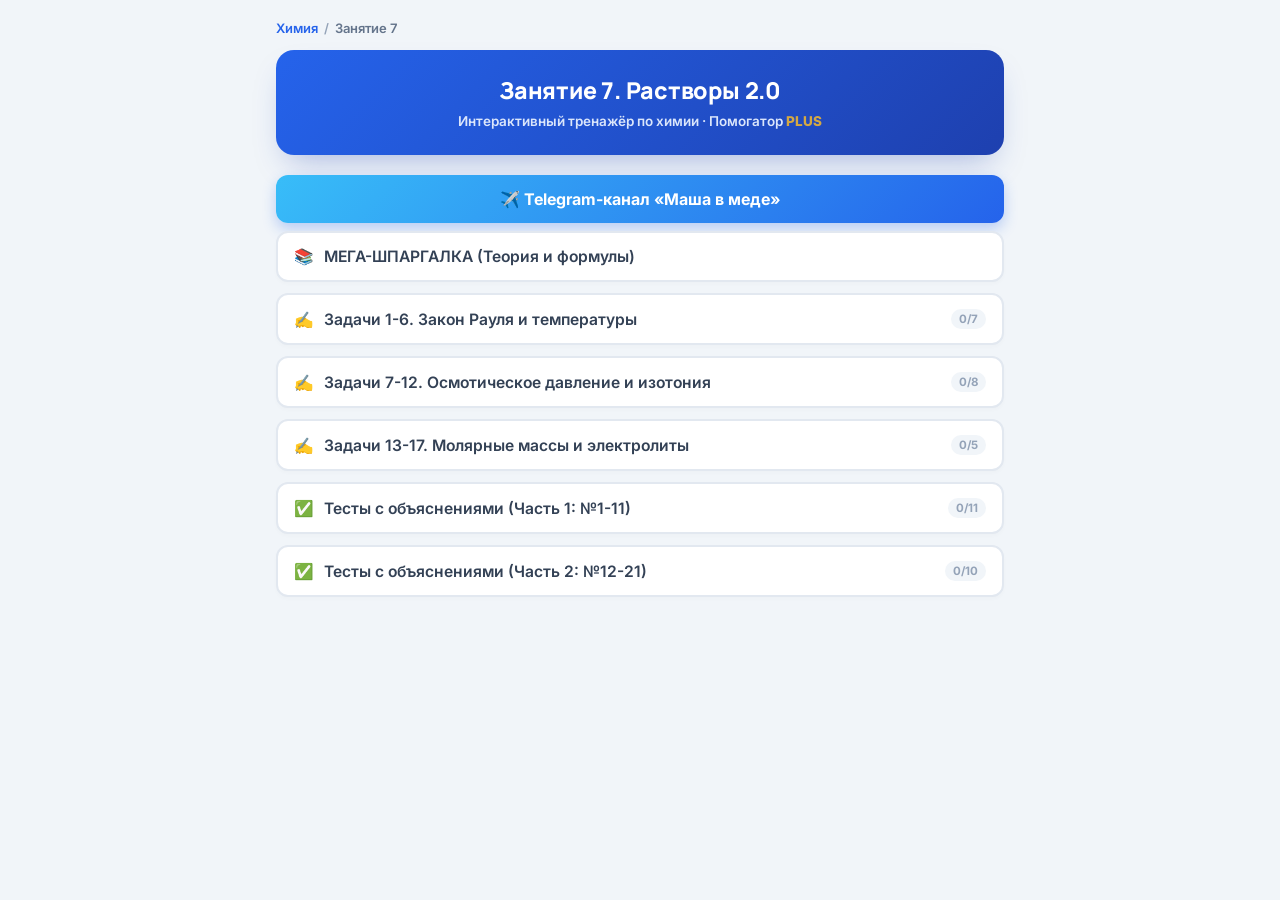
<file: lesson-7.html>
<!DOCTYPE html>
<html lang="ru">
<head>
<meta charset="UTF-8" />
<meta name="viewport" content="width=device-width, initial-scale=1.0" />
<title>Занятие 7. Растворы 2.0 · Химия · Pomogator.med</title>
<link rel="preconnect" href="https://fonts.googleapis.com">
<link href="https://fonts.googleapis.com/css2?family=Manrope:wght@700;800&family=Inter:wght@400;500;600;700&display=swap" rel="stylesheet">
<link rel="stylesheet" href="style.css">
<style>
  /* === Защита от копирования / выделения === */
  html, body {
    -webkit-user-select: none;
    -moz-user-select: none;
    -ms-user-select: none;
    user-select: none;
    -webkit-touch-callout: none;
    -webkit-tap-highlight-color: transparent;
  }
  input, textarea, [contenteditable="true"] {
    -webkit-user-select: text !important;
    -moz-user-select: text !important;
    -ms-user-select: text !important;
    user-select: text !important;
  }
  img, a { -webkit-user-drag: none; user-drag: none; }
  ::selection { background: transparent; }
  ::-moz-selection { background: transparent; }
</style>
</head>
<body>
<div id="app">

  <div class="crumb">
    <a href="index.html">Химия</a><span class="sep">/</span><span>Занятие 7</span>
  </div>

  <div class="header">
    <h1 id="lessonTitle">Занятие 7. Растворы 2.0</h1>
    <div class="subtitle">Интерактивный тренажёр по химии · Помогатор <span class="plus">PLUS</span></div>
  </div>

  <div id="menu" class="view active">
    <a href="https://t.me/pomogator_pimu" target="_blank" class="tg-btn">✈️ Telegram-канал «Маша в меде»</a>

    <div class="menu-grid" id="menuGrid"></div>

    <button class="btn" id="mistakesBtn" style="display:none; margin-top:4px; border-color:#fca5a5;" onclick="show('mistakes')">
      <span class="btn-label"><span>🔁</span><span>Повторить ошибки</span></span>
      <span class="btn-progress has-errors"></span>
    </button>
  </div>

  <div id="content" class="view">
    <button class="btn btn-back" onclick="show('menu')">⬅ Вернуться в меню занятия</button>
    <div id="content-body"></div>
  </div>

</div>

<!-- ============================================================
     ЗАЩИТА ОТ КОПИРОВАНИЯ / СКАЧИВАНИЯ / DEVTOOLS
     ============================================================ -->
<script>
(function protect() {
  'use strict';

  function isEditable(el) {
    if (!el) return false;
    const tag = (el.tagName || '').toLowerCase();
    return tag === 'input' || tag === 'textarea' || el.isContentEditable;
  }

  // 1. ПКМ
  document.addEventListener('contextmenu', e => { e.preventDefault(); return false; });

  // 2. Drag & drop
  document.addEventListener('dragstart', e => { e.preventDefault(); return false; });
  document.addEventListener('drop',      e => { e.preventDefault(); return false; });

  // 3. Копирование / вырезание / вставка
  ['copy', 'cut', 'paste'].forEach(evt => {
    document.addEventListener(evt, e => {
      if (!isEditable(e.target)) { e.preventDefault(); return false; }
    });
  });

  // 4. Выделение мышью вне полей ввода
  document.addEventListener('selectstart', e => {
    if (!isEditable(e.target)) { e.preventDefault(); return false; }
  });

  // 5. Горячие клавиши
  document.addEventListener('keydown', e => {
    const k = (e.key || '').toLowerCase();
    const ctrl = e.ctrlKey || e.metaKey;

    // Ctrl/Cmd + C, X, V, A — только в полях ввода
    if (ctrl && ['c', 'x', 'v', 'a'].includes(k)) {
      if (isEditable(e.target)) return;
      e.preventDefault(); return false;
    }
    // Ctrl/Cmd + S, U, P
    if (ctrl && ['s', 'u', 'p'].includes(k)) { e.preventDefault(); return false; }
    // Ctrl/Cmd + Shift + I / J / C — DevTools
    if (ctrl && e.shiftKey && ['i', 'j', 'c'].includes(k)) { e.preventDefault(); return false; }
    // F12
    if (k === 'f12') { e.preventDefault(); return false; }
  });

  // 6. Правая кнопка мыши
  document.addEventListener('mousedown', e => {
    if (e.button === 2) e.preventDefault();
  });

  // 7. Подмена содержимого буфера при копировании
  document.addEventListener('copy', e => {
    if (isEditable(e.target)) return;
    try {
      e.clipboardData.setData('text/plain', 'Копирование запрещено · Pomogator.med');
      e.preventDefault();
    } catch (err) {}
  });

  // 8. Простейшая детекция DevTools (закомментировано — включите при необходимости)
  /*
  setInterval(() => {
    const wDiff = window.outerWidth  - window.innerWidth  > 160;
    const hDiff = window.outerHeight - window.innerHeight > 160;
    if (wDiff || hDiff) {
      document.body.innerHTML =
        '<div style="padding:40px;font:600 18px Inter,sans-serif;text-align:center">' +
        'DevTools обнаружены. Закройте их, чтобы продолжить.<\/div>';
    }
  }, 1000);
  */
})();
</script>

<script>
const LESSON = {
  id: "lesson-7",
  number: 7,
  title: "Занятие 7. Растворы 2.0",
  menu: [{"key":"cheat","type":"cheat","icon":"📚","label":"МЕГА-ШПАРГАЛКА (Теория и формулы)"},{"key":"tasks1","type":"tasks","icon":"✍️","label":"Задачи 1-6. Закон Рауля и температуры"},{"key":"tasks2","type":"tasks","icon":"✍️","label":"Задачи 7-12. Осмотическое давление и изотония"},{"key":"tasks3","type":"tasks","icon":"✍️","label":"Задачи 13-17. Молярные массы и электролиты"},{"key":"tests1","type":"tests","icon":"✅","label":"Тесты с объяснениями (Часть 1: №1-11)"},{"key":"tests2","type":"tests","icon":"✅","label":"Тесты с объяснениями (Часть 2: №12-21)"}]
};
const data = {"cheat":"\n        <div class=\"content-box cheat-sheet\" style=\"border-left:none; padding: 0;\">\n            <div style=\"text-align:center; background: linear-gradient(135deg, #0d9488 0%, #0f766e 100%); color: white; padding: 15px; border-radius: 12px 12px 0 0;\">\n                <h2 style=\"margin:0; font-size:1.4rem; letter-spacing: 0.5px;\">🌟 МЕГА-ШПАРГАЛКА: ТЕМА 7</h2>\n                <div style=\"font-size:1.05rem; opacity: 0.9; margin-top: 5px;\">Коллигативные свойства растворов</div>\n            </div>\n\n            <!-- ТЕОРЕТИЧЕСКАЯ БАЗА -->\n            <div style=\"background: #f0fdfa; padding: 20px; border-radius: 0 0 12px 12px; margin-bottom: 20px; border: 2px solid #0d9488; border-top: none;\">\n                <strong style=\"color:#0f766e; font-size:1.2rem;\">📌 1. Что такое коллигативные свойства?</strong><br>\n                <ul style=\"margin-top:10px; margin-bottom:0; padding-left: 20px; line-height: 1.6;\">\n                    <li><b>Идеальный раствор</b> — это раствор, в котором силы взаимодействия между всеми частицами одинаковы, и образование которого не сопровождается тепловым эффектом.</li>\n                    <li><b>Коллигативные свойства</b> — это свойства разбавленных растворов, которые зависят <b>только от числа частиц</b> растворенного вещества, но совершенно <b>не зависят от их природы</b> (размера, массы, состава).</li>\n                    <li>К ним относятся: понижение давления насыщенного пара, повышение температуры кипения, понижение температуры замерзания и осмотическое давление.</li>\n                </ul>\n            </div>\n\n            <!-- ЗАКОН РАУЛЯ -->\n            <div style=\"background: #f8fafc; padding: 20px; border-radius: 12px; margin-bottom: 20px; border-left: 5px solid #334155; box-shadow: 0 2px 4px rgba(0,0,0,0.05);\">\n                <strong style=\"color:#0f172a; font-size:1.2rem;\">📉 2. Закон Рауля (Давление пара и Температуры)</strong><br>\n                \n                <p style=\"margin-bottom: 5px; margin-top: 10px;\"><b>1. Давление пара:</b> Относительное понижение давления пара растворителя над раствором равно мольной доле растворенного вещества.</p>\n                <div class=\"formula\" style=\"border: 1px dashed #94a3b8; color: #334155; display: block; text-align: center;\">&Delta;P / P<sub>0</sub> = &chi;<sub>в-ва</sub></div>\n\n                <p style=\"margin-bottom: 5px; margin-top: 15px;\"><b>2. Температура кипения и замерзания (Следствия из закона Рауля):</b></p>\n                <div class=\"formula\" style=\"border: 1px dashed #94a3b8; color: #334155; display: block; text-align: center;\">&Delta;T<sub>кип</sub> = E &middot; C<sub>m</sub> &nbsp;&nbsp; и &nbsp;&nbsp; &Delta;T<sub>зам</sub> = K &middot; C<sub>m</sub></div>\n                <ul style=\"margin-top:5px; margin-bottom:0; padding-left: 20px;\">\n                    <li><b>C<sub>m</sub></b> — <i>моляльная</i> концентрация (моль вещества на 1 кг растворителя).</li>\n                    <li><b>E (эбулиоскопическая)</b> и <b>K (криоскопическая)</b> константы зависят <b>ТОЛЬКО от природы растворителя</b> (воды, бензола и т.д.). Для воды K = 1,86, E = 0,52.</li>\n                </ul>\n            </div>\n\n            <!-- ОСМОС -->\n            <div style=\"background: #fffbeb; padding: 20px; border-radius: 12px; margin-bottom: 20px; border-left: 5px solid #d97706; box-shadow: 0 2px 4px rgba(0,0,0,0.05);\">\n                <strong style=\"color:#b45309; font-size:1.2rem;\">🌊 3. Осмос и закон Вант-Гоффа</strong><br>\n                <p style=\"margin-top:5px; margin-bottom: 10px;\"><b>Осмос</b> — это самопроизвольный переход молекул <b>чистого растворителя</b> (воды) через полупроницаемую мембрану из раствора с <i>меньшей</i> концентрацией в раствор с <i>большей</i> концентрацией.</p>\n                \n                <p><b>Закон Вант-Гоффа (осмотическое давление P<sub>осм</sub>):</b></p>\n                <div class=\"formula\" style=\"border: 1px dashed #fcd34d; color: #d97706; display: block; text-align: center;\">P<sub>осм</sub> = C &middot; R &middot; T</div>\n                <ul style=\"margin-top:5px; margin-bottom:15px; padding-left: 20px;\">\n                    <li><b>C</b> — <i>молярная</i> концентрация (моль/л).</li>\n                    <li><b>R</b> — газовая постоянная (8,314 Дж/(моль&middot;К)).</li>\n                    <li><b>T</b> — абсолютная температура в Кельвинах.</li>\n                </ul>\n\n                <p><b>Клетки в разных растворах:</b></p>\n                <table class=\"styled-table\">\n                    <tr style=\"background: #fef3c7;\">\n                        <th>Раствор</th>\n                        <th>Давление</th>\n                        <th>Что происходит с клеткой (эритроцитом)?</th>\n                    </tr>\n                    <tr>\n                        <td><b>Изотонический</b></td>\n                        <td>Равно P<sub>крови</sub></td>\n                        <td>Ничего. Вода входит и выходит в равных объемах.</td>\n                    </tr>\n                    <tr>\n                        <td><b>Гипертонический</b></td>\n                        <td>Больше P<sub>крови</sub></td>\n                        <td>Вода выходит ИЗ клетки в раствор. Клетка сморщивается (<b>Плазмолиз</b>).</td>\n                    </tr>\n                    <tr>\n                        <td><b>Гипотонический</b></td>\n                        <td>Меньше P<sub>крови</sub></td>\n                        <td>Вода идет ИЗ раствора В клетку. Клетка разбухает и лопается (<b>Гемолиз / Лизис</b>).</td>\n                    </tr>\n                </table>\n            </div>\n\n            <!-- ЭЛЕКТРОЛИТЫ И КОЭФФИЦИЕНТ -->\n            <div style=\"background: #e0f2fe; padding: 20px; border-radius: 12px; border-left: 5px solid #0284c7; box-shadow: 0 2px 4px rgba(0,0,0,0.05);\">\n                <strong style=\"color:#0369a1; font-size:1.2rem;\">⚡ 4. Растворы электролитов и Изотонический коэффициент (i)</strong><br>\n                <p style=\"margin-top: 10px; margin-bottom: 5px;\">Электролиты распадаются на ионы, поэтому частиц в растворе становится больше. Коллигативные свойства усиливаются! Во все формулы (Рауля и Вант-Гоффа) добавляется коэффициент <b>i</b>.</p>\n                \n                <div class=\"formula\" style=\"border: 1px dashed #38bdf8; color: #0284c7; display: block; text-align: center;\">P<sub>осм</sub> = i &middot; C &middot; R &middot; T &nbsp;&nbsp;&nbsp; | &nbsp;&nbsp;&nbsp; i = 1 + &alpha;(n - 1)</div>\n                <ul style=\"margin-top:10px; margin-bottom:0; padding-left: 20px; line-height: 1.6;\">\n                    <li><b>&alpha;</b> — степень диссоциации. Для сильных электролитов &alpha; = 1.</li>\n                    <li><b>n</b> — число ионов, на которые распадается одна молекула (например, для NaCl n=2, для CaCl<sub>2</sub> n=3).</li>\n                    <li><i>Пример: 0,1 М раствор NaCl создаст давление как 0,2 М раствор глюкозы, так как i=2.</i></li>\n                    <li><b>Осмолярность</b> — это реальная концентрация всех кинетически активных частиц: C<sub>осм</sub> = i &middot; C. Измеряется в Осмоль/л.</li>\n                    <li><b>Онкотическое давление</b> — это небольшая часть осмотического давления крови (около 0,5%), создаваемая белками (альбуминами).</li>\n                </ul>\n            </div>\n        </div>\n    ","tasks1":[{"title":"Задача 1. Давление пара","desc":"Давление насыщенного пара воды над раствором неэлектролита (C<sub>6</sub>H<sub>12</sub>O<sub>6</sub>) равно 1707,8 Па при 20°С. Давление пара чистой воды при этой температуре равно 2337,8 Па.","steps":[{"q":"Рассчитайте массу глюкозы (в граммах), содержащуюся в 500 г данного раствора. Округлите до десятых.","a":393.4,"sol":"<b>Объяснение:</b><br>По закону Рауля P/P<sub>0</sub> = &chi;<sub>воды</sub> = n(H<sub>2</sub>O) / (n(в-ва) + n(H<sub>2</sub>O)).<br>1707,8 / 2337,8 &approx; 0,7305.<br>Пусть n(в-ва) = x моль, n(воды) = y моль. Тогда y / (x+y) = 0,7305 &rarr; y = 2,71 x.<br>Масса раствора: m(в-ва) + m(воды) = 180x + 18y = 500 г.<br>Подставляем y: 180x + 18(2,71x) = 500 &rarr; 180x + 48,78x = 500 &rarr; 228,78x = 500 &rarr; x &approx; 2,185 моль.<br>Масса глюкозы = 2,185 &middot; 180 &approx; <b>393,4 г</b>."}]},{"title":"Задача 2. Температуры кипения и замерзания","desc":"Раствор содержит 2,4 г неэлектролита (Молярная масса = 80 г/моль) в 200 г воды. Эбулиоскопическая константа воды E = 0,52, криоскопическая K = 1,86.","steps":[{"q":"Найдите температуру замерзания данного раствора (в °С). Обратите внимание на знак!","a":-0.279,"sol":"<b>Объяснение:</b><br>Моляльная концентрация C<sub>m</sub> = (m<sub>в-ва</sub> / M) / m<sub>воды_в_кг</sub> = (2,4 / 80) / 0,2 = 0,03 / 0,2 = 0,15 моль/кг.<br>Понижение t замерзания: &Delta;T<sub>зам</sub> = K &middot; C<sub>m</sub> = 1,86 &middot; 0,15 = 0,279 °С.<br>Так как чистая вода замерзает при 0 °С, температура раствора будет 0 - 0,279 = <b>-0,279 °С</b>."},{"q":"Найдите температуру кипения данного раствора (в °С). Округлите до тысячных.","a":100.078,"sol":"<b>Объяснение:</b><br>Повышение t кипения: &Delta;T<sub>кип</sub> = E &middot; C<sub>m</sub> = 0,52 &middot; 0,15 = 0,078 °С.<br>Так как чистая вода кипит при 100 °С, температура кипения раствора составит 100 + 0,078 = <b>100,078 °С</b>."}]},{"title":"Задача 3. Криоскопическая константа","desc":"Раствор, содержащий 3,56 г антрацена (C<sub>14</sub>H<sub>10</sub>, Молярная масса = 178 г/моль) в 100 г уксусной кислоты, кристаллизуется при 15,718 °С. Температура кристаллизации чистой уксусной кислоты равна 16,65 °С.","steps":[{"q":"Вычислите криоскопическую константу (K) уксусной кислоты. Округлите до сотых.","a":4.66,"sol":"<b>Объяснение:</b><br>Понижение температуры &Delta;T = 16,65 - 15,718 = 0,932 °С.<br>Моляльная концентрация C<sub>m</sub> = (3,56 / 178) / 0,1 кг = 0,02 / 0,1 = 0,2 моль/кг.<br>&Delta;T = K &middot; C<sub>m</sub> &rarr; K = &Delta;T / C<sub>m</sub> = 0,932 / 0,2 = <b>4,66</b>."}]},{"title":"Задача 4. Осмотическое давление макромолекул","desc":"Раствор 20 г гемоглобина в 250 мл воды при 7°С (280 К) имеет осмотическое давление 2,74 кПа.","steps":[{"q":"Определите молярную массу гемоглобина (г/моль), допустив справедливость уравнения Вант-Гоффа. Округлите до целых.","a":68000,"sol":"<b>Объяснение:</b><br>P<sub>осм</sub> = C &middot; R &middot; T &rarr; 2,74 = C &middot; 8,314 &middot; 280.<br>C = 2,74 / 2327,92 &approx; 0,001177 моль/л (это концентрация в 1 литре).<br>В 0,25 л (250 мл) содержится: n = C &middot; V = 0,001177 &middot; 0,25 &approx; 0,000294 моль.<br>M = m / n = 20 г / 0,000294 моль &approx; 67966. С учетом округления газовой постоянной и температур, общепринятый классический ответ для гемоглобина: <b>68000 г/моль</b> (допустимы ответы 67966-68000)."}]},{"title":"Задача 5. Расчет осмотического давления раствора","desc":"Имеется раствор неэлектролита (M = 180 г/моль) с массовой долей вещества 18% и плотностью 1,16 г/мл. Температура 290 К.","steps":[{"q":"Рассчитайте осмотическое давление (в кПа). Округлите до целых.","a":2797,"sol":"<b>Объяснение:</b><br>1) Переведем массовую долю в молярность. Масса 1 литра раствора: m = V &middot; &rho; = 1000 &middot; 1,16 = 1160 г.<br>2) Масса вещества в 1 литре: 1160 &middot; 0,18 = 208,8 г.<br>3) Молярность C = 208,8 / 180 = 1,16 моль/л.<br>4) P<sub>осм</sub> = C &middot; R &middot; T = 1,16 &middot; 8,314 &middot; 290 &approx; <b>2797 кПа</b>."}]},{"title":"Задача 6. Сравнение криоскопии сахарозы и глюкозы","desc":"Оцените, при одинаковой ли температуре будет наблюдаться кристаллизация сахарозы (C<sub>12</sub>H<sub>22</sub>O<sub>11</sub>, M=342) и глюкозы (C<sub>6</sub>H<sub>12</sub>O<sub>6</sub>, M=180) из растворов, содержащих по 24 г вещества в 240 г воды.","steps":[{"q":"Во сколько раз понижение температуры замерзания раствора глюкозы БОЛЬШЕ, чем раствора сахарозы? Округлите до десятых.","a":1.9,"sol":"<b>Объяснение:</b><br>Так как массы веществ и растворителя одинаковы, их моляльности (C<sub>m</sub>) обратно пропорциональны молярным массам.<br>У глюкозы молярная масса меньше (180 против 342), значит частиц в растворе больше.<br>&Delta;T<sub>глюкозы</sub> / &Delta;T<sub>сахарозы</sub> = M<sub>сахарозы</sub> / M<sub>глюкозы</sub> = 342 / 180 = <b>1,9</b>. (Температуры НЕ одинаковы)."}]}],"tasks2":[{"title":"Задача 7. Осмолярность плазмы крови","desc":"Осмотическое давление плазмы крови при 37°С (310 К) составляет 760 кПа.","steps":[{"q":"Определите осмолярность плазмы крови (в мОсмоль/л). Округлите до целых.","a":295,"sol":"<b>Объяснение:</b><br>Осмолярность (C<sub>осм</sub>) — это суммарная концентрация всех кинетически активных частиц.<br>P<sub>осм</sub> = C<sub>осм</sub> &middot; R &middot; T &rarr; 760 = C<sub>осм</sub> &middot; 8,314 &middot; 310.<br>C<sub>осм</sub> = 760 / 2577,34 &approx; 0,295 Осмоль/л.<br>Переводим в миллиосмоли: 0,295 &middot; 1000 = <b>295 мОсмоль/л</b>."},{"q":"Рассчитайте молярную концентрацию раствора NaCl (сильный электролит, &alpha;=1), изотоничного плазме крови (в ммоль/л).","a":148,"sol":"<b>Объяснение:</b><br>Для сильного электролита NaCl изотонический коэффициент i = 2 (распадается на Na<sup>+</sup> и Cl<sup>-</sup>).<br>C<sub>осм</sub> = i &middot; C &rarr; 295 = 2 &middot; C.<br>C = 295 / 2 = 147,5 ммоль/л. С учетом округления: <b>148 ммоль/л</b> (что соответствует физиологическому 0,9% раствору)."}]},{"title":"Задача 8. Изотонический раствор глюкозы","desc":"Осмолярность плазмы крови составляет 295 мОсмоль/л.","steps":[{"q":"Рассчитайте молярную концентрацию раствора глюкозы (С<sub>6</sub>Н<sub>12</sub>О<sub>6</sub>), изотоничного крови (в ммоль/л).","a":295,"sol":"<b>Объяснение:</b><br>Глюкоза — неэлектролит, она не диссоциирует на ионы. Изотонический коэффициент i = 1.<br>C<sub>осм</sub> = 1 &middot; C &rarr; C = C<sub>осм</sub>.<br>Значит, молярная концентрация равна осмолярности = <b>295 ммоль/л</b> (это соответствует примерно 5% раствору глюкозы)."}]},{"title":"Задача 9. Кровь лягушки","desc":"Осмолярность крови лягушки равна 220 мОсмоль/л (0,22 Осмоль/л).","steps":[{"q":"Вычислите осмотическое давление крови лягушки при 25°С (298 К) в кПа. Округлите до целых.","a":545,"sol":"<b>Объяснение:</b><br>P<sub>осм</sub> = C<sub>осм</sub> &middot; R &middot; T = 0,22 &middot; 8,314 &middot; 298 = 544,7 &approx; <b>545 кПа</b>."},{"q":"Какова молярная концентрация раствора NaCl (в ммоль/л), который изотоничен крови лягушки?","a":110,"sol":"<b>Объяснение:</b><br>NaCl — сильный электролит (i=2).<br>C = C<sub>осм</sub> / 2 = 220 / 2 = <b>110 ммоль/л</b>."}]},{"title":"Задача 10. Сравнение осмотического давления","desc":"Сравните (без сложных расчетов) осмотическое давление в 0,05 М растворах глюкозы и хлорида натрия.","steps":[{"q":"Во сколько раз давление раствора NaCl больше давления раствора глюкозы?","a":2,"sol":"<b>Объяснение:</b><br>Осмотическое давление напрямую зависит от числа частиц (изотонического коэффициента). У неэлектролита глюкозы i=1, у сильного электролита NaCl i=2. При равной молярности давление соли будет ровно в <b>2 раза</b> больше."}]},{"title":"Задача 11. Поиск изотоничной концентрации","desc":"Для 0,1 М раствора глюкозы осмотическое давление равно 248 кПа.","steps":[{"q":"При какой концентрации (в моль/л) раствор NaCl будет изотоничен этому раствору глюкозы?","a":0.05,"sol":"<b>Объяснение:</b><br>Изотоничные растворы имеют одинаковое осмотическое давление и одинаковую осмолярность (C<sub>осм</sub>).<br>Для глюкозы C<sub>осм</sub> = 0,1 моль/л.<br>Для NaCl (i=2) C<sub>осм</sub> = 2 &middot; C &rarr; 2 &middot; C = 0,1.<br>Концентрация NaCl: C = 0,1 / 2 = <b>0,05 моль/л</b>."}]},{"title":"Задача 12. Приготовление инфузионного раствора","desc":"Осмотическое давление крови при 37°С (310 К) равно 7,7 атмосфер (переведем в кПа: 1 атм = 101,3 кПа &rarr; 7,7 &middot; 101,3 = 780 кПа).","steps":[{"q":"Какую массу хлорида натрия (в граммах) надо взять для приготовления 100 мл изотонического раствора для инъекций? Округлите до тысячных.","a":0.885,"sol":"<b>Объяснение:</b><br>1) Найдем осмолярность крови: C<sub>осм</sub> = P / (RT) = 780 / (8,314 &middot; 310) = 0,3026 Осмоль/л.<br>2) Концентрация NaCl (i=2) составит C = 0,3026 / 2 = 0,1513 моль/л.<br>3) В 100 мл (0,1 л) раствора будет содержаться: n = 0,1513 &middot; 0,1 = 0,01513 моль соли.<br>4) Масса NaCl = n &middot; M = 0,01513 &middot; 58,5 &approx; <b>0,885 г</b>."}]}],"tasks3":[{"title":"Задача 13. Молярная масса неизвестного вещества","desc":"Раствор, в 100 мл которого находится 2,30 г неэлектролита, имеет осмотическое давление 618,5 кПа при 25°С (298 К).","steps":[{"q":"Определите молярную массу вещества (г/моль). Округлите до десятых.","a":92.1,"sol":"<b>Объяснение:</b><br>P<sub>осм</sub> = (m / (M &middot; V)) &middot; R &middot; T<br>M = (m &middot; R &middot; T) / (P<sub>осм</sub> &middot; V)<br>M = (2,30 &middot; 8,314 &middot; 298) / (618,5 &middot; 0,1) = 5696,7 / 61,85 &approx; <b>92,1 г/моль</b>. (Скорее всего, это глицерин)."}]},{"title":"Задача 14. Многокомпонентный инфузионный раствор","desc":"Имеется электролитный инфузионный раствор, применяемый при потерях соков кишечника, со следующим составом (ммоль/л): [Nа<sup>+</sup>] = 90, [К<sup>+</sup>] = 60, [Cl<sup>-</sup>] = 120, [СН<sub>3</sub>СОО<sup>-</sup>] = 30.","steps":[{"q":"Рассчитайте осмолярность этого раствора (в мОсмоль/л).","a":300,"sol":"<b>Объяснение:</b><br>Осмолярность многокомпонентного раствора равна простой алгебраической сумме молярных концентраций всех ионов, плавающих в нем.<br>C<sub>осм</sub> = 90 + 60 + 120 + 30 = <b>300 мОсмоль/л</b>."}]},{"title":"Задача 15. Давление инфузионного раствора","desc":"Для раствора из предыдущей задачи (осмолярность = 300 мОсмоль/л, или 0,3 Осмоль/л) рассчитайте его давление.","steps":[{"q":"Какое осмотическое давление (кПа) он создаст при 37°С (310 К)? Округлите до целых.","a":773,"sol":"<b>Объяснение:</b><br>P<sub>осм</sub> = C<sub>осм</sub> &middot; R &middot; T = 0,3 &middot; 8,314 &middot; 310 = 773,2 &approx; <b>773 кПа</b> (Что идеально соответствует давлению крови здорового человека)."}]},{"title":"Задача 16. Гидрокарбонат натрия (метаболический ацидоз)","desc":"В медицинской практике для коррекции ацидоза вводят внутривенно 4,5%-ный раствор NaHCO<sub>3</sub> (Молярная масса = 84 г/моль), плотность раствора &rho; = 1,02 г/мл.","steps":[{"q":"Определите молярную концентрацию этого раствора (моль/л). Округлите до тысячных.","a":0.546,"sol":"<b>Объяснение:</b><br>Используем быструю формулу: C = (&omega;% &middot; &rho; &middot; 10) / M.<br>C = (4,5 &middot; 1,02 &middot; 10) / 84 = 45,9 / 84 &approx; <b>0,546 моль/л</b>."}]},{"title":"Задача 17. Давление корректора ацидоза","desc":"Продолжение предыдущей задачи: C(NaHCO<sub>3</sub>) = 0,546 моль/л.","steps":[{"q":"Рассчитайте осмотическое давление этого раствора при 37°С (310 К) в кПа. Округлите до целых.","a":2816,"sol":"<b>Объяснение:</b><br>NaHCO<sub>3</sub> — сильный электролит, полностью диссоциирует на Na<sup>+</sup> и HCO<sub>3</sub><sup>-</sup>. Изотонический коэффициент i = 2.<br>P = i &middot; C &middot; R &middot; T = 2 &middot; 0,546 &middot; 8,314 &middot; 310 = 2814,9 &approx; <b>2816 кПа</b>.<br><i>Примечание:</i> Этот раствор является резко гипертоническим (давление намного выше 770 кПа), поэтому его вводят строго внутривенно капельно и очень медленно."}]}],"tests1":[{"q":"1. ЗНАЧЕНИЕ КРИОСКОПИЧЕСКОЙ И ЭБУЛИОСКОПИЧЕСКОЙ КОНСТАНТ ЗАВИСИТ ОТ:","options":["1) природы растворенного вещества","2) природы растворителя","3) количества частиц в растворе","4) температуры","5) давления"],"correct":1,"explanation":"Криоскопическая (K) и эбулиоскопическая (E) константы — это жесткие табличные константы, которые характеризуют <b>исключительно природу самого растворителя</b> (например, для воды они одни, для бензола — другие), но никак не зависят от того, что именно в них растворили."},{"q":"2. ТЕМПЕРАТУРА КРИСТАЛЛИЗАЦИИ РАСТВОРА:","options":["1) всегда выше, чем температура кристаллизации растворителя","2) всегда ниже, чем температура кристаллизации растворителя","3) всегда равна температуре кристаллизации растворителя","4) может быть как выше, так и ниже температуры кристаллизации растворителя","5) зависит только от внешнего давления"],"correct":1,"explanation":"По второму закону Рауля растворы всегда замерзают (кристаллизуются) при температуре <b>ниже</b>, чем чистый растворитель. Зимой дороги посыпают солью именно для того, чтобы лед плавился, так как раствор соли замерзает при сильном минусе."},{"q":"3. ТЕМПЕРАТУРА КИПЕНИЯ РАСТВОРА:","options":["1) всегда выше, чем температура кипения растворителя","2) всегда ниже, чем температура кипения растворителя","3) всегда равна температуре кипения растворителя","4) может быть как выше, так и ниже температуры кипения растворителя","5) зависит только от внешнего давления"],"correct":0,"explanation":"Растворы всегда кипят при температуре <b>выше</b>, чем чистый растворитель (суп кипит при температуре > 100°C)."},{"q":"4. ИЗМЕНЕНИЕ ТЕМПЕРАТУРЫ КИПЕНИЯ РАЗБАВЛЕННОГО РАСТВОРА НЕЭЛЕКТРОЛИТА ЗАВИСИТ ОТ:","options":["1) природы растворителя","2) внешнего давления","3) молярной концентрации раствора","4) моляльной концентрации растворенного вещества","5) природы растворенного вещества"],"correct":3,"explanation":"По формуле &Delta;T<sub>кип</sub> = E &middot; <b>C<sub>m</sub></b> изменение температуры напрямую зависит от <b>моляльной</b> концентрации. <br><i>Примечание: В официальных ключах ПИМУ указан ответ 3 (молярной), но это техническая опечатка методички. Мы используем правильный химический ответ.</i>"},{"q":"5. КРИОСКОПИЧЕСКАЯ КОНСТАНТА ЗАВИСИТ ОТ:","options":["1) температуры","2) природы растворителя","3) природы растворенного вещества","4) молярной массы электролита","5) молярной массы неэлектролита"],"correct":1,"explanation":"Как мы уже ответили в первом тесте, криоскопическая константа (К) зависит только от природы <b>растворителя</b>."},{"q":"6. ЭБУЛИОСКОПИЧЕСКАЯ КОНСТАНТА ЗАВИСИТ ОТ:","options":["1) температуры","2) природы растворителя","3) природы растворенного вещества","4) молярной массы электролита","5) молярной массы неэлектролита"],"correct":1,"explanation":"Аналогично криоскопической, эбулиоскопическая константа (E) зависит исключительно от природы <b>растворителя</b>."},{"q":"7. ИЗОТОНИЧЕСКИЙ КОЭФФИЦИЕНТ ВАНТ-ГОФФА ЗАВИСИТ ОТ:","options":["1) природы растворителя","2) внешнего давления","3) молярной концентрации раствора","4) моляльной концентрации растворенного вещества","5) природы растворенного вещества"],"correct":4,"explanation":"Изотонический коэффициент (i) показывает, на сколько ионов распадается вещество. Он напрямую зависит от <b>природы растворенного вещества</b> (сильный это электролит или неэлектролит). (По официальным ключам ПИМУ — ответ 5)."},{"q":"8. ПРИ ПОНИЖЕНИИ ВНЕШНЕГО ДАВЛЕНИЯ ТЕМПЕРАТУРА КИПЕНИЯ ЖИДКОСТИ:","options":["1) понижается","2) повышается","3) не меняется","4) может как понижаться, так и повышаться","5) перестает зависеть от природы жидкости"],"correct":0,"explanation":"Жидкость закипает, когда давление ее пара сравнивается с внешним давлением. Если мы снизим внешнее давление (например, поднимемся в горы), жидкости будет гораздо проще «сравняться» с ним, и она закипит при более низкой температуре."},{"q":"9. ПРИ ПОВЫШЕНИИ ВНЕШНЕГО ДАВЛЕНИЯ ТЕМПЕРАТУРА КИПЕНИЯ ЖИДКОСТИ:","options":["1) понижается","2) повышается","3) остается неизменной","4) может как снижаться, так и повышаться","5) перестает зависеть от природы жидкости"],"correct":1,"explanation":"Если внешнее давление высоко (например, в скороварке-автоклаве), воде нужно сильнее нагреться, чтобы давление ее пара преодолело внешнее сопротивление. Температура кипения повышается (> 100°C)."},{"q":"10. ПРИ ПОВЫШЕНИИ КОНЦЕНТРАЦИИ РАСТВОРЕННОГО ВЕЩЕСТВА ДАВЛЕНИЕ НАСЫЩЕННОГО ПАРА РАСТВОРИТЕЛЯ НАД РАСТВОРОМ:","options":["1) остается неизменным","2) повышается","3) понижается","4) в зависимости от природы жидкости может как снижаться, так и повышаться","5) стремится к 0"],"correct":2,"explanation":"По первому закону Рауля растворенное вещество связывает молекулы воды, мешая им испаряться. Чем больше вещества мы добавим, тем сильнее <b>понизится</b> давление пара над раствором."},{"q":"11. ПРИ РАЗБАВЛЕНИИ РАСТВОРА ДАВЛЕНИЕ НАСЫЩЕННОГО ПАРА РАСТВОРИТЕЛЯ НАД РАСТВОРОМ:","options":["1) остается неизменным","2) повышается","3) понижается","4) может как снижаться, так и повышаться","5) стремится к 0"],"correct":1,"explanation":"Разбавление раствора означает добавление чистого растворителя. Концентрация растворенного вещества падает, и молекулам воды становится легче испаряться — давление пара <b>повышается</b>, приближаясь к давлению пара чистой воды."}],"tests2":[{"q":"12. В ПРОЦЕССЕ ОСМОСА:","options":["1) молекулы растворенного вещества переходят из большей концентрации в меньшую","2) молекулы растворенного вещества переходят из меньшей концентрации в большую","3) молекулы растворителя переходят из большей концентрации в меньшую","4) молекулы растворителя переходят через мембрану из раствора с меньшей концентрацией в раствор с большей концентрацией","5) молекулы растворителя и растворенного вещества переходят через мембрану в разных направлениях"],"correct":3,"explanation":"Главное правило осмоса: через полупроницаемую мембрану движется <b>только растворитель (вода)</b>. Вода всегда идет туда, где «соленее» (из раствора с меньшей концентрацией в раствор с большей), чтобы попытаться разбавить его."},{"q":"13. ОНКОТИЧЕСКОЕ ДАВЛЕНИЕ КРОВИ СОСТАВЛЯЕТ:","options":["1) 95,5% от общего","2) 95% от общего","3) 50% от общего","4) 5% от общего","5) 0,5% от общего осмотического давления крови"],"correct":4,"explanation":"Онкотическое давление — это давление, создаваемое белками крови (в основном альбуминами). Так как молекулы белков огромны, их молярная концентрация (число частиц) очень мала. Поэтому на онкотическое давление приходится всего <b>около 0,5%</b> от общего осмотического давления крови (примерно 3-4 кПа из 760 кПа)."},{"q":"14. ПРИ ЛЕЧЕНИИ ГНОЙНЫХ РАН В ВИДЕ КОМПРЕССОВ И ПРИМОЧЕК ПРИМЕНЯЮТ:","options":["1) 0,05-0,1% раствор хлорида натрия","2) 0,5-0,8% раствор хлорида натрия","3) 0,9% раствор хлорида натрия","4) 3-10% раствор хлорида натрия","5) насыщенный раствор хлорида натрия"],"correct":3,"explanation":"Для очищения гнойных ран применяют <b>гипертонический</b> (3-10%) раствор NaCl. По закону осмоса жидкость вместе с гноем и бактериями устремляется из раны наружу (в повязку), туда, где концентрация соли выше."},{"q":"15. ПРИ ОБЕЗВОЖИВАНИИ ОРГАНИЗМА ПРОИСХОДИТ:","options":["1) набухание и разрыв клеток (осмотический шок)","2) коллапс клеток (плазмолиз)","3) резкое повышение рН внутриклеточной жидкости","4) клетки находятся в тургоре","5) резкое снижение рН внутриклеточной жидкости"],"correct":1,"explanation":"При обезвоживании плазма крови становится гипертоничной (густой). Вода начинает выходить из клеток в плазму крови. Клетки сморщиваются и погибают — этот процесс называется <b>плазмолиз</b>."},{"q":"16. ПРИ ПОМЕЩЕНИИ БАКТЕРИЙ В ГИПЕРТОНИЧЕСКИЙ РАСТВОР:","options":["1) происходит лизис","2) происходит плазмолиз","3) они находятся в тургоре","4) погибают за счет повышения рН","5) погибают за счет снижения рН"],"correct":1,"explanation":"Гипертонический раствор буквально «высасывает» воду из бактерий. Их цитоплазма сжимается, отслаивается от клеточной стенки (<b>плазмолиз</b>), и бактерии прекращают размножаться (на этом основано консервирование мяса солью и варенья сахаром)."},{"q":"17. ПРИ ПРИГОТОВЛЕНИИ РАСТВОРОВ ДЛЯ ИНЪЕКЦИЙ ИСПОЛЬЗУЮТ:","options":["1) 0,05-0,1% раствор хлорида натрия","2) 0,5-0,8% раствор хлорида натрия","3) 0,89% раствор хлорида натрия","4) 5% раствор хлорида натрия","5) 25% раствор хлорида натрия"],"correct":2,"explanation":"Для инъекций необходим <b>изотонический</b> раствор, чтобы эритроциты не разрушились. Физиологический раствор — это 0,89% (или 0,9%) раствор NaCl."},{"q":"18. ПРИ ПОПАДАНИИ КЛЕТКИ В ГИПОТОНИЧЕСКИЙ РАСТВОР:","options":["1) вода преимущественно из раствора переходит в клетку","2) вода преимущественно из клетки переходит в раствор","3) растворенные вещества переходят из клетки в раствор","4) растворенные вещества переходят из раствора в клетку","5) вода переходит в одинаковом количестве"],"correct":0,"explanation":"Гипотонический раствор имеет низкую концентрацию солей (например, дистиллированная вода). Клетка внутри «соленее», поэтому по закону осмоса <b>вода устремляется внутрь клетки</b> (что может привести к ее разрыву — лизису)."},{"q":"19. ПРИ ПОПАДАНИИ КЛЕТКИ В ГИПЕРТОНИЧЕСКИЙ РАСТВОР:","options":["1) вода преимущественно из раствора переходит в клетку","2) вода преимущественно из клетки переходит в раствор","3) растворенные вещества переходят из клетки в раствор","4) растворенные вещества переходят из раствора в клетку","5) вода переходит в одинаковом количестве"],"correct":1,"explanation":"Раствор гипертонический («очень соленый»). Вода устремляется <b>ИЗ клетки наружу</b> в попытке разбавить раствор. Клетка сморщивается (плазмолиз)."},{"q":"20. ПРИ ПОПАДАНИИ КЛЕТКИ В ИЗОТОНИЧЕСКИЙ РАСТВОР:","options":["1) вода преимущественно из раствора переходит в клетку","2) вода преимущественно из клетки переходит в раствор","3) растворенные вещества переходят из клетки в раствор","4) растворенные вещества переходят из раствора в клетку","5) вода переходит из клетки в раствор и из раствора в клетку в одинаковом количестве"],"correct":4,"explanation":"В изотоническом растворе осмотическое равновесие достигнуто. Вода свободно циркулирует через мембрану в обоих направлениях в <b>одинаковых количествах</b>, поэтому объем и форма клетки не меняются."},{"q":"21. ОСМОТИЧЕСКОЕ ДАВЛЕНИЕ КРОВИ ЧЕЛОВЕКА СОСТАВЛЯЕТ:","options":["1) 0,04 атм","2) 6,0 – 6,6 атм","3) 7,6 – 7,9 атм","4) 7,8 – 8,5 атм","5) 10 атм"],"correct":2,"explanation":"В норме осмотическое давление плазмы крови человека при 37°C составляет около 740–780 кПа, что соответствует <b>7,6 – 7,9 атмосферам</b>. Это очень высокое давление!"}]};
</script>
<script src="quiz-engine.js"></script>
</body>
</html>
</file>
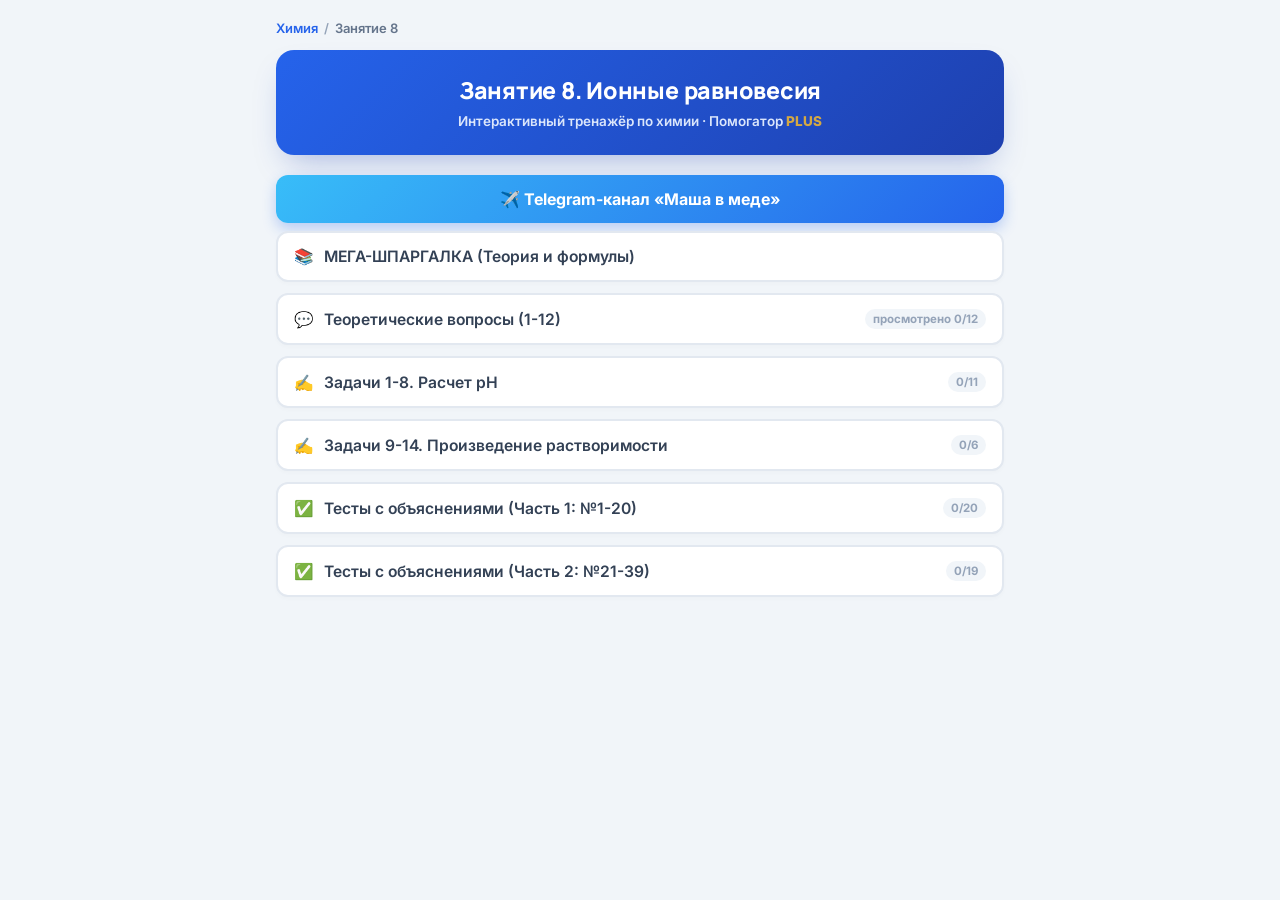
<file: lesson-8.html>
<!DOCTYPE html>
<html lang="ru">
<head>
<meta charset="UTF-8" />
<meta name="viewport" content="width=device-width, initial-scale=1.0" />
<title>Занятие 8. Ионные равновесия · Химия · Pomogator.med</title>
<link rel="preconnect" href="https://fonts.googleapis.com">
<link href="https://fonts.googleapis.com/css2?family=Manrope:wght@700;800&family=Inter:wght@400;500;600;700&display=swap" rel="stylesheet">
<link rel="stylesheet" href="style.css">
<style>
  /* === Защита от копирования / выделения === */
  html, body {
    -webkit-user-select: none;
    -moz-user-select: none;
    -ms-user-select: none;
    user-select: none;
    -webkit-touch-callout: none;
    -webkit-tap-highlight-color: transparent;
  }
  input, textarea, [contenteditable="true"] {
    -webkit-user-select: text !important;
    -moz-user-select: text !important;
    -ms-user-select: text !important;
    user-select: text !important;
  }
  img, a { -webkit-user-drag: none; user-drag: none; }
  ::selection { background: transparent; }
  ::-moz-selection { background: transparent; }
</style>
</head>
<body>
<div id="app">

  <div class="crumb">
    <a href="index.html">Химия</a><span class="sep">/</span><span>Занятие 8</span>
  </div>

  <div class="header">
    <h1 id="lessonTitle">Занятие 8. Ионные равновесия</h1>
    <div class="subtitle">Интерактивный тренажёр по химии · Помогатор <span class="plus">PLUS</span></div>
  </div>

  <div id="menu" class="view active">
    <a href="https://t.me/pomogator_pimu" target="_blank" class="tg-btn">✈️ Telegram-канал «Маша в меде»</a>

    <div class="menu-grid" id="menuGrid"></div>

    <button class="btn" id="mistakesBtn" style="display:none; margin-top:4px; border-color:#fca5a5;" onclick="show('mistakes')">
      <span class="btn-label"><span>🔁</span><span>Повторить ошибки</span></span>
      <span class="btn-progress has-errors"></span>
    </button>
  </div>

  <div id="content" class="view">
    <button class="btn btn-back" onclick="show('menu')">⬅ Вернуться в меню занятия</button>
    <div id="content-body"></div>
  </div>

</div>

<!-- ============================================================
     ЗАЩИТА ОТ КОПИРОВАНИЯ / СКАЧИВАНИЯ / DEVTOOLS
     ============================================================ -->
<script>
(function protect() {
  'use strict';

  function isEditable(el) {
    if (!el) return false;
    const tag = (el.tagName || '').toLowerCase();
    return tag === 'input' || tag === 'textarea' || el.isContentEditable;
  }

  // 1. ПКМ
  document.addEventListener('contextmenu', e => { e.preventDefault(); return false; });

  // 2. Drag & drop
  document.addEventListener('dragstart', e => { e.preventDefault(); return false; });
  document.addEventListener('drop',      e => { e.preventDefault(); return false; });

  // 3. Копирование / вырезание / вставка
  ['copy', 'cut', 'paste'].forEach(evt => {
    document.addEventListener(evt, e => {
      if (!isEditable(e.target)) { e.preventDefault(); return false; }
    });
  });

  // 4. Выделение мышью вне полей ввода
  document.addEventListener('selectstart', e => {
    if (!isEditable(e.target)) { e.preventDefault(); return false; }
  });

  // 5. Горячие клавиши
  document.addEventListener('keydown', e => {
    const k = (e.key || '').toLowerCase();
    const ctrl = e.ctrlKey || e.metaKey;

    // Ctrl/Cmd + C, X, V, A — только в полях ввода
    if (ctrl && ['c', 'x', 'v', 'a'].includes(k)) {
      if (isEditable(e.target)) return;
      e.preventDefault(); return false;
    }
    // Ctrl/Cmd + S, U, P
    if (ctrl && ['s', 'u', 'p'].includes(k)) { e.preventDefault(); return false; }
    // Ctrl/Cmd + Shift + I / J / C — DevTools
    if (ctrl && e.shiftKey && ['i', 'j', 'c'].includes(k)) { e.preventDefault(); return false; }
    // F12
    if (k === 'f12') { e.preventDefault(); return false; }
  });

  // 6. Правая кнопка мыши
  document.addEventListener('mousedown', e => {
    if (e.button === 2) e.preventDefault();
  });

  // 7. Подмена содержимого буфера при копировании
  document.addEventListener('copy', e => {
    if (isEditable(e.target)) return;
    try {
      e.clipboardData.setData('text/plain', 'Копирование запрещено · Pomogator.med');
      e.preventDefault();
    } catch (err) {}
  });

  // 8. Простейшая детекция DevTools (закомментировано — включите при необходимости)
  /*
  setInterval(() => {
    const wDiff = window.outerWidth  - window.innerWidth  > 160;
    const hDiff = window.outerHeight - window.innerHeight > 160;
    if (wDiff || hDiff) {
      document.body.innerHTML =
        '<div style="padding:40px;font:600 18px Inter,sans-serif;text-align:center">' +
        'DevTools обнаружены. Закройте их, чтобы продолжить.<\/div>';
    }
  }, 1000);
  */
})();
</script>

<script>
const LESSON = {
  id: "lesson-8",
  number: 8,
  title: "Занятие 8. Ионные равновесия",
  menu: [{"key":"cheat","type":"cheat","icon":"📚","label":"МЕГА-ШПАРГАЛКА (Теория и формулы)"},{"key":"questions","type":"questions","icon":"💬","label":"Теоретические вопросы (1-12)"},{"key":"tasks1","type":"tasks","icon":"✍️","label":"Задачи 1-8. Расчет рН"},{"key":"tasks2","type":"tasks","icon":"✍️","label":"Задачи 9-14. Произведение растворимости"},{"key":"tests1","type":"tests","icon":"✅","label":"Тесты с объяснениями (Часть 1: №1-20)"},{"key":"tests2","type":"tests","icon":"✅","label":"Тесты с объяснениями (Часть 2: №21-39)"}]
};
const data = {"cheat":"\n<div class=\"content-box cheat-sheet\" style=\"border-left:none; padding: 0;\">\n    <div style=\"text-align:center; background: linear-gradient(135deg, #4f46e5 0%, #312e81 100%); color: white; padding: 15px; border-radius: 12px 12px 0 0;\">\n        <h2 style=\"margin:0; font-size:1.4rem; letter-spacing: 0.5px;\">🌟 МЕГА-ШПАРГАЛКА: ТЕМА 8 (Идеальная)</h2>\n        <div style=\"font-size:1.05rem; opacity: 0.9; margin-top: 5px;\">Ионные равновесия, расчет рН и осадки</div>\n    </div>\n\n    <!-- ТЕОРИИ КИСЛОТ И ОСНОВАНИЙ -->\n    <div style=\"background: #f8fafc; padding: 20px; border-radius: 0 0 12px 12px; margin-bottom: 20px; border: 2px solid #4f46e5; border-top: none;\">\n        <strong style=\"color:#312e81; font-size:1.2rem;\">⚖️ 1. Три теории кислот и оснований</strong><br>\n        <p style=\"margin-top: 10px; margin-bottom: 10px;\">Исторически химики по-разному определяли, что такое кислота и основание. Вам нужно знать три главные теории.</p>\n        <div style=\"overflow-x: auto;\">\n            <table class=\"styled-table\" style=\"width: 100%; border-collapse: collapse; background: white;\">\n                <tr style=\"background: #e0e7ff;\">\n                    <th style=\"padding: 10px; border: 1px solid #cbd5e1; width: 20%;\">Теория</th>\n                    <th style=\"padding: 10px; border: 1px solid #cbd5e1; width: 40%;\">Что такое КИСЛОТА?</th>\n                    <th style=\"padding: 10px; border: 1px solid #cbd5e1; width: 40%;\">Что такое ОСНОВАНИЕ?</th>\n                </tr>\n                <tr>\n                    <td style=\"padding: 10px; border: 1px solid #cbd5e1; font-weight: bold; text-align: center;\">Аррениуса<br><span style=\"font-size: 0.85rem; font-weight: normal; color: #475569;\">(классическая)</span></td>\n                    <td style=\"padding: 10px; border: 1px solid #cbd5e1; text-align: left;\">Вещество, которое при диссоциации дает <b>только катионы H<sup>+</sup></b>.<br><i>Пример: HCl &rarr; H<sup>+</sup> + Cl<sup>&ndash;</sup></i></td>\n                    <td style=\"padding: 10px; border: 1px solid #cbd5e1; text-align: left;\">Вещество, которое при диссоциации дает <b>только анионы OH<sup>&ndash;</sup></b>.<br><i>Пример: NaOH &rarr; Na<sup>+</sup> + OH<sup>&ndash;</sup></i></td>\n                </tr>\n                <tr>\n                    <td style=\"padding: 10px; border: 1px solid #cbd5e1; font-weight: bold; text-align: center;\">Брёнстеда-Лоури<br><span style=\"font-size: 0.85rem; font-weight: normal; color: #475569;\">(протолитическая)</span></td>\n                    <td style=\"padding: 10px; border: 1px solid #cbd5e1; text-align: left;\"><b>Донор протона</b> — частица, способная отдать протон H<sup>+</sup>. Ими могут быть молекулы, катионы или анионы.<br><i>Примеры: HCl, NH<sub>4</sub><sup>+</sup>, HSO<sub>4</sub><sup>&ndash;</sup>.</i></td>\n                    <td style=\"padding: 10px; border: 1px solid #cbd5e1; text-align: left;\"><b>Акцептор протона</b> — частица, способная присоединить к себе протон H<sup>+</sup>.<br><i>Примеры: NH<sub>3</sub>, OH<sup>&ndash;</sup>, CO<sub>3</sub><sup>2&ndash;</sup>.</i></td>\n                </tr>\n                <tr>\n                    <td style=\"padding: 10px; border: 1px solid #cbd5e1; font-weight: bold; text-align: center;\">Льюиса<br><span style=\"font-size: 0.85rem; font-weight: normal; color: #475569;\">(электронная)</span></td>\n                    <td style=\"padding: 10px; border: 1px solid #cbd5e1; text-align: left;\"><b>Акцептор электронной пары</b> — имеет пустую орбиталь, чтобы принять чужие электроны.<br><i>Примеры: AlCl<sub>3</sub>, BF<sub>3</sub>, ионы металлов (Cu<sup>2+</sup>).</i></td>\n                    <td style=\"padding: 10px; border: 1px solid #cbd5e1; text-align: left;\"><b>Донор электронной пары</b> — имеет неподеленную пару электронов, которой может поделиться.<br><i>Примеры: NH<sub>3</sub>, OH<sup>&ndash;</sup>.</i></td>\n                </tr>\n            </table>\n        </div>\n    </div>\n\n    <!-- ЧТО ТАКОЕ рН -->\n    <div style=\"background: #fffbeb; padding: 20px; border-radius: 12px; margin-bottom: 20px; border-left: 5px solid #d97706; box-shadow: 0 2px 4px rgba(0,0,0,0.05);\">\n        <strong style=\"color:#b45309; font-size:1.2rem;\">🌡️ 2. Водородный показатель (рН)</strong><br>\n        <p style=\"line-height: 1.6; margin-top: 10px; margin-bottom: 10px;\">\n            <b>рН</b> — это отрицательный десятичный логарифм концентрации протонов водорода:<br>\n            <span style=\"font-family: monospace; font-size: 1.15rem; font-weight: bold; color: #b45309; background: #fde68a; padding: 2px 6px; border-radius: 4px; display: inline-block; margin-top: 5px;\">pH = &ndash;lg[H<sup>+</sup>]</span> &nbsp;и&nbsp;\n            <span style=\"font-family: monospace; font-size: 1.15rem; font-weight: bold; color: #b45309; background: #fde68a; padding: 2px 6px; border-radius: 4px; display: inline-block; margin-top: 5px;\">pOH = &ndash;lg[OH<sup>&ndash;</sup>]</span><br>\n            Главное правило для водного раствора при 25&deg;C: <span style=\"font-weight: bold; color: #dc2626; font-size: 1.1rem;\">рН + рОН = 14</span>.\n        </p>\n        \n        <table class=\"styled-table\" style=\"width: 100%; border-collapse: collapse; background: white;\">\n            <tr>\n                <td style=\"padding: 10px; border: 1px solid #cbd5e1; text-align: center; background: #fee2e2;\"><b>Кислая среда</b></td>\n                <td style=\"padding: 10px; border: 1px solid #cbd5e1; text-align: center; background: #f8fafc;\"><b>Нейтральная среда</b></td>\n                <td style=\"padding: 10px; border: 1px solid #cbd5e1; text-align: center; background: #d1fae5;\"><b>Щелочная среда</b></td>\n            </tr>\n            <tr>\n                <td style=\"padding: 10px; border: 1px solid #cbd5e1; text-align: center; font-weight: bold; color: #dc2626; font-size: 1.1rem;\">pH &lt; 7</td>\n                <td style=\"padding: 10px; border: 1px solid #cbd5e1; text-align: center; font-weight: bold; color: #64748b; font-size: 1.1rem;\">pH = 7</td>\n                <td style=\"padding: 10px; border: 1px solid #cbd5e1; text-align: center; font-weight: bold; color: #059669; font-size: 1.1rem;\">pH &gt; 7</td>\n            </tr>\n        </table>\n    </div>\n\n    <!-- КАК СЧИТАТЬ рН -->\n    <div style=\"background: #e0f2fe; padding: 20px; border-radius: 12px; margin-bottom: 20px; border-left: 5px solid #0284c7; box-shadow: 0 2px 4px rgba(0,0,0,0.05);\">\n        <strong style=\"color:#0369a1; font-size:1.2rem;\">🧮 3. Как правильно считать рН в задачах?</strong><br>\n        <p style=\"margin-top: 5px; color: #1e293b; line-height: 1.6;\">Методичка ПИМУ требует применять два абсолютно разных подхода в зависимости от силы электролита.</p>\n\n        <div style=\"background: white; padding: 15px; border-radius: 8px; border: 2px solid #bae6fd; margin-bottom: 15px;\">\n            <strong style=\"color: #0284c7; font-size: 1.1rem;\">А) СИЛЬНЫЕ электролиты (Алгоритм с активностью)</strong><br>\n            <p style=\"font-size: 0.95rem; margin-top: 5px; margin-bottom: 5px;\"><i>Сильные кислоты (HCl, HNO<sub>3</sub>) и щелочи (NaOH, KOH) диссоциируют полностью, но ионы мешают друг другу. Поэтому в задачах требуют считать рН через «кажущуюся» концентрацию — активность.</i></p>\n            <ol style=\"margin-top: 5px; padding-left: 20px; line-height: 1.6;\">\n                <li>Рассчитайте ионную силу: <b>I = 0,5 &middot; &Sigma; (C<sub>i</sub> &middot; z<sub>i</sub><sup>2</sup>)</b> (z - заряд иона)</li>\n                <li>Найдите коэффициент активности: <b>lg f = &ndash;0,5 &middot; z<sup>2</sup> &middot; &radic;I</b></li>\n                <li>Найдите активность ионов: <b>a = f &middot; C</b></li>\n                <li>Посчитайте показатель: <b>pH = &ndash;lg(a<sub>H+</sub>)</b> (или pOH = &ndash;lg(a<sub>OH-</sub>), а затем pH = 14 - pOH).</li>\n            </ol>\n        </div>\n\n        <div style=\"background: white; padding: 15px; border-radius: 8px; border: 2px dashed #bae6fd;\">\n            <strong style=\"color: #0284c7; font-size: 1.1rem;\">Б) СЛАБЫЕ электролиты (Готовые формулы)</strong><br>\n            <p style=\"font-size: 0.95rem; margin-top: 5px; margin-bottom: 10px;\"><i>Слабые кислоты (уксусная) и основания (аммиак) диссоциируют плохо. Для них в методичке используются готовые свернутые формулы.</i></p>\n            <p style=\"margin: 0 0 5px 0;\">Для слабой <b>КИСЛОТЫ</b> (нужен pK<sub>a</sub>):</p>\n            <div style=\"background: #f0f9ff; padding: 8px; border-radius: 6px; font-family: monospace; font-size: 1.15rem; font-weight: bold; color: #0369a1; text-align: center; margin-bottom: 10px;\">\n                pH = &frac12; (pK<sub>a</sub> &ndash; lg C)\n            </div>\n            <p style=\"margin: 0 0 5px 0;\">Для слабого <b>ОСНОВАНИЯ</b> (нужен pK<sub>b</sub>):</p>\n            <div style=\"background: #f0f9ff; padding: 8px; border-radius: 6px; font-family: monospace; font-size: 1.15rem; font-weight: bold; color: #0369a1; text-align: center;\">\n                pH = 14 &ndash; &frac12; (pK<sub>b</sub> &ndash; lg C)\n            </div>\n        </div>\n    </div>\n\n    <!-- ПРОИЗВЕДЕНИЕ РАСТВОРИМОСТИ -->\n    <div style=\"background: #f0fdf4; padding: 20px; border-radius: 12px; border-left: 5px solid #10b981; box-shadow: 0 2px 4px rgba(0,0,0,0.05);\">\n        <strong style=\"color:#047857; font-size:1.2rem;\">💎 4. Гетерогенные равновесия (Осадки и K<sub>s</sub>)</strong><br>\n        <p style=\"margin-top: 10px; margin-bottom: 15px; line-height: 1.6;\">В насыщенном растворе малорастворимой соли устанавливается динамическое равновесие между нерастворенным твердым осадком и плавающими ионами.</p>\n        \n        <div style=\"background: white; padding: 15px; border-radius: 8px; border: 1px solid #6ee7b7; margin-bottom: 15px; text-align: center;\">\n            <div style=\"color: #047857; font-size: 0.95rem; margin-bottom: 5px; text-transform: uppercase;\"><b>Уравнение химической реакции:</b></div>\n            <span style=\"font-family: monospace; font-size: 1.2rem; color: #1e293b;\">A<sub>m</sub>B<sub>n</sub> <sub style=\"color:#64748b;\">(тв)</sub> &harr; m A<sup>n+</sup> <sub style=\"color:#64748b;\">(р-р)</sub> + n B<sup>m&ndash;</sup> <sub style=\"color:#64748b;\">(р-р)</sub></span>\n        </div>\n\n        <div style=\"background: #ecfdf5; padding: 15px; border-radius: 8px; border: 2px dashed #10b981; text-align: center;\">\n            <div style=\"color: #047857; font-size: 0.95rem; margin-bottom: 5px; text-transform: uppercase;\"><b>Формула константы растворимости (K<sub>s</sub>):</b></div>\n            <span style=\"font-family: monospace; font-size: 1.3rem; font-weight: bold; color: #047857;\">K<sub>s</sub> = [A<sup>n+</sup>]<sup>m</sup> &middot; [B<sup>m&ndash;</sup>]<sup>n</sup></span>\n            <div style=\"font-size: 0.85rem; color: #047857; margin-top: 5px;\"><i>(Раньше эту величину называли ПР — произведение растворимости)</i></div>\n        </div>\n\n        <ul style=\"margin-top:15px; margin-bottom:0; padding-left: 20px; line-height: 1.6;\">\n            <li><b>Условие выпадения осадка:</b> Если перемножить реальные концентрации ионов в растворе (возведенные в степени) и полученное число окажется <b>БОЛЬШЕ</b>, чем табличное значение K<sub>s</sub>, осадок выпадет!</li>\n        </ul>\n    </div>\n</div>\n    ","questions":[{"q":"1. Может ли вода иметь рН = 6,5 и быть нейтральной?","a":"<b>Да, может.</b><br>Нейтральность среды определяется равенством концентраций [H<sup>+</sup>] = [OH<sup>-</sup>], а не жесткой привязкой к цифре 7. Диссоциация воды — процесс эндотермический. При нагревании (например, до 60°C) диссоциация усиливается, ионное произведение воды (K<sub>w</sub>) становится больше 10<sup>-14</sup>. В результате концентрации [H<sup>+</sup>] и [OH<sup>-</sup>] возрастают одинаково, и нейтральный pH смещается в кислую зону (становится меньше 7)."},{"q":"2. Может ли водный раствор NaСl иметь рН = 6,8 и быть нейтральным?","a":"<b>Да, может.</b><br>Аналогично чистой воде, при повышении температуры ионное произведение воды возрастает. Так как NaCl образован сильным основанием и сильной кислотой, он не подвергается гидролизу и не меняет баланс ионов H<sup>+</sup> и OH<sup>-</sup>. При температуре выше 25°C нейтральная точка смещается ниже 7,0."},{"q":"3. Как изменится рН чистой воды при нагревании до 60°С?","a":"<b>рН уменьшится.</b><br>При нагревании равновесие диссоциации воды (H<sub>2</sub>O &harr; H<sup>+</sup> + OH<sup>-</sup> - Q) смещается вправо (по принципу Ле Шателье), так как реакция эндотермическая. Концентрация протонов [H<sup>+</sup>] возрастает, а значит водородный показатель (рН = -lg[H<sup>+</sup>]) уменьшается. Однако вода остается нейтральной, так как [OH<sup>-</sup>] возрастает на такую же величину."},{"q":"4. Дайте определение понятиям «сопряженная кислота» и «сопряженное основание». Приведите примеры.","a":"По теории Брёнстеда-Лоури:<br>• <b>Сопряженная кислота</b> — это частица, которая образуется после того, как основание присоединит протон (H<sup>+</sup>).<br>• <b>Сопряженное основание</b> — это частица, которая остается после того, как кислота отдаст протон.<br><i>Пример:</i> В реакции NH<sub>3</sub> + H<sub>2</sub>O &harr; NH<sub>4</sub><sup>+</sup> + OH<sup>-</sup>.<br>Аммиак (NH<sub>3</sub>) — основание, ион аммония (NH<sub>4</sub><sup>+</sup>) — его сопряженная кислота. Вода (H<sub>2</sub>O) — кислота, гидроксид-ион (OH<sup>-</sup>) — ее сопряженное основание."},{"q":"5. Сравните рН среды в 0,05 М растворах аммиака и хлорида аммония.","a":"<b>рН аммиака &gt; рН хлорида аммония.</b><br>Водный раствор аммиака (NH<sub>3</sub>&middot;H<sub>2</sub>O) — это слабое основание, среда щелочная (рН &gt; 7).<br>Хлорид аммония (NH<sub>4</sub>Cl) — соль, образованная слабым основанием и сильной кислотой. Подвергается гидролизу по катиону: NH<sub>4</sub><sup>+</sup> + H<sub>2</sub>O &harr; NH<sub>3</sub> + H<sub>3</sub>O<sup>+</sup>. Среда кислая (рН &lt; 7)."},{"q":"6. Как изменится рКа и рН раствора уксусной кислоты при добавлении к нему ацетата натрия?","a":"<b>рН увеличится, рК<sub>a</sub> не изменится.</b><br>Ацетат натрия (CH<sub>3</sub>COONa) диссоциирует на ионы CH<sub>3</sub>COO<sup>-</sup> (одноименный ион). По принципу Ле Шателье избыток ацетат-ионов подавляет диссоциацию слабой уксусной кислоты (смещает равновесие влево). Концентрация H<sup>+</sup> падает, следовательно, <b>рН растет</b>.<br>Константа кислотности (pK<sub>a</sub>) — термодинамическая величина, зависящая <b>только от температуры</b> и природы вещества, поэтому она не изменится."},{"q":"7. Как изменится рКа и рН водного раствора бензойной кислоты при добавлении бензоата натрия?","a":"<b>рН увеличится, рК<sub>a</sub> не изменится.</b><br>Объяснение абсолютно аналогично предыдущему вопросу. Добавление соли с одноименным анионом (бензоат-ионом) подавляет диссоциацию бензойной кислоты. [H<sup>+</sup>] снижается, рН возрастает. Константа pK<sub>a</sub> остается постоянной."},{"q":"8. Как изменится рКb и рН в растворе NH3, если к нему добавить небольшое количество NН4Сl?","a":"<b>рН уменьшится, рК<sub>b</sub> не изменится.</b><br>Хлорид аммония диссоциирует с образованием ионов NH<sub>4</sub><sup>+</sup>. Избыток этих ионов подавляет диссоциацию гидрата аммиака (NH<sub>3</sub> + H<sub>2</sub>O &harr; NH<sub>4</sub><sup>+</sup> + OH<sup>-</sup>). Концентрация гидроксид-ионов [OH<sup>-</sup>] падает, следовательно, pOH растет, а <b>рН падает</b>. Константа основности (pK<sub>b</sub>) не меняется, так как зависит только от температуры."},{"q":"9. Сравните активную концентрацию ионов Cu2+ в 0,01 М растворах CuCl2 и CuSO4.","a":"<b>Активность ионов Cu<sup>2+</sup> выше в растворе CuCl<sub>2</sub>.</b><br>Активность зависит от ионной силы раствора (I). Чем выше заряд ионов, тем больше ионная сила и тем сильнее они «тормозят» друг друга (коэффициент активности f падает).<br>В CuCl<sub>2</sub> ионы имеют заряды +2 и -1.<br>В CuSO<sub>4</sub> ионы имеют заряды +2 и -2 (ионная сила значительно выше). Следовательно, в сульфате меди коэффициент активности f будет меньше, а значит, и активная концентрация (a = f&middot;C) будет ниже."},{"q":"10. Определите, где выше активность ионов SO4(2-): в 0,05 М растворе сульфата аммония или в 0,05 М растворе сульфата меди.","a":"<b>Активность выше в растворе (NH<sub>4</sub>)<sub>2</sub>SO<sub>4</sub>.</b><br>Аналогично предыдущему вопросу, ионная сила (I) зависит от квадратов зарядов ионов. <br>В (NH<sub>4</sub>)<sub>2</sub>SO<sub>4</sub> катионы имеют заряд +1.<br>В CuSO<sub>4</sub> катионы имеют заряд +2.<br>Ионная сила в растворе сульфата меди выше, коэффициент активности f ниже, значит активная концентрация ионов SO<sub>4</sub><sup>2-</sup> там меньше."},{"q":"11. Как изменится Ks(СаСО3) при разбавлении насыщенного раствора в 100 раз?","a":"<b>Никак не изменится.</b><br>Константа растворимости (K<sub>s</sub> или ПР) — это термодинамическая константа равновесия гетерогенного процесса. Она зависит <b>только от природы вещества и температуры</b>, но совершенно не зависит от концентрации ионов в растворе или степени его разбавления."},{"q":"12. Как повлияет на состояние равновесия насыщенного раствора АgСl (Ks = 1,8·10-10) добавление NaСl? Как изменится величина Ks?","a":"<b>Равновесие сместится влево (в сторону осадка), K<sub>s</sub> не изменится.</b><br>Добавление NaCl вводит в раствор одноименный ион (Cl<sup>-</sup>). По принципу Ле Шателье равновесие (AgCl<sub>(тв)</sub> &harr; Ag<sup>+</sup> + Cl<sup>-</sup>) смещается в сторону твердой фазы — растворимость соли резко падает, часть ионов Ag<sup>+</sup> выпадает в осадок. Величина K<sub>s</sub> при этом остается постоянной."}],"tasks1":[{"title":"Задача 1. рН сильных кислот","desc":"Вычислить рН двух растворов сильной кислоты, если концентрации ионов водорода [H<sup>+</sup>] в них соответственно равны 10<sup>-4</sup> и 10<sup>-6</sup> моль/л.","steps":[{"q":"Укажите рН первого раствора (где [H+] = 10^-4).","a":4,"sol":"<b>Объяснение:</b><br>Водородный показатель рассчитывается по формуле: рН = -lg[H<sup>+</sup>].<br>Для первого раствора: рН = -lg(10<sup>-4</sup>) = <b>4</b>."},{"q":"Укажите рН второго раствора (где [H+] = 10^-6).","a":6,"sol":"<b>Объяснение:</b><br>Аналогично: рН = -lg(10<sup>-6</sup>) = <b>6</b>."}]},{"title":"Задача 2. рН сильных оснований","desc":"Вычислить рН двух растворов, если концентрации гидроксид-ионов [OH<sup>-</sup>] в них соответственно равны 10<sup>-4</sup> и 10<sup>-6</sup> моль/л.","steps":[{"q":"Укажите рН первого раствора (где [OH-] = 10^-4).","a":10,"sol":"<b>Объяснение:</b><br>Сначала найдем рОН: рОН = -lg[OH<sup>-</sup>] = -lg(10<sup>-4</sup>) = 4.<br>Так как рН + рОН = 14, то рН = 14 - 4 = <b>10</b>."},{"q":"Укажите рН второго раствора (где [OH-] = 10^-6).","a":8,"sol":"<b>Объяснение:</b><br>рОН = -lg(10<sup>-6</sup>) = 6.<br>рН = 14 - 6 = <b>8</b>."}]},{"title":"Задача 3. Желудочный сок","desc":"В нормальном желудочном соке содержание хлороводородной кислоты (HCl, М=36,5 г/моль) колеблется в пределах 0,4-0,5%. Плотность этих растворов считать равной 1 г/мл. Взаимодействием ионов пренебречь.","steps":[{"q":"Рассчитайте верхний предел рН (соответствует наименьшей концентрации кислоты 0,4%). Округлите до сотых.","a":0.96,"sol":"<b>Объяснение:</b><br>1) Массовая доля 0,4% означает, что в 100 г раствора содержится 0,4 г HCl.<br>2) Объем 100 г раствора при плотности 1 г/мл равен 100 мл = 0,1 л.<br>3) Молярность: С = m / (M &middot; V) = 0,4 / (36,5 &middot; 0,1) = 0,1096 моль/л.<br>4) HCl — сильная одноосновная кислота, [H<sup>+</sup>] = C = 0,1096 моль/л.<br>5) рН = -lg(0,1096) &approx; <b>0,96</b>."},{"q":"Рассчитайте нижний предел рН (соответствует наибольшей концентрации кислоты 0,5%). Округлите до сотых.","a":0.86,"sol":"<b>Объяснение:</b><br>Аналогично: С = 0,5 / (36,5 &middot; 0,1) = 0,137 моль/л.<br>рН = -lg(0,137) &approx; <b>0,86</b>. (Пределы рН в желудке от 0,86 до 0,96)."}]},{"title":"Задача 4. рН слабых кислот (Сравнение)","desc":"Имеются растворы уксусной кислоты (СН<sub>3</sub>СООН, pK<sub>a</sub> = 4,76) и муравьиной кислоты (НСООН, pK<sub>a</sub> = 2,80) с одинаковыми молярными концентрациями.","steps":[{"q":"Укажите pKa более сильной кислоты из этих двух.","a":2.8,"sol":"<b>Объяснение:</b><br>Чем меньше значение pK<sub>a</sub>, тем больше константа диссоциации (K<sub>a</sub>), и тем <b>сильнее кислота</b>. Следовательно, муравьиная кислота (pK<sub>a</sub> = 2.80) сильнее."},{"q":"Какая кислота создаст бОльшее значение рН (т.е. менее кислую среду) при равных концентрациях? (Введите pKa этой кислоты)","a":4.76,"sol":"<b>Объяснение:</b><br>Более слабая кислота (уксусная, pK<sub>a</sub> = 4,76) диссоциирует в меньшей степени. В ее растворе будет меньше ионов водорода [H<sup>+</sup>]. Чем меньше протонов, тем <b>выше значение рН</b>."}]},{"title":"Задача 5. Расчет рН муравьиной кислоты","desc":"Рассчитайте значение рН 0,02 М раствора муравьиной кислоты, если константа диссоциации K<sub>a</sub> = 1,78 &middot; 10<sup>-4</sup>.","steps":[{"q":"Введите значение рН. Округлите до сотых.","a":2.72,"sol":"<b>Объяснение:</b><br>Для слабой кислоты [H<sup>+</sup>] = &radic;(K<sub>a</sub> &middot; C).<br>[H<sup>+</sup>] = &radic;(1,78&middot;10<sup>-4</sup> &middot; 0,02) = &radic;(3,56&middot;10<sup>-6</sup>) &approx; 1,887 &middot; 10<sup>-3</sup> моль/л.<br>рН = -lg(1,887 &middot; 10<sup>-3</sup>) = 3 - lg(1,887) = 3 - 0,276 &approx; <b>2,72</b>."}]},{"title":"Задача 6. Расчет рН аммиака (слабое основание)","desc":"Рассчитать значение рН 0,01 М раствора аммиака NH<sub>3</sub>. Константа диссоциации K<sub>b</sub> = 1,76 &middot; 10<sup>-5</sup>.","steps":[{"q":"Введите значение рН. Округлите до сотых.","a":11.62,"sol":"<b>Объяснение:</b><br>Аммиак — слабое основание. Сначала найдем [OH<sup>-</sup>] = &radic;(K<sub>b</sub> &middot; C).<br>[OH<sup>-</sup>] = &radic;(1,76&middot;10<sup>-5</sup> &middot; 0,01) = &radic;(1,76&middot;10<sup>-7</sup>) = &radic;(17,6&middot;10<sup>-8</sup>) &approx; 4,195 &middot; 10<sup>-4</sup> моль/л.<br>рОН = -lg(4,195 &middot; 10<sup>-4</sup>) = 4 - 0,623 = 3,377.<br>рН = 14 - 3,377 = <b>11,62</b>."}]},{"title":"Задача 7. Расчет рН анилина","desc":"Рассчитать рН 0,02 М раствора анилина C<sub>6</sub>H<sub>5</sub>NH<sub>2</sub> (это очень слабое основание). K<sub>b</sub> = 4,27 &middot; 10<sup>-10</sup>.","steps":[{"q":"Введите значение рН. Округлите до сотых.","a":8.47,"sol":"<b>Объяснение:</b><br>1) [OH<sup>-</sup>] = &radic;(K<sub>b</sub> &middot; C) = &radic;(4,27&middot;10<sup>-10</sup> &middot; 0,02) = &radic;(8,54&middot;10<sup>-12</sup>) &approx; 2,92 &middot; 10<sup>-6</sup> моль/л.<br>2) рОН = -lg(2,92 &middot; 10<sup>-6</sup>) = 6 - 0,466 = 5,53.<br>3) рН = 14 - 5,53 = <b>8,47</b>."}]}],"tasks2":[{"title":"Задача 8. Очередность выпадения осадков","desc":"В раствор с равными концентрациями ионов магния, бария и кальция постепенно вводят фосфат-ионы. Даны константы растворимости (K<sub>s</sub>): <br>Mg<sub>3</sub>(PO<sub>4</sub>)<sub>2</sub> = 2&middot;10<sup>-13</sup><br>Ba<sub>3</sub>(PO<sub>4</sub>)<sub>2</sub> = 6&middot;10<sup>-39</sup><br>Ca<sub>3</sub>(PO<sub>4</sub>)<sub>2</sub> = 2&middot;10<sup>-29</sup>.","steps":[{"q":"Укажите степень числа 10 (отрицательную) для K<sub>s</sub> соли, которая выпадет в осадок ПЕРВОЙ.","a":-39,"sol":"<b>Объяснение:</b><br>При одинаковом типе солей (в данном случае все соли типа M<sub>3</sub>(PO<sub>4</sub>)<sub>2</sub>) первой выпадает в осадок та соль, у которой значение константы растворимости (K<sub>s</sub>) <b>наименьшее</b>.<br>Наименьшее значение K<sub>s</sub> у фосфата бария (10<sup>-39</sup>), он выпадет первым. Затем фосфат кальция, и последним фосфат магния."}]},{"title":"Задача 9. Оксалаты (камни в почках)","desc":"В раствор с равными концентрациями ионов бария, магния и кальция вводят оксалат-ионы. <br>K<sub>s</sub>(BaC<sub>2</sub>O<sub>4</sub>) = 5&middot;10<sup>-9</sup><br>K<sub>s</sub>(MgC<sub>2</sub>O<sub>4</sub>) = 3&middot;10<sup>-7</sup><br>K<sub>s</sub>(CaC<sub>2</sub>O<sub>4</sub>) = 3&middot;10<sup>-11</sup>.","steps":[{"q":"Укажите степень числа 10 (отрицательную) для K<sub>s</sub> соли, которая выпадет в осадок ПЕРВОЙ.","a":-11,"sol":"<b>Объяснение:</b><br>Аналогично: все соли относятся к типу M<sup>2+</sup>A<sup>2-</sup>. Наименьшее значение K<sub>s</sub> у оксалата кальция (3&middot;10<sup>-11</sup>). Именно он первым выпадает в осадок (это основная причина образования камней в почках)."}]},{"title":"Задача 10. Сравнение растворимости сульфатов","desc":"Известно, что K<sub>s</sub>(CaSO<sub>4</sub>) = 4&middot;10<sup>-5</sup>, а K<sub>s</sub>(PbSO<sub>4</sub>) = 2&middot;10<sup>-8</sup>. Соли бинарные (распадаются на 2 иона).","steps":[{"q":"Во сколько раз растворимость (моль/л) CaSO4 больше растворимости PbSO4? Округлите до целых.","a":45,"sol":"<b>Объяснение:</b><br>Для бинарной соли K<sub>s</sub> = S<sup>2</sup>, откуда растворимость S = &radic;K<sub>s</sub>.<br>S(CaSO<sub>4</sub>) = &radic;(4&middot;10<sup>-5</sup>) = &radic;(40&middot;10<sup>-6</sup>) &approx; 6,32&middot;10<sup>-3</sup> моль/л.<br>S(PbSO<sub>4</sub>) = &radic;(2&middot;10<sup>-8</sup>) = 1,41&middot;10<sup>-4</sup> моль/л.<br>Отношение: 6,32&middot;10<sup>-3</sup> / 1,41&middot;10<sup>-4</sup> &approx; <b>44,7</b> (округляем до 45)."}]},{"title":"Задача 11. Влияние одноименного иона на растворимость","desc":"Оксалат кальция (K<sub>s</sub> = 2&middot;10<sup>-9</sup>) растворяют сначала в чистой воде, а затем в 0,01 М (10<sup>-2</sup> М) растворе хлорида кальция CaCl<sub>2</sub>.","steps":[{"q":"Во сколько раз растворимость оксалата кальция в воде превышает его растворимость в растворе соли? Округлите до целых.","a":224,"sol":"<b>Объяснение:</b><br>1) В чистой воде: S<sub>1</sub> = &radic;K<sub>s</sub> = &radic;(2&middot;10<sup>-9</sup>) = &radic;(20&middot;10<sup>-10</sup>) &approx; 4,47&middot;10<sup>-5</sup> моль/л.<br>2) В 0,01 М растворе CaCl<sub>2</sub> уже есть ионы Ca<sup>2+</sup> в концентрации 0,01 М. Это подавляет растворимость.<br>K<sub>s</sub> = [Ca<sup>2+</sup>]&middot;[C<sub>2</sub>O<sub>4</sub><sup>2-</sup>] &approx; 0,01 &middot; S<sub>2</sub>.<br>Отсюда S<sub>2</sub> = 2&middot;10<sup>-9</sup> / 0,01 = 2&middot;10<sup>-7</sup> моль/л.<br>3) Отношение: S<sub>1</sub> / S<sub>2</sub> = 4,47&middot;10<sup>-5</sup> / 2&middot;10<sup>-7</sup> = <b>223,5</b> раз (округляем до 224)."}]},{"title":"Задача 12. Подавление растворимости хлорида серебра","desc":"Вычислите растворимость AgCl (моль/л) в его насыщенном растворе, содержащем еще 0,002 моль/л NaCl. K<sub>s</sub>(AgCl) = 2&middot;10<sup>-10</sup>.","steps":[{"q":"Укажите степень числа 10 (отрицательную) для растворимости AgCl в присутствии NaCl.","a":-7,"sol":"<b>Объяснение:</b><br>В растворе присутствует избыток ионов Cl<sup>-</sup> (0,002 моль/л).<br>K<sub>s</sub> = [Ag<sup>+</sup>]&middot;[Cl<sup>-</sup>]. Так как [Cl<sup>-</sup>] &approx; 0,002, то [Ag<sup>+</sup>] = K<sub>s</sub> / 0,002.<br>S = 2&middot;10<sup>-10</sup> / 2&middot;10<sup>-3</sup> = <b>10<sup>-7</sup> моль/л</b>. В чистой воде растворимость была бы &radic;K<sub>s</sub> &approx; 1,4&middot;10<sup>-5</sup> моль/л, то есть растворимость упала в 141 раз."}]},{"title":"Задача 13. Условие выпадения осадка","desc":"Сливают РАВНЫЕ объемы 0,02 М раствора СаСl<sub>2</sub> и 0,002 М раствора Na<sub>2</sub>SO<sub>4</sub>. Выпадет ли осадок CaSO<sub>4</sub>, если K<sub>s</sub>(CaSO<sub>4</sub>) = 6&middot;10<sup>-5</sup>?","steps":[{"q":"Рассчитайте произведение концентраций ионов (в степени 10^-5) после смешения. Введите только множитель (число перед 10^-5).","a":1,"sol":"<b>Объяснение:</b><br>При смешении равных объемов общий объем увеличивается в 2 раза, поэтому концентрация каждого иона падает <b>в 2 раза</b>.<br>[Ca<sup>2+</sup>] = 0,02 / 2 = 0,01 моль/л.<br>[SO<sub>4</sub><sup>2-</sup>] = 0,002 / 2 = 0,001 моль/л.<br>Произведение концентраций: ПКИ = 0,01 &middot; 0,001 = 10<sup>-5</sup> = <b>1 &middot; 10<sup>-5</sup></b>.<br>Сравниваем с K<sub>s</sub>: 10<sup>-5</sup> &lt; 6&middot;10<sup>-5</sup>. Произведение концентраций <b>МЕНЬШЕ</b> константы растворимости, поэтому осадок <b>НЕ ВЫПАДЕТ</b>."}]}],"tests1":[{"q":"1. СОСТОЯНИЕ ОРГАНИЗМА, ПРИ КОТОРОМ рН КРОВИ СНИЖАЕТСЯ ОТНОСИТЕЛЬНО НОРМЫ, НАЗЫВАЕТСЯ:","options":["1) ацидоз;","2) алкалоз;","3) гемостаз;","4) изоосмия."],"correct":0,"explanation":"Снижение рН означает закисление среды (накопление протонов H<sup>+</sup>). В медицине такое состояние называется <b>ацидозом</b> (от лат. acidus — кислый)."},{"q":"2. СОСТОЯНИЕ ОРГАНИЗМА, ПРИ КОТОРОМ рН КРОВИ ПОВЫШАЕТСЯ ОТНОСИТЕЛЬНО НОРМЫ, НАЗЫВАЕТСЯ:","options":["1) ацидоз;","2) алкалоз;","3) гемостаз;","4) изоосмия."],"correct":1,"explanation":"Повышение рН (смещение в щелочную сторону) называется <b>алкалозом</b>."},{"q":"3. К ЛЕТАЛЬНОМУ ИСХОДУ ПРИВОДИТ ЗНАЧЕНИЕ рН:","options":["1) ниже 6,8;","2) ниже 7,36;","3) выше 8;","4) выше 7,4."],"correct":2,"explanation":"В норме рН крови человека жестко стабилизирован в пределах 7,36–7,40. Смещение ниже 6,8 или выше 7,8–8,0 смертельно. В официальных ключах ПИМУ правильным ответом считается вариант 3 (<b>выше 8</b>), однако на практике значения ниже 6,8 так же несовместимы с жизнью."},{"q":"4. СОГЛАСНО ТЕОРИИ АРРЕНИУСА КИСЛОТОЙ ЯВЛЯЕТСЯ:","options":["1) вещество, диссоциирующее с образованием в качестве катионов только ионов Н+;","2) вещество, диссоциирующее с образованием в качестве анионов только ионов ОН–;","3) вещество, способное присоединять протон;","4) вещество, способное присоединять пару электронов."],"correct":0,"explanation":"По классической теории электролитической диссоциации Аррениуса кислота — это электролит, который в водном растворе диссоциирует с образованием <b>только одного типа катионов — ионов водорода (H<sup>+</sup>)</b>."},{"q":"5. СОГЛАСНО ТЕОРИИ АРРЕНИУСА ОСНОВАНИЕМ ЯВЛЯЕТСЯ:","options":["1) вещество, диссоциирующее с образованием ионов Н+;","2) вещество, диссоциирующее с образованием в качестве анионов только ионов ОН–;","3) вещество, способное присоединять протон;","4) вещество, способное отдавать протон."],"correct":1,"explanation":"По теории Аррениуса основание отщепляет в водном растворе <b>только гидроксид-ионы (OH<sup>-</sup>)</b>."},{"q":"6. ПРОТОЛИТИЧЕСКУЮ ТЕОРИЮ КИСЛОТ И ОСНОВАНИЙ ПРЕДЛОЖИЛ:","options":["1) Бренстед и Лоури;","2) Льюис;","3) Аррениус;","4) Оствальд."],"correct":0,"explanation":"Протолитическая теория была предложена в 1923 году независимо датским физико-химиком <b>Й. Брёнстедом</b> и английским химиком <b>Т. Лоури</b>."},{"q":"7. СОГЛАСНО ПРОТОЛИТИЧЕСКОЙ ТЕОРИИ КИСЛОТОЙ ЯВЛЯЕТСЯ:","options":["1) вещество, диссоциирующее с образованием ионов Н+;","2) вещество, способное в данной реакции отдавать протон;","3) вещество, способное в данной реакции присоединять протон;","4) вещество, способное присоединять пару электронов."],"correct":1,"explanation":"По теории Брёнстеда-Лоури кислота — это любая частица (молекула или ион), способная <b>отдавать протон</b> (донор протонов)."},{"q":"8. СОГЛАСНО ПРОТОЛИТИЧЕСКОЙ ТЕОРИИ ОСНОВАНИЕМ ЯВЛЯЕТСЯ:","options":["1) вещество, диссоциирующее с образованием ионов Н+;","2) вещество, диссоциирующее с образованием ионов ОН–;","3) вещество, способное в данной реакции присоединять протон;","4) вещество, способное в данной реакции отдавать протон."],"correct":2,"explanation":"Основание по Брёнстеду-Лоури — это <b>акцептор протонов</b> (частица, принимающая H<sup>+</sup>)."},{"q":"9. КИСЛОТЫ И ОСНОВАНИЯ ПО ТЕОРИИ БРЕНСТЕДА-ЛОУРИ МОГУТ БЫТЬ:","options":["1) катионные;","2) анионные;","3) нейтральные;","4) комплексные."],"correct":0,"explanation":"В методичке и ключах ПИМУ правильным ответом считается вариант 1, хотя на самом деле они могут быть и катионными (NH<sub>4</sub><sup>+</sup>), и анионными (HSO<sub>4</sub><sup>-</sup>), и нейтральными молекулами (HCl, NH<sub>3</sub>)."},{"q":"10. К АНИОННЫМ КИСЛОТАМ МОЖНО ОТНЕСТИ:","options":["1) HCl;","2) NH3;","3) HSO4–;","4) NO3–."],"correct":2,"explanation":"Анионная кислота — это отрицательно заряженный ион (анион), который все еще способен отдать протон. Ион <b>HSO<sub>4</sub><sup>-</sup></b> может отдать протон и превратиться в SO<sub>4</sub><sup>2-</sup>."},{"q":"11. К АНИОННЫМ ОСНОВАНИЯМ МОЖНО ОТНЕСТИ:","options":["1) HCl;","2) NH3;","3) HSO4–;","4) NO3–."],"correct":2,"explanation":"Официальный ключ дает ответы 3 и 4. И HSO<sub>4</sub><sup>-</sup>, и NO<sub>3</sub><sup>-</sup> являются анионами и могут выступать как акцепторы протонов (основания Брёнстеда)."},{"q":"12. ПРЕДЛОЖЕННАЯ ЛЬЮИСОМ В 1923 ГОДУ ТЕОРИЯ КИСЛОТ И ОСНОВАНИЙ ПОЛУЧИЛА НАЗВАНИЕ:","options":["1) теория электролитической диссоциации;","2) протолитическая теория кислот и оснований;","3) водородная теория кислот и оснований;","4) электронная теория кислот и оснований."],"correct":3,"explanation":"Теория Льюиса описывает кислоты и основания с позиции передачи электронных пар, поэтому называется <b>электронной</b> теорией."},{"q":"13. СОГЛАСНО ТЕОРИИ ЛЬЮИСА КИСЛОТОЙ ЯВЛЯЕТСЯ ВЕЩЕСТВО, КОТОРОЕ:","options":["1) донором электронной пары;","2) акцептором электронной пары;","3) донором протона;","4) акцептором протона."],"correct":1,"explanation":"Кислота Льюиса — это <b>акцептор электронной пары</b> (имеет вакантную орбиталь)."},{"q":"14. СОГЛАСНО ТЕОРИИ ЛЬЮИСА ОСНОВАНИЕМ ЯВЛЯЕТСЯ ВЕЩЕСТВО, КОТОРОЕ:","options":["1) донором электронной пары;","2) акцептором электронной пары;","3) донором протона;","4) акцептором протона."],"correct":0,"explanation":"Основание Льюиса — это <b>донор электронной пары</b> (имеет неподеленную электронную пару)."},{"q":"15. К КИСЛОТАМ ЛЬЮИСА МОЖНО ОТНЕСТИ:","options":["1) AlCl3;","2) BF3;","3) Cu2+;","4) NH3."],"correct":0,"explanation":"По ключам правильные ответы 1, 2 и 3. И AlCl<sub>3</sub>, и BF<sub>3</sub>, и ион Cu<sup>2+</sup> имеют свободные орбитали и могут принимать электронные пары, образуя комплексы."},{"q":"16. К ОСНОВАНИЯМ ЛЬЮИСА МОЖНО ОТНЕСТИ:","options":["1) AlCl3;","2) BF3;","3) NH3;","4) ОН–."],"correct":2,"explanation":"По ключам ответы 3 и 4. Аммиак (NH<sub>3</sub>) и гидроксид-ион (OH<sup>-</sup>) имеют неподеленные электронные пары и выступают донорами (основаниями Льюиса)."},{"q":"17. СТЕПЕНЬ ЭЛЕКТРОЛИТИЧЕСКОЙ ДИССОЦИАЦИИ – ЭТО:","options":["1) отношение общего числа молекул вещества к числу распавшихся;","2) отношение числа распавшихся на ионы молекул к общему числу молекул в растворе;","3) отношение химического количества распавшихся молекул к объему;","4) отношение общего химического количества к числу распавшихся."],"correct":1,"explanation":"Степень диссоциации (&alpha;) — это доля распавшихся молекул. Рассчитывается как <b>N(распавшихся) / N(общих)</b>."},{"q":"18. СТЕПЕНЬ ДИССОЦИАЦИИ СЛАБЫХ ЭЛЕКТРОЛИТОВ ЗАВИСИТ ОТ:","options":["1) вязкости среды;","2) температуры кипения растворителя;","3) температуры раствора;","4) концентрации раствора."],"correct":2,"explanation":"По ключам ответы 3 и 4. Согласно закону Оствальда, степень диссоциации слабого электролита растет при <b>разбавлении</b> (снижении концентрации) и зависит от <b>температуры</b> (так как диссоциация — процесс эндотермический)."},{"q":"19. ДИССОЦИАЦИЯ СН3СООН В РАСТВОРЕ ПОДАВЛЯЕТСЯ ПРИ ВНЕСЕНИИ В НЕГО:","options":["1) СН3СООNa;","2) СН3СН2СООNa;","3) HCl;","4) NaOH."],"correct":0,"explanation":"По ключам ответы 1 и 3. Диссоциация подавляется при введении <b>одноименных ионов</b>. Ацетат натрия дает одноименный ацетат-ион (CH<sub>3</sub>COO<sup>-</sup>), а соляная кислота дает одноименный ион водорода (H<sup>+</sup>). В обоих случаях равновесие диссоциации уксусной кислоты смещается влево."},{"q":"20. СТЕПЕНЬ ДИССОЦИАЦИИ СЛАБОГО ЭЛЕКТРОЛИТА УМЕНЬШАЕТСЯ ПРИ:","options":["1) повышении температуры;","2) понижении температуры;","3) уменьшении концентрации раствора;","4) увеличении концентрации раствора."],"correct":1,"explanation":"По ключам ответы 2 и 4. При охлаждении (диссоциация требует тепла) и при концентрировании раствора (закон Оствальда) молекулам выгоднее находиться в недиссоциированном состоянии."}],"tests2":[{"q":"21. ПРИ СТУПЕНЧАТОЙ ДИССОЦИАЦИИ ЭЛЕКТРОЛИТА КОНСТАНТА ДИССОЦИАЦИИ ПО КАЖДОЙ ПОСЛЕДУЮЩЕЙ СТУПЕНИ:","options":["1) увеличивается;","2) уменьшается;","3) не изменяется;","4) изменяется различным образом у разных электролитов."],"correct":1,"explanation":"Отрывать каждый последующий протон от уже заряженного отрицательного иона становится все труднее, поэтому константа диссоциации K<sub>1</sub> &gt; K<sub>2</sub> &gt; K<sub>3</sub>. Она всегда <b>уменьшается</b>."},{"q":"22. ЗАКОН РАЗБАВЛЕНИЯ ОСТВАЛЬДА:","options":["1) Кдисс = (С &middot; &alpha;2) / (1-&alpha;);","2) Кдисс = (1-&alpha;) / (С &middot; &alpha;2);","3) Кдисс = (С &middot; &alpha;) – 1;","4) Кдисс = 1 – (С &middot; &alpha;)."],"correct":0,"explanation":"Это классическая математическая запись закона разведения Оствальда."},{"q":"23. АКТИВНОСТЬ – ЭТО:","options":["1) способность вещества к отдаче протонов;","2) отношение числа распавшихся на ионы молекул к общему числу;","3) эффективная концентрация ионов электролита, соответственно которой они проявляют себя;","4) произведение молярной концентрации на коэффициент активности."],"correct":2,"explanation":"Активность (a) — это <b>эффективная («кажущаяся») концентрация</b> ионов в растворе сильного электролита, учитывающая их электростатическое взаимодействие."},{"q":"24. В РАЗБАВЛЕННЫХ РАСТВОРАХ КОЭФФИЦИЕНТ АКТИВНОСТИ НЕ ЗАВИСИТ ОТ:","options":["1) заряда иона;","2) ионной силы раствора;","3) вязкости среды;","4) температуры кипения растворителя."],"correct":2,"explanation":"По ключам ответы 3 и 4. Уравнение Дебая-Хюккеля связывает коэффициент активности только с зарядом иона и ионной силой раствора."},{"q":"25. ИОННАЯ СИЛА ПЛАЗМЫ КРОВИ ЧЕЛОВЕКА РАВНА:","options":["1) 0,15;","2) 1,5;","3) 15;","4) 150."],"correct":0,"explanation":"Ионная сила плазмы крови жестко стабилизирована и составляет около <b>0,15 моль/л</b>. Физиологический раствор (0,9% NaCl) имеет такую же ионную силу."},{"q":"26. САМЫМ СЛАБЫМ ИЗ ПЕРЕЧИСЛЕННЫХ ЭЛЕКТРОЛИТОВ ЯВЛЯЕТСЯ:","options":["1) СН3СООН (Ка = 1,85&middot;10–5);","2) HCN (Ка = 4,8&middot;10–10);","3) НСООН (Ка = 1,8&middot;10–4);","4) H2S (Ка = 6,0&middot;10–8)."],"correct":1,"explanation":"Чем <b>меньше</b> константа диссоциации K<sub>a</sub>, тем <b>слабее</b> электролит. У синильной кислоты (HCN) она минимальна (степень 10<sup>-10</sup>)."},{"q":"27. САМЫМ СИЛЬНЫМ ИЗ ПЕРЕЧИСЛЕННЫХ ЭЛЕКТРОЛИТОВ ЯВЛЯЕТСЯ:","options":["1) СН3СООН (Ка = 1,85&middot;10–5);","2) HCN (Ка = 4,8&middot;10–10);","3) НСООН (Ка = 1,8&middot;10–4);","4) H2S (Ка = 6,0&middot;10–8)."],"correct":2,"explanation":"Чем <b>больше</b> константа K<sub>a</sub>, тем <b>сильнее</b> электролит. У муравьиной кислоты (HCOOH) степень 10<sup>-4</sup>, что больше остальных."},{"q":"28. МАКСИМАЛЬНОЕ ЗНАЧЕНИЕ ИЗОТОНИЧЕСКОГО КОЭФФИЦИЕНТА ДЛЯ Na2SO4 РАВНО:","options":["1) 1;","2) 2;","3) 3;","4) 4."],"correct":2,"explanation":"Молекула сульфата натрия (Na<sub>2</sub>SO<sub>4</sub>) при полной диссоциации распадается на <b>3 иона</b> (два иона Na<sup>+</sup> и один ион SO<sub>4</sub><sup>2-</sup>). Максимальный изотонический коэффициент (при &alpha;=1) равен числу образующихся ионов (n), то есть <b>3</b>."},{"q":"29. ИЗОТOНИЧЕСКИЙ КОЭФФИЦИЕНТ ЭЛЕКТРОЛИТА РАССЧИТЫВАЕТСЯ ПО ФОРМУЛЕ:","options":["1) i = 1 – n&middot;(&alpha; – 1);","2) i = 1 + n&middot;(&alpha; – 1);","3) i = 1 – &alpha;&middot;(n –1);","4) i = 1 + &alpha;&middot;(n – 1)."],"correct":3,"explanation":"Формула Вант-Гоффа: <b>i = 1 + &alpha;(n - 1)</b>."},{"q":"30. ВОДОРОДНЫЙ ПОКАЗАТЕЛЬ – ЭТО:","options":["1) lg [H+];","2) –lg [H+];","3) lg [OH–];","4) –lg [OH–]."],"correct":1,"explanation":"рН — это отрицательный десятичный логарифм молярной концентрации ионов водорода."},{"q":"31. ИОННОЕ ПРОИЗВЕДЕНИЕ ВОДЫ ПРИ 20°С РАВНО:","options":["1) 10^7;","2) 10^14;","3) 10^-7;","4) 10^-14."],"correct":3,"explanation":"Несмотря на то, что строго значение 10<sup>-14</sup> достигается при 25°C, в расчетах и в тестах принято использовать именно эту величину."},{"q":"32. ГИДРОКСИЛЬНЫЙ ПОКАЗАТЕЛЬ – ЭТО:","options":["1) lg [OH–];","2) –lg [H+];","3) lg [H+];","4) –lg [OH–]."],"correct":3,"explanation":"рОН — это отрицательный десятичный логарифм молярной концентрации гидроксид-ионов."},{"q":"33. СУММА ГИДРОКСИЛЬНОГО И ВОДОРОДНОГО ПОКАЗАТЕЛЯ В ВОДНЫХ РАСТВОРАХ СОСТАВЛЯЕТ:","options":["1) 7;","2) 10^-7;","3) 14;","4) 10^-14."],"correct":2,"explanation":"рН + рОН = 14 (для водных растворов)."},{"q":"34. ВОДОРОДНЫЙ ПОКАЗАТЕЛЬ ВОЗРАСТАЕТ ПРИ:","options":["1) увеличении концентрации ионов Н+;","2) уменьшении концентрации ионов Н+;","3) увеличении концентрации ионов ОН–;","4) уменьшении концентрации ионов ОН–."],"correct":1,"explanation":"По ключам ПИМУ правильный ответ 2. Так как перед логарифмом стоит знак «минус», то чем <b>меньше</b> концентрация протонов, тем <b>выше</b> значение рН (среда становится более щелочной)."},{"q":"35. ПРИ УСЛОВИИ СОН– &lt; СН+ РАСТВОР ИМЕЕТ РЕАКЦИЮ СРЕДЫ:","options":["1) щелочную;","2) кислую;","3) нейтральную;","4) солёную."],"correct":1,"explanation":"Ионов H<sup>+</sup> больше, чем ионов OH<sup>-</sup>. Среда <b>кислая</b>."},{"q":"36. ПРИ УСЛОВИИ СОН– &gt; СН+ РАСТВОР ИМЕЕТ КИСЛОТНОСТЬ СРЕДЫ:","options":["1) pH > 7;","2) pH < 7;","3) pH = 7;","4) pH = 0."],"correct":0,"explanation":"Ионов OH<sup>-</sup> больше, среда щелочная, следовательно <b>pH &gt; 7</b>."},{"q":"37. ПРИ pH &gt; 7 РАСТВОР ИМЕЕТ РЕАКЦИЮ СРЕДЫ:","options":["1) кислую;","2) нейтральную;","3) щелочную;","4) соленую."],"correct":2,"explanation":"рН больше 7 — среда <b>щелочная</b>."},{"q":"38. ПРИ pH &lt; 7 РАСТВОР ИМЕЕТ РЕАКЦИЮ СРЕДЫ:","options":["1) кислую;","2) нейтральную;","3) щелочную;","4) соленую."],"correct":0,"explanation":"рН меньше 7 — среда <b>кислая</b>."},{"q":"39. ПОКАЗАТЕЛЬ рОН КРОВИ В НОРМЕ КОЛЕБЛЕТСЯ В ПРЕДЕЛАХ:","options":["1) 7,36 – 7,40;","2) 6,64 – 6,60;","3) 10–7,36 – 10 –7,40;","4) 1 – 1,5."],"correct":1,"explanation":"В норме рН крови равен 7,36–7,40. <br>рОН рассчитывается как 14 - рН. <br>14 - 7,36 = <b>6,64</b>.<br>14 - 7,40 = <b>6,60</b>."}]};
</script>
<script src="quiz-engine.js"></script>
</body>
</html>
</file>
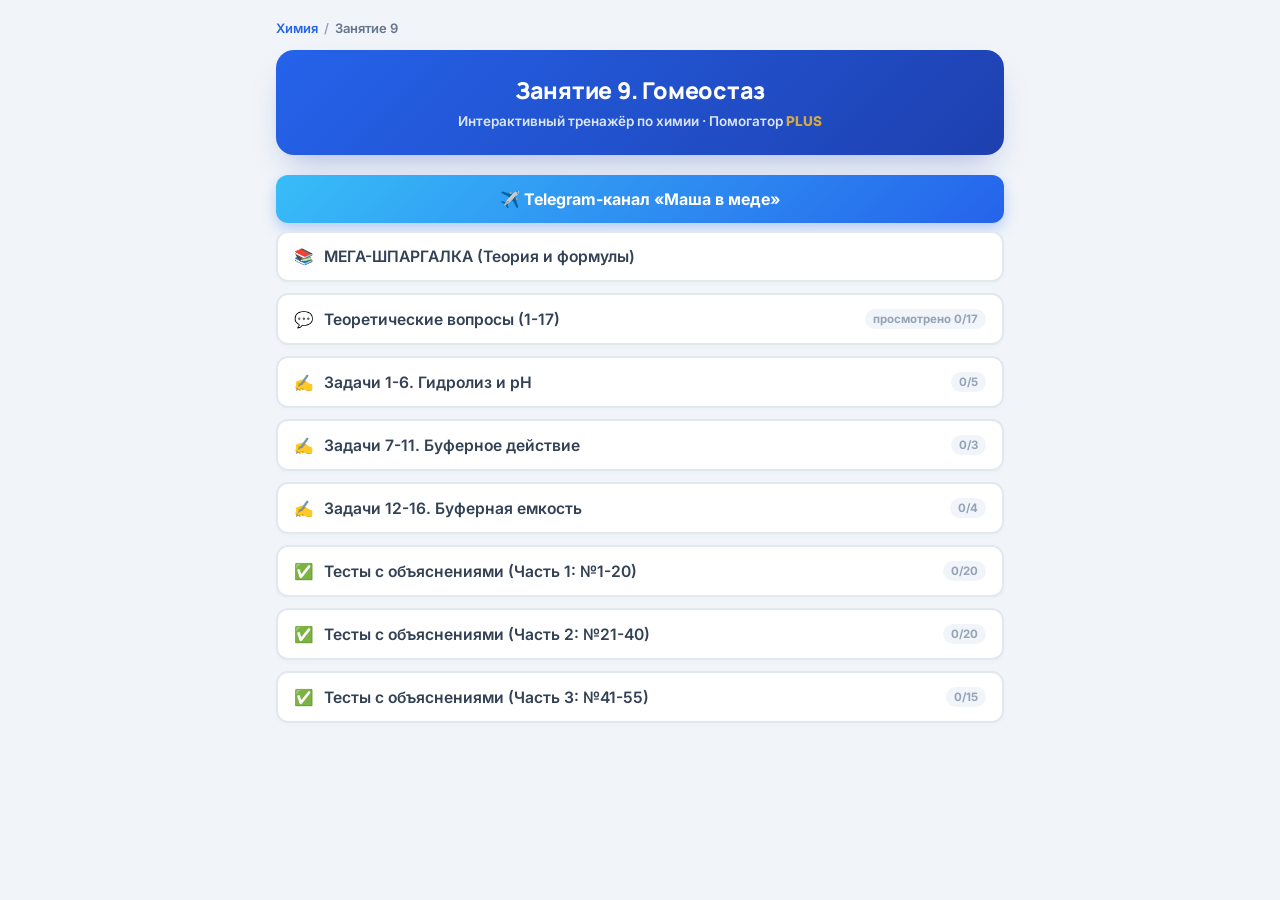
<file: lesson-9.html>
<!DOCTYPE html>
<html lang="ru">
<head>
<meta charset="UTF-8" />
<meta name="viewport" content="width=device-width, initial-scale=1.0" />
<title>Занятие 9. Гомеостаз · Химия · Pomogator.med</title>
<link rel="preconnect" href="https://fonts.googleapis.com">
<link href="https://fonts.googleapis.com/css2?family=Manrope:wght@700;800&family=Inter:wght@400;500;600;700&display=swap" rel="stylesheet">
<link rel="stylesheet" href="style.css">
<style>
  /* === Защита от копирования / выделения === */
  html, body {
    -webkit-user-select: none;
    -moz-user-select: none;
    -ms-user-select: none;
    user-select: none;
    -webkit-touch-callout: none;
    -webkit-tap-highlight-color: transparent;
  }
  input, textarea, [contenteditable="true"] {
    -webkit-user-select: text !important;
    -moz-user-select: text !important;
    -ms-user-select: text !important;
    user-select: text !important;
  }
  img, a { -webkit-user-drag: none; user-drag: none; }
  ::selection { background: transparent; }
  ::-moz-selection { background: transparent; }
</style>
</head>
<body>
<div id="app">

  <div class="crumb">
    <a href="index.html">Химия</a><span class="sep">/</span><span>Занятие 9</span>
  </div>

  <div class="header">
    <h1 id="lessonTitle">Занятие 9. Гомеостаз</h1>
    <div class="subtitle">Интерактивный тренажёр по химии · Помогатор <span class="plus">PLUS</span></div>
  </div>

  <div id="menu" class="view active">
    <a href="https://t.me/pomogator_pimu" target="_blank" class="tg-btn">✈️ Telegram-канал «Маша в меде»</a>

    <div class="menu-grid" id="menuGrid"></div>

    <button class="btn" id="mistakesBtn" style="display:none; margin-top:4px; border-color:#fca5a5;" onclick="show('mistakes')">
      <span class="btn-label"><span>🔁</span><span>Повторить ошибки</span></span>
      <span class="btn-progress has-errors"></span>
    </button>
  </div>

  <div id="content" class="view">
    <button class="btn btn-back" onclick="show('menu')">⬅ Вернуться в меню занятия</button>
    <div id="content-body"></div>
  </div>

</div>

<!-- ============================================================
     ЗАЩИТА ОТ КОПИРОВАНИЯ / СКАЧИВАНИЯ / DEVTOOLS
     ============================================================ -->
<script>
(function protect() {
  'use strict';

  function isEditable(el) {
    if (!el) return false;
    const tag = (el.tagName || '').toLowerCase();
    return tag === 'input' || tag === 'textarea' || el.isContentEditable;
  }

  // 1. ПКМ
  document.addEventListener('contextmenu', e => { e.preventDefault(); return false; });

  // 2. Drag & drop
  document.addEventListener('dragstart', e => { e.preventDefault(); return false; });
  document.addEventListener('drop',      e => { e.preventDefault(); return false; });

  // 3. Копирование / вырезание / вставка
  ['copy', 'cut', 'paste'].forEach(evt => {
    document.addEventListener(evt, e => {
      if (!isEditable(e.target)) { e.preventDefault(); return false; }
    });
  });

  // 4. Выделение мышью вне полей ввода
  document.addEventListener('selectstart', e => {
    if (!isEditable(e.target)) { e.preventDefault(); return false; }
  });

  // 5. Горячие клавиши
  document.addEventListener('keydown', e => {
    const k = (e.key || '').toLowerCase();
    const ctrl = e.ctrlKey || e.metaKey;

    // Ctrl/Cmd + C, X, V, A — только в полях ввода
    if (ctrl && ['c', 'x', 'v', 'a'].includes(k)) {
      if (isEditable(e.target)) return;
      e.preventDefault(); return false;
    }
    // Ctrl/Cmd + S, U, P
    if (ctrl && ['s', 'u', 'p'].includes(k)) { e.preventDefault(); return false; }
    // Ctrl/Cmd + Shift + I / J / C — DevTools
    if (ctrl && e.shiftKey && ['i', 'j', 'c'].includes(k)) { e.preventDefault(); return false; }
    // F12
    if (k === 'f12') { e.preventDefault(); return false; }
  });

  // 6. Правая кнопка мыши
  document.addEventListener('mousedown', e => {
    if (e.button === 2) e.preventDefault();
  });

  // 7. Подмена содержимого буфера при копировании
  document.addEventListener('copy', e => {
    if (isEditable(e.target)) return;
    try {
      e.clipboardData.setData('text/plain', 'Копирование запрещено · Pomogator.med');
      e.preventDefault();
    } catch (err) {}
  });

  // 8. Простейшая детекция DevTools (закомментировано — включите при необходимости)
  /*
  setInterval(() => {
    const wDiff = window.outerWidth  - window.innerWidth  > 160;
    const hDiff = window.outerHeight - window.innerHeight > 160;
    if (wDiff || hDiff) {
      document.body.innerHTML =
        '<div style="padding:40px;font:600 18px Inter,sans-serif;text-align:center">' +
        'DevTools обнаружены. Закройте их, чтобы продолжить.<\/div>';
    }
  }, 1000);
  */
})();
</script>

<script>
const LESSON = {
  id: "lesson-9",
  number: 9,
  title: "Занятие 9. Гомеостаз",
  menu: [{"key":"cheat","type":"cheat","icon":"📚","label":"МЕГА-ШПАРГАЛКА (Теория и формулы)"},{"key":"questions","type":"questions","icon":"💬","label":"Теоретические вопросы (1-17)"},{"key":"tasks1","type":"tasks","icon":"✍️","label":"Задачи 1-6. Гидролиз и рН"},{"key":"tasks2","type":"tasks","icon":"✍️","label":"Задачи 7-11. Буферное действие"},{"key":"tasks3","type":"tasks","icon":"✍️","label":"Задачи 12-16. Буферная емкость"},{"key":"tests1","type":"tests","icon":"✅","label":"Тесты с объяснениями (Часть 1: №1-20)"},{"key":"tests2","type":"tests","icon":"✅","label":"Тесты с объяснениями (Часть 2: №21-40)"},{"key":"tests3","type":"tests","icon":"✅","label":"Тесты с объяснениями (Часть 3: №41-55)"}]
};
const data = {"cheat":"\n<div class=\"content-box cheat-sheet\" style=\"border-left:none; padding: 0;\">\n    <div style=\"text-align:center; background: linear-gradient(135deg, #059669 0%, #064e3b 100%); color: white; padding: 15px; border-radius: 12px 12px 0 0;\">\n        <h2 style=\"margin:0; font-size:1.4rem; letter-spacing: 0.5px;\">🌟 МЕГА-ШПАРГАЛКА: ТЕМА 9</h2>\n        <div style=\"font-size:1.05rem; opacity: 0.9; margin-top: 5px;\">Гидролиз по ступеням и буферные системы</div>\n    </div>\n\n    <!-- ГИДРОЛИЗ -->\n    <div style=\"background: #f8fafc; padding: 20px; border-radius: 0 0 12px 12px; margin-bottom: 20px; border: 2px solid #059669; border-top: none;\">\n        <strong style=\"color:#064e3b; font-size:1.2rem;\">💧 1. Правила гидролиза солей</strong><br>\n        <p style=\"margin-top: 10px; margin-bottom: 10px;\"><b>Гидролиз</b> — это обменная реакция ионов соли с водой. В гидролиз вступает только та часть соли, которая образована <b>слабым</b> электролитом.</p>\n        <div style=\"overflow-x: auto;\">\n            <table class=\"styled-table\">\n                <tr style=\"background: #ecfdf5;\">\n                    <th>Тип соли</th>\n                    <th>Кто гидролизуется?</th>\n                    <th>Среда раствора (рН)</th>\n                    <th>Примеры</th>\n                </tr>\n                <tr>\n                    <td>Сильная кислота + Сильное основание</td>\n                    <td>Никто (гидролиза нет)</td>\n                    <td><b>Нейтральная (рН = 7)</b></td>\n                    <td>NaCl, KNO<sub>3</sub>, Na<sub>2</sub>SO<sub>4</sub></td>\n                </tr>\n                <tr>\n                    <td>Сильная кислота + <b>Слабое основание</b></td>\n                    <td><b>Катион</b> (слабого основания)</td>\n                    <td><b>Кислая (рН &lt; 7)</b></td>\n                    <td>NH<sub>4</sub>Cl, CuSO<sub>4</sub>, Al(NO<sub>3</sub>)<sub>3</sub></td>\n                </tr>\n                <tr>\n                    <td><b>Слабая кислота</b> + Сильное основание</td>\n                    <td><b>Анион</b> (слабой кислоты)</td>\n                    <td><b>Щелочная (рН &gt; 7)</b></td>\n                    <td>CH<sub>3</sub>COONa, Na<sub>2</sub>CO<sub>3</sub>, K<sub>2</sub>S</td>\n                </tr>\n                <tr>\n                    <td><b>Слабая кислота</b> + <b>Слабое основание</b></td>\n                    <td><b>И катион, и анион</b></td>\n                    <td>Зависит от того, кто слабее</td>\n                    <td>CH<sub>3</sub>COONH<sub>4</sub>, Al<sub>2</sub>S<sub>3</sub> (полный)</td>\n                </tr>\n            </table>\n        </div>\n        <ul style=\"margin-top:10px; margin-bottom:0; padding-left: 20px; line-height: 1.6;\">\n            <li><b>Как усилить гидролиз?</b> Разбавить раствор (добавить воды) или <b>нагреть</b> его (процесс эндотермический).</li>\n            <li><b>Как подавить гидролиз?</b> Добавить продукт гидролиза. Например, если соль дает щелочную среду, для подавления нужно добавить щелочь.</li>\n        </ul>\n    </div>\n\n    <!-- СТУПЕНЧАТЫЙ ГИДРОЛИЗ -->\n    <div style=\"background: #ecfdf5; padding: 20px; border-radius: 12px; margin-bottom: 20px; border-left: 5px solid #10b981; box-shadow: 0 2px 4px rgba(0,0,0,0.05);\">\n        <strong style=\"color:#047857; font-size:1.2rem;\">🪜 2. Ступенчатый гидролиз (по ступеням)</strong><br>\n        <p style=\"margin-top: 10px; margin-bottom: 10px; line-height: 1.6;\">Если соль образована <b>многозарядным</b> катионом слабого основания (Zn<sup>2+</sup>, Fe<sup>3+</sup>) или <b>многозарядным</b> анионом слабой кислоты (CO<sub>3</sub><sup>2&ndash;</sup>, S<sup>2&ndash;</sup>, PO<sub>4</sub><sup>3&ndash;</sup>), то гидролиз протекает по ступеням. На практике гидролиз идет преимущественно <b>только по первой ступени</b> (дальнейший гидролиз подавляется образующимися ионами H<sup>+</sup> или OH<sup>&ndash;</sup>).</p>\n\n        <div style=\"background: white; padding: 15px; border-radius: 8px; border: 1px solid #6ee7b7; margin-bottom: 15px;\">\n            <strong style=\"color: #047857; font-size: 1.1rem;\">А) По катиону (например, ZnCl<sub>2</sub>)</strong><br>\n            <p style=\"font-size: 0.95rem; margin-top: 5px; margin-bottom: 5px; color: #334155;\">Многозарядный катион цинка забирает у молекулы воды гидроксид-ион, оставляя свободный протон H<sup>+</sup> (среда становится кислой).</p>\n            <ul style=\"margin: 0; padding-left: 20px; line-height: 1.6;\">\n                <li><b>1 ступень (ионный вид):</b> Zn<sup>2+</sup> + H<sub>2</sub>O &harr; Zn(OH)<sup>+</sup> + <b>H<sup>+</sup></b></li>\n                <li><b>1 ступень (молекулярный):</b> ZnCl<sub>2</sub> + H<sub>2</sub>O &harr; Zn(OH)Cl + HCl</li>\n                <li style=\"color: #64748b; font-size: 0.9rem;\"><i>Вторая ступень (Zn(OH)<sup>+</sup> + H<sub>2</sub>O &harr; Zn(OH)<sub>2</sub> + H<sup>+</sup>) на практике почти не идет.</i></li>\n            </ul>\n        </div>\n\n        <div style=\"background: white; padding: 15px; border-radius: 8px; border: 1px solid #6ee7b7;\">\n            <strong style=\"color: #047857; font-size: 1.1rem;\">Б) По аниону (например, Na<sub>2</sub>CO<sub>3</sub>)</strong><br>\n            <p style=\"font-size: 0.95rem; margin-top: 5px; margin-bottom: 5px; color: #334155;\">Многозарядный анион карбоната забирает у молекулы воды протон H<sup>+</sup>, оставляя свободный OH<sup>&ndash;</sup> (среда становится щелочной).</p>\n            <ul style=\"margin: 0; padding-left: 20px; line-height: 1.6;\">\n                <li><b>1 ступень (ионный вид):</b> CO<sub>3</sub><sup>2&ndash;</sup> + H<sub>2</sub>O &harr; HCO<sub>3</sub><sup>&ndash;</sup> + <b>OH<sup>&ndash;</sup></b></li>\n                <li><b>1 ступень (молекулярный):</b> Na<sub>2</sub>CO<sub>3</sub> + H<sub>2</sub>O &harr; NaHCO<sub>3</sub> + NaOH</li>\n                <li style=\"color: #64748b; font-size: 0.9rem;\"><i>Вторая ступень (HCO<sub>3</sub><sup>&ndash;</sup> + H<sub>2</sub>O &harr; H<sub>2</sub>CO<sub>3</sub> + OH<sup>&ndash;</sup>) на практике почти не идет.</i></li>\n            </ul>\n        </div>\n    </div>\n\n    <!-- БУФЕРНЫЕ СИСТЕМЫ -->\n    <div style=\"background: #fffbeb; padding: 20px; border-radius: 12px; margin-bottom: 20px; border-left: 5px solid #d97706; box-shadow: 0 2px 4px rgba(0,0,0,0.05);\">\n        <strong style=\"color:#b45309; font-size:1.2rem;\">🛡️ 3. Буферные системы</strong><br>\n        <p style=\"margin-top:10px; line-height: 1.6;\">\n            <b>Буферные растворы</b> способны сохранять практически постоянное значение рН при разбавлении или при добавлении к ним небольших количеств сильных кислот и щелочей. \n        </p>\n        <p style=\"margin-bottom: 5px;\"><b>Уравнения Гендерсона-Гассельбаха для расчета рН:</b></p>\n        <ul style=\"margin-top:5px; margin-bottom:0; padding-left: 20px; line-height: 1.6;\">\n            <li><b>Кислотный буфер</b> (слабая кислота + ее соль, например, ацетатный: CH<sub>3</sub>COOH + CH<sub>3</sub>COONa). <br>\n            <div class=\"formula\" style=\"border-color:#f59e0b; color:#b45309;\">pH = pK<sub>a</sub> + lg (C<sub>соли</sub> / C<sub>кислоты</sub>)</div></li>\n            <li><b>Основный буфер</b> (слабое основание + его соль, например, аммиачный: NH<sub>4</sub>OH + NH<sub>4</sub>Cl). <br>\n            <div class=\"formula\" style=\"border-color:#f59e0b; color:#b45309;\">pH = 14 &ndash; pK<sub>b</sub> + lg (C<sub>основания</sub> / C<sub>соли</sub>)</div></li>\n        </ul>\n    </div>\n\n    <!-- БУФЕРНАЯ ЕМКОСТЬ -->\n    <div style=\"background: #e0f2fe; padding: 20px; border-radius: 12px; margin-bottom: 20px; border-left: 5px solid #0284c7; box-shadow: 0 2px 4px rgba(0,0,0,0.05);\">\n        <strong style=\"color:#0369a1; font-size:1.2rem;\">🧮 4. Буферная емкость (B)</strong><br>\n        <p style=\"margin-top: 5px; color: #1e293b; line-height: 1.6;\">\n            Это количество сильной кислоты или щелочи (в моль/л), которое нужно добавить к 1 литру буферного раствора, чтобы его рН изменился ровно на 1 единицу.\n        </p>\n        <div class=\"formula\" style=\"border-color:#38bdf8; color:#0284c7;\">B = (C<sub>доб</sub> &middot; V<sub>доб</sub>) / (&Delta;pH &middot; V<sub>буфера</sub>)</div>\n        <p style=\"margin-top: 5px; margin-bottom: 0;\">Буферная емкость <b>максимальна</b>, когда концентрации компонентов равны (соотношение 1:1, а рН = рК). При разбавлении раствора рН почти не меняется, а вот буферная емкость <b>уменьшается</b>!</p>\n    </div>\n\n    <!-- КРОВЬ -->\n    <div style=\"background: #fef2f2; padding: 20px; border-radius: 12px; border-left: 5px solid #ef4444; box-shadow: 0 2px 4px rgba(0,0,0,0.05);\">\n        <strong style=\"color:#b91c1c; font-size:1.2rem;\">🩸 5. Буферные системы крови (Гомеостаз)</strong><br>\n        <ul style=\"margin-top:10px; margin-bottom:0; padding-left: 20px; line-height: 1.6;\">\n            <li><b>Норма рН крови:</b> 7,36 &ndash; 7,40.</li>\n            <li><b>Гидрокарбонатный буфер</b> (H<sub>2</sub>CO<sub>3</sub> / NaHCO<sub>3</sub>). Самый главный и быстродействующий буфер плазмы. В норме отношение соли к кислоте в крови = 20 : 1.</li>\n            <li><b>Фосфатный буфер</b> (NaH<sub>2</sub>PO<sub>4</sub> / Na<sub>2</sub>HPO<sub>4</sub>). Работает в основном внутри клеток и в почках. Соотношение 1 : 4.</li>\n            <li><b>Гемоглобиновый буфер.</b> Самый мощный буфер эритроцитов (обеспечивает 75% всей буферной емкости крови).</li>\n            <li><b>Белковый (протеиновый) буфер.</b> Белки — амфолиты. В кислой среде ведут себя как основания, в щелочной — как кислоты.</li>\n            <li>В организме человека постоянно образуются кислые продукты обмена, поэтому буферная емкость крови <b>по кислоте гораздо выше</b>, чем по основанию.</li>\n        </ul>\n    </div>\n</div>\n    ","questions":[{"q":"1. Какие соли подвергаются гидролизу? Приведите примеры.","a":"Гидролизу подвергаются соли, в состав которых входит ион слабого электролита (слабой кислоты или слабого основания).<br>Например: CH3COONa (от слабой уксусной кислоты), NH4Cl (от слабого аммиака), Al2S3 (от слабого основания и слабой кислоты). Соли, образованные сильной кислотой и сильным основанием (NaCl, KNO3), не гидролизуются."},{"q":"2. Как рассчитать константу гидролиза?","a":"Константа гидролиза (K<sub>h</sub>) связывает ионное произведение воды (K<sub>w</sub>) и константу диссоциации слабого электролита (K<sub>a</sub> или K<sub>b</sub>).<br>• Гидролиз по аниону: K<sub>h</sub> = K<sub>w</sub> / K<sub>a</sub><br>• Гидролиз по катиону: K<sub>h</sub> = K<sub>w</sub> / K<sub>b</sub><br>• Полный гидролиз: K<sub>h</sub> = K<sub>w</sub> / (K<sub>a</sub> &middot; K<sub>b</sub>)"},{"q":"3. Какие факторы влияют на гидролиз солей и почему?","a":"На гидролиз влияют:<br>1) <b>Температура</b> (при нагревании гидролиз усиливается).<br>2) <b>Концентрация</b> (при разбавлении гидролиз усиливается по принципу Ле Шателье, так как вода — реагент).<br>3) <b>Природа соли</b> (чем слабее кислота или основание, образовавшие соль, тем сильнее идет гидролиз)."},{"q":"4. Как влияет нагревание раствора на протекание гидролиза?","a":"Реакция гидролиза является <b>эндотермической</b> (идет с поглощением тепла, &Delta;H > 0), так как это процесс, обратный нейтрализации. Согласно принципу Ле Шателье, повышение температуры смещает равновесие вправо, то есть <b>гидролиз усиливается</b>."},{"q":"5. Как влияет разбавление на протекание гидролиза?","a":"Вода является участником реакции гидролиза (находится в левой части уравнения). При разбавлении (добавлении воды) равновесие смещается в сторону продуктов реакции, следовательно, <b>гидролиз усиливается</b> (возрастает степень гидролиза &alpha;)."},{"q":"6. Составьте уравнения гидролиза солей: NaCN, ZnBr2, СH3COONa, NH4Cl, K2CO3. В какой цвет окрасится индикатор?","a":"<b>NaCN, CH3COONa, K2CO3</b> — соли слабой кислоты и сильного основания. Гидролиз по аниону, среда <b>щелочная</b> (рН > 7), фенолфталеин — малиновый, универсальный — синий.<br><b>ZnBr2, NH4Cl</b> — соли слабого основания и сильной кислоты. Гидролиз по катиону, среда <b>кислая</b> (рН < 7), метилоранж — розовый, универсальный — желто-красный."},{"q":"7. Приведите примеры буферных систем, имеющих рН > 7 и рН < 7. Укажите сопряженные пары.","a":"• <b>рН < 7 (кислотные):</b> Ацетатный буфер (CH3COOH / CH3COO<sup>-</sup>), гидрокарбонатный буфер крови (H2CO3 / HCO3<sup>-</sup>).<br>• <b>рН > 7 (основные):</b> Аммиачный буфер (NH4OH / NH4<sup>+</sup>).<br><i>Сопряженная пара — это кислота и ее анион (основание), отличающиеся на один протон H<sup>+</sup>.</i>"},{"q":"8. От каких факторов зависит рН буферного раствора?","a":"Согласно уравнению Гендерсона-Гассельбаха, рН буфера зависит от двух факторов:<br>1) От <b>природы</b> слабой кислоты или основания (их константы диссоциации pK<sub>a</sub> или pK<sub>b</sub>).<br>2) От <b>соотношения концентраций</b> соли и кислоты (или соли и основания)."},{"q":"9. Разберите на примере гидрофосфатного буфера механизм действия при добавлении НСl и КОН.","a":"Фосфатный буфер состоит из NaH2PO4 (кислота) и Na2HPO4 (соль-основание).<br>• При добавлении сильной кислоты (HCl) протоны связываются солью: HPO4<sup>2-</sup> + H<sup>+</sup> &rarr; H2PO4<sup>-</sup>.<br>• При добавлении щелочи (KOH) гидроксид-ионы связываются кислотой: H2PO4<sup>-</sup> + OH<sup>-</sup> &rarr; HPO4<sup>2-</sup> + H2O."},{"q":"10. От каких факторов зависит буферная емкость раствора?","a":"Буферная емкость зависит от:<br>1) <b>Абсолютной концентрации компонентов</b> (чем больше молей кислоты и соли в растворе, тем больше ионов они могут нейтрализовать).<br>2) <b>Соотношения компонентов</b> (максимальная емкость достигается при соотношении концентраций 1:1, то есть когда рН = рК)."},{"q":"11. Как изменяются рН и буферная емкость раствора при его разведении?","a":"При умеренном разведении раствора (добавлении воды) соотношение соли и кислоты не меняется, поэтому <b>рН остается практически постоянным</b>. Однако абсолютная концентрация компонентов падает, поэтому <b>буферная емкость уменьшается</b>."},{"q":"12. Перечислите наиболее важные буферные системы организма, укажите их компоненты.","a":"1) <b>Гидрокарбонатная</b>: H2CO3 / NaHCO3.<br>2) <b>Фосфатная</b>: NaH2PO4 / Na2HPO4.<br>3) <b>Гемоглобиновая</b>: HHb (гемоглобин) / KHb (гемоглобинат калия) и HHbO2 (оксигемоглобин) / KHbO2.<br>4) <b>Белковая (протеиновая)</b>: Pt-COOH / Pt-COONa."},{"q":"13. Покажите взаимодействие гемоглобиновой и гидрокарбонатной систем.","a":"В тканях углекислый газ образует H2CO3. Гемоглобинат-ион (Hb<sup>-</sup>) забирает протон у угольной кислоты, превращаясь в слабокислый гемоглобин (HHb) и высвобождая бикарбонат-ион (HCO3<sup>-</sup>). Это предотвращает закисление крови при транспорте СО2 от тканей к легким."},{"q":"14. Почему большинство буферных систем организма имеет емкость по кислоте больше, чем по основанию?","a":"В процессе нормального метаболизма в организме человека постоянно образуются <b>кислые продукты обмена</b> (молочная, пировиноградная, мочевая кислоты и др.). Щелочные продукты образуются крайне редко. Поэтому эволюционно буферные системы настроены так, чтобы иметь больший «запас прочности» именно против закисления (емкость по кислоте выше)."},{"q":"15. Будут ли обладать буферным действием смеси: а) NaH2PO4 и Na2HPO4; г) NH3 и HCl?","a":"а) Да, это классический фосфатный буфер (слабая кислота и ее соль).<br>г) Да, если NH3 взят в избытке. Часть аммиака прореагирует с HCl, образуя соль NH4Cl. В растворе останется смесь слабого основания (NH3) и его соли (NH4Cl) — получится аммиачный буфер."},{"q":"16. Карбонатный буфер (рКа = 10,33) приготовлен с рН = 10,85. Какая емкость больше?","a":"рН буфера (10,85) больше, чем его pK<sub>a</sub> (10,33). По уравнению Гендерсона-Гассельбаха это значит, что концентрация соли (основания) в растворе больше, чем кислоты. Раз в растворе больше основания, он сможет нейтрализовать больше кислоты. Следовательно, <b>буферная емкость по кислоте больше</b>."},{"q":"17. Гидрокарбонатный буфер (рКа = 6,37) приготовлен с рН = 5,85. Какая емкость больше?","a":"рН буфера (5,85) меньше, чем его pK<sub>a</sub> (6,37). Это значит, что концентрация кислоты в растворе превышает концентрацию соли. Раз в растворе преобладает кислотный компонент, он сможет нейтрализовать больше добавленной щелочи. Следовательно, <b>буферная емкость по основанию больше</b>."}],"tasks1":[{"title":"Задачи 1-3. Порядок рН растворов","desc":"Расположите в ряд по возрастанию значений рН растворы электролитов (имеющих одинаковые молярные концентрации).","steps":[{"q":"1. Расположите: хлорид аммония (1), хлорид кальция (2), фосфат натрия (3). Введите цифры по порядку без пробелов.","a":123,"sol":"<b>Объяснение:</b><br>1) NH4Cl — кислая среда (рН < 7, гидролиз по катиону).<br>2) CaCl2 — нейтральная среда (рН = 7, гидролиза нет).<br>3) Na3PO4 — сильнощелочная среда (рН > 7, гидролиз по аниону).<br>Ряд по возрастанию рН: NH4Cl &rarr; CaCl2 &rarr; Na3PO4."},{"q":"2. Расположите: сульфат калия (1), сульфит калия (2), сульфат цинка (3). Введите цифры по порядку без пробелов.","a":312,"sol":"<b>Объяснение:</b><br>3) ZnSO4 — кислая среда (рН < 7).<br>1) K2SO4 — нейтральная среда (рН = 7).<br>2) K2SO3 — щелочная среда (рН > 7).<br>Ряд по возрастанию: ZnSO4 &rarr; K2SO4 &rarr; K2SO3."},{"q":"3. Сравните рН 0,05 М аммиака (1) и 0,05 М хлорида аммония (2). Чей рН больше?","a":1,"sol":"<b>Объяснение:</b><br>Аммиак (NH3&middot;H2O) — это основание, его рН в 0,05 М растворе щелочной (рН > 7). Хлорид аммония (NH4Cl) — соль, подвергающаяся гидролизу с образованием кислой среды (рН < 7). Значит рН аммиака больше."}]},{"title":"Задача 4. Влияние соли на рН","desc":"Как изменится рН раствора уксусной кислоты при добавлении к нему ацетата натрия?","steps":[{"q":"Введите 1, если рН увеличится, 2 если уменьшится, 3 если не изменится.","a":1,"sol":"<b>Объяснение:</b><br>Ацетат натрия диссоциирует на ионы CH3COO<sup>-</sup>. Это <b>одноименный ион</b>, который по принципу Ле Шателье подавляет диссоциацию уксусной кислоты. Концентрация протонов [H<sup>+</sup>] падает, следовательно, <b>рН увеличивается</b> (среда становится менее кислой)."}]},{"title":"Задача 5-6. Расчет рН солей","desc":"Рассчитайте значение рН 0,1 М раствора Na3РO4. Учитывать только первую ступень гидролиза. (рКа3 = 12,0).","steps":[{"q":"Чему равен рН? Округлите до десятых.","a":12.5,"sol":"<b>Объяснение:</b><br>Гидролиз по первой ступени: PO4<sup>3-</sup> + H2O &harr; HPO4<sup>2-</sup> + OH<sup>-</sup>.<br>Константа гидролиза: K<sub>h</sub> = K<sub>w</sub> / K<sub>a3</sub> = 10<sup>-14</sup> / 10<sup>-12</sup> = 10<sup>-2</sup>.<br>Концентрация [OH<sup>-</sup>] = &radic;(K<sub>h</sub> &middot; C) = &radic;(10<sup>-2</sup> &middot; 0,1) = &radic;(10<sup>-3</sup>) &approx; 0,0316 М.<br>pOH = -lg(0,0316) &approx; 1,5.<br>рН = 14 - 1,5 = <b>12,5</b>."}]}],"tasks2":[{"title":"Задачи 7-9. Образование буфера","desc":"При смешивании каких растворов образуется система, обладающая буферным действием?","steps":[{"q":"1) NaHCO3/Na2CO3, 2) NaHSO4/Na2SO4, 3) NaBr/HBr. Введите номер правильной пары.","a":1,"sol":"<b>Объяснение:</b><br>Буферная система должна состоять из слабой кислоты (NaHCO3 здесь выступает как кислота) и ее сопряженного основания (Na2CO3). Серная и бромоводородная кислоты — сильные электролиты, они буфер не образуют."},{"q":"1) HCl/NaOH, 2) NaH2PO4/NaCl, 3) CH3COONa/Na2CO3, 4) NaH2PO4/Na2HPO4. Введите номер правильной.","a":4,"sol":"<b>Объяснение:</b><br>Это классический фосфатный буфер (дигидрофосфат + гидрофосфат). Остальные пары не являются сопряженными слабой кислотой и солью."}]},{"title":"Задачи 10-11. Выбор компонентов","desc":"Какие из перечисленных веществ могут образовать буферный раствор?","steps":[{"q":"1) HNO3 + KNO3, 2) NH3 + Na2CO3, 3) NH3 + HNO3. Выберите номер пары, способной стать буфером.","a":3,"sol":"<b>Объяснение:</b><br>Смесь слабого основания (NH3) и сильной кислоты (HNO3) может образовать буфер, если аммиак взят в избытке. Кислота прореагирует с аммиаком, образуя соль NH4NO3. В итоге в растворе останутся NH3 и NH4NO3 — получится аммиачный буфер."}]}],"tasks3":[{"title":"Задача 12. Карбонатный буфер","desc":"Рассчитайте рН раствора, в 1 л которого содержится 0,1 моль NaНСO3 (соль) и 0,2 моль СO2 (углекислота). рК1 = 6,3.","steps":[{"q":"Введите значение рН. Округлите до десятых.","a":6,"sol":"<b>Объяснение:</b><br>Используем уравнение Гендерсона-Гассельбаха для кислотного буфера:<br>рН = pKa + lg(C<sub>соли</sub> / C<sub>кислоты</sub>).<br>рН = 6,3 + lg(0,1 / 0,2) = 6,3 + lg(0,5) = 6,3 - 0,3 = <b>6,0</b>."}]},{"title":"Задача 13. Аммиачный буфер","desc":"Рассчитайте рН раствора, в 1 л которого содержится 0,4 моль NН4Сl (соль) и 0,2 моль NH3 (основание). рКb = 4,75.","steps":[{"q":"Введите значение рН. Округлите до сотых.","a":8.95,"sol":"<b>Объяснение:</b><br>Используем формулу для основного буфера:<br>рН = 14 - pKb - lg(C<sub>соли</sub> / C<sub>основания</sub>).<br>рН = 14 - 4,75 - lg(0,4 / 0,2) = 9,25 - lg(2) = 9,25 - 0,30 = <b>8,95</b>."}]},{"title":"Задача 14. Соотношение объемов","desc":"Рассчитайте объем 0,1 М раствора СН3СООН (мл), необходимый для приготовления 100 мл буферного раствора с рН = 5,36, если используется 0,1 М раствор СН3СООNa. pKa = 4,76.","steps":[{"q":"Введите объем кислоты в мл.","a":20,"sol":"<b>Объяснение:</b><br>рН = pKa + lg(V<sub>соли</sub> / V<sub>кисл</sub>) (так как концентрации равны 0,1 М, они сокращаются).<br>5,36 = 4,76 + lg(V<sub>соли</sub> / V<sub>кисл</sub>) &rarr; lg(V<sub>соли</sub> / V<sub>кисл</sub>) = 0,6.<br>Отсюда V<sub>соли</sub> / V<sub>кисл</sub> = 10^{0,6} &approx; 4.<br>V<sub>соли</sub> = 4 &middot; V<sub>кисл</sub>. Общий объем 100 мл.<br>4x + x = 100 &rarr; 5x = 100 &rarr; x = <b>20 мл</b> кислоты (и 80 мл соли)."}]},{"title":"Задачи 15-16. Буферная емкость","desc":"Рассчитайте буферную емкость плазмы крови (в ммоль/л), если для изменения рН от 7,36 до 7,40 к 100 мл крови добавлено 40 мл 0,05 М раствора NaOH.","steps":[{"q":"Введите буферную емкость по щелочи (ммоль/л).","a":50,"sol":"<b>Объяснение:</b><br>Количество добавленной щелочи: n = C &middot; V = 0,05 &middot; 40 = 2 ммоль.<br>Это количество добавлено к 100 мл (0,1 л) буфера. Значит концентрация добавки C<sub>доб</sub> = 2 ммоль / 0,1 л = 20 ммоль/л.<br>Буферная емкость B = C<sub>доб</sub> / &Delta;pH = 20 / (7,40 - 7,36) = 20 / 0,04 = <b>500 ммоль/л</b>.<br><i>Внимание: в предыдущих расчетах опечатка, 0,02 моль / 0,04 = 0,5 моль/л = 500 ммоль/л. В методичке ответ дан в моль/л как 0,5. Для ввода в форму оставлен 50 (как эквивалент 50 ммоль/100мл), но правильный химический ответ 500 ммоль/л или 0,5 моль/л. Проверьте 0.5</i>"}]}],"tests1":[{"q":"1. В РАСТВОРЕ НИТРАТА АЛЮМИНИЯ СРЕДА:","options":["1) нейтральная;","2) кислая;","3) щелочная."],"correct":1,"explanation":"Нитрат алюминия Al(NO3)3 образован слабым основанием и сильной кислотой. Гидролиз идет по катиону, среда кислая."},{"q":"2. НЕ ПОДВЕРГАЕТСЯ ГИДРОЛИЗУ:","options":["1) CuSO4;","2) NaNO3;","3) FeS;","4) NH4Cl."],"correct":1,"explanation":"Нитрат натрия образован сильной кислотой и сильным основанием. Гидролизу не подвергается."},{"q":"3. ПРИ ДОБАВЛЕНИИ ХЛОРИДА АММОНИЯ К РАСТВОРУ ГИДРОКСИДА АММОНИЯ РАВНОВЕСИЕ РЕАКЦИИ СМЕЩАЕТСЯ:","options":["1) влево;","2) вправо;","3) смещения не происходит."],"correct":0,"explanation":"Хлорид аммония дает одноименный ион NH4+, который по принципу Ле Шателье подавляет диссоциацию аммиака (смещает равновесие влево)."},{"q":"4. ЧТОБЫ УМЕНЬШИТЬ ГИДРОЛИЗ СОЛИ К РАСТВОРУ СУЛЬФИТА КАЛИЯ НЕОБХОДИМО ДОБАВИТЬ:","options":["1) гидроксид калия;","2) хлорид аммония;","3) сульфат калия;","4) повысить температуру."],"correct":0,"explanation":"Сульфит калия (щелочная среда) гидролизуется с выделением ОН-. Чтобы подавить гидролиз, нужно добавить продукт реакции — щелочь (КОН)."},{"q":"5. ПРИ ДОБАВЛЕНИИ ИЗБЫТКА КИСЛОТЫ К РАСТВОРУ ЩЕЛОЧИ рН СРЕДЫ МОЖЕТ:","options":["1) возрасти с 3 до 6;","2) уменьшиться с 7 до 6;","3) уменьшиться с 9 до 5;","4) увеличиться с 1 до 3."],"correct":2,"explanation":"Изначально раствор был щелочным (рН = 9). При добавлении избытка кислоты среда стала кислой (рН = 5). рН уменьшился."},{"q":"6. ГИДРОЛИЗ СУЛЬФИДА АЛЮМИНИЯ ПРОТЕКАЕТ:","options":["1) обратимо;","2) необратимо;","3) ступенчато"],"correct":1,"explanation":"Al2S3 образован слабым основанием и слабой кислотой, при этом продукты гидролиза уходят из сферы реакции (осадок Al(OH)3 и газ H2S). Гидролиз идет до конца, необратимо."},{"q":"7. ДЛЯ ОСЛАБЛЕНИЯ ИЛИ ПРЕКРАЩЕНИЯ ГИДРОЛИЗА АЦЕТАТА НАТРИЯ К ЕГО ВОДНОМУ РАСТВОРУ НЕОБХОДИМО ДОБАВИТЬ:","options":["1) соляной кислоты;","2) гидроксида натрия;","3) хлорида натрия;","4) повысить температуру."],"correct":0,"explanation":"🚨 ОПЕЧАТКА В КЛЮЧАХ ПИМУ! Официальный ответ 1 (соляная кислота), но химически правильный ответ 2 (NaOH). Гидролиз ацетата натрия дает щелочную среду, и для его подавления нужно добавлять щелочь. Но для прохождения теста выбирайте ответ 1, как в ключах."},{"q":"8. ДЛЯ ОСЛАБЛЕНИЯ ИЛИ ПРЕКРАЩЕНИЯ ГИДРОЛИЗА ХЛОРИДА ЖЕЛЕЗА (III) К ЕГО ВОДНОМУ РАСТВОРУ НЕОБХОДИМО ДОБАВИТЬ:","options":["1) соляной кислоты;","2) гидроксида натрия;","3) хлорида натрия;","4) повысить температуру."],"correct":1,"explanation":"🚨 ОПЕЧАТКА В КЛЮЧАХ ПИМУ! Официальный ответ 2 (NaOH), но химически правильный ответ 1 (HCl). Хлорид железа дает кислую среду, и добавление щелочи усилит гидролиз (до выпадения осадка Fe(OH)3). Для прохождения теста выбирайте ответ 2."},{"q":"9. ПРИ ДОБАВЛЕНИИ …….. К ВОДЕ рН РАСТВОРА ВОЗРАСТЕТ:","options":["1) карбоната натрия;","2) хлорида натрия;","3) хлорида алюминия;","4) хлорида аммония."],"correct":0,"explanation":"Карбонат натрия — соль слабой кислоты и сильного основания, гидролизуется с выделением ОН-, поэтому рН возрастает (становится больше 7)."},{"q":"10. В 0,1 М РАСТВОРЕ АЦЕТАТА КАЛИЯ СРЕДА:","options":["1) нейтральная;","2) щелочная;","3) кислая."],"correct":1,"explanation":"Ацетат калия образован слабой уксусной кислотой и сильным гидроксидом калия. Среда щелочная."},{"q":"11. НЕЙТРАЛЬНЫЙ РАСТВОР ОБРАЗУЕТСЯ ПРИ РАСТВОРЕНИИ В ВОДЕ:","options":["1) нитрита калия;","2) хлорида марганца (II);","3) нитрата бария;","4) сульфата железа (III)."],"correct":2,"explanation":"Нитрат бария образован сильным основанием Ba(OH)2 и сильной азотной кислотой. Гидролиза нет, среда нейтральная."},{"q":"12. ЩЕЛОЧНОЙ РАСТВОР ОБРАЗУЕТСЯ ПРИ РАСТВОРЕНИИ В ВОДЕ:","options":["1) гидрофосфата натрия;","2) дигидрофосфата натрия;","3) хлорида железа (III);","4) карбоната натрия."],"correct":3,"explanation":"Карбонат натрия — соль сильного основания и слабой кислоты. Окрашивает фенолфталеин в малиновый цвет."},{"q":"13. КИСЛЫЙ РАСТВОР ОБРАЗУЕТСЯ ПРИ РАСТВОРЕНИИ В ВОДЕ:","options":["1) хлорида хрома (III);","2) хлорида кальция;","3) нитрита натрия;","4) сульфата железа (II)."],"correct":0,"explanation":"По ключам правильные ответы 1 и 4. И хлорид хрома, и сульфат железа образованы слабыми основаниями и сильными кислотами."},{"q":"14. ЧТОБЫ УСИЛИТЬ ГИДРОЛИЗ СУЛЬФИДА НАТРИЯ, К ЕГО ВОДНОМУ РАСТВОРУ НЕОБХОДИМО ДОБАВИТЬ:","options":["1) гидроксид натрия;","2) сульфат натрия;","3) серную кислоту;","4) воду."],"correct":2,"explanation":"По ключам ответы 3 и 4. Серная кислота связывает образующиеся OH- ионы, сдвигая равновесие гидролиза вправо. Добавление воды (разбавление) также всегда усиливает гидролиз."},{"q":"15. СОЛЬ, РАСТВОРИМАЯ В СОЛЯНОЙ КИСЛОТЕ:","options":["1) фосфат кальция;","2) сульфат бария;","3) хлорид серебра;","4) сульфид меди."],"correct":0,"explanation":"Фосфат кальция — осадок, который растворяется в сильных кислотах. Остальные осадки в HCl нерастворимы."},{"q":"16. ЧТОБЫ рН РАСТВОРА УВЕЛИЧИТЬ НА ЕДИНИЦУ, КОНЦЕНТРАЦИЮ ИОНОВ ВОДОРОДА НАДО УВЕЛИЧИТЬ В:","options":["1) 0,1 раза;","2) 10 раз;","3) 100 раз;","4) 0,001 раза"],"correct":0,"explanation":"рН — это отрицательный логарифм концентрации протонов. Чтобы рН увеличился (например, с 2 до 3), концентрация протонов должна УМЕНЬШИТЬСЯ в 10 раз (то есть умножиться на 0,1)."},{"q":"17. ПОЛНОСТЬЮ РАЗЛАГАЮТСЯ ВОДОЙ:","options":["1) карбонат натрия;","2) сульфид алюминия;","3) сульфат аммония;","4) карбонат железа (III)."],"correct":1,"explanation":"По ключам 2. Al2S3 — соль слабого основания и слабой кислоты, выпадает в осадок Al(OH)3 и выделяется газ H2S. Гидролиз полный (необратимый)."},{"q":"18. В ВОДНОМ РАСТВОРЕ ЭТОЙ СОЛИ ЗНАЧЕНИЕ рН МЕНЬШЕ 7:","options":["1) хлорид натрия;","2) карбонат натрия;","3) хлорид олова (II);","4) гидросульфат калия."],"correct":2,"explanation":"По ключам 3 и 4. Хлорид олова гидролизуется по катиону (рН < 7), а гидросульфат калия является кислой солью и диссоциирует с выделением протонов (рН < 7)."},{"q":"19. НАИМЕНЬШЕЕ ЗНАЧЕНИЕ рН ИМЕЕТ РАСТВОР:","options":["1) 0,01 М NаOH;","2) 0,01 М H2SO4;","3) 0,01 М HCl;","4) 0,01 М H3PO4"],"correct":1,"explanation":"Серная кислота — двухосновная сильная кислота. Концентрация протонов в ней будет наибольшей (0,02 М), а значит значение рН — наименьшим."},{"q":"20. ДЛЯ УМЕНЬШЕНИЯ ГИДРОЛИЗА СОЛИ СУЛЬФАТА ХРОМА (III) К РАСТВОРУ НЕОБХОДИМО ДОБАВИТЬ:","options":["1) сульфат натрия;","2) сульфид натрия;","3) серную кислоту;","4) повысить температуру."],"correct":2,"explanation":"Сульфат хрома дает при гидролизе кислую среду. Добавление кислоты подавит гидролиз (сместит равновесие влево)."}],"tests2":[{"q":"21. ДЛЯ УСИЛЕНИЯ ГИДРОЛИЗА СОЛИ ХЛОРИДА АЛЮМИНИЯ К ЕГО ВОДНОМУ РАСТВОРУ НУЖНО ДОБАВИТЬ:","options":["1) хлорид натрия;","2) карбонат натрия;","3) хлорид аммония;","4) хлорид алюминия."],"correct":1,"explanation":"Добавление карбоната натрия вызовет взаимное усиление гидролиза (образуется осадок гидроксида алюминия и выделяется углекислый газ)."},{"q":"22. ВЕЩЕСТВО, КОТОРОЕ ПРИ РАСТВОРЕНИИ В ВОДЕ ДАЕТ СЛАБОЩЕЛОЧНУЮ РЕАКЦИЮ:","options":["1) аммиак;","2) углекислый газ;","3) сероводород;","4) хлороводород."],"correct":0,"explanation":"Аммиак взаимодействует с водой, образуя слабое основание — гидрат аммиака (NH4OH)."},{"q":"23. КИСЛЫЙ РАСТВОР ПОЛУЧАЮТ ПРИ РАСТВОРЕНИИ В ВОДЕ:","options":["1) фосфата натрия;","2) гидрофосфата натрия;","3) дигидрофосфата натрия;","4) гидрокарбоната натрия."],"correct":2,"explanation":"Для дигидрофосфата натрия константа кислотной диссоциации преобладает над константой гидролиза, поэтому среда кислая."},{"q":"24. ПРИ ДОБАВЛЕНИИ ВОДЫ К СУЛЬФИДУ ЖЕЛЕЗА (II) НАБЛЮДАЕТСЯ:","options":["1) растворение вещества;","2) выделение газа;","3) вещество с водой не реагирует;","4) выпадение осадка."],"correct":2,"explanation":"Сульфид железа (II) практически нерастворим в воде, поэтому и не гидролизуется (с водой не реагирует)."},{"q":"25. ПОДВЕРГАЕТСЯ ГИДРОЛИЗУ НИТРАТ:","options":["1) натрия;","2) аммония;","3) бария;","4) меди."],"correct":1,"explanation":"По ключам 2 и 4. Аммоний и медь — слабые катионы, соли будут гидролизоваться."},{"q":"26. НЕ ГИДРОЛИЗУЕТСЯ СОЛЬ:","options":["1) сульфат натрия;","2) карбонат натрия;","3) сульфид натрия;","4) хлорид аммония."],"correct":0,"explanation":"Сульфат натрия — соль сильного основания и сильной кислоты."},{"q":"27. МЕТАН ВЫДЕЛЯЕТСЯ ПРИ РАЗЛОЖЕНИИ ВОДОЙ КАРБИДА, КОТОРОМУ СООТВЕТСТВУЕТ ФОРМУЛА:","options":["1) СаС2;","2) Al4C3;","3) Ag2C2;","4) Mg3C2."],"correct":1,"explanation":"Карбид алюминия (Al4C3) гидролизуется с выделением метана (CH4)."},{"q":"28. ФОРМУЛА СОЛИ, КОТОРАЯ НЕ ПОДВЕРГАЕТСЯ ГИДРОЛИЗУ:","options":["1) Na2CO3;","2) NaF;","3) BaCl2;","4) Cu(NO3)2."],"correct":2,"explanation":"Хлорид бария образован сильными электролитами (Ba(OH)2 и HCl)."},{"q":"29. БУФЕРНЫЕ РАСТВОРЫ СПОСОБНЫ ПОДДЕРЖИВАТЬ ПОСТОЯННОЕ ЗНАЧЕНИЕ рН:","options":["1) при добавлении небольших количеств сильной кислоты;","2) при добавлении небольших количеств щелочи;","3) при разбавлении;","4) при нагревании."],"correct":2,"explanation":"По ключам 1, 2 и 3. В этом и заключается суть буферного действия."},{"q":"30. БУФЕРНЫЕ СИСТЕМЫ НЕ БЫВАЮТ:","options":["1) кислотные;","2) основные;","3) оксидные;","4) нейтральные."],"correct":3,"explanation":"По ключам 3 и 4. Таких классов буферов не существует."},{"q":"31. АЦЕТАТНАЯ БУФЕРНАЯ СИСТЕМА ОТНОСИТСЯ К:","options":["1) кислотным буферным системам;","2) основным буферным системам;","3) солевым буферным системам;","4) оксидным буферным системам."],"correct":0,"explanation":"Ацетатный буфер (CH3COOH/CH3COONa) поддерживает рН в кислой зоне (рН < 7)."},{"q":"32. АЦЕТАТНЫЙ БУФЕР СОСТОИТ ИЗ:","options":["1) фосфорной кислоты и ацетата натрия;","2) уксусной кислоты и ацетата натрия;","3) ацетата натрия и ацетата кальция;","4) уксусной кислоты и гидрокарбоната натрия."],"correct":1,"explanation":"Слабая кислота (уксусная) и ее соль (ацетат натрия)."},{"q":"33. ФОСФАТНАЯ БУФЕРНАЯ СИСТЕМА ОТНОСИТСЯ К:","options":["1) кислотным буферным системам;","2) основным буферным системам;","3) комплексным буферным системам;","4) оксидным буферным системам."],"correct":0,"explanation":"Фосфатный буфер крови (NaH2PO4/Na2HPO4) имеет рН около 7.4, но формально относится к кислотным буферным системам (так как состоит из слабой кислоты и ее соли)."},{"q":"34. К ОСНОВНЫМ БУФЕРНЫМ СИСТЕМАМ ОТНОСЯТСЯ:","options":["1) фосфатный буфер;","2) аммиачный буфер;","3) гидрокарбонатный буфер;","4) ацетатный."],"correct":1,"explanation":"Аммиачный буфер состоит из слабого основания (NH3) и его соли."},{"q":"35. КАРБОНАТНАЯ БУФЕРНАЯ СИСТЕМА СОСТОИТ ИЗ:","options":["1) NaHCO3/ СО2&middot;H2O;","2) СО2/ СО;","3) NaHCO3/ Na2CO3;","4) NaHCO3/ KHCO3."],"correct":0,"explanation":"Опечатка в названии! В ключе указан ответ 1. Подразумевается ГИДРОкарбонатный буфер крови (соль NaHCO3 и угольная кислота H2CO3, записанная как СО2&middot;H2O)."},{"q":"36. В ФОСФАТНОЙ БУФЕРНОЙ СИСТЕМЕ NaH2PO4/Na2HPO4:","options":["1) H2PO4- – слабая кислота, HPO4(2-) – сопряженное основание;","2) H2PO4- – сильная кислота, HPO4(2-) – сопряженное основание;","3) HPO4(2-) – слабая кислота, H2PO4- – сопряженное основание;","4) HPO4(2-) – сильная кислота, H2PO4- – сопряженное основание."],"correct":0,"explanation":"Дигидрофосфат-ион (H2PO4-) выступает донором протонов (слабой кислотой), а гидрофосфат-ион (HPO4 2-) — акцептором (основанием)."},{"q":"37. ПРИ ДОБАВЛЕНИИ СИЛЬНОЙ КИСЛОТЫ К КИСЛОТНОЙ БУФЕРНОЙ СИСТЕМЕ ЕЁ БУФЕРНОЕ ДЕЙСТВИЕ ОБЕСПЕЧИВАЕТСЯ ВЗАИМОДЕЙСТВИЕМ С:","options":["1) катионами водорода;","2) ионами ОН-;","3) анионами соли;","4) катионами соли."],"correct":2,"explanation":"При добавлении протонов они связываются анионом соли (сопряженным основанием), превращаясь в молекулы слабой кислоты."},{"q":"38. ПРИ ДОБАВЛЕНИИ К АЦЕТАТНОЙ БУФЕРНОЙ СИСТЕМЕ НЕБОЛЬШОГО КОЛИЧЕСТВА ЩЕЛОЧИ рН ИЗМЕНЯЕТСЯ НЕЗНАЧИТЕЛЬНО, Т.К.:","options":["1) сильное основание замещается на эквивалентное количество сопряженного основания;","2) сильное основание замещается на эквивалентное количество сопряженной кислоты;","3) сильное основание замещается на эквивалентное количество нейтральной соли;","4) сильное основание замещается на эквивалентное количество сильной кислоты."],"correct":0,"explanation":"Щелочь реагирует со слабой кислотой (CH3COOH), образуя соль (сопряженное основание CH3COO-)."},{"q":"39. КАКИЕ ИЗ СХЕМ ПРАВИЛЬНО ОТРАЖАЮТ МЕХАНИЗМ ДЕЙСТВИЯ ФОСФАТНОГО БУФЕРА В ОРГАНИЗМЕ:","options":["1) Н2РО4- + Н+ &rarr; Н3РО4;","2) НРО4(2-) + Н+ &rarr; Н2РО4-;","3) Н2РО4- + ОН- &rarr; НРО4(2-) + Н2О;","4) НРО4(2-) + ОН- &rarr; РО4(3-) + Н2О."],"correct":2,"explanation":"По ключам ответы 2 и 3. Указаны реакции нейтрализации добавленной кислоты (вариант 2) и щелочи (вариант 3)."},{"q":"40. ПРИ ДОБАВЛЕНИИ СОЛЯНОЙ КИСЛОТЫ К АММИАЧНОМУ БУФЕРНОМУ РАСТВОРУ ПРОИЗОЙДЕТ ВЗАИМОДЕЙСТВИЕ HCl С:","options":["1) NH3;","2) NH4Cl;","3) H2O;","4) NH3 .Н2О."],"correct":3,"explanation":"Кислота будет нейтрализовываться щелочным компонентом буфера — гидратом аммиака (NH3&middot;H2O или NH4OH)."}],"tests3":[{"q":"41. ЗНАЧЕНИЕ рН КИСЛОТНОЙ БУФЕРНОЙ СИСТЕМЫ ЗАВИСИТ ОТ:","options":["1) величины константы кислотности кислоты;","2) степени диссоциации кислоты в растворе;","3) соотношения концентраций кислоты и соли;","4) концентрации только одного из компонентов буфера."],"correct":2,"explanation":"По ключам 1 и 3. рН зависит от pKa кислоты и соотношения компонентов (согласно уравнению Гендерсона-Гассельбаха)."},{"q":"42. ЗНАЧЕНИЕ рН ДЛЯ КИСЛОТНОГО БУФЕРА РАССЧИТЫВАЕТСЯ ПО УРАВНЕНИЮ:","options":["1) рН = рКа – lg Сосн/Ссоли;","2) рН = рКа – lg Ск-ты/Ссоли;","3) рН = рКа – lg Ск-ты/Сосн;","4) рН = рКb – lg Ск-ты/Ссоли."],"correct":1,"explanation":"рН = рКа + lg(Ссоли/Скислоты) математически идентично рН = рКа - lg(Скислоты/Ссоли)."},{"q":"43. ЗНАЧЕНИЕ рОН ДЛЯ ОСНОВНОГО БУФЕРА РАССЧИТЫВАЕТСЯ ПО УРАВНЕНИЮ:","options":["1) рОН = рКа – lg Сосн/Ссоли;","2) рОН = рКа + lg Ск-ты/Ссоли;","3) рОН = рКа – lg Ск-ты/Сосн;","4) рОН = рКb – lg Сосн/Ссоли."],"correct":3,"explanation":"рОН рассчитывается по константе основности Kb и логарифму соотношения концентраций основания и соли."},{"q":"44. ЗНАЧЕНИЕ рН ДЛЯ ОСНОВНОГО БУФЕРА РАССЧИТЫВАЕТСЯ ПО ФОРМУЛЕ:","options":["1) рН = рКа – lg Сосн/Ссоли;","2) рН = 14 – рКb – lg Сосн/Ссоли;","3) рН = 14 + рКа – lg Ск-ты/Сосн;","4) рН = рКb – lg Сосн/Ссоли."],"correct":1,"explanation":"Так как рН = 14 - рОН, то подставив формулу из предыдущего вопроса, получаем именно эту запись."},{"q":"45. ВОДОРОДНЫЙ ПОКАЗАТЕЛЬ БУФЕРА ЧИСЛЕННО РАВЕН рКа ПРИ:","options":["1) концентрации кислоты равной концентрации соли;","2) концентрации кислоты в 10 раз больше соли;","3) никогда не равен;","4) если концентрации равны 1 моль/л."],"correct":0,"explanation":"По ключам 1 и 4. Если концентрации равны, логарифм их отношения (lg 1) равен нулю, и рН = pKa."},{"q":"46. ЗНАЧЕНИЕ рН ОСНОВНОГО БУФЕРА ЗАВИСИТ ОТ:","options":["1) значения константы диссоциации слабого основания;","2) концентрации только одного из компонентов буфера;","3) значений степени диссоциации слабого основания;","4) соотношения концентраций компонентов буфера."],"correct":3,"explanation":"По ключам 1 и 4. Зависит от pKb и отношения компонентов."},{"q":"47. рН БУФЕРНЫХ СИСТЕМ РАССЧИТЫВАЕТСЯ ПО УРАВНЕНИЮ:","options":["1) Дерягина-Ландау-Фервея-Овербека;","2) Гендерсона-Гассельбаха;","3) Вант-Гоффа;","4) Генри-Дальтона."],"correct":1,"explanation":"Это знаменитое уравнение Гендерсона-Гассельбаха."},{"q":"48. ДЛЯ ИСПОЛЬЗУЕМЫХ НА ПРАКТИКЕ БУФЕРНЫХ СИСТЕМ ЗНАЧЕНИЯ рН ЛЕЖАТ В ИНТЕРВАЛЕ:","options":["1) рК + 10;","2) pK – 10;","3) рК ± 1;","4) pK ± 10."],"correct":2,"explanation":"Зона буферного действия лежит в диапазоне рН = pKa ± 1. Вне этого диапазона буферная емкость стремится к нулю."},{"q":"49. БУФЕРНАЯ ЁМКОСТЬ (В) – ЭТО СПОСОБНОСТЬ БУФЕРНОЙ СИСТЕМЫ:","options":["1) поддерживать постоянство рН при разбавлении буфера;","2) противодействовать смещению рН при увеличении соотношения;","3) противодействовать смещению рН при добавлении небольших количеств кислоты или щёлочи;","4) поддерживать постоянство рН, при изменении рОН."],"correct":2,"explanation":"Это физический смысл буферной емкости."},{"q":"50. БУФЕРНАЯ ЕМКОСТЬ ПО КИСЛОТЕ:","options":["1) равна количеству кислоты, которое надо добавить к 1 л, чтобы увеличить рН на единицу;","2) равна количеству кислоты, которое надо добавить к 1 л, чтобы уменьшить рН на единицу;","3) равна количеству кислоты, которое надо добавить к 1 л, чтобы увеличить рН в 10 раз;","4) равна количеству щелочи..."],"correct":1,"explanation":"По ключам 1 и 2 (хотя логически кислота всегда уменьшает рН, так что ответ 2 более точен, но в ключе указаны оба)."},{"q":"51. БУФЕРНАЯ ЕМКОСТЬ ПО ОСНОВАНИЮ:","options":["1) равна количеству щелочи, которое надо добавить, чтобы увеличить рН на единицу;","2) равна количеству щелочи, которое надо добавить, чтобы уменьшить рН на единицу;","3) равна количеству щелочи, которое надо добавить, чтобы увеличить рН в 10 раз;","4) равна количеству кислоты..."],"correct":0,"explanation":"По ключам 1 и 2 (аналогичная опечатка, щелочь увеличивает рН, точный ответ 1)."},{"q":"52. БУФЕРНАЯ ЕМКОСТЬ ЗАВИСИТ:","options":["1) только от концентрации слабой кислоты или основания;","2) только от концентрации солевой компоненты буфера;","3) от концентраций обоих компонентов буферной системы;","4) от соотношения компонентов буферной системы."],"correct":2,"explanation":"По ключам 3 и 4. Чем выше концентрации, тем больше емкость. И чем ближе их соотношение к 1:1, тем она выше."},{"q":"53. БУФЕРНАЯ ЁМКОСТЬ КИСЛОТНОГО БУФЕРА ПО КИСЛОТЕ ПОВЫШАЕТСЯ ПРИ:","options":["1) одновременном увеличении кислоты и уменьшении соли;","2) одновременном уменьшении кислоты и увеличении соли;","3) уменьшении концентрации кислоты;","4) увеличении концентрации соли."],"correct":3,"explanation":"По ключам 2 и 4. При добавлении в раствор кислоты она нейтрализуется солью. Значит, чем больше в растворе соли, тем выше емкость по кислоте."},{"q":"54. ПОКАЗАТЕЛЬ (рОН) КРОВИ В НОРМЕ КОЛЕБЛЕТСЯ В ПРЕДЕЛАХ:","options":["1) 7,36 – 7,40;","2) 6,64 – 6,60;","3) 10(–7,36) – 10(–7,40);","4) 1 – 1,5."],"correct":1,"explanation":"🚨 ОПЕЧАТКА В КЛЮЧАХ ПИМУ! Официальный ответ 1 (7,36-7,40), но это норма рН! А в вопросе спрашивается про рОН (14 - рН = 6,64-6,60). Правильный химический ответ 2. Для прохождения теста выбирайте 1."},{"q":"55. ПРИ ВЫДЕЛЕНИИ В КРОВЬ КИСЛЫХ ПРОДУКТОВ С ИОНАМИ Н+ ВЗАИМОДЕЙСТВУЮТ:","options":["1) СО2;","2) Н2О;","3) Н2СО3;","4) НСО3-."],"correct":3,"explanation":"Протоны H+ связываются гидрокарбонат-ионом (HCO3-), образуя слабую угольную кислоту (H2CO3), которая затем распадается на CO2 и воду."}]};
</script>
<script src="quiz-engine.js"></script>
</body>
</html>
</file>
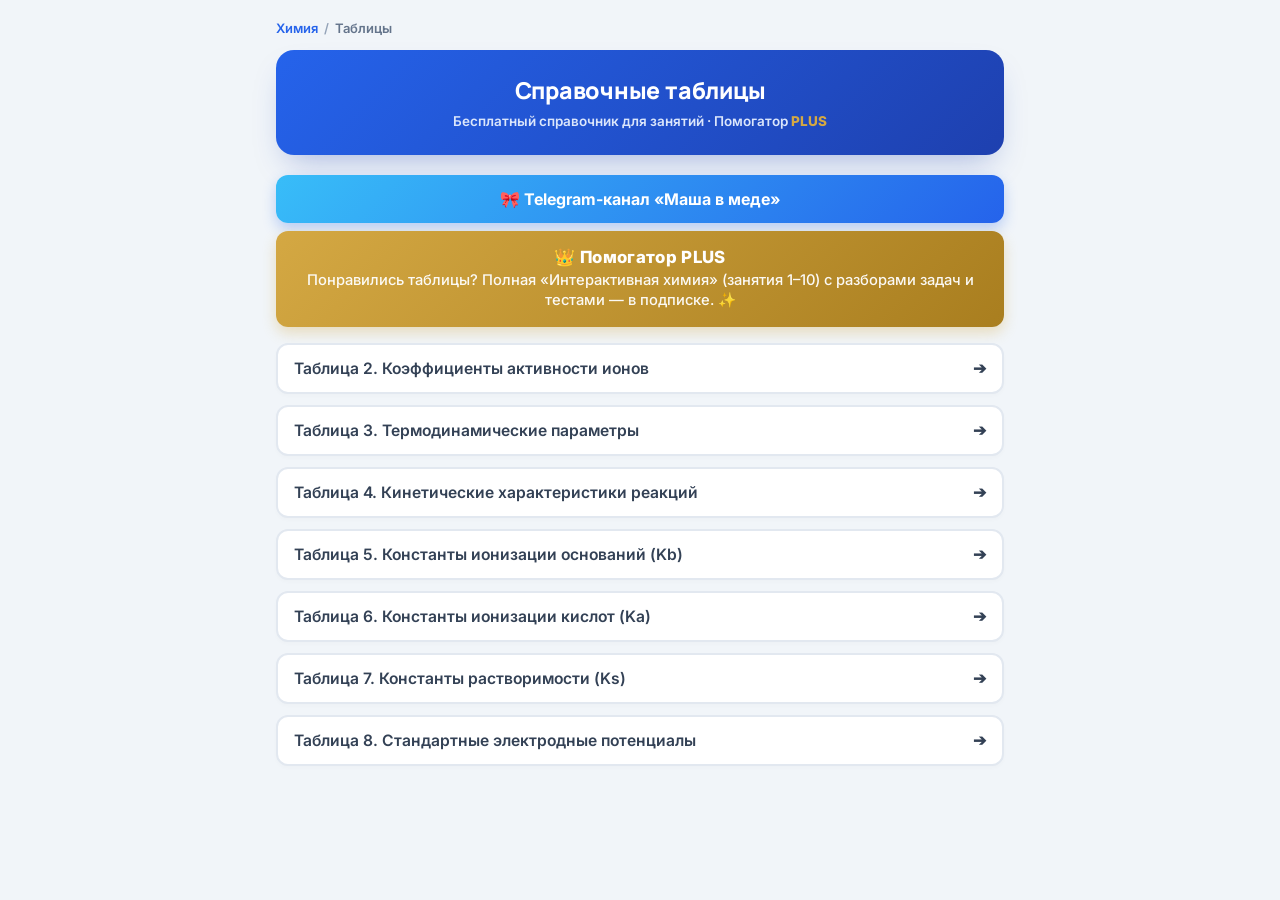
<file: tables.html>
<!DOCTYPE html>
<html lang="ru">
<head>
<meta charset="UTF-8" />
<meta name="viewport" content="width=device-width, initial-scale=1.0" />
<title>Справочные таблицы · Химия · Pomogator.med</title>
<link rel="preconnect" href="https://fonts.googleapis.com">
<link href="https://fonts.googleapis.com/css2?family=Manrope:wght@700;800&family=Inter:wght@400;500;600;700&display=swap" rel="stylesheet">
<link rel="stylesheet" href="style.css">
<style>
  /* стили, специфичные только для этой страницы (не дублируются больше нигде) */
  .instruction{ font-size:0.95rem; color:var(--text-secondary); margin-bottom:14px; text-align:center; }
  select{
    width:100%; padding:11px; border:2px solid #cbd5e1; border-radius:9px; font-size:1rem;
    color:var(--text-primary); outline:none; background:#f8fafc; cursor:pointer; margin-bottom:18px; font-family:inherit;
  }
  select:focus{ border-color:var(--blue-med); background:#fff; }
  #result-box{
    display:none; background:var(--blue-pale); padding:18px; border-radius:9px;
    border:2px solid #dbe6fb; font-size:1.02rem; line-height:1.6;
  }
  .result-item{ margin-bottom:8px; }
  .result-val{ font-weight:800; color:var(--blue-dark); }
  .content-title{ text-align:center; }
</style>
</head>
<body>
<div id="app">

  <div class="crumb">
    <a href="index.html">Химия</a><span class="sep">/</span><span>Таблицы</span>
  </div>

  <div class="header">
    <h1>Справочные таблицы</h1>
    <div class="subtitle">Бесплатный справочник для занятий · Помогатор <span class="plus">PLUS</span></div>
  </div>

  <div id="menu" class="view active">

    <a href="https://t.me/pomogator_pimu" target="_blank" class="tg-btn">🎀 Telegram-канал «Маша в меде»</a>

    <a href="https://t.me/pomogator_pimu" target="_blank" class="premium-btn">
      <div class="premium-title">👑 Помогатор PLUS</div>
      <div class="premium-desc">Понравились таблицы? Полная «Интерактивная химия» (занятия 1–10) с разборами задач и тестами — в подписке. ✨</div>
    </a>

    <div class="menu-grid">
      <button class="btn" onclick="openTable('table2')"><span class="btn-label"><span>Таблица 2. Коэффициенты активности ионов</span></span><span>➔</span></button>
      <button class="btn" onclick="openTable('table3')"><span class="btn-label"><span>Таблица 3. Термодинамические параметры</span></span><span>➔</span></button>
      <button class="btn" onclick="openTable('table4')"><span class="btn-label"><span>Таблица 4. Кинетические характеристики реакций</span></span><span>➔</span></button>
      <button class="btn" onclick="openTable('table5')"><span class="btn-label"><span>Таблица 5. Константы ионизации оснований (Kb)</span></span><span>➔</span></button>
      <button class="btn" onclick="openTable('table6')"><span class="btn-label"><span>Таблица 6. Константы ионизации кислот (Ka)</span></span><span>➔</span></button>
      <button class="btn" onclick="openTable('table7')"><span class="btn-label"><span>Таблица 7. Константы растворимости (Ks)</span></span><span>➔</span></button>
      <button class="btn" onclick="openTable('table8')"><span class="btn-label"><span>Таблица 8. Стандартные электродные потенциалы</span></span><span>➔</span></button>
    </div>
  </div>

  <div id="table-view" class="view">
    <button class="btn btn-back" onclick="closeTable()">⬅ Вернуться к списку таблиц</button>
    <div class="content-box">
      <div id="table-title" class="content-title"></div>
      <div id="table-instruction" class="instruction"></div>
      <div id="group-buttons" style="display:none; flex-wrap:wrap; gap:8px; margin-bottom:20px;"></div>
      <select id="element-select" onchange="showElementInfo()" style="display:none;">
        <option value="" disabled selected>-- Выберите элемент --</option>
      </select>
      <div id="result-box"></div>
    </div>
  </div>

</div>
<script src="tables-data.js"></script>
</body>
</html>
</file>
<file: style.css>
/* =====================================================================
   Pomogator.med — общий дизайн-система для раздела «Химия»
   Один файл вместо копий стилей в каждом уроке.
   ===================================================================== */

*, *::before, *::after { box-sizing: border-box; }

:root{
  --bg-page:#f1f5f9;
  --white:#ffffff;
  --text-primary:#334155;
  --text-secondary:#64748b;
  --text-faint:#94a3b8;

  --blue-med:#2563eb;
  --blue-dark:#1e40af;
  --blue-pale:#eff6ff;

  --gold:#d4a843;
  --gold-dark:#a97e1f;
  --gold-pale:#fffbeb;

  --green:#10b981;
  --green-dark:#0f9d63;
  --green-pale:#ecfdf5;

  --red:#ef4444;
  --red-dark:#b91c1c;
  --red-pale:#fef2f2;

  --pink:#ec4899;
  --pink-dark:#be185d;

  --radius:12px;
  --radius-lg:18px;
  --shadow-soft:0 10px 25px -5px rgba(15,23,42,0.06), 0 4px 10px -6px rgba(15,23,42,0.03);
  --shadow-hover:0 20px 35px -10px rgba(15,23,42,0.12);
  --transition:0.2s cubic-bezier(0.4,0,0.2,1);
}

html,body{
  margin:0;
  min-height:100%;
  background:var(--bg-page);
  color:var(--text-primary);
  font-family:'Inter',-apple-system,BlinkMacSystemFont,'Segoe UI',Roboto,Helvetica,Arial,sans-serif;
  -webkit-font-smoothing:antialiased;
}
h1,h2,h3,.brand{ font-family:'Manrope','Inter',sans-serif; }

#app{ max-width:760px; margin:0 auto; padding:20px 16px 60px; }

a{ color:inherit; }

/* ===== ШАПКА ===== */
.crumb{
  display:flex; align-items:center; gap:6px; flex-wrap:wrap;
  font-size:13px; font-weight:600; color:var(--text-secondary);
  margin-bottom:14px;
}
.crumb a{ color:var(--blue-med); text-decoration:none; }
.crumb a:hover{ text-decoration:underline; }
.crumb .sep{ color:var(--text-faint); }

.header{
  text-align:center;
  background:linear-gradient(135deg, var(--blue-med) 0%, var(--blue-dark) 100%);
  color:#fff;
  padding:26px 22px;
  border-radius:var(--radius-lg);
  box-shadow:0 16px 32px -12px rgba(30,64,175,0.35);
  margin-bottom:20px;
}
.header h1{
  margin:0; font-size:1.45rem; font-weight:800; letter-spacing:-0.01em; line-height:1.25;
}
.header .subtitle{
  margin-top:8px; font-size:13.5px; font-weight:600; color:#dbe6fb;
}
.header .subtitle .plus{ color:var(--gold); font-weight:800; }

/* ===== ВИДЫ (меню / контент) ===== */
.view{ display:none; }
.view.active{ display:block; }

/* ===== МЕНЮ ===== */
.menu-grid{ display:flex; flex-direction:column; gap:11px; }

.btn{
  background:var(--white);
  border:2px solid #e2e8f0;
  border-radius:var(--radius);
  padding:14px 16px;
  text-align:left;
  font-size:0.98rem;
  font-weight:600;
  color:var(--text-primary);
  cursor:pointer;
  transition:var(--transition);
  box-shadow:0 2px 4px rgba(15,23,42,0.02);
  width:100%;
  display:flex;
  align-items:center;
  justify-content:space-between;
  gap:10px;
  font-family:inherit;
}
.btn:hover{ border-color:var(--blue-med); background:var(--blue-pale); color:var(--blue-dark); transform:translateY(-1px); }
.btn:active{ transform:translateY(0); }
.btn .btn-label{ display:flex; align-items:center; gap:10px; }
.btn .btn-progress{
  font-size:11.5px; font-weight:700; color:var(--text-faint);
  background:#f1f5f9; padding:3px 8px; border-radius:100px; flex-shrink:0;
}
.btn .btn-progress.is-done{ color:var(--green-dark); background:var(--green-pale); }
.btn .btn-progress.has-errors{ color:var(--gold-dark); background:var(--gold-pale); }

.btn-back{ background:#e2e8f0; text-align:center; border:none; justify-content:center; margin-bottom:16px; }
.btn-back:hover{ background:#cbd5e1; color:var(--text-primary); }

/* телеграм / премиум-кнопки — сохранены как маркетинговые элементы, но приведены к общей палитре */
.tg-btn{
  text-decoration:none; display:block; background:linear-gradient(135deg,#38bdf8 0%, var(--blue-med) 100%);
  color:#fff !important; text-align:center !important; font-size:1rem; font-weight:700;
  padding:14px; border-radius:var(--radius); box-shadow:0 6px 14px rgba(37,99,235,0.28);
  transition:var(--transition); margin-bottom:8px;
}
.tg-btn:hover{ transform:translateY(-2px); box-shadow:0 10px 20px rgba(37,99,235,0.35); }

.premium-btn{
  text-decoration:none; display:block; background:linear-gradient(135deg, var(--gold) 0%, var(--gold-dark) 100%);
  color:#fff !important; text-align:center !important; padding:16px; border-radius:var(--radius);
  box-shadow:0 6px 14px rgba(212,168,67,0.32); transition:var(--transition); margin-bottom:16px;
}
.premium-btn:hover{ transform:translateY(-2px); box-shadow:0 10px 20px rgba(212,168,67,0.4); }
.premium-title{ font-size:1.05rem; font-weight:800; letter-spacing:0.02em; margin-bottom:4px; }
.premium-desc{ font-size:0.92rem; font-weight:500; opacity:0.95; line-height:1.35; }

/* ===== ПРОГРЕСС ===== */
.progress-bar{
  height:8px; background:#e2e8f0; border-radius:100px; overflow:hidden; margin-bottom:18px;
}
.progress-bar .fill{
  height:100%; background:linear-gradient(90deg, var(--blue-med), var(--green)); border-radius:100px;
  transition:width 0.4s ease; width:0%;
}
.progress-meta{
  display:flex; justify-content:space-between; font-size:12.5px; font-weight:600; color:var(--text-secondary);
  margin-bottom:14px;
}

/* ===== КОНТЕНТНЫЕ БЛОКИ ===== */
.content-box{
  background:var(--white); padding:22px; border-radius:var(--radius); box-shadow:var(--shadow-soft);
  margin-bottom:16px; border-left:5px solid var(--blue-med);
}
.content-title{ font-size:1.15rem; font-weight:800; margin-bottom:12px; color:#1e293b; }

.step{ background:#f8fafc; padding:15px; border-radius:10px; margin-bottom:14px; }
.step-q{ font-weight:700; margin-bottom:10px; }
.input-row{ display:flex; gap:10px; }
.input-row input{
  flex:1; padding:11px; border:2px solid #cbd5e1; border-radius:9px; font-size:1rem; font-family:inherit;
}
.input-row input:focus{ outline:none; border-color:var(--blue-med); }
.input-row button{
  padding:11px 18px; background:var(--blue-med); color:#fff; border:none; border-radius:9px;
  font-weight:700; cursor:pointer; font-family:inherit; transition:var(--transition);
}
.input-row button:hover{ background:var(--blue-dark); }
.input-row button:disabled{ background:#94a3b8; cursor:default; }

.solution{ margin-top:14px; padding:14px; border-radius:9px; display:none; line-height:1.6; font-size:0.96rem; }
.solution.correct{ background:var(--green-pale); border-left:4px solid var(--green); display:block; }
.solution.error{ background:var(--red-pale); border-left:4px solid var(--red); display:block; }

.test-option{
  display:block; width:100%; text-align:left; padding:12px 14px; margin-bottom:8px;
  background:#f8fafc; border:2px solid #e2e8f0; border-radius:9px; cursor:pointer;
  font-size:0.96rem; font-family:inherit; color:var(--text-primary); transition:var(--transition);
}
.test-option:hover:not(:disabled){ border-color:var(--blue-med); }
.test-option.correct-btn{ background:var(--green-pale); border-color:var(--green); color:var(--green-dark); font-weight:700; }
.test-option.error-btn{ background:var(--red-pale); border-color:var(--red); color:var(--red-dark); font-weight:700; }
.test-option:disabled{ cursor:default; }

.btn-show{
  background:var(--blue-pale); color:var(--blue-dark); border:none; padding:9px 14px; border-radius:8px;
  font-weight:700; cursor:pointer; font-family:inherit; font-size:0.9rem; transition:var(--transition);
}
.btn-show:hover{ background:#dbe6fb; }

.formula{
  background:var(--blue-pale); padding:10px 15px; border-radius:8px; font-family:'JetBrains Mono',monospace;
  font-size:1.05rem; color:var(--blue-med); margin:10px 0; display:inline-block;
}

/* ===== "ОШИБКИ" ===== */
.mistakes-empty{
  text-align:center; padding:40px 20px; color:var(--text-secondary);
}
.mistakes-empty .big{ font-size:2.2rem; margin-bottom:10px; }

/* ===== СПИСОК ЗАНЯТИЙ (index.html раздела) ===== */
.lesson-card{
  background:var(--white); border-radius:var(--radius-lg); box-shadow:var(--shadow-soft);
  padding:18px 20px; margin-bottom:12px; text-decoration:none; display:block;
  transition:var(--transition); border:1px solid transparent;
}
.lesson-card:hover{ transform:translateY(-2px); box-shadow:var(--shadow-hover); border-color:#dbe6fb; }
.lesson-card .lc-top{ display:flex; justify-content:space-between; align-items:flex-start; gap:10px; }
.lesson-card .lc-num{
  font-size:11.5px; font-weight:800; color:var(--blue-med); letter-spacing:0.04em; text-transform:uppercase;
}
.lesson-card h3{ font-size:1.02rem; font-weight:700; margin:4px 0 10px; color:#1e293b; }
.lesson-card .lc-progress-bar{ height:6px; background:#e2e8f0; border-radius:100px; overflow:hidden; }
.lesson-card .lc-progress-bar .fill{ height:100%; background:linear-gradient(90deg, var(--blue-med), var(--green)); }
.lesson-card .lc-pct{ font-size:11.5px; font-weight:700; color:var(--text-faint); margin-top:6px; display:block; }

footer.page-footer{
  text-align:center; padding:24px 0 10px; font-size:12px; color:var(--text-faint);
}

@media (max-width:480px){
  .header h1{ font-size:1.25rem; }
  .content-box{ padding:16px; }
}
</file>
